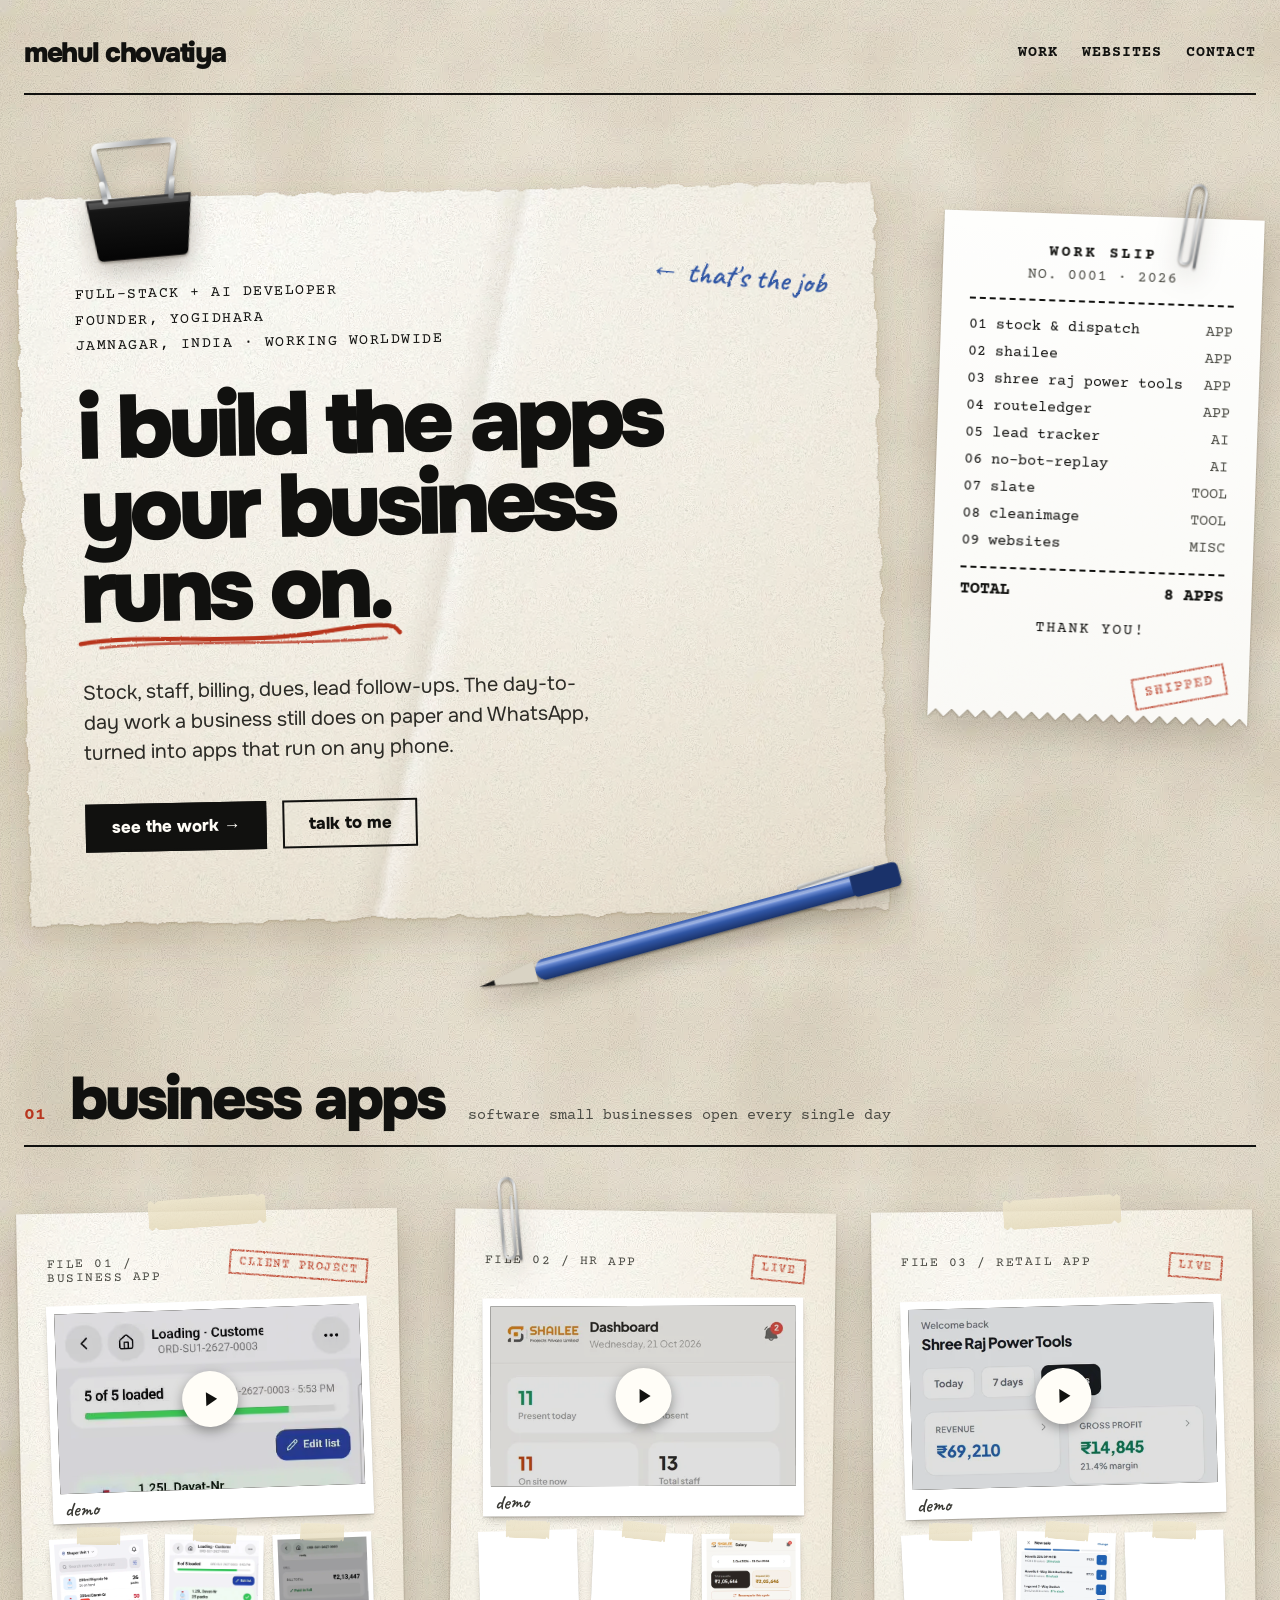
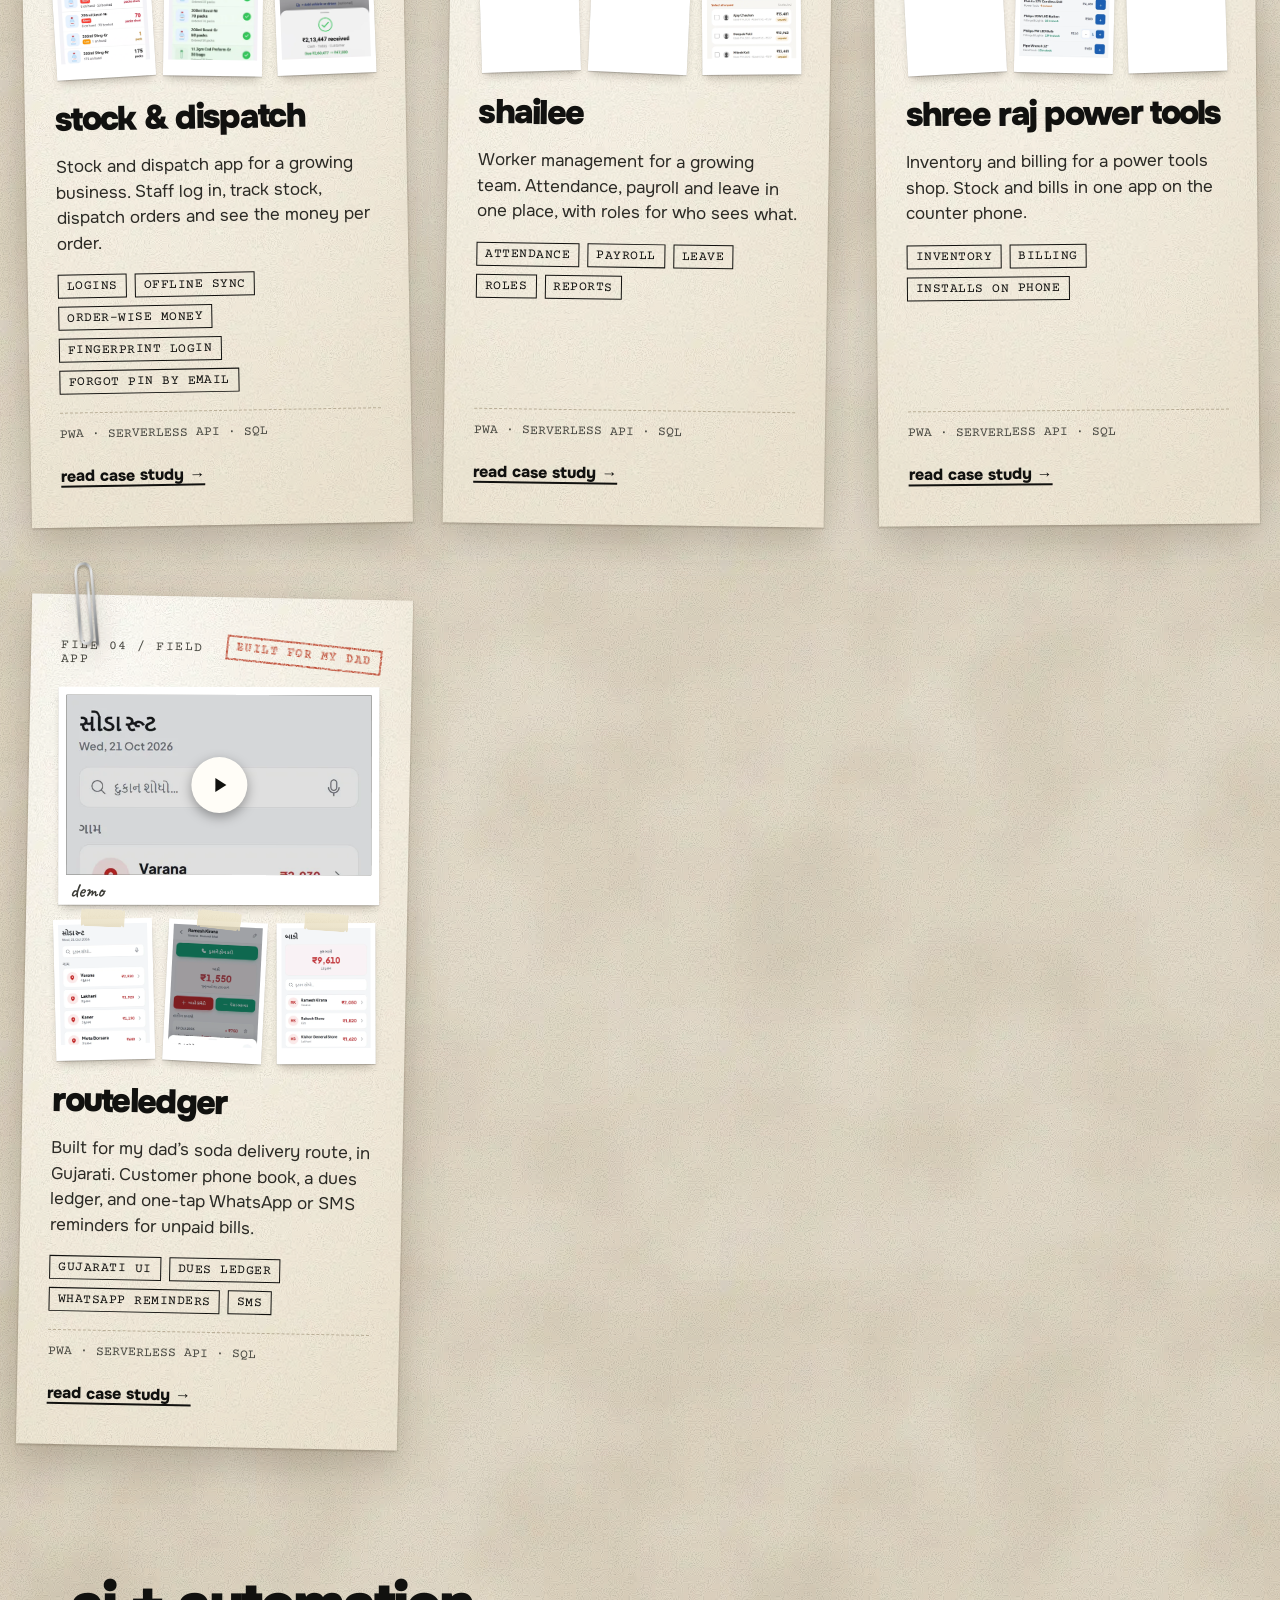
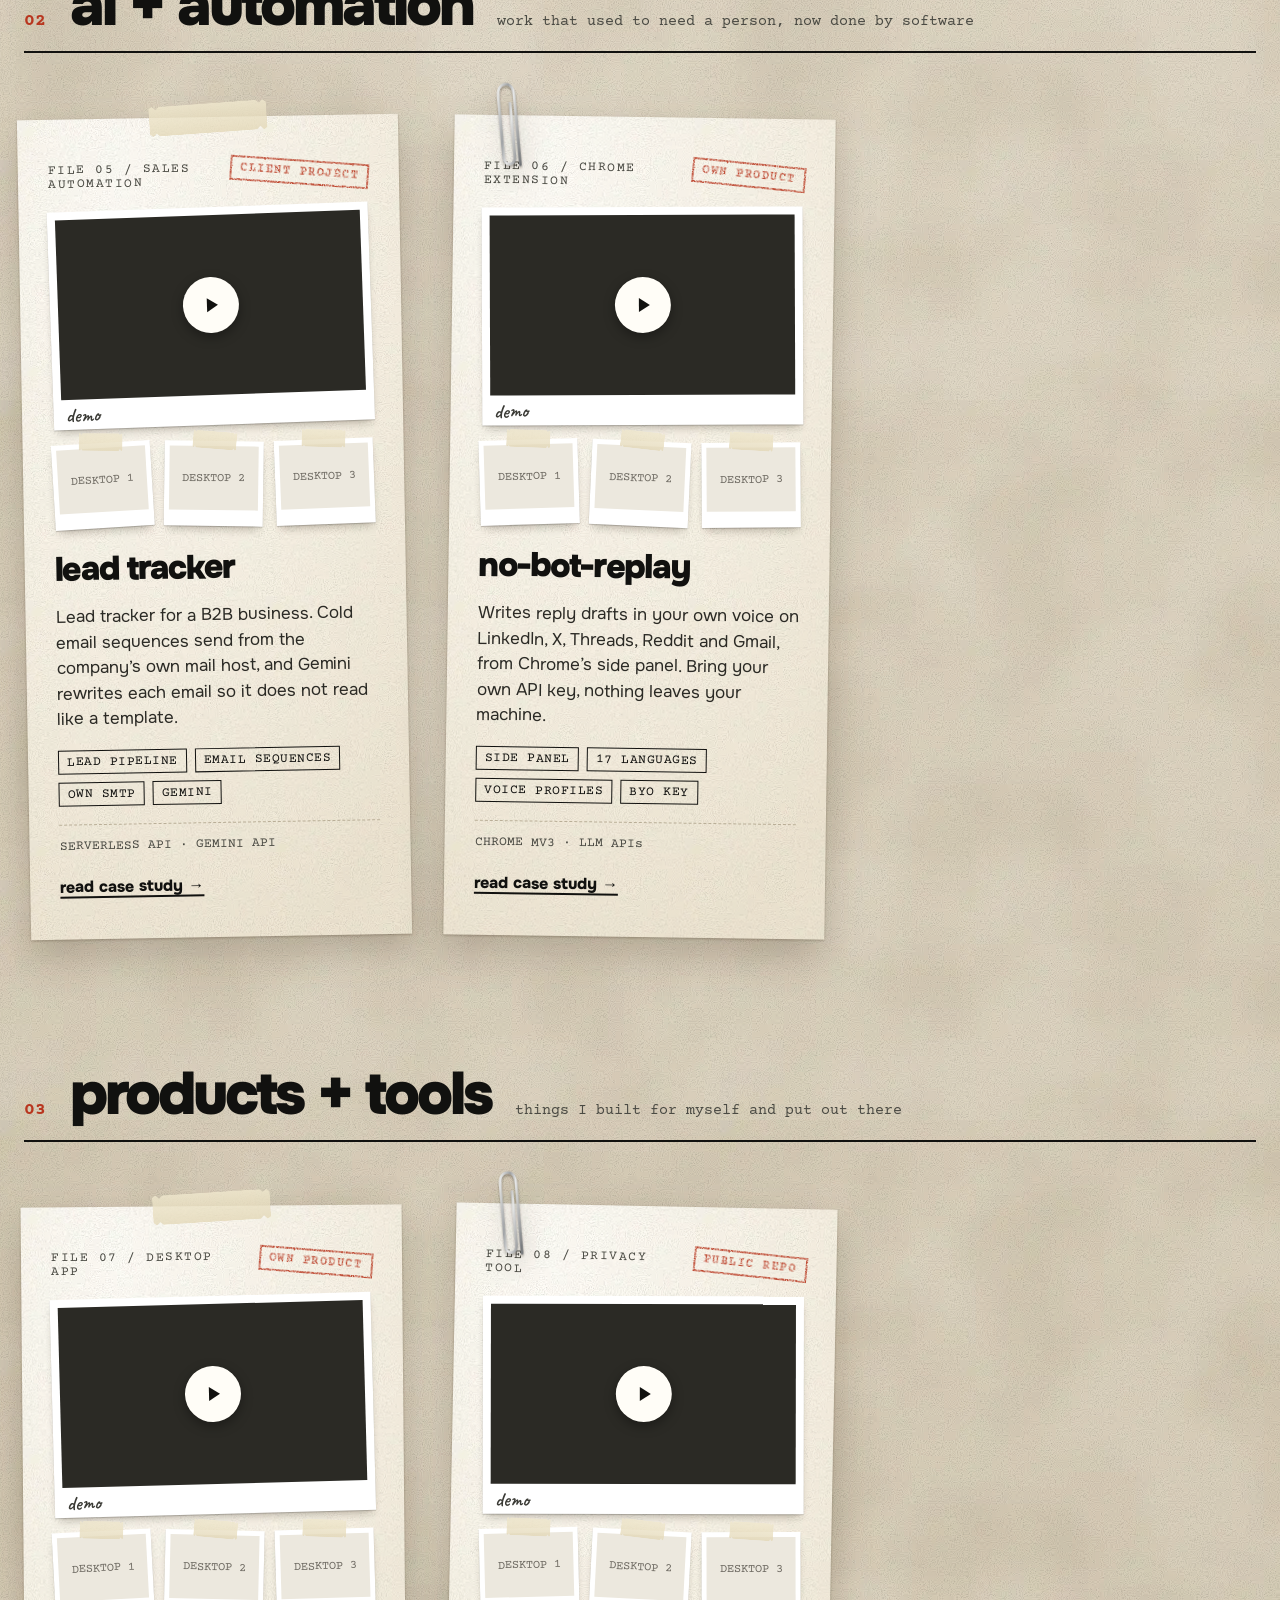
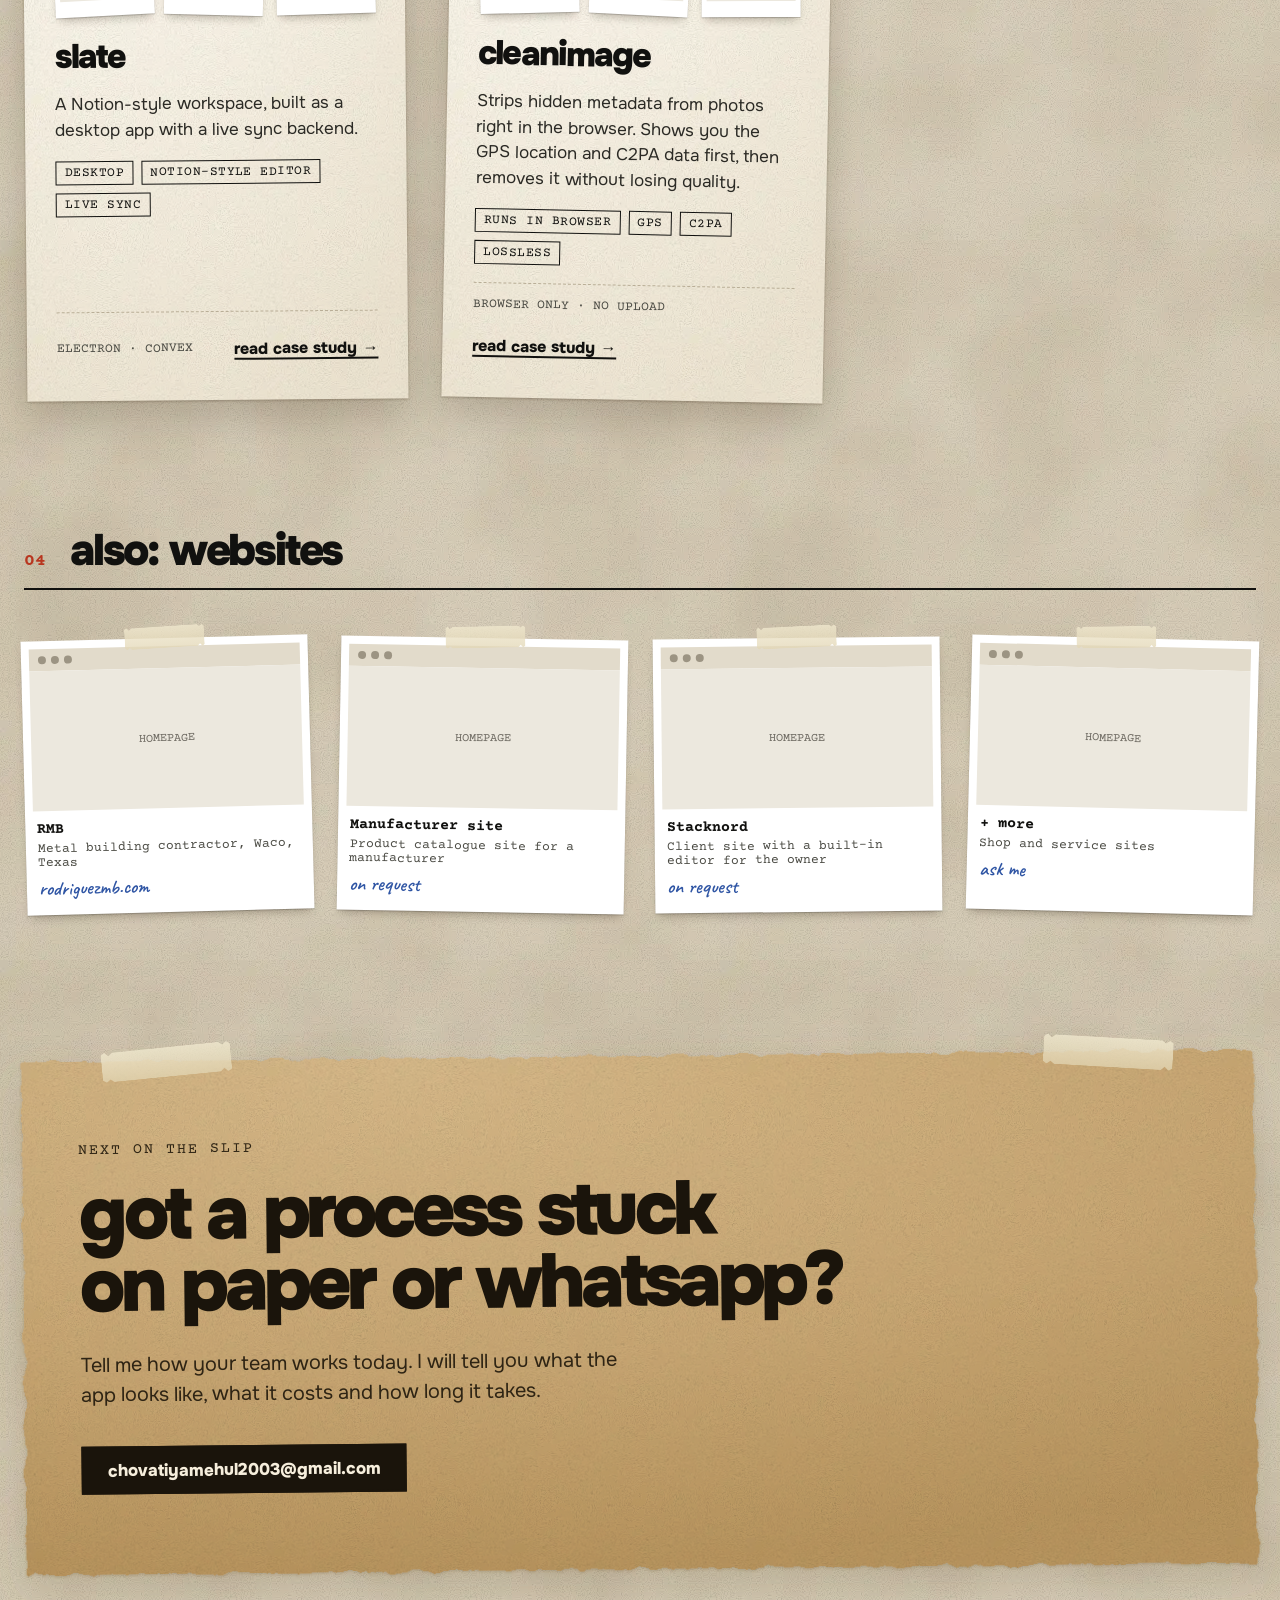
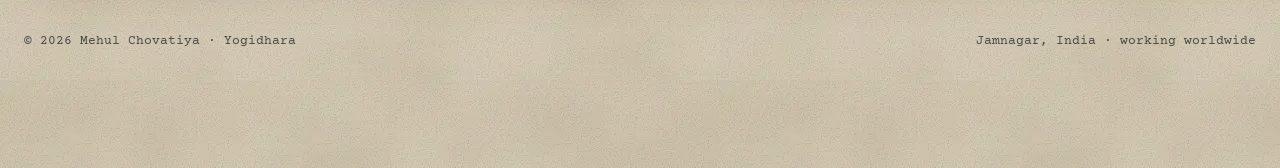
<file: index.html>
<!DOCTYPE html><html lang="en"> <head><meta charset="utf-8"><meta name="viewport" content="width=device-width, initial-scale=1"><title>Mehul Chovatiya · apps for the work your business runs on</title><meta name="description" content="Full-stack and AI developer from Jamnagar, India. Business apps, AI automation and products: stock and dispatch, HR and payroll, billing, sales automation, Chrome extensions."><link rel="canonical" href="https://mehul773.github.io/"><style>@font-face{font-family:'Onest Variable';font-style:normal;font-display:swap;font-weight:100 900;src:url(/_astro/onest-latin-wght-normal.Dun_Rd-l.woff2) format('woff2-variations');}</style><link rel="preload" href="/_astro/onest-latin-wght-normal.Dun_Rd-l.woff2" as="font" type="font/woff2" crossorigin><link rel="preload" href="/_astro/courier-prime-latin-400-normal.BbyBr73r.woff2" as="font" type="font/woff2" crossorigin><meta property="og:type" content="website"><meta property="og:site_name" content="Mehul Chovatiya"><meta property="og:title" content="Mehul Chovatiya · apps for the work your business runs on"><meta property="og:description" content="Full-stack and AI developer from Jamnagar, India. Business apps, AI automation and products: stock and dispatch, HR and payroll, billing, sales automation, Chrome extensions."><meta property="og:url" content="https://mehul773.github.io/"><meta property="og:image" content="https://mehul773.github.io/og.jpg"><meta property="og:image:width" content="1200"><meta property="og:image:height" content="630"><meta name="twitter:card" content="summary_large_image"><meta name="twitter:title" content="Mehul Chovatiya · apps for the work your business runs on"><meta name="twitter:description" content="Full-stack and AI developer from Jamnagar, India. Business apps, AI automation and products: stock and dispatch, HR and payroll, billing, sales automation, Chrome extensions."><meta name="twitter:image" content="https://mehul773.github.io/og.jpg"><meta name="author" content="Mehul Chovatiya"><meta name="theme-color" content="#E2DACB"><link rel="icon" href="/favicon.svg" type="image/svg+xml"><link rel="sitemap" href="/sitemap.xml"><script type="application/ld+json">{"@context":"https://schema.org","@type":"Person","@id":"https://mehul773.github.io/#mehul","name":"Mehul Chovatiya","url":"https://mehul773.github.io/","jobTitle":"Full-stack and AI developer","email":"mailto:chovatiyamehul2003@gmail.com","knowsAbout":["Progressive web apps","Business software","AI automation","Chrome extensions"],"worksFor":{"@type":"Organization","name":"Yogidhara","url":"https://yogidhara.com"},"address":{"@type":"PostalAddress","addressLocality":"Jamnagar","addressRegion":"Gujarat","addressCountry":"IN"},"sameAs":["https://github.com/Mehul773","https://www.linkedin.com/in/mehul-chovatiya-15a0521ba"]}</script><style>@font-face{font-family:Courier Prime;font-style:normal;font-display:swap;font-weight:400;src:url(/_astro/courier-prime-latin-ext-400-normal.B-EsvyE4.woff2) format("woff2"),url(/_astro/courier-prime-latin-ext-400-normal.CKOCNFvK.woff) format("woff");unicode-range:U+0100-02BA,U+02BD-02C5,U+02C7-02CC,U+02CE-02D7,U+02DD-02FF,U+0304,U+0308,U+0329,U+1D00-1DBF,U+1E00-1E9F,U+1EF2-1EFF,U+2020,U+20A0-20AB,U+20AD-20C0,U+2113,U+2C60-2C7F,U+A720-A7FF}@font-face{font-family:Courier Prime;font-style:normal;font-display:swap;font-weight:400;src:url(/_astro/courier-prime-latin-400-normal.BbyBr73r.woff2) format("woff2"),url(/_astro/courier-prime-latin-400-normal.BAlbUm6l.woff) format("woff");unicode-range:U+0000-00FF,U+0131,U+0152-0153,U+02BB-02BC,U+02C6,U+02DA,U+02DC,U+0304,U+0308,U+0329,U+2000-206F,U+20AC,U+2122,U+2191,U+2193,U+2212,U+2215,U+FEFF,U+FFFD}@font-face{font-family:Courier Prime;font-style:normal;font-display:swap;font-weight:700;src:url(/_astro/courier-prime-latin-ext-700-normal.ByMJlNdM.woff2) format("woff2"),url(/_astro/courier-prime-latin-ext-700-normal.BIFoAzHx.woff) format("woff");unicode-range:U+0100-02BA,U+02BD-02C5,U+02C7-02CC,U+02CE-02D7,U+02DD-02FF,U+0304,U+0308,U+0329,U+1D00-1DBF,U+1E00-1E9F,U+1EF2-1EFF,U+2020,U+20A0-20AB,U+20AD-20C0,U+2113,U+2C60-2C7F,U+A720-A7FF}@font-face{font-family:Courier Prime;font-style:normal;font-display:swap;font-weight:700;src:url(/_astro/courier-prime-latin-700-normal.D1YCjmaD.woff2) format("woff2"),url(/_astro/courier-prime-latin-700-normal.CVvp4Sof.woff) format("woff");unicode-range:U+0000-00FF,U+0131,U+0152-0153,U+02BB-02BC,U+02C6,U+02DA,U+02DC,U+0304,U+0308,U+0329,U+2000-206F,U+20AC,U+2122,U+2191,U+2193,U+2212,U+2215,U+FEFF,U+FFFD}@font-face{font-family:Caveat;font-style:normal;font-display:swap;font-weight:600;src:url(/_astro/caveat-cyrillic-ext-600-normal.DDEJyoof.woff2) format("woff2"),url(/_astro/caveat-cyrillic-ext-600-normal.BLVNc-Ct.woff) format("woff");unicode-range:U+0460-052F,U+1C80-1C8A,U+20B4,U+2DE0-2DFF,U+A640-A69F,U+FE2E-FE2F}@font-face{font-family:Caveat;font-style:normal;font-display:swap;font-weight:600;src:url(/_astro/caveat-cyrillic-600-normal.Ba_MyzgW.woff2) format("woff2"),url(/_astro/caveat-cyrillic-600-normal.CqH0c_uj.woff) format("woff");unicode-range:U+0301,U+0400-045F,U+0490-0491,U+04B0-04B1,U+2116}@font-face{font-family:Caveat;font-style:normal;font-display:swap;font-weight:600;src:url(/_astro/caveat-latin-ext-600-normal.DDJRD6ps.woff2) format("woff2"),url(/_astro/caveat-latin-ext-600-normal.shBvSnoU.woff) format("woff");unicode-range:U+0100-02BA,U+02BD-02C5,U+02C7-02CC,U+02CE-02D7,U+02DD-02FF,U+0304,U+0308,U+0329,U+1D00-1DBF,U+1E00-1E9F,U+1EF2-1EFF,U+2020,U+20A0-20AB,U+20AD-20C0,U+2113,U+2C60-2C7F,U+A720-A7FF}@font-face{font-family:Caveat;font-style:normal;font-display:swap;font-weight:600;src:url(/_astro/caveat-latin-600-normal.zlTlWIYU.woff2) format("woff2"),url(/_astro/caveat-latin-600-normal.DUjB8dgm.woff) format("woff");unicode-range:U+0000-00FF,U+0131,U+0152-0153,U+02BB-02BC,U+02C6,U+02DA,U+02DC,U+0304,U+0308,U+0329,U+2000-206F,U+20AC,U+2122,U+2191,U+2193,U+2212,U+2215,U+FEFF,U+FFFD}:root{--ink: #11110f;--ink-2: #2b2a25;--muted: #4a4a43;--faint: #6e6a62;--rule: #b9ae97;--accent: #b8361f;--pen: #2f55a4;--paper-hi: #fffefa;--paper: #f8f3e7;--paper-lo: #eee6d4;--desk: #e2dacb;--mono: "Courier Prime", "Courier New", monospace;--sans: "Onest Variable", "Onest", "Helvetica Neue", Arial, sans-serif;--hand: "Caveat", cursive;--shadow-sheet: drop-shadow(0 1px 1px rgba(45, 32, 15, .28)) drop-shadow(0 16px 20px rgba(45, 32, 15, .22));--shadow-photo: 0 1px 1px rgba(0, 0, 0, .18), 0 6px 10px -4px rgba(45, 32, 15, .32)}*,*:before,*:after{box-sizing:border-box}html{-webkit-text-size-adjust:100%;scroll-behavior:smooth}@media(prefers-reduced-motion:reduce){html{scroll-behavior:auto}}body{margin:0;color:var(--ink);font-family:var(--sans);background-color:var(--desk);background-image:url(/textures/fiber.webp),url(/textures/blotch.webp),radial-gradient(140% 90% at 50% 0%,#ede7da,#e2daca 55%,#d6ccb8);background-blend-mode:multiply,multiply,normal;background-size:240px 240px,720px 720px,auto;background-attachment:scroll;overflow-x:hidden}img,video{max-width:100%;height:auto;display:block}a{color:var(--ink)}a:hover{color:var(--accent)}:focus-visible{outline:3px solid var(--pen);outline-offset:3px}.skip{position:absolute;left:12px;top:-60px;z-index:50;padding:12px 16px;background:var(--ink);color:#fff;font-family:var(--mono)}.skip:focus{top:12px;color:#fff}.wrap{position:relative;max-width:1280px;margin:0 auto;padding:32px 24px 120px}.mono{font-family:var(--mono)}.hand{font-family:var(--hand);font-weight:600}.sr-only{position:absolute;width:1px;height:1px;padding:0;margin:-1px;overflow:hidden;clip:rect(0 0 0 0);white-space:nowrap;border:0}.site-head{display:flex;flex-wrap:wrap;justify-content:space-between;align-items:center;gap:16px;padding-bottom:20px;border-bottom:2px solid var(--ink)}.logo{font-weight:900;font-size:28px;letter-spacing:-1.5px;text-decoration:none}.site-nav{display:flex;flex-wrap:wrap;gap:24px;font-family:var(--mono);font-size:15px;font-weight:700;letter-spacing:1px}.site-nav a{text-decoration:none;padding:12px 0;display:inline-block}.sheet{position:relative;isolation:isolate}.sheet:before{content:"";position:absolute;inset:0;z-index:-1;background-image:url(/textures/fiber.webp),radial-gradient(120% 100% at 25% 8%,var(--paper-hi) 0%,var(--paper) 55%,var(--paper-lo) 100%);background-blend-mode:multiply,normal;filter:var(--shadow-sheet)}.sheet--torn:before{filter:url(#torn) var(--shadow-sheet)}.sheet--napkin:before{background-image:url(/textures/fiber.webp),linear-gradient(103deg,#0000 47%,#3c2d140f 49.5%,#ffffff80 50.5%,#0000 53%),radial-gradient(120% 100% at 25% 8%,#fffffc,#f6f2e8 60%,#ece5d6);background-blend-mode:multiply,normal,normal}.sheet--kraft:before{background-image:url(/textures/fiber.webp),radial-gradient(120% 100% at 30% 0%,#d6b98a,#c8a774 60%,#b8955f)}.tilt{transform:rotate(var(--tilt, 0deg))}.tape{position:absolute;z-index:3;height:30px;background:linear-gradient(180deg,#f0e8cecc,#e2d6b4bd);clip-path:polygon(0 8%,3% 0,6% 12%,9% 2%,91% 0,94% 10%,97% 1%,100% 9%,100% 92%,97% 100%,94% 88%,91% 99%,9% 100%,6% 90%,3% 100%,0 91%);pointer-events:none}.prop{position:absolute;z-index:4;pointer-events:none;filter:drop-shadow(0 2px 1px rgba(30,20,8,.35)) drop-shadow(0 10px 12px rgba(30,20,8,.25))}.stamp{filter:url(#stamp);display:inline-block;font-family:var(--mono);font-weight:700;letter-spacing:1.5px;color:var(--accent);border:2.5px solid var(--accent);opacity:.9;white-space:nowrap}.ink{filter:url(#ink)}.photo{position:relative;background:#fff;box-shadow:var(--shadow-photo)}.placeholder{display:flex;align-items:center;justify-content:center;text-align:center;background:#ece8de;color:var(--faint);font-family:var(--mono);font-size:12px;padding:8px}.hero{display:flex;flex-wrap:wrap;gap:56px;padding:96px 0 120px;align-items:flex-start}.hero-sheet{flex:999 1 560px;min-width:0;padding:84px 56px 72px}.hero-eyebrow{margin:0 0 28px;font-family:var(--mono);font-size:15px;letter-spacing:1.5px;line-height:1.7}.hero h1{margin:0;font-weight:900;font-size:clamp(46px,7vw,92px);line-height:.92;letter-spacing:-.06em}.underline{position:relative;display:inline-block}.underline svg{position:absolute;left:-6px;bottom:-18px;width:106%;height:26px}.hero-lede{margin:44px 0 0;font-size:20px;line-height:1.5;max-width:520px;color:var(--ink-2)}.hero-note{position:absolute;right:48px;top:72px;margin:0;font-size:30px;color:var(--pen);transform:rotate(6deg)}.btn-row{display:flex;flex-wrap:wrap;gap:16px;margin-top:36px}.btn{display:inline-flex;align-items:center;min-height:48px;padding:0 24px;text-decoration:none;font-weight:800;font-size:17px;border:2px solid var(--ink)}.btn--solid{background:var(--ink);color:#fffdf7}.btn--solid:hover{background:var(--accent);border-color:var(--accent);color:#fffdf7}.receipt-wrap{flex:1 1 320px;min-width:0;position:relative;margin-top:24px;filter:var(--shadow-sheet)}.receipt{position:relative;padding:30px 28px 84px;font-family:var(--mono);font-size:15px;background-image:url(/textures/fiber.webp),linear-gradient(180deg,#fdfdfa,#f5f4ee);background-blend-mode:soft-light,normal;-webkit-mask:linear-gradient(#000 0 0) top / 100% calc(100% - 9px) no-repeat,conic-gradient(from -45deg at bottom,#0000,#000 1deg 89deg,#0000 90deg) bottom / 16px 9px repeat-x;mask:linear-gradient(#000 0 0) top / 100% calc(100% - 9px) no-repeat,conic-gradient(from -45deg at bottom,#0000,#000 1deg 89deg,#0000 90deg) bottom / 16px 9px repeat-x}.receipt h2{margin:0;text-align:center;font-size:15px;letter-spacing:3px}.receipt-lines{list-style:none;margin:0;padding:12px 0;border-top:2px dashed var(--ink);border-bottom:2px dashed var(--ink)}.receipt-lines a{display:flex;justify-content:space-between;gap:12px;padding:5px 0;text-decoration:none}.receipt-lines a span:last-child{color:var(--muted)}.shelf{padding:32px 0 96px;scroll-margin-top:24px}.shelf-head{display:flex;flex-wrap:wrap;align-items:baseline;gap:8px 24px;border-bottom:2px solid var(--ink);padding-bottom:16px;margin-bottom:64px}.shelf-head .no{font-family:var(--mono);font-size:18px;font-weight:700;color:var(--accent)}.shelf-head h2{margin:0;font-weight:900;font-size:clamp(36px,5vw,60px);letter-spacing:-.05em;line-height:1}.shelf-head p{margin:0;flex:1 1 280px;font-family:var(--mono);font-size:15px;color:var(--muted)}.cards{display:grid;grid-template-columns:repeat(auto-fill,minmax(min(340px,100%),1fr));gap:72px 44px}.card{padding:44px 30px 30px;display:flex;flex-direction:column;gap:18px;transition:transform .25s ease}.card:hover{transform:rotate(var(--tilt, 0deg)) translateY(-4px)}.card-top{display:flex;justify-content:space-between;align-items:flex-start;gap:12px}.card-file{font-family:var(--mono);font-size:13px;letter-spacing:1.5px;color:var(--muted)}.card .stamp{font-size:12px;padding:4px 8px;transform:rotate(5deg)}.card h3{margin:6px 0 0;font-weight:900;font-size:34px;letter-spacing:-.05em;line-height:1}.card h3 a{text-decoration:none}.card h3 a:after{content:"";position:absolute;inset:0;z-index:1}.card-what{margin:0;font-size:17px;line-height:1.5;color:var(--ink-2)}.tags{display:flex;flex-wrap:wrap;gap:8px;list-style:none;margin:0;padding:0}.tags li{font-family:var(--mono);font-size:13px;letter-spacing:.5px;border:1.5px solid var(--ink);padding:4px 8px}.card-foot{display:flex;flex-wrap:wrap;justify-content:space-between;align-items:center;gap:12px;border-top:1.5px dashed var(--rule);padding-top:14px;margin-top:auto}.card-foot .stack{font-family:var(--mono);font-size:13px;color:var(--muted)}.card-foot .more{font-weight:800;font-size:16px;min-height:44px;display:inline-flex;align-items:center;text-decoration:underline;text-decoration-thickness:2px;text-underline-offset:4px}.media-main{padding:8px 8px 30px;transform:rotate(-1deg)}.media-main .frame{position:relative;height:180px;background:var(--ink-2);display:flex;align-items:center;justify-content:center;overflow:hidden}.media-main .frame img{position:absolute;inset:0;width:100%;height:100%;object-fit:cover;object-position:top;opacity:.85}.media-main .play{position:relative;z-index:1;box-shadow:0 4px 12px #00000059}.media-main .label{position:absolute;left:12px;bottom:2px;font-size:20px;color:#3a3a35}.play{width:56px;height:56px;border-radius:50%;background:#fffdf7;display:flex;align-items:center;justify-content:center}.media-shots{display:flex;gap:12px;margin-top:-2px}.media-shots .photo{flex:1 1 0;min-width:0;padding:5px 5px 16px}.media-shots img{width:100%;object-fit:cover;object-position:top}.sites{display:grid;grid-template-columns:repeat(auto-fill,minmax(min(240px,100%),1fr));gap:40px 28px}.site-card{display:block;padding:8px 8px 14px;text-decoration:none}.site-card .bar{display:flex;gap:5px;padding:7px 9px;background:#e2dbcb}.site-card .bar span{width:8px;height:8px;border-radius:50%;background:#9c9483}.site-card p{margin:4px 4px 0}.contact{margin-top:48px;padding:80px 56px;scroll-margin-top:24px}.contact h2{margin:0;font-weight:900;font-size:clamp(38px,6vw,76px);line-height:.95;letter-spacing:-.06em;color:#1a140b}.contact p{color:#2e2414}.contact .btn{border-color:#1a140b;color:#1a140b}.contact .btn--solid{background:#1a140b;color:#f6eedc}.contact .btn--solid:hover{background:var(--accent);border-color:var(--accent)}.site-foot{margin-top:64px;display:flex;flex-wrap:wrap;justify-content:space-between;gap:12px;font-family:var(--mono);font-size:13px;color:var(--muted)}.cs-head{padding:64px 0 40px}.cs-head h1{margin:24px 0 0;font-weight:900;font-size:clamp(48px,8vw,104px);line-height:.9;letter-spacing:-.06em}.cs-head .stamp{font-size:13px;padding:4px 10px;transform:rotate(-3deg)}.demo-login{margin:16px 0 0;font-size:14px;line-height:1.7;color:var(--ink-2)}.demo-login span{color:var(--muted)}.cs-lede{margin:28px 0 0;font-size:22px;line-height:1.5;max-width:700px;color:var(--ink-2)}.facts{display:grid;grid-template-columns:repeat(auto-fit,minmax(200px,1fr));border-top:2px solid var(--ink);border-bottom:2px solid var(--ink);font-family:var(--mono);margin:0}.facts div{padding:20px 20px 20px 0}.facts dt{font-size:13px;letter-spacing:1.5px;color:var(--muted)}.facts dd{margin:6px 0 0;font-size:18px;font-weight:700}.cs-video{margin:64px 0 40px;padding:28px}.cs-video .frame{position:relative;aspect-ratio:16 / 9;background:var(--ink-2);display:flex;align-items:center;justify-content:center}.cs-video video{width:100%;height:100%}.cs-phone{display:flex;flex-wrap:wrap;align-items:center;justify-content:center;gap:56px 72px;margin:72px 0 64px}.device{position:relative;flex:0 0 auto;width:min(320px,100%);padding:12px;background:#141412;border-radius:46px;box-shadow:0 2px 2px #00000040,0 30px 40px -18px #2d200f8c,inset 0 0 0 2px #3a3a36}.device video{display:block;width:100%;height:auto;aspect-ratio:392 / 810;border-radius:34px;background:#2b2a25;object-fit:cover}.flow{flex:1 1 360px;min-width:0;max-width:560px;padding:40px 36px 32px}.flow-head{margin:0 0 16px;font-size:14px;letter-spacing:2px;color:var(--muted)}.flow ol{margin:0;padding:0;list-style:none;counter-reset:step}.flow li{counter-increment:step;display:flex;gap:16px;padding:12px 0;border-bottom:1.5px dashed var(--rule);font-size:18px;line-height:1.45}.flow li:before{content:counter(step,decimal-leading-zero);font-family:var(--mono);font-weight:700;color:var(--accent);flex:0 0 auto;padding-top:2px}.flow-note{margin:18px 0 0;font-size:24px;color:var(--pen)}.cs-screens.cs-screens--phone{grid-template-columns:repeat(auto-fill,minmax(min(140px,45%),1fr));gap:28px 20px}.cs-screens--phone figure{padding:6px 6px 12px}.cs-screens--phone img{width:100%;height:auto;background:#ece8de}.cs-screens--phone figcaption{font-size:13px;margin-top:8px}.cs-screens{display:grid;grid-template-columns:repeat(auto-fill,minmax(min(200px,100%),1fr));gap:32px 24px;padding:8px 0 56px}.cs-screens figure{margin:0;padding:10px 10px 16px}.cs-screens figcaption{margin-top:12px;text-align:center;font-family:var(--mono);font-size:14px}.cs-block{display:flex;flex-wrap:wrap;gap:24px 48px;padding:32px 0 48px;border-top:1.5px dashed var(--rule)}.cs-block>header{flex:1 1 240px;min-width:0}.cs-block>header .no{font-family:var(--mono);font-size:18px;font-weight:700;color:var(--accent)}.cs-block>header h2{margin:8px 0 0;font-weight:900;font-size:44px;letter-spacing:-.05em;line-height:1}.cs-block>.body{flex:2 1 420px;min-width:0}.features{display:grid;grid-template-columns:repeat(auto-fill,minmax(min(220px,100%),1fr));gap:20px;list-style:none;margin:0;padding:0}.features li{padding:20px}.features h3{margin:0;font-weight:800;font-size:19px;letter-spacing:-.02em}.features p{margin:8px 0 0;font-size:16px;line-height:1.5;color:var(--ink-2)}.quote{margin-top:32px;padding:48px 40px}.quote blockquote{margin:0;font-weight:900;font-size:clamp(28px,4vw,48px);line-height:1.05;letter-spacing:-.04em}.cs-next{display:flex;flex-wrap:wrap;justify-content:space-between;align-items:center;gap:24px;margin-top:72px;padding-top:32px;border-top:2px solid var(--ink)}.zoom{display:block;width:100%;padding:0;border:0;background:none;cursor:zoom-in}.zoom:hover img{filter:brightness(1.04)}.lightbox{width:100vw;height:100dvh;max-width:none;max-height:none;margin:0;padding:0;border:0;background:transparent;color:#f2efe6}.lightbox::backdrop{background:#11110fe0}.lightbox[open]{display:flex;align-items:center;justify-content:center}.lb-figure{margin:0;display:flex;flex-direction:column;align-items:center;gap:14px;pointer-events:none}.lb-img{max-width:min(92vw,1200px);max-height:calc(100dvh - 120px);width:auto;height:auto;background:#fff;box-shadow:0 20px 50px #00000080;pointer-events:auto}.lb-cap{font-size:15px;letter-spacing:1px}.lb-btn{position:fixed;width:52px;height:52px;border-radius:50%;border:0;background:#fffdf7;color:#11110f;font-size:22px;font-weight:700;cursor:pointer;box-shadow:0 6px 16px #0006}.lb-btn:hover{background:var(--accent);color:#fffdf7}.lb-prev{left:20px;top:50%;transform:translateY(-50%)}.lb-next{right:20px;top:50%;transform:translateY(-50%)}.lb-close{right:20px;top:20px}@media(max-width:720px){.wrap{padding:20px 16px 80px}.hero{padding:64px 0 80px;gap:48px}.hero-sheet{padding:64px 24px 48px}.hero-note,.prop--pen{display:none}.tilt{transform:rotate(calc(var(--tilt, 0deg) * .4))}.card{padding:40px 20px 24px}.contact{padding:56px 24px}.cs-video{padding:12px}.lb-prev,.lb-next{top:auto;bottom:20px;transform:none}.lb-img{max-height:calc(100dvh - 160px)}.sheet--torn:before{filter:none}.sheet:before{filter:none;box-shadow:0 1px 1px #2d200f40,0 12px 18px -8px #2d200f4d}.receipt-wrap{filter:none}.prop{filter:drop-shadow(0 4px 4px rgba(30,20,8,.3))}.ink,.stamp{filter:none}}@media(prefers-reduced-motion:reduce){.card,.card:hover{transition:none}}
</style></head> <body> <a class="skip" href="#main">Skip to content</a> <!-- Paper effects: filters + gradients used across the page. Drawn in code, no photos. --> <svg aria-hidden="true" width="0" height="0" style="position:absolute"> <defs> <filter id="torn" x="-4%" y="-4%" width="108%" height="108%"> <feTurbulence type="fractalNoise" baseFrequency="0.045" numOctaves="4" seed="7" result="n"></feTurbulence> <feDisplacementMap in="SourceGraphic" in2="n" scale="9" xChannelSelector="R" yChannelSelector="G"></feDisplacementMap> </filter> <filter id="ink" x="-5%" y="-20%" width="110%" height="140%"> <feTurbulence type="fractalNoise" baseFrequency="0.7" numOctaves="2" result="t"></feTurbulence> <feDisplacementMap in="SourceGraphic" in2="t" scale="2.2" xChannelSelector="R" yChannelSelector="G"></feDisplacementMap> </filter> <filter id="stamp" x="-10%" y="-20%" width="120%" height="140%"> <feTurbulence type="fractalNoise" baseFrequency="0.9" numOctaves="2" seed="3" result="noise"></feTurbulence> <feColorMatrix in="noise" type="matrix" values="0 0 0 0 0  0 0 0 0 0  0 0 0 0 0  0 0 0 -2.4 1.9" result="holes"></feColorMatrix> <feComposite in="SourceGraphic" in2="holes" operator="in" result="speckled"></feComposite> <feTurbulence type="fractalNoise" baseFrequency="0.5" numOctaves="2" result="t2"></feTurbulence> <feDisplacementMap in="speckled" in2="t2" scale="2" xChannelSelector="R" yChannelSelector="G"></feDisplacementMap> </filter> <linearGradient id="metal" x1="0" y1="0" x2="1" y2="1"> <stop offset="0" stop-color="#F4F4F2"></stop><stop offset=".35" stop-color="#9DA0A3"></stop><stop offset=".55" stop-color="#E9EAEA"></stop><stop offset="1" stop-color="#6D7074"></stop> </linearGradient> <linearGradient id="clipbody" x1="0" y1="0" x2="0" y2="1"> <stop offset="0" stop-color="#3A3A3A"></stop><stop offset=".18" stop-color="#151515"></stop><stop offset="1" stop-color="#050505"></stop> </linearGradient> <linearGradient id="barrel" x1="0" y1="0" x2="0" y2="1"> <stop offset="0" stop-color="#3B5FB0"></stop><stop offset=".3" stop-color="#6F8FD6"></stop><stop offset=".55" stop-color="#2F55A4"></stop><stop offset="1" stop-color="#1A326A"></stop> </linearGradient> </defs> </svg> <div class="wrap"> <header class="site-head"> <a class="logo" href="/">mehul chovatiya</a> <nav class="site-nav" aria-label="Main"> <a href="/#apps">WORK</a> <a href="/#websites">WEBSITES</a> <a href="/#contact">CONTACT</a> </nav> </header> <main id="main">  <section class="hero" id="top"> <div class="sheet sheet--napkin sheet--torn hero-sheet tilt" style="--tilt:-1.2deg"> <svg aria-hidden="true" class="prop" viewBox="0 0 120 112" width="132" style="top:-58px;left:56px;transform:rotate(-4deg)"><path d="M34 54 L24 10 Q22 3 29 3 L91 3 Q98 3 96 10 L86 54" fill="none" stroke="url(#metal)" stroke-width="5" stroke-linecap="round"></path><path d="M12 52 L108 52 L101 104 Q100 108 96 108 L24 108 Q20 108 19 104 Z" fill="url(#clipbody)"></path><path d="M14 54 L106 54 L105 60 L15 60 Z" fill="#FFFFFF" opacity=".18"></path><path d="M30 54 L28 38 M90 54 L92 38" stroke="url(#metal)" stroke-width="5" stroke-linecap="round"></path></svg> <p class="hero-eyebrow">FULL-STACK + AI DEVELOPER<br>FOUNDER, YOGIDHARA<br>JAMNAGAR, INDIA · WORKING WORLDWIDE</p> <h1>i build the apps<br>your business<br><span class="underline">runs on.<svg aria-hidden="true" class="ink" viewBox="0 0 400 30" preserveAspectRatio="none"><path d="M6 20 C 80 8, 200 26, 300 12 S 390 10, 396 14" fill="none" stroke="#B8361F" stroke-width="5" stroke-linecap="round"></path><path d="M30 25 C 140 16, 260 28, 380 20" fill="none" stroke="#B8361F" stroke-width="3" stroke-linecap="round" opacity=".8"></path></svg></span></h1> <p class="hero-lede">Stock, staff, billing, dues, lead follow-ups. The day-to-day work a business still does on paper and WhatsApp, turned into apps that run on any phone.</p> <p class="hero-note hand ink" aria-hidden="true">← that's the job</p> <div class="btn-row"> <a class="btn btn--solid" href="#apps">see the work →</a> <a class="btn" href="#contact">talk to me</a> </div> <svg aria-hidden="true" class="prop prop--pen" viewBox="0 0 520 40" width="460" style="right:-40px;bottom:-34px;transform:rotate(-14deg)"><rect x="70" y="8" width="380" height="24" rx="12" fill="url(#barrel)"></rect><rect x="70" y="11" width="380" height="4" rx="2" fill="#FFFFFF" opacity=".35"></rect><path d="M70 8 L22 17 Q8 20 22 23 L70 32 Z" fill="#D9D3C4"></path><path d="M22 17 L4 20 L22 23 Z" fill="#1A1A1A"></path><rect x="440" y="6" width="56" height="28" rx="6" fill="#1A326A"></rect><rect x="380" y="3" width="90" height="6" rx="3" fill="url(#metal)"></rect></svg> </div> <div class="receipt-wrap tilt" style="--tilt:2deg"> <svg aria-hidden="true" class="prop" viewBox="0 0 40 120" width="32" style="top:-38px;right:54px;transform:rotate(8deg)"><path d="M28 108 L28 22 Q28 6 18 6 Q8 6 8 22 L8 96 Q8 106 15 106 Q22 106 22 96 L22 30" fill="none" stroke="url(#metal)" stroke-width="3.2" stroke-linecap="round"></path></svg> <aside class="receipt" aria-labelledby="slip-title"> <h2 id="slip-title">WORK SLIP</h2> <p style="margin:6px 0 16px;text-align:center;letter-spacing:1px;color:var(--muted)">NO. 0001 · 2026</p> <ul class="receipt-lines"> <li><a href="/work/stock-dispatch/"><span>01 stock &amp; dispatch</span><span>APP</span></a></li><li><a href="/work/shailee/"><span>02 shailee</span><span>APP</span></a></li><li><a href="/work/shree-raj-power-tools/"><span>03 shree raj power tools</span><span>APP</span></a></li><li><a href="/work/routeledger/"><span>04 routeledger</span><span>APP</span></a></li><li><a href="/work/lead-tracker/"><span>05 lead tracker</span><span>AI</span></a></li><li><a href="/work/no-bot-replay/"><span>06 no-bot-replay</span><span>AI</span></a></li><li><a href="/work/slate/"><span>07 slate</span><span>TOOL</span></a></li><li><a href="/work/cleanimage/"><span>08 cleanimage</span><span>TOOL</span></a></li> <li><a href="#websites"><span>09 websites</span><span>MISC</span></a></li> </ul> <p style="display:flex;justify-content:space-between;margin:12px 0 0;font-weight:700;font-size:17px"><span>TOTAL</span><span>8 APPS</span></p> <p style="margin:18px 0 0;text-align:center;letter-spacing:2px">THANK YOU!</p> <span class="stamp" aria-hidden="true" style="position:absolute;right:22px;bottom:22px;font-size:14px;letter-spacing:2px;padding:6px 10px;transform:rotate(-12deg)">SHIPPED</span> </aside> </div> </section> <section class="shelf" id="apps" aria-labelledby="apps-title"> <div class="shelf-head"> <span class="no">01</span> <h2 id="apps-title">business apps</h2> <p>software small businesses open every single day</p> </div> <div class="cards"> <article class="sheet card tilt" style="--tilt:-1deg"> <div class="tape" style="top:-14px;left:50%;width:118px;margin-left:-59px;transform:rotate(-3deg)"></div> <div class="card-top"> <span class="card-file">FILE 01 / BUSINESS APP</span> <span class="stamp">CLIENT PROJECT</span> </div> <div class="photo media-main" aria-hidden="true"> <div class="frame"> <img src="/media/stock-dispatch/poster.webp" alt="" loading="lazy" decoding="async"> <span class="play"><svg width="20" height="20" viewBox="0 0 20 20"><path d="M6 3 L17 10 L6 17 Z" fill="#11110F"></path></svg></span> </div> <span class="label hand">demo</span> </div> <div class="media-shots" aria-hidden="true"> <div class="photo tilt" style="--tilt:-2.5deg"> <div class="tape" style="top:-10px;left:50%;width:44px;height:18px;margin-left:-22px;transform:rotate(4deg)"></div> <img src="/media/stock-dispatch/stock.webp" alt="" width="480" height="974" loading="lazy" decoding="async" style="height:120px"> </div><div class="photo tilt" style="--tilt:1.8deg"> <div class="tape" style="top:-10px;left:50%;width:44px;height:18px;margin-left:-22px;transform:rotate(4deg)"></div> <img src="/media/stock-dispatch/loading.webp" alt="" width="392" height="810" loading="lazy" decoding="async" style="height:120px"> </div><div class="photo tilt" style="--tilt:-1.2deg"> <div class="tape" style="top:-10px;left:50%;width:44px;height:18px;margin-left:-22px;transform:rotate(4deg)"></div> <img src="/media/stock-dispatch/payment-received.webp" alt="" width="392" height="810" loading="lazy" decoding="async" style="height:120px"> </div> </div> <h3><a href="/work/stock-dispatch/">stock &amp; dispatch</a></h3> <p class="card-what">Stock and dispatch app for a growing business. Staff log in, track stock, dispatch orders and see the money per order.</p> <ul class="tags" aria-label="Features"> <li>LOGINS</li><li>OFFLINE SYNC</li><li>ORDER-WISE MONEY</li><li>FINGERPRINT LOGIN</li><li>FORGOT PIN BY EMAIL</li> </ul> <div class="card-foot"> <span class="stack">PWA · SERVERLESS API · SQL</span> <span class="more" aria-hidden="true">read case study →</span> </div> </article><article class="sheet card tilt" style="--tilt:0.8deg"> <svg aria-hidden="true" class="prop" viewBox="0 0 40 120" width="32" style="top:-36px;left:40px;transform:rotate(-6deg)"><path d="M28 108 L28 22 Q28 6 18 6 Q8 6 8 22 L8 96 Q8 106 15 106 Q22 106 22 96 L22 30" fill="none" stroke="url(#metal)" stroke-width="3.2" stroke-linecap="round"></path></svg> <div class="card-top"> <span class="card-file">FILE 02 / HR APP</span> <span class="stamp">LIVE</span> </div> <div class="photo media-main" aria-hidden="true"> <div class="frame"> <img src="/media/shailee/poster.webp" alt="" loading="lazy" decoding="async"> <span class="play"><svg width="20" height="20" viewBox="0 0 20 20"><path d="M6 3 L17 10 L6 17 Z" fill="#11110F"></path></svg></span> </div> <span class="label hand">demo</span> </div> <div class="media-shots" aria-hidden="true"> <div class="photo tilt" style="--tilt:-2.5deg"> <div class="tape" style="top:-10px;left:50%;width:44px;height:18px;margin-left:-22px;transform:rotate(4deg)"></div> <img src="/media/shailee/dashboard.webp" alt="" width="480" height="1038" loading="lazy" decoding="async" style="height:120px"> </div><div class="photo tilt" style="--tilt:1.8deg"> <div class="tape" style="top:-10px;left:50%;width:44px;height:18px;margin-left:-22px;transform:rotate(4deg)"></div> <img src="/media/shailee/attendance.webp" alt="" width="480" height="1038" loading="lazy" decoding="async" style="height:120px"> </div><div class="photo tilt" style="--tilt:-1.2deg"> <div class="tape" style="top:-10px;left:50%;width:44px;height:18px;margin-left:-22px;transform:rotate(4deg)"></div> <img src="/media/shailee/salary.webp" alt="" width="480" height="1038" loading="lazy" decoding="async" style="height:120px"> </div> </div> <h3><a href="/work/shailee/">shailee</a></h3> <p class="card-what">Worker management for a growing team. Attendance, payroll and leave in one place, with roles for who sees what.</p> <ul class="tags" aria-label="Features"> <li>ATTENDANCE</li><li>PAYROLL</li><li>LEAVE</li><li>ROLES</li><li>REPORTS</li> </ul> <div class="card-foot"> <span class="stack">PWA · SERVERLESS API · SQL</span> <span class="more" aria-hidden="true">read case study →</span> </div> </article><article class="sheet card tilt" style="--tilt:-0.5deg"> <div class="tape" style="top:-14px;left:50%;width:118px;margin-left:-59px;transform:rotate(-3deg)"></div> <div class="card-top"> <span class="card-file">FILE 03 / RETAIL APP</span> <span class="stamp">LIVE</span> </div> <div class="photo media-main" aria-hidden="true"> <div class="frame"> <img src="/media/shree-raj-power-tools/poster.webp" alt="" loading="lazy" decoding="async"> <span class="play"><svg width="20" height="20" viewBox="0 0 20 20"><path d="M6 3 L17 10 L6 17 Z" fill="#11110F"></path></svg></span> </div> <span class="label hand">demo</span> </div> <div class="media-shots" aria-hidden="true"> <div class="photo tilt" style="--tilt:-2.5deg"> <div class="tape" style="top:-10px;left:50%;width:44px;height:18px;margin-left:-22px;transform:rotate(4deg)"></div> <img src="/media/shree-raj-power-tools/dashboard.webp" alt="" width="480" height="1038" loading="lazy" decoding="async" style="height:120px"> </div><div class="photo tilt" style="--tilt:1.8deg"> <div class="tape" style="top:-10px;left:50%;width:44px;height:18px;margin-left:-22px;transform:rotate(4deg)"></div> <img src="/media/shree-raj-power-tools/products.webp" alt="" width="480" height="1038" loading="lazy" decoding="async" style="height:120px"> </div><div class="photo tilt" style="--tilt:-1.2deg"> <div class="tape" style="top:-10px;left:50%;width:44px;height:18px;margin-left:-22px;transform:rotate(4deg)"></div> <img src="/media/shree-raj-power-tools/sale-saved.webp" alt="" width="480" height="1038" loading="lazy" decoding="async" style="height:120px"> </div> </div> <h3><a href="/work/shree-raj-power-tools/">shree raj power tools</a></h3> <p class="card-what">Inventory and billing for a power tools shop. Stock and bills in one app on the counter phone.</p> <ul class="tags" aria-label="Features"> <li>INVENTORY</li><li>BILLING</li><li>INSTALLS ON PHONE</li> </ul> <div class="card-foot"> <span class="stack">PWA · SERVERLESS API · SQL</span> <span class="more" aria-hidden="true">read case study →</span> </div> </article><article class="sheet card tilt" style="--tilt:1.1deg"> <svg aria-hidden="true" class="prop" viewBox="0 0 40 120" width="32" style="top:-36px;left:40px;transform:rotate(-6deg)"><path d="M28 108 L28 22 Q28 6 18 6 Q8 6 8 22 L8 96 Q8 106 15 106 Q22 106 22 96 L22 30" fill="none" stroke="url(#metal)" stroke-width="3.2" stroke-linecap="round"></path></svg> <div class="card-top"> <span class="card-file">FILE 04 / FIELD APP</span> <span class="stamp">BUILT FOR MY DAD</span> </div> <div class="photo media-main" aria-hidden="true"> <div class="frame"> <img src="/media/routeledger/poster.webp" alt="" loading="lazy" decoding="async"> <span class="play"><svg width="20" height="20" viewBox="0 0 20 20"><path d="M6 3 L17 10 L6 17 Z" fill="#11110F"></path></svg></span> </div> <span class="label hand">demo</span> </div> <div class="media-shots" aria-hidden="true"> <div class="photo tilt" style="--tilt:-2.5deg"> <div class="tape" style="top:-10px;left:50%;width:44px;height:18px;margin-left:-22px;transform:rotate(4deg)"></div> <img src="/media/routeledger/villages.webp" alt="" width="480" height="1038" loading="lazy" decoding="async" style="height:120px"> </div><div class="photo tilt" style="--tilt:1.8deg"> <div class="tape" style="top:-10px;left:50%;width:44px;height:18px;margin-left:-22px;transform:rotate(4deg)"></div> <img src="/media/routeledger/add-dues.webp" alt="" width="480" height="1038" loading="lazy" decoding="async" style="height:120px"> </div><div class="photo tilt" style="--tilt:-1.2deg"> <div class="tape" style="top:-10px;left:50%;width:44px;height:18px;margin-left:-22px;transform:rotate(4deg)"></div> <img src="/media/routeledger/dues.webp" alt="" width="480" height="1038" loading="lazy" decoding="async" style="height:120px"> </div> </div> <h3><a href="/work/routeledger/">routeledger</a></h3> <p class="card-what">Built for my dad’s soda delivery route, in Gujarati. Customer phone book, a dues ledger, and one-tap WhatsApp or SMS reminders for unpaid bills.</p> <ul class="tags" aria-label="Features"> <li>GUJARATI UI</li><li>DUES LEDGER</li><li>WHATSAPP REMINDERS</li><li>SMS</li> </ul> <div class="card-foot"> <span class="stack">PWA · SERVERLESS API · SQL</span> <span class="more" aria-hidden="true">read case study →</span> </div> </article> </div> </section><section class="shelf" id="ai" aria-labelledby="ai-title"> <div class="shelf-head"> <span class="no">02</span> <h2 id="ai-title">ai + automation</h2> <p>work that used to need a person, now done by software</p> </div> <div class="cards"> <article class="sheet card tilt" style="--tilt:-1deg"> <div class="tape" style="top:-14px;left:50%;width:118px;margin-left:-59px;transform:rotate(-3deg)"></div> <div class="card-top"> <span class="card-file">FILE 05 / SALES AUTOMATION</span> <span class="stamp">CLIENT PROJECT</span> </div> <div class="photo media-main" aria-hidden="true"> <div class="frame">  <span class="play"><svg width="20" height="20" viewBox="0 0 20 20"><path d="M6 3 L17 10 L6 17 Z" fill="#11110F"></path></svg></span> </div> <span class="label hand">demo</span> </div> <div class="media-shots" aria-hidden="true"> <div class="photo tilt" style="--tilt:-2.5deg"> <div class="tape" style="top:-10px;left:50%;width:44px;height:18px;margin-left:-22px;transform:rotate(4deg)"></div> <div class="placeholder" style="height:64px">DESKTOP 1</div> </div><div class="photo tilt" style="--tilt:1.8deg"> <div class="tape" style="top:-10px;left:50%;width:44px;height:18px;margin-left:-22px;transform:rotate(4deg)"></div> <div class="placeholder" style="height:64px">DESKTOP 2</div> </div><div class="photo tilt" style="--tilt:-1.2deg"> <div class="tape" style="top:-10px;left:50%;width:44px;height:18px;margin-left:-22px;transform:rotate(4deg)"></div> <div class="placeholder" style="height:64px">DESKTOP 3</div> </div> </div> <h3><a href="/work/lead-tracker/">lead tracker</a></h3> <p class="card-what">Lead tracker for a B2B business. Cold email sequences send from the company’s own mail host, and Gemini rewrites each email so it does not read like a template.</p> <ul class="tags" aria-label="Features"> <li>LEAD PIPELINE</li><li>EMAIL SEQUENCES</li><li>OWN SMTP</li><li>GEMINI</li> </ul> <div class="card-foot"> <span class="stack">SERVERLESS API · GEMINI API</span> <span class="more" aria-hidden="true">read case study →</span> </div> </article><article class="sheet card tilt" style="--tilt:0.8deg"> <svg aria-hidden="true" class="prop" viewBox="0 0 40 120" width="32" style="top:-36px;left:40px;transform:rotate(-6deg)"><path d="M28 108 L28 22 Q28 6 18 6 Q8 6 8 22 L8 96 Q8 106 15 106 Q22 106 22 96 L22 30" fill="none" stroke="url(#metal)" stroke-width="3.2" stroke-linecap="round"></path></svg> <div class="card-top"> <span class="card-file">FILE 06 / CHROME EXTENSION</span> <span class="stamp">OWN PRODUCT</span> </div> <div class="photo media-main" aria-hidden="true"> <div class="frame">  <span class="play"><svg width="20" height="20" viewBox="0 0 20 20"><path d="M6 3 L17 10 L6 17 Z" fill="#11110F"></path></svg></span> </div> <span class="label hand">demo</span> </div> <div class="media-shots" aria-hidden="true"> <div class="photo tilt" style="--tilt:-2.5deg"> <div class="tape" style="top:-10px;left:50%;width:44px;height:18px;margin-left:-22px;transform:rotate(4deg)"></div> <div class="placeholder" style="height:64px">DESKTOP 1</div> </div><div class="photo tilt" style="--tilt:1.8deg"> <div class="tape" style="top:-10px;left:50%;width:44px;height:18px;margin-left:-22px;transform:rotate(4deg)"></div> <div class="placeholder" style="height:64px">DESKTOP 2</div> </div><div class="photo tilt" style="--tilt:-1.2deg"> <div class="tape" style="top:-10px;left:50%;width:44px;height:18px;margin-left:-22px;transform:rotate(4deg)"></div> <div class="placeholder" style="height:64px">DESKTOP 3</div> </div> </div> <h3><a href="/work/no-bot-replay/">no-bot-replay</a></h3> <p class="card-what">Writes reply drafts in your own voice on LinkedIn, X, Threads, Reddit and Gmail, from Chrome’s side panel. Bring your own API key, nothing leaves your machine.</p> <ul class="tags" aria-label="Features"> <li>SIDE PANEL</li><li>17 LANGUAGES</li><li>VOICE PROFILES</li><li>BYO KEY</li> </ul> <div class="card-foot"> <span class="stack">CHROME MV3 · LLM APIs</span> <span class="more" aria-hidden="true">read case study →</span> </div> </article> </div> </section><section class="shelf" id="products" aria-labelledby="products-title"> <div class="shelf-head"> <span class="no">03</span> <h2 id="products-title">products + tools</h2> <p>things I built for myself and put out there</p> </div> <div class="cards"> <article class="sheet card tilt" style="--tilt:-0.5deg"> <div class="tape" style="top:-14px;left:50%;width:118px;margin-left:-59px;transform:rotate(-3deg)"></div> <div class="card-top"> <span class="card-file">FILE 07 / DESKTOP APP</span> <span class="stamp">OWN PRODUCT</span> </div> <div class="photo media-main" aria-hidden="true"> <div class="frame">  <span class="play"><svg width="20" height="20" viewBox="0 0 20 20"><path d="M6 3 L17 10 L6 17 Z" fill="#11110F"></path></svg></span> </div> <span class="label hand">demo</span> </div> <div class="media-shots" aria-hidden="true"> <div class="photo tilt" style="--tilt:-2.5deg"> <div class="tape" style="top:-10px;left:50%;width:44px;height:18px;margin-left:-22px;transform:rotate(4deg)"></div> <div class="placeholder" style="height:64px">DESKTOP 1</div> </div><div class="photo tilt" style="--tilt:1.8deg"> <div class="tape" style="top:-10px;left:50%;width:44px;height:18px;margin-left:-22px;transform:rotate(4deg)"></div> <div class="placeholder" style="height:64px">DESKTOP 2</div> </div><div class="photo tilt" style="--tilt:-1.2deg"> <div class="tape" style="top:-10px;left:50%;width:44px;height:18px;margin-left:-22px;transform:rotate(4deg)"></div> <div class="placeholder" style="height:64px">DESKTOP 3</div> </div> </div> <h3><a href="/work/slate/">slate</a></h3> <p class="card-what">A Notion-style workspace, built as a desktop app with a live sync backend.</p> <ul class="tags" aria-label="Features"> <li>DESKTOP</li><li>NOTION-STYLE EDITOR</li><li>LIVE SYNC</li> </ul> <div class="card-foot"> <span class="stack">ELECTRON · CONVEX</span> <span class="more" aria-hidden="true">read case study →</span> </div> </article><article class="sheet card tilt" style="--tilt:1.1deg"> <svg aria-hidden="true" class="prop" viewBox="0 0 40 120" width="32" style="top:-36px;left:40px;transform:rotate(-6deg)"><path d="M28 108 L28 22 Q28 6 18 6 Q8 6 8 22 L8 96 Q8 106 15 106 Q22 106 22 96 L22 30" fill="none" stroke="url(#metal)" stroke-width="3.2" stroke-linecap="round"></path></svg> <div class="card-top"> <span class="card-file">FILE 08 / PRIVACY TOOL</span> <span class="stamp">PUBLIC REPO</span> </div> <div class="photo media-main" aria-hidden="true"> <div class="frame">  <span class="play"><svg width="20" height="20" viewBox="0 0 20 20"><path d="M6 3 L17 10 L6 17 Z" fill="#11110F"></path></svg></span> </div> <span class="label hand">demo</span> </div> <div class="media-shots" aria-hidden="true"> <div class="photo tilt" style="--tilt:-2.5deg"> <div class="tape" style="top:-10px;left:50%;width:44px;height:18px;margin-left:-22px;transform:rotate(4deg)"></div> <div class="placeholder" style="height:64px">DESKTOP 1</div> </div><div class="photo tilt" style="--tilt:1.8deg"> <div class="tape" style="top:-10px;left:50%;width:44px;height:18px;margin-left:-22px;transform:rotate(4deg)"></div> <div class="placeholder" style="height:64px">DESKTOP 2</div> </div><div class="photo tilt" style="--tilt:-1.2deg"> <div class="tape" style="top:-10px;left:50%;width:44px;height:18px;margin-left:-22px;transform:rotate(4deg)"></div> <div class="placeholder" style="height:64px">DESKTOP 3</div> </div> </div> <h3><a href="/work/cleanimage/">cleanimage</a></h3> <p class="card-what">Strips hidden metadata from photos right in the browser. Shows you the GPS location and C2PA data first, then removes it without losing quality.</p> <ul class="tags" aria-label="Features"> <li>RUNS IN BROWSER</li><li>GPS</li><li>C2PA</li><li>LOSSLESS</li> </ul> <div class="card-foot"> <span class="stack">BROWSER ONLY · NO UPLOAD</span> <span class="more" aria-hidden="true">read case study →</span> </div> </article> </div> </section><section class="shelf" id="websites" aria-labelledby="websites-title"> <div class="shelf-head" style="margin-bottom:48px"> <span class="no">04</span> <h2 id="websites-title" style="font-size:clamp(30px,4vw,44px)">also: websites</h2> </div> <div class="sites"> <a class="photo site-card tilt" style="--tilt:-1.5deg" href="https://rodriguezmb.com" target="_blank" rel="noopener"> <span class="tape" style="top:-12px;left:50%;width:80px;height:22px;margin-left:-40px;transform:rotate(-2deg)"></span> <span class="bar" aria-hidden="true"><span></span><span></span><span></span></span> <span class="placeholder" style="height:140px" aria-hidden="true">HOMEPAGE</span> <p class="mono" style="font-weight:700;font-size:15px;margin-top:10px">RMB</p> <p class="mono" style="font-size:13px;color:var(--muted)">Metal building contractor, Waco, Texas</p> <p class="hand" style="font-size:20px;color:var(--pen);margin-top:6px">rodriguezmb.com</p> </a><a class="photo site-card tilt" style="--tilt:1deg" href="#contact"> <span class="tape" style="top:-12px;left:50%;width:80px;height:22px;margin-left:-40px;transform:rotate(-2deg)"></span> <span class="bar" aria-hidden="true"><span></span><span></span><span></span></span> <span class="placeholder" style="height:140px" aria-hidden="true">HOMEPAGE</span> <p class="mono" style="font-weight:700;font-size:15px;margin-top:10px">Manufacturer site</p> <p class="mono" style="font-size:13px;color:var(--muted)">Product catalogue site for a manufacturer</p> <p class="hand" style="font-size:20px;color:var(--pen);margin-top:6px">on request</p> </a><a class="photo site-card tilt" style="--tilt:-0.6deg" href="#contact"> <span class="tape" style="top:-12px;left:50%;width:80px;height:22px;margin-left:-40px;transform:rotate(-2deg)"></span> <span class="bar" aria-hidden="true"><span></span><span></span><span></span></span> <span class="placeholder" style="height:140px" aria-hidden="true">HOMEPAGE</span> <p class="mono" style="font-weight:700;font-size:15px;margin-top:10px">Stacknord</p> <p class="mono" style="font-size:13px;color:var(--muted)">Client site with a built-in editor for the owner</p> <p class="hand" style="font-size:20px;color:var(--pen);margin-top:6px">on request</p> </a><a class="photo site-card tilt" style="--tilt:1.4deg" href="#contact"> <span class="tape" style="top:-12px;left:50%;width:80px;height:22px;margin-left:-40px;transform:rotate(-2deg)"></span> <span class="bar" aria-hidden="true"><span></span><span></span><span></span></span> <span class="placeholder" style="height:140px" aria-hidden="true">HOMEPAGE</span> <p class="mono" style="font-weight:700;font-size:15px;margin-top:10px">+ more</p> <p class="mono" style="font-size:13px;color:var(--muted)">Shop and service sites</p> <p class="hand" style="font-size:20px;color:var(--pen);margin-top:6px">ask me</p> </a> </div> </section> <section class="sheet sheet--kraft sheet--torn contact tilt" id="contact" style="--tilt:-0.6deg" aria-labelledby="contact-title"> <span class="tape" style="top:-14px;left:80px;width:130px;transform:rotate(-5deg)"></span> <span class="tape" style="top:-14px;right:80px;width:130px;transform:rotate(4deg)"></span> <p class="mono" style="margin:0 0 20px;font-size:15px;letter-spacing:2px">NEXT ON THE SLIP</p> <h2 id="contact-title">got a process stuck<br>on paper or whatsapp?</h2> <p style="margin:28px 0 0;font-size:20px;max-width:560px;line-height:1.5">Tell me how your team works today. I will tell you what the app looks like, what it costs and how long it takes.</p> <div class="btn-row"> <a class="btn btn--solid" href="mailto:chovatiyamehul2003@gmail.com">chovatiyamehul2003@gmail.com</a>  </div> </section>  </main> <footer class="site-foot"> <span>© 2026 Mehul Chovatiya · Yogidhara</span> <span>Jamnagar, India · working worldwide</span> </footer> </div> </body></html>
</file>
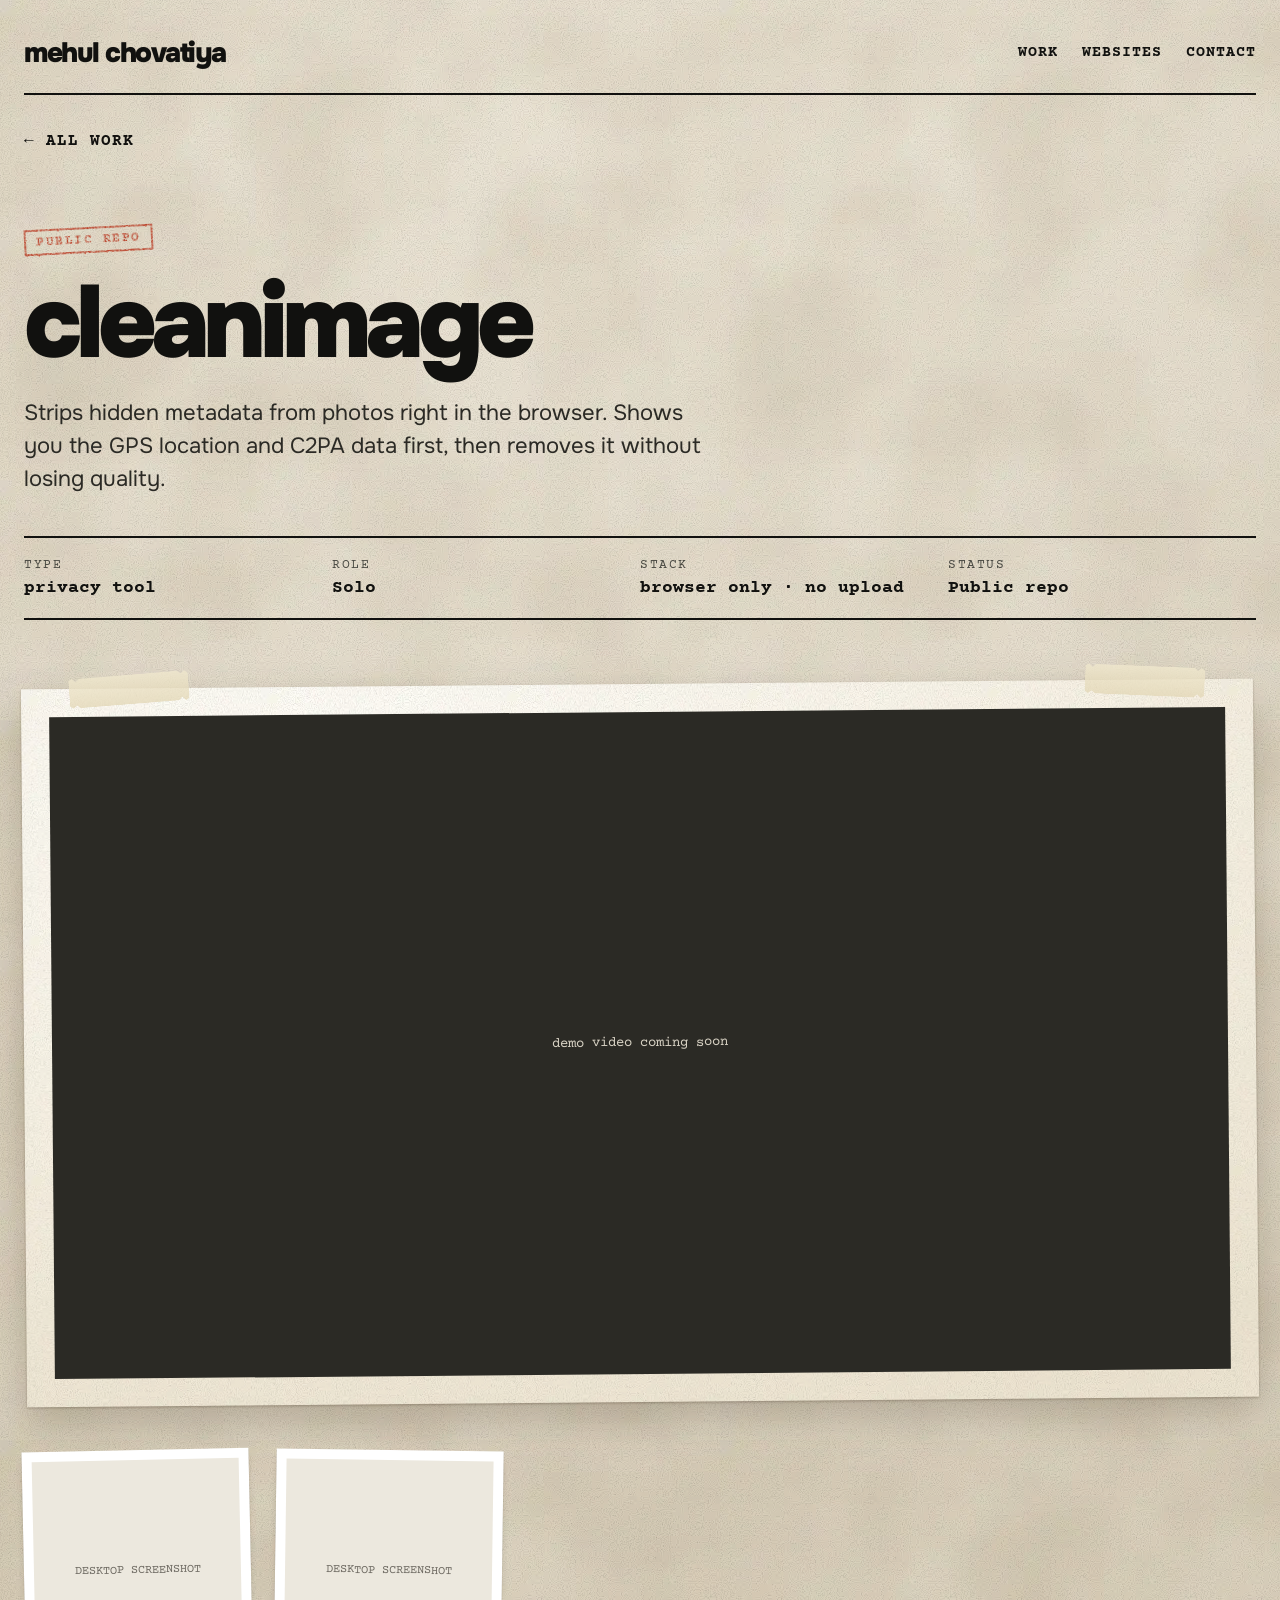
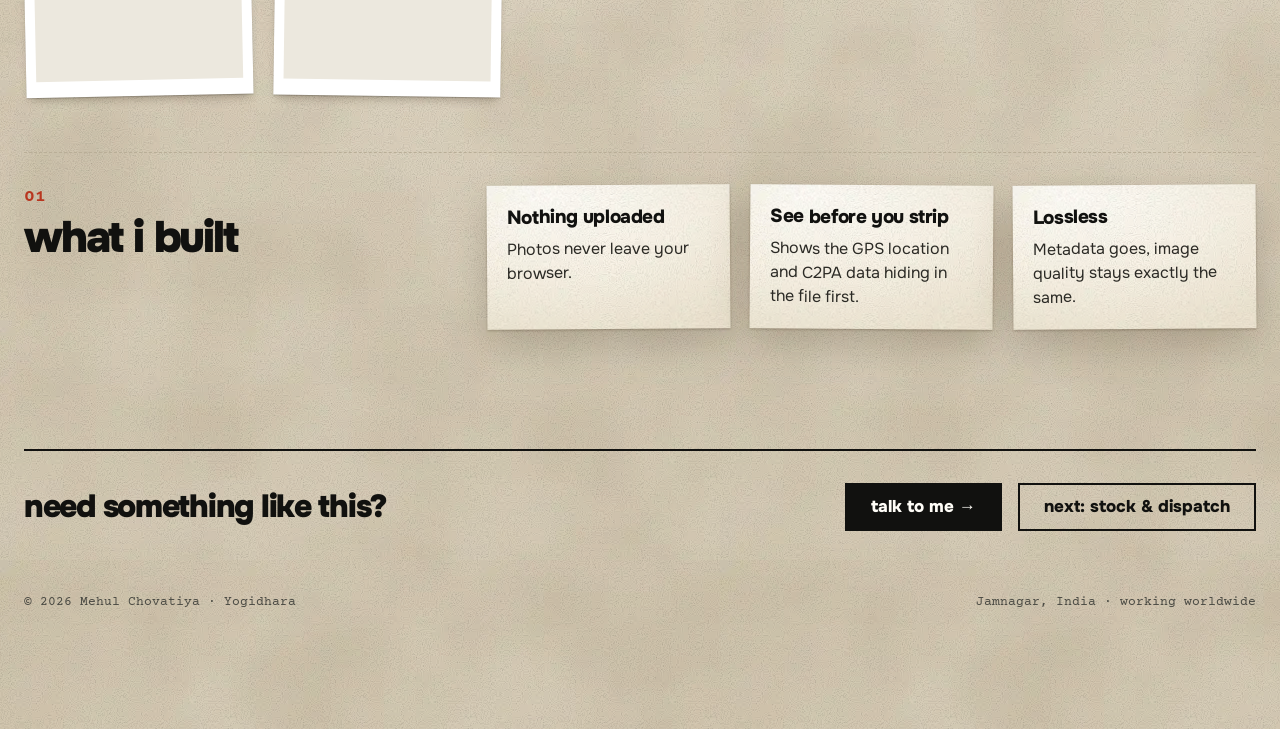
<file: work/cleanimage/index.html>
<!DOCTYPE html><html lang="en"> <head><meta charset="utf-8"><meta name="viewport" content="width=device-width, initial-scale=1"><title>Cleanimage: Privacy Tool Case Study · Mehul Chovatiya</title><meta name="description" content="Strips hidden metadata from photos right in the browser. Shows you the GPS location and C2PA data first, then removes it without losing quality."><link rel="canonical" href="https://mehul773.github.io/work/cleanimage/"><style>@font-face{font-family:'Onest Variable';font-style:normal;font-display:swap;font-weight:100 900;src:url(/_astro/onest-latin-wght-normal.Dun_Rd-l.woff2) format('woff2-variations');}</style><link rel="preload" href="/_astro/onest-latin-wght-normal.Dun_Rd-l.woff2" as="font" type="font/woff2" crossorigin><link rel="preload" href="/_astro/courier-prime-latin-400-normal.BbyBr73r.woff2" as="font" type="font/woff2" crossorigin><meta property="og:type" content="article"><meta property="og:site_name" content="Mehul Chovatiya"><meta property="og:title" content="Cleanimage: Privacy Tool Case Study · Mehul Chovatiya"><meta property="og:description" content="Strips hidden metadata from photos right in the browser. Shows you the GPS location and C2PA data first, then removes it without losing quality."><meta property="og:url" content="https://mehul773.github.io/work/cleanimage/"><meta property="og:image" content="https://mehul773.github.io/og.jpg"><meta property="og:image:width" content="1200"><meta property="og:image:height" content="630"><meta name="twitter:card" content="summary_large_image"><meta name="twitter:title" content="Cleanimage: Privacy Tool Case Study · Mehul Chovatiya"><meta name="twitter:description" content="Strips hidden metadata from photos right in the browser. Shows you the GPS location and C2PA data first, then removes it without losing quality."><meta name="twitter:image" content="https://mehul773.github.io/og.jpg"><meta name="author" content="Mehul Chovatiya"><meta name="theme-color" content="#E2DACB"><link rel="icon" href="/favicon.svg" type="image/svg+xml"><link rel="sitemap" href="/sitemap.xml"><script type="application/ld+json">{"@context":"https://schema.org","@type":"Person","@id":"https://mehul773.github.io/#mehul","name":"Mehul Chovatiya","url":"https://mehul773.github.io/","jobTitle":"Full-stack and AI developer","email":"mailto:chovatiyamehul2003@gmail.com","knowsAbout":["Progressive web apps","Business software","AI automation","Chrome extensions"],"worksFor":{"@type":"Organization","name":"Yogidhara","url":"https://yogidhara.com"},"address":{"@type":"PostalAddress","addressLocality":"Jamnagar","addressRegion":"Gujarat","addressCountry":"IN"},"sameAs":["https://github.com/Mehul773","https://www.linkedin.com/in/mehul-chovatiya-15a0521ba"]}</script><script type="application/ld+json">{"@context":"https://schema.org","@type":"CreativeWork","name":"Cleanimage","description":"Strips hidden metadata from photos right in the browser. Shows you the GPS location and C2PA data first, then removes it without losing quality.","url":"https://mehul773.github.io/work/cleanimage/","genre":"Privacy Tool","keywords":"runs in browser, gps, c2pa, lossless","author":{"@id":"https://mehul773.github.io/#mehul"}}</script><script type="application/ld+json">{"@context":"https://schema.org","@type":"BreadcrumbList","itemListElement":[{"@type":"ListItem","position":1,"name":"Work","item":"https://mehul773.github.io/"},{"@type":"ListItem","position":2,"name":"Cleanimage","item":"https://mehul773.github.io/work/cleanimage/"}]}</script><style>@font-face{font-family:Courier Prime;font-style:normal;font-display:swap;font-weight:400;src:url(/_astro/courier-prime-latin-ext-400-normal.B-EsvyE4.woff2) format("woff2"),url(/_astro/courier-prime-latin-ext-400-normal.CKOCNFvK.woff) format("woff");unicode-range:U+0100-02BA,U+02BD-02C5,U+02C7-02CC,U+02CE-02D7,U+02DD-02FF,U+0304,U+0308,U+0329,U+1D00-1DBF,U+1E00-1E9F,U+1EF2-1EFF,U+2020,U+20A0-20AB,U+20AD-20C0,U+2113,U+2C60-2C7F,U+A720-A7FF}@font-face{font-family:Courier Prime;font-style:normal;font-display:swap;font-weight:400;src:url(/_astro/courier-prime-latin-400-normal.BbyBr73r.woff2) format("woff2"),url(/_astro/courier-prime-latin-400-normal.BAlbUm6l.woff) format("woff");unicode-range:U+0000-00FF,U+0131,U+0152-0153,U+02BB-02BC,U+02C6,U+02DA,U+02DC,U+0304,U+0308,U+0329,U+2000-206F,U+20AC,U+2122,U+2191,U+2193,U+2212,U+2215,U+FEFF,U+FFFD}@font-face{font-family:Courier Prime;font-style:normal;font-display:swap;font-weight:700;src:url(/_astro/courier-prime-latin-ext-700-normal.ByMJlNdM.woff2) format("woff2"),url(/_astro/courier-prime-latin-ext-700-normal.BIFoAzHx.woff) format("woff");unicode-range:U+0100-02BA,U+02BD-02C5,U+02C7-02CC,U+02CE-02D7,U+02DD-02FF,U+0304,U+0308,U+0329,U+1D00-1DBF,U+1E00-1E9F,U+1EF2-1EFF,U+2020,U+20A0-20AB,U+20AD-20C0,U+2113,U+2C60-2C7F,U+A720-A7FF}@font-face{font-family:Courier Prime;font-style:normal;font-display:swap;font-weight:700;src:url(/_astro/courier-prime-latin-700-normal.D1YCjmaD.woff2) format("woff2"),url(/_astro/courier-prime-latin-700-normal.CVvp4Sof.woff) format("woff");unicode-range:U+0000-00FF,U+0131,U+0152-0153,U+02BB-02BC,U+02C6,U+02DA,U+02DC,U+0304,U+0308,U+0329,U+2000-206F,U+20AC,U+2122,U+2191,U+2193,U+2212,U+2215,U+FEFF,U+FFFD}@font-face{font-family:Caveat;font-style:normal;font-display:swap;font-weight:600;src:url(/_astro/caveat-cyrillic-ext-600-normal.DDEJyoof.woff2) format("woff2"),url(/_astro/caveat-cyrillic-ext-600-normal.BLVNc-Ct.woff) format("woff");unicode-range:U+0460-052F,U+1C80-1C8A,U+20B4,U+2DE0-2DFF,U+A640-A69F,U+FE2E-FE2F}@font-face{font-family:Caveat;font-style:normal;font-display:swap;font-weight:600;src:url(/_astro/caveat-cyrillic-600-normal.Ba_MyzgW.woff2) format("woff2"),url(/_astro/caveat-cyrillic-600-normal.CqH0c_uj.woff) format("woff");unicode-range:U+0301,U+0400-045F,U+0490-0491,U+04B0-04B1,U+2116}@font-face{font-family:Caveat;font-style:normal;font-display:swap;font-weight:600;src:url(/_astro/caveat-latin-ext-600-normal.DDJRD6ps.woff2) format("woff2"),url(/_astro/caveat-latin-ext-600-normal.shBvSnoU.woff) format("woff");unicode-range:U+0100-02BA,U+02BD-02C5,U+02C7-02CC,U+02CE-02D7,U+02DD-02FF,U+0304,U+0308,U+0329,U+1D00-1DBF,U+1E00-1E9F,U+1EF2-1EFF,U+2020,U+20A0-20AB,U+20AD-20C0,U+2113,U+2C60-2C7F,U+A720-A7FF}@font-face{font-family:Caveat;font-style:normal;font-display:swap;font-weight:600;src:url(/_astro/caveat-latin-600-normal.zlTlWIYU.woff2) format("woff2"),url(/_astro/caveat-latin-600-normal.DUjB8dgm.woff) format("woff");unicode-range:U+0000-00FF,U+0131,U+0152-0153,U+02BB-02BC,U+02C6,U+02DA,U+02DC,U+0304,U+0308,U+0329,U+2000-206F,U+20AC,U+2122,U+2191,U+2193,U+2212,U+2215,U+FEFF,U+FFFD}:root{--ink: #11110f;--ink-2: #2b2a25;--muted: #4a4a43;--faint: #6e6a62;--rule: #b9ae97;--accent: #b8361f;--pen: #2f55a4;--paper-hi: #fffefa;--paper: #f8f3e7;--paper-lo: #eee6d4;--desk: #e2dacb;--mono: "Courier Prime", "Courier New", monospace;--sans: "Onest Variable", "Onest", "Helvetica Neue", Arial, sans-serif;--hand: "Caveat", cursive;--shadow-sheet: drop-shadow(0 1px 1px rgba(45, 32, 15, .28)) drop-shadow(0 16px 20px rgba(45, 32, 15, .22));--shadow-photo: 0 1px 1px rgba(0, 0, 0, .18), 0 6px 10px -4px rgba(45, 32, 15, .32)}*,*:before,*:after{box-sizing:border-box}html{-webkit-text-size-adjust:100%;scroll-behavior:smooth}@media(prefers-reduced-motion:reduce){html{scroll-behavior:auto}}body{margin:0;color:var(--ink);font-family:var(--sans);background-color:var(--desk);background-image:url(/textures/fiber.webp),url(/textures/blotch.webp),radial-gradient(140% 90% at 50% 0%,#ede7da,#e2daca 55%,#d6ccb8);background-blend-mode:multiply,multiply,normal;background-size:240px 240px,720px 720px,auto;background-attachment:scroll;overflow-x:hidden}img,video{max-width:100%;height:auto;display:block}a{color:var(--ink)}a:hover{color:var(--accent)}:focus-visible{outline:3px solid var(--pen);outline-offset:3px}.skip{position:absolute;left:12px;top:-60px;z-index:50;padding:12px 16px;background:var(--ink);color:#fff;font-family:var(--mono)}.skip:focus{top:12px;color:#fff}.wrap{position:relative;max-width:1280px;margin:0 auto;padding:32px 24px 120px}.mono{font-family:var(--mono)}.hand{font-family:var(--hand);font-weight:600}.sr-only{position:absolute;width:1px;height:1px;padding:0;margin:-1px;overflow:hidden;clip:rect(0 0 0 0);white-space:nowrap;border:0}.site-head{display:flex;flex-wrap:wrap;justify-content:space-between;align-items:center;gap:16px;padding-bottom:20px;border-bottom:2px solid var(--ink)}.logo{font-weight:900;font-size:28px;letter-spacing:-1.5px;text-decoration:none}.site-nav{display:flex;flex-wrap:wrap;gap:24px;font-family:var(--mono);font-size:15px;font-weight:700;letter-spacing:1px}.site-nav a{text-decoration:none;padding:12px 0;display:inline-block}.sheet{position:relative;isolation:isolate}.sheet:before{content:"";position:absolute;inset:0;z-index:-1;background-image:url(/textures/fiber.webp),radial-gradient(120% 100% at 25% 8%,var(--paper-hi) 0%,var(--paper) 55%,var(--paper-lo) 100%);background-blend-mode:multiply,normal;filter:var(--shadow-sheet)}.sheet--torn:before{filter:url(#torn) var(--shadow-sheet)}.sheet--napkin:before{background-image:url(/textures/fiber.webp),linear-gradient(103deg,#0000 47%,#3c2d140f 49.5%,#ffffff80 50.5%,#0000 53%),radial-gradient(120% 100% at 25% 8%,#fffffc,#f6f2e8 60%,#ece5d6);background-blend-mode:multiply,normal,normal}.sheet--kraft:before{background-image:url(/textures/fiber.webp),radial-gradient(120% 100% at 30% 0%,#d6b98a,#c8a774 60%,#b8955f)}.tilt{transform:rotate(var(--tilt, 0deg))}.tape{position:absolute;z-index:3;height:30px;background:linear-gradient(180deg,#f0e8cecc,#e2d6b4bd);clip-path:polygon(0 8%,3% 0,6% 12%,9% 2%,91% 0,94% 10%,97% 1%,100% 9%,100% 92%,97% 100%,94% 88%,91% 99%,9% 100%,6% 90%,3% 100%,0 91%);pointer-events:none}.prop{position:absolute;z-index:4;pointer-events:none;filter:drop-shadow(0 2px 1px rgba(30,20,8,.35)) drop-shadow(0 10px 12px rgba(30,20,8,.25))}.stamp{filter:url(#stamp);display:inline-block;font-family:var(--mono);font-weight:700;letter-spacing:1.5px;color:var(--accent);border:2.5px solid var(--accent);opacity:.9;white-space:nowrap}.ink{filter:url(#ink)}.photo{position:relative;background:#fff;box-shadow:var(--shadow-photo)}.placeholder{display:flex;align-items:center;justify-content:center;text-align:center;background:#ece8de;color:var(--faint);font-family:var(--mono);font-size:12px;padding:8px}.hero{display:flex;flex-wrap:wrap;gap:56px;padding:96px 0 120px;align-items:flex-start}.hero-sheet{flex:999 1 560px;min-width:0;padding:84px 56px 72px}.hero-eyebrow{margin:0 0 28px;font-family:var(--mono);font-size:15px;letter-spacing:1.5px;line-height:1.7}.hero h1{margin:0;font-weight:900;font-size:clamp(46px,7vw,92px);line-height:.92;letter-spacing:-.06em}.underline{position:relative;display:inline-block}.underline svg{position:absolute;left:-6px;bottom:-18px;width:106%;height:26px}.hero-lede{margin:44px 0 0;font-size:20px;line-height:1.5;max-width:520px;color:var(--ink-2)}.hero-note{position:absolute;right:48px;top:72px;margin:0;font-size:30px;color:var(--pen);transform:rotate(6deg)}.btn-row{display:flex;flex-wrap:wrap;gap:16px;margin-top:36px}.btn{display:inline-flex;align-items:center;min-height:48px;padding:0 24px;text-decoration:none;font-weight:800;font-size:17px;border:2px solid var(--ink)}.btn--solid{background:var(--ink);color:#fffdf7}.btn--solid:hover{background:var(--accent);border-color:var(--accent);color:#fffdf7}.receipt-wrap{flex:1 1 320px;min-width:0;position:relative;margin-top:24px;filter:var(--shadow-sheet)}.receipt{position:relative;padding:30px 28px 84px;font-family:var(--mono);font-size:15px;background-image:url(/textures/fiber.webp),linear-gradient(180deg,#fdfdfa,#f5f4ee);background-blend-mode:soft-light,normal;-webkit-mask:linear-gradient(#000 0 0) top / 100% calc(100% - 9px) no-repeat,conic-gradient(from -45deg at bottom,#0000,#000 1deg 89deg,#0000 90deg) bottom / 16px 9px repeat-x;mask:linear-gradient(#000 0 0) top / 100% calc(100% - 9px) no-repeat,conic-gradient(from -45deg at bottom,#0000,#000 1deg 89deg,#0000 90deg) bottom / 16px 9px repeat-x}.receipt h2{margin:0;text-align:center;font-size:15px;letter-spacing:3px}.receipt-lines{list-style:none;margin:0;padding:12px 0;border-top:2px dashed var(--ink);border-bottom:2px dashed var(--ink)}.receipt-lines a{display:flex;justify-content:space-between;gap:12px;padding:5px 0;text-decoration:none}.receipt-lines a span:last-child{color:var(--muted)}.shelf{padding:32px 0 96px;scroll-margin-top:24px}.shelf-head{display:flex;flex-wrap:wrap;align-items:baseline;gap:8px 24px;border-bottom:2px solid var(--ink);padding-bottom:16px;margin-bottom:64px}.shelf-head .no{font-family:var(--mono);font-size:18px;font-weight:700;color:var(--accent)}.shelf-head h2{margin:0;font-weight:900;font-size:clamp(36px,5vw,60px);letter-spacing:-.05em;line-height:1}.shelf-head p{margin:0;flex:1 1 280px;font-family:var(--mono);font-size:15px;color:var(--muted)}.cards{display:grid;grid-template-columns:repeat(auto-fill,minmax(min(340px,100%),1fr));gap:72px 44px}.card{padding:44px 30px 30px;display:flex;flex-direction:column;gap:18px;transition:transform .25s ease}.card:hover{transform:rotate(var(--tilt, 0deg)) translateY(-4px)}.card-top{display:flex;justify-content:space-between;align-items:flex-start;gap:12px}.card-file{font-family:var(--mono);font-size:13px;letter-spacing:1.5px;color:var(--muted)}.card .stamp{font-size:12px;padding:4px 8px;transform:rotate(5deg)}.card h3{margin:6px 0 0;font-weight:900;font-size:34px;letter-spacing:-.05em;line-height:1}.card h3 a{text-decoration:none}.card h3 a:after{content:"";position:absolute;inset:0;z-index:1}.card-what{margin:0;font-size:17px;line-height:1.5;color:var(--ink-2)}.tags{display:flex;flex-wrap:wrap;gap:8px;list-style:none;margin:0;padding:0}.tags li{font-family:var(--mono);font-size:13px;letter-spacing:.5px;border:1.5px solid var(--ink);padding:4px 8px}.card-foot{display:flex;flex-wrap:wrap;justify-content:space-between;align-items:center;gap:12px;border-top:1.5px dashed var(--rule);padding-top:14px;margin-top:auto}.card-foot .stack{font-family:var(--mono);font-size:13px;color:var(--muted)}.card-foot .more{font-weight:800;font-size:16px;min-height:44px;display:inline-flex;align-items:center;text-decoration:underline;text-decoration-thickness:2px;text-underline-offset:4px}.media-main{padding:8px 8px 30px;transform:rotate(-1deg)}.media-main .frame{position:relative;height:180px;background:var(--ink-2);display:flex;align-items:center;justify-content:center;overflow:hidden}.media-main .frame img{position:absolute;inset:0;width:100%;height:100%;object-fit:cover;object-position:top;opacity:.85}.media-main .play{position:relative;z-index:1;box-shadow:0 4px 12px #00000059}.media-main .label{position:absolute;left:12px;bottom:2px;font-size:20px;color:#3a3a35}.play{width:56px;height:56px;border-radius:50%;background:#fffdf7;display:flex;align-items:center;justify-content:center}.media-shots{display:flex;gap:12px;margin-top:-2px}.media-shots .photo{flex:1 1 0;min-width:0;padding:5px 5px 16px}.media-shots img{width:100%;object-fit:cover;object-position:top}.sites{display:grid;grid-template-columns:repeat(auto-fill,minmax(min(240px,100%),1fr));gap:40px 28px}.site-card{display:block;padding:8px 8px 14px;text-decoration:none}.site-card .bar{display:flex;gap:5px;padding:7px 9px;background:#e2dbcb}.site-card .bar span{width:8px;height:8px;border-radius:50%;background:#9c9483}.site-card p{margin:4px 4px 0}.contact{margin-top:48px;padding:80px 56px;scroll-margin-top:24px}.contact h2{margin:0;font-weight:900;font-size:clamp(38px,6vw,76px);line-height:.95;letter-spacing:-.06em;color:#1a140b}.contact p{color:#2e2414}.contact .btn{border-color:#1a140b;color:#1a140b}.contact .btn--solid{background:#1a140b;color:#f6eedc}.contact .btn--solid:hover{background:var(--accent);border-color:var(--accent)}.site-foot{margin-top:64px;display:flex;flex-wrap:wrap;justify-content:space-between;gap:12px;font-family:var(--mono);font-size:13px;color:var(--muted)}.cs-head{padding:64px 0 40px}.cs-head h1{margin:24px 0 0;font-weight:900;font-size:clamp(48px,8vw,104px);line-height:.9;letter-spacing:-.06em}.cs-head .stamp{font-size:13px;padding:4px 10px;transform:rotate(-3deg)}.demo-login{margin:16px 0 0;font-size:14px;line-height:1.7;color:var(--ink-2)}.demo-login span{color:var(--muted)}.cs-lede{margin:28px 0 0;font-size:22px;line-height:1.5;max-width:700px;color:var(--ink-2)}.facts{display:grid;grid-template-columns:repeat(auto-fit,minmax(200px,1fr));border-top:2px solid var(--ink);border-bottom:2px solid var(--ink);font-family:var(--mono);margin:0}.facts div{padding:20px 20px 20px 0}.facts dt{font-size:13px;letter-spacing:1.5px;color:var(--muted)}.facts dd{margin:6px 0 0;font-size:18px;font-weight:700}.cs-video{margin:64px 0 40px;padding:28px}.cs-video .frame{position:relative;aspect-ratio:16 / 9;background:var(--ink-2);display:flex;align-items:center;justify-content:center}.cs-video video{width:100%;height:100%}.cs-phone{display:flex;flex-wrap:wrap;align-items:center;justify-content:center;gap:56px 72px;margin:72px 0 64px}.device{position:relative;flex:0 0 auto;width:min(320px,100%);padding:12px;background:#141412;border-radius:46px;box-shadow:0 2px 2px #00000040,0 30px 40px -18px #2d200f8c,inset 0 0 0 2px #3a3a36}.device video{display:block;width:100%;height:auto;aspect-ratio:392 / 810;border-radius:34px;background:#2b2a25;object-fit:cover}.flow{flex:1 1 360px;min-width:0;max-width:560px;padding:40px 36px 32px}.flow-head{margin:0 0 16px;font-size:14px;letter-spacing:2px;color:var(--muted)}.flow ol{margin:0;padding:0;list-style:none;counter-reset:step}.flow li{counter-increment:step;display:flex;gap:16px;padding:12px 0;border-bottom:1.5px dashed var(--rule);font-size:18px;line-height:1.45}.flow li:before{content:counter(step,decimal-leading-zero);font-family:var(--mono);font-weight:700;color:var(--accent);flex:0 0 auto;padding-top:2px}.flow-note{margin:18px 0 0;font-size:24px;color:var(--pen)}.cs-screens.cs-screens--phone{grid-template-columns:repeat(auto-fill,minmax(min(140px,45%),1fr));gap:28px 20px}.cs-screens--phone figure{padding:6px 6px 12px}.cs-screens--phone img{width:100%;height:auto;background:#ece8de}.cs-screens--phone figcaption{font-size:13px;margin-top:8px}.cs-screens{display:grid;grid-template-columns:repeat(auto-fill,minmax(min(200px,100%),1fr));gap:32px 24px;padding:8px 0 56px}.cs-screens figure{margin:0;padding:10px 10px 16px}.cs-screens figcaption{margin-top:12px;text-align:center;font-family:var(--mono);font-size:14px}.cs-block{display:flex;flex-wrap:wrap;gap:24px 48px;padding:32px 0 48px;border-top:1.5px dashed var(--rule)}.cs-block>header{flex:1 1 240px;min-width:0}.cs-block>header .no{font-family:var(--mono);font-size:18px;font-weight:700;color:var(--accent)}.cs-block>header h2{margin:8px 0 0;font-weight:900;font-size:44px;letter-spacing:-.05em;line-height:1}.cs-block>.body{flex:2 1 420px;min-width:0}.features{display:grid;grid-template-columns:repeat(auto-fill,minmax(min(220px,100%),1fr));gap:20px;list-style:none;margin:0;padding:0}.features li{padding:20px}.features h3{margin:0;font-weight:800;font-size:19px;letter-spacing:-.02em}.features p{margin:8px 0 0;font-size:16px;line-height:1.5;color:var(--ink-2)}.quote{margin-top:32px;padding:48px 40px}.quote blockquote{margin:0;font-weight:900;font-size:clamp(28px,4vw,48px);line-height:1.05;letter-spacing:-.04em}.cs-next{display:flex;flex-wrap:wrap;justify-content:space-between;align-items:center;gap:24px;margin-top:72px;padding-top:32px;border-top:2px solid var(--ink)}.zoom{display:block;width:100%;padding:0;border:0;background:none;cursor:zoom-in}.zoom:hover img{filter:brightness(1.04)}.lightbox{width:100vw;height:100dvh;max-width:none;max-height:none;margin:0;padding:0;border:0;background:transparent;color:#f2efe6}.lightbox::backdrop{background:#11110fe0}.lightbox[open]{display:flex;align-items:center;justify-content:center}.lb-figure{margin:0;display:flex;flex-direction:column;align-items:center;gap:14px;pointer-events:none}.lb-img{max-width:min(92vw,1200px);max-height:calc(100dvh - 120px);width:auto;height:auto;background:#fff;box-shadow:0 20px 50px #00000080;pointer-events:auto}.lb-cap{font-size:15px;letter-spacing:1px}.lb-btn{position:fixed;width:52px;height:52px;border-radius:50%;border:0;background:#fffdf7;color:#11110f;font-size:22px;font-weight:700;cursor:pointer;box-shadow:0 6px 16px #0006}.lb-btn:hover{background:var(--accent);color:#fffdf7}.lb-prev{left:20px;top:50%;transform:translateY(-50%)}.lb-next{right:20px;top:50%;transform:translateY(-50%)}.lb-close{right:20px;top:20px}@media(max-width:720px){.wrap{padding:20px 16px 80px}.hero{padding:64px 0 80px;gap:48px}.hero-sheet{padding:64px 24px 48px}.hero-note,.prop--pen{display:none}.tilt{transform:rotate(calc(var(--tilt, 0deg) * .4))}.card{padding:40px 20px 24px}.contact{padding:56px 24px}.cs-video{padding:12px}.lb-prev,.lb-next{top:auto;bottom:20px;transform:none}.lb-img{max-height:calc(100dvh - 160px)}.sheet--torn:before{filter:none}.sheet:before{filter:none;box-shadow:0 1px 1px #2d200f40,0 12px 18px -8px #2d200f4d}.receipt-wrap{filter:none}.prop{filter:drop-shadow(0 4px 4px rgba(30,20,8,.3))}.ink,.stamp{filter:none}}@media(prefers-reduced-motion:reduce){.card,.card:hover{transition:none}}
</style></head> <body> <a class="skip" href="#main">Skip to content</a> <!-- Paper effects: filters + gradients used across the page. Drawn in code, no photos. --> <svg aria-hidden="true" width="0" height="0" style="position:absolute"> <defs> <filter id="torn" x="-4%" y="-4%" width="108%" height="108%"> <feTurbulence type="fractalNoise" baseFrequency="0.045" numOctaves="4" seed="7" result="n"></feTurbulence> <feDisplacementMap in="SourceGraphic" in2="n" scale="9" xChannelSelector="R" yChannelSelector="G"></feDisplacementMap> </filter> <filter id="ink" x="-5%" y="-20%" width="110%" height="140%"> <feTurbulence type="fractalNoise" baseFrequency="0.7" numOctaves="2" result="t"></feTurbulence> <feDisplacementMap in="SourceGraphic" in2="t" scale="2.2" xChannelSelector="R" yChannelSelector="G"></feDisplacementMap> </filter> <filter id="stamp" x="-10%" y="-20%" width="120%" height="140%"> <feTurbulence type="fractalNoise" baseFrequency="0.9" numOctaves="2" seed="3" result="noise"></feTurbulence> <feColorMatrix in="noise" type="matrix" values="0 0 0 0 0  0 0 0 0 0  0 0 0 0 0  0 0 0 -2.4 1.9" result="holes"></feColorMatrix> <feComposite in="SourceGraphic" in2="holes" operator="in" result="speckled"></feComposite> <feTurbulence type="fractalNoise" baseFrequency="0.5" numOctaves="2" result="t2"></feTurbulence> <feDisplacementMap in="speckled" in2="t2" scale="2" xChannelSelector="R" yChannelSelector="G"></feDisplacementMap> </filter> <linearGradient id="metal" x1="0" y1="0" x2="1" y2="1"> <stop offset="0" stop-color="#F4F4F2"></stop><stop offset=".35" stop-color="#9DA0A3"></stop><stop offset=".55" stop-color="#E9EAEA"></stop><stop offset="1" stop-color="#6D7074"></stop> </linearGradient> <linearGradient id="clipbody" x1="0" y1="0" x2="0" y2="1"> <stop offset="0" stop-color="#3A3A3A"></stop><stop offset=".18" stop-color="#151515"></stop><stop offset="1" stop-color="#050505"></stop> </linearGradient> <linearGradient id="barrel" x1="0" y1="0" x2="0" y2="1"> <stop offset="0" stop-color="#3B5FB0"></stop><stop offset=".3" stop-color="#6F8FD6"></stop><stop offset=".55" stop-color="#2F55A4"></stop><stop offset="1" stop-color="#1A326A"></stop> </linearGradient> </defs> </svg> <div class="wrap"> <header class="site-head"> <a class="logo" href="/">mehul chovatiya</a> <nav class="site-nav" aria-label="Main"> <a href="/#apps">WORK</a> <a href="/#websites">WEBSITES</a> <a href="/#contact">CONTACT</a> </nav> </header> <main id="main">  <p style="margin:24px 0 0" class="mono"><a href="/#apps" style="display:inline-flex;align-items:center;min-height:44px;font-weight:700;letter-spacing:1px;text-decoration:none">← ALL WORK</a></p> <section class="cs-head"> <span class="stamp">PUBLIC REPO</span> <h1>cleanimage</h1> <p class="cs-lede">Strips hidden metadata from photos right in the browser. Shows you the GPS location and C2PA data first, then removes it without losing quality.</p>   </section> <dl class="facts"> <div><dt>TYPE</dt><dd>privacy tool</dd></div><div><dt>ROLE</dt><dd>Solo</dd></div><div><dt>STACK</dt><dd>browser only · no upload</dd></div><div><dt>STATUS</dt><dd>Public repo</dd></div> </dl> <section class="sheet cs-video tilt" style="--tilt:-0.5deg" aria-label="Demo video"> <span class="tape" style="top:-14px;left:48px;width:120px;transform:rotate(-4deg)"></span> <span class="tape" style="top:-14px;right:48px;width:120px;transform:rotate(3deg)"></span> <div class="frame"> <span class="placeholder" style="background:transparent;color:#d8d2c4;font-size:14px">demo video coming soon</span> </div> </section><section class="cs-screens" aria-label="Screens"> <figure class="photo tilt" style="--tilt:-1.2deg"> <div class="placeholder" style="height:220px">DESKTOP SCREENSHOT</div> </figure><figure class="photo tilt" style="--tilt:0.8deg"> <div class="placeholder" style="height:220px">DESKTOP SCREENSHOT</div> </figure> </section><section class="cs-block"> <header><span class="no">01</span><h2>what i built</h2></header> <ul class="body features"> <li class="sheet tilt" style="--tilt:-0.4deg"> <h3>Nothing uploaded</h3> <p>Photos never leave your browser.</p> </li><li class="sheet tilt" style="--tilt:0.4deg"> <h3>See before you strip</h3> <p>Shows the GPS location and C2PA data hiding in the file first.</p> </li><li class="sheet tilt" style="--tilt:-0.4deg"> <h3>Lossless</h3> <p>Metadata goes, image quality stays exactly the same.</p> </li> </ul> </section> <nav class="cs-next" aria-label="More work"> <p style="margin:0;font-weight:900;font-size:32px;letter-spacing:-0.04em">need something like this?</p> <div class="btn-row" style="margin:0"> <a class="btn btn--solid" href="mailto:chovatiyamehul2003@gmail.com">talk to me →</a> <a class="btn" href="/work/stock-dispatch/">next: stock &amp; dispatch</a> </div> </nav>  </main> <footer class="site-foot"> <span>© 2026 Mehul Chovatiya · Yogidhara</span> <span>Jamnagar, India · working worldwide</span> </footer> </div> </body></html>
</file>
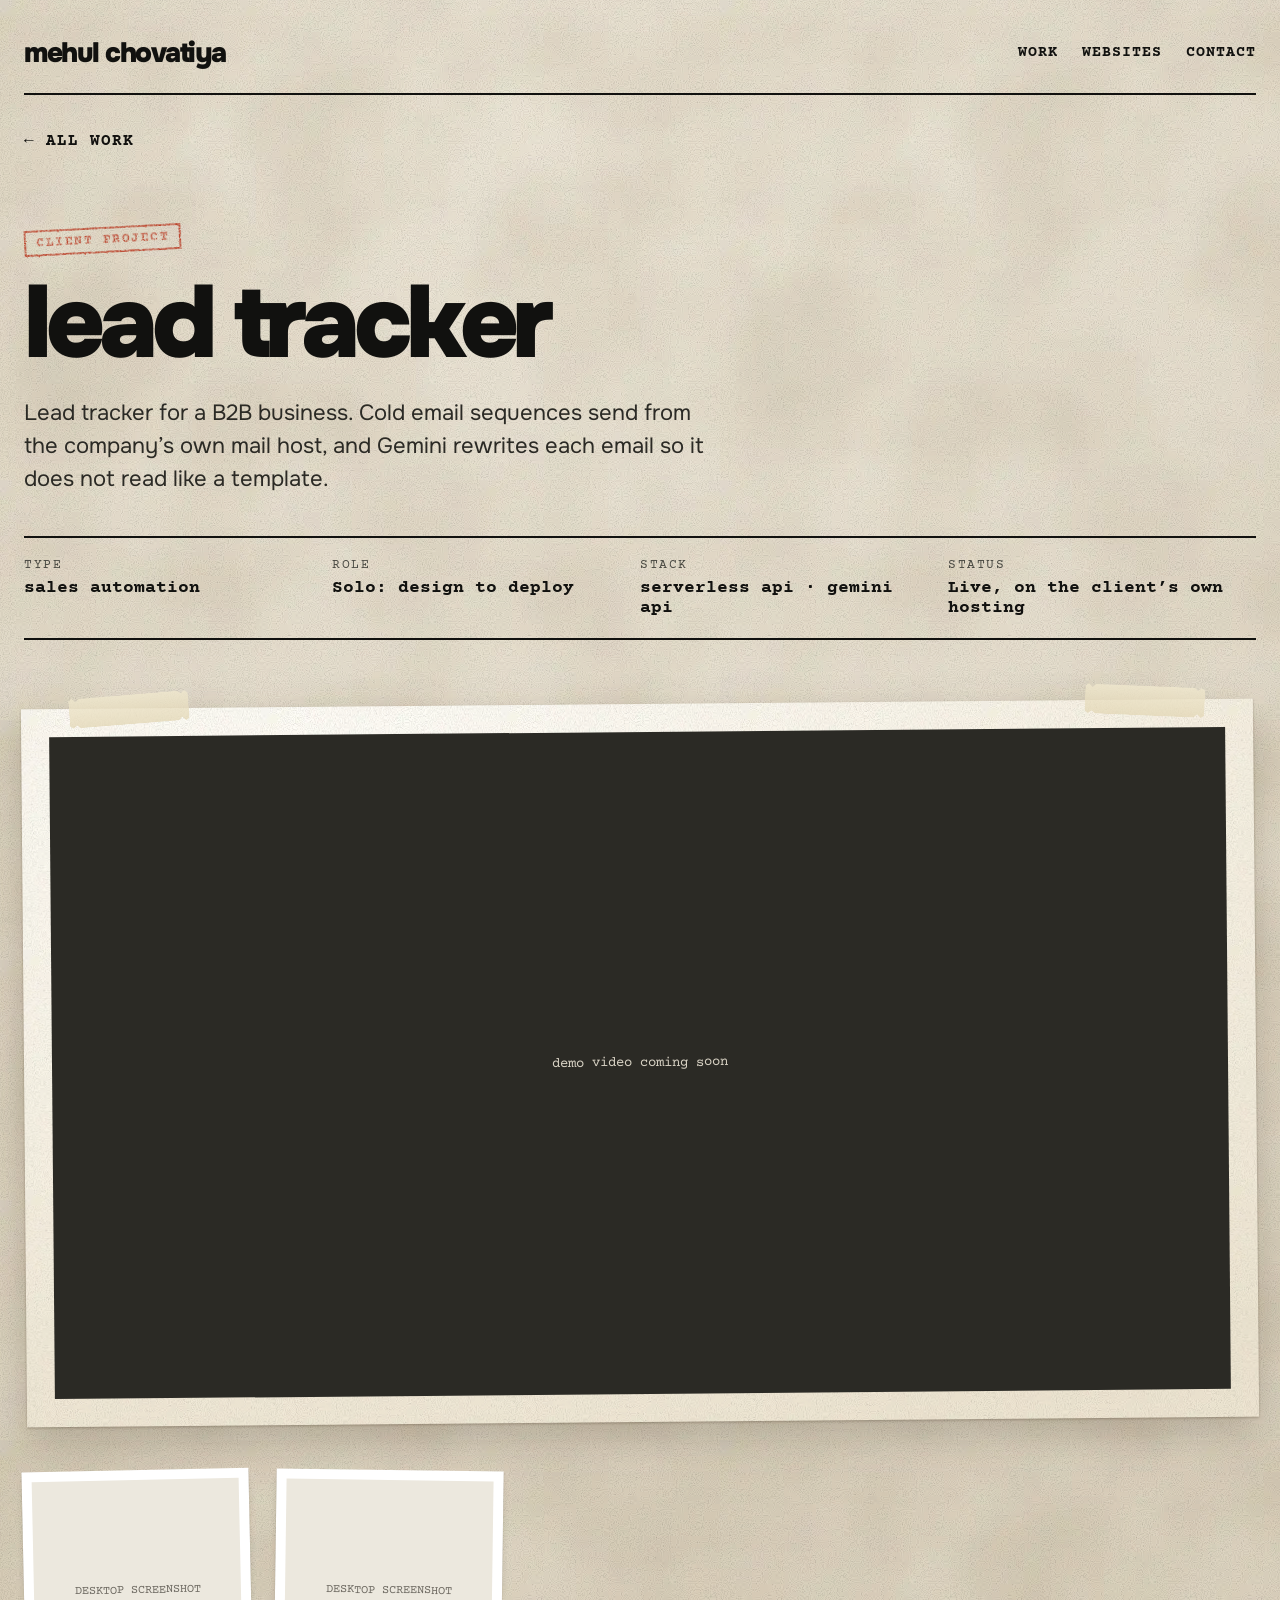
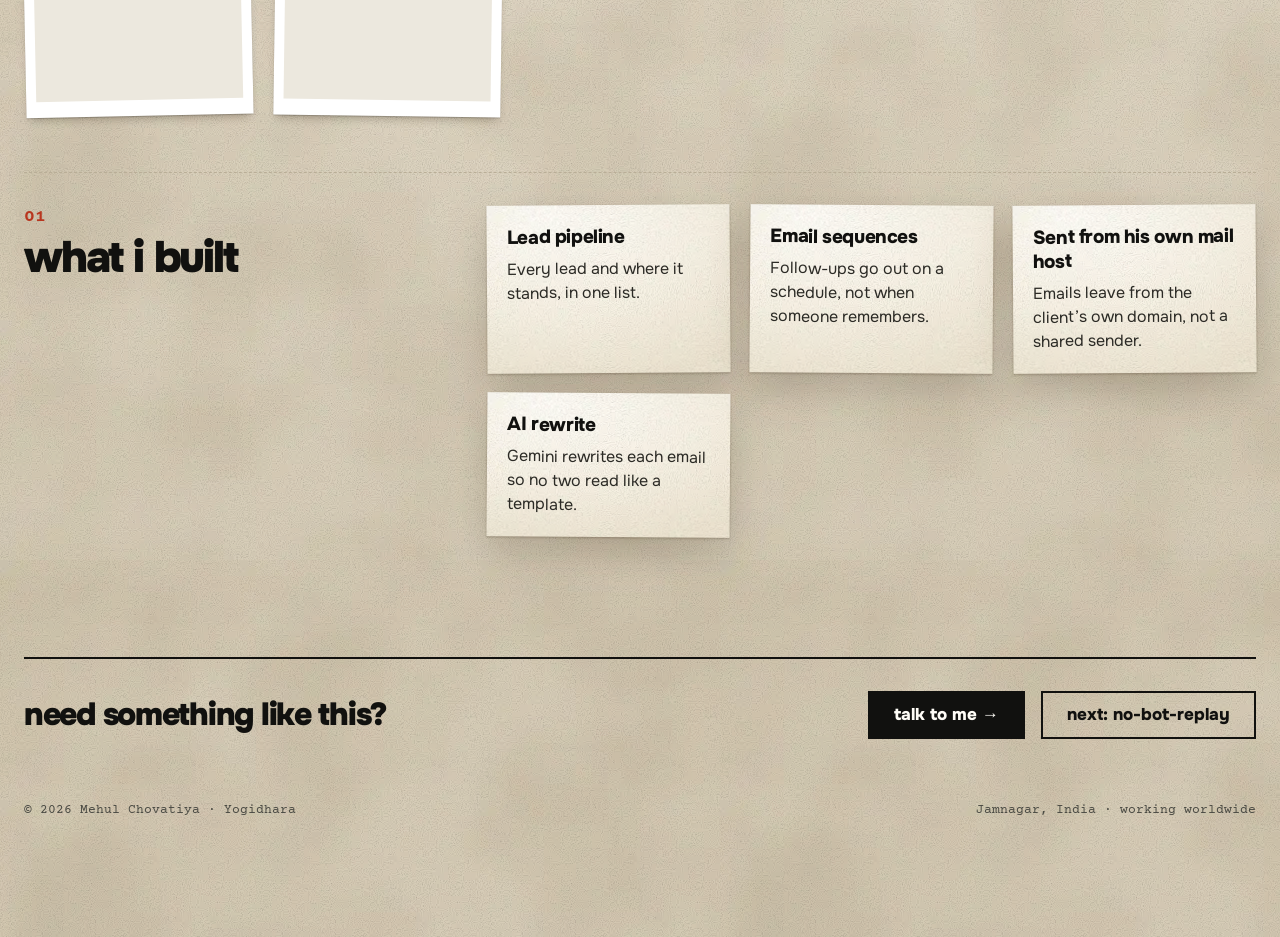
<file: work/lead-tracker/index.html>
<!DOCTYPE html><html lang="en"> <head><meta charset="utf-8"><meta name="viewport" content="width=device-width, initial-scale=1"><title>Lead Tracker: Sales Automation Case Study · Mehul Chovatiya</title><meta name="description" content="Lead tracker for a B2B business. Cold email sequences send from the company’s own mail host, and Gemini rewrites each email so it does not read like a template."><link rel="canonical" href="https://mehul773.github.io/work/lead-tracker/"><style>@font-face{font-family:'Onest Variable';font-style:normal;font-display:swap;font-weight:100 900;src:url(/_astro/onest-latin-wght-normal.Dun_Rd-l.woff2) format('woff2-variations');}</style><link rel="preload" href="/_astro/onest-latin-wght-normal.Dun_Rd-l.woff2" as="font" type="font/woff2" crossorigin><link rel="preload" href="/_astro/courier-prime-latin-400-normal.BbyBr73r.woff2" as="font" type="font/woff2" crossorigin><meta property="og:type" content="article"><meta property="og:site_name" content="Mehul Chovatiya"><meta property="og:title" content="Lead Tracker: Sales Automation Case Study · Mehul Chovatiya"><meta property="og:description" content="Lead tracker for a B2B business. Cold email sequences send from the company’s own mail host, and Gemini rewrites each email so it does not read like a template."><meta property="og:url" content="https://mehul773.github.io/work/lead-tracker/"><meta property="og:image" content="https://mehul773.github.io/og.jpg"><meta property="og:image:width" content="1200"><meta property="og:image:height" content="630"><meta name="twitter:card" content="summary_large_image"><meta name="twitter:title" content="Lead Tracker: Sales Automation Case Study · Mehul Chovatiya"><meta name="twitter:description" content="Lead tracker for a B2B business. Cold email sequences send from the company’s own mail host, and Gemini rewrites each email so it does not read like a template."><meta name="twitter:image" content="https://mehul773.github.io/og.jpg"><meta name="author" content="Mehul Chovatiya"><meta name="theme-color" content="#E2DACB"><link rel="icon" href="/favicon.svg" type="image/svg+xml"><link rel="sitemap" href="/sitemap.xml"><script type="application/ld+json">{"@context":"https://schema.org","@type":"Person","@id":"https://mehul773.github.io/#mehul","name":"Mehul Chovatiya","url":"https://mehul773.github.io/","jobTitle":"Full-stack and AI developer","email":"mailto:chovatiyamehul2003@gmail.com","knowsAbout":["Progressive web apps","Business software","AI automation","Chrome extensions"],"worksFor":{"@type":"Organization","name":"Yogidhara","url":"https://yogidhara.com"},"address":{"@type":"PostalAddress","addressLocality":"Jamnagar","addressRegion":"Gujarat","addressCountry":"IN"},"sameAs":["https://github.com/Mehul773","https://www.linkedin.com/in/mehul-chovatiya-15a0521ba"]}</script><script type="application/ld+json">{"@context":"https://schema.org","@type":"CreativeWork","name":"Lead Tracker","description":"Lead tracker for a B2B business. Cold email sequences send from the company’s own mail host, and Gemini rewrites each email so it does not read like a template.","url":"https://mehul773.github.io/work/lead-tracker/","genre":"Sales Automation","keywords":"lead pipeline, email sequences, own smtp, gemini","author":{"@id":"https://mehul773.github.io/#mehul"}}</script><script type="application/ld+json">{"@context":"https://schema.org","@type":"BreadcrumbList","itemListElement":[{"@type":"ListItem","position":1,"name":"Work","item":"https://mehul773.github.io/"},{"@type":"ListItem","position":2,"name":"Lead Tracker","item":"https://mehul773.github.io/work/lead-tracker/"}]}</script><style>@font-face{font-family:Courier Prime;font-style:normal;font-display:swap;font-weight:400;src:url(/_astro/courier-prime-latin-ext-400-normal.B-EsvyE4.woff2) format("woff2"),url(/_astro/courier-prime-latin-ext-400-normal.CKOCNFvK.woff) format("woff");unicode-range:U+0100-02BA,U+02BD-02C5,U+02C7-02CC,U+02CE-02D7,U+02DD-02FF,U+0304,U+0308,U+0329,U+1D00-1DBF,U+1E00-1E9F,U+1EF2-1EFF,U+2020,U+20A0-20AB,U+20AD-20C0,U+2113,U+2C60-2C7F,U+A720-A7FF}@font-face{font-family:Courier Prime;font-style:normal;font-display:swap;font-weight:400;src:url(/_astro/courier-prime-latin-400-normal.BbyBr73r.woff2) format("woff2"),url(/_astro/courier-prime-latin-400-normal.BAlbUm6l.woff) format("woff");unicode-range:U+0000-00FF,U+0131,U+0152-0153,U+02BB-02BC,U+02C6,U+02DA,U+02DC,U+0304,U+0308,U+0329,U+2000-206F,U+20AC,U+2122,U+2191,U+2193,U+2212,U+2215,U+FEFF,U+FFFD}@font-face{font-family:Courier Prime;font-style:normal;font-display:swap;font-weight:700;src:url(/_astro/courier-prime-latin-ext-700-normal.ByMJlNdM.woff2) format("woff2"),url(/_astro/courier-prime-latin-ext-700-normal.BIFoAzHx.woff) format("woff");unicode-range:U+0100-02BA,U+02BD-02C5,U+02C7-02CC,U+02CE-02D7,U+02DD-02FF,U+0304,U+0308,U+0329,U+1D00-1DBF,U+1E00-1E9F,U+1EF2-1EFF,U+2020,U+20A0-20AB,U+20AD-20C0,U+2113,U+2C60-2C7F,U+A720-A7FF}@font-face{font-family:Courier Prime;font-style:normal;font-display:swap;font-weight:700;src:url(/_astro/courier-prime-latin-700-normal.D1YCjmaD.woff2) format("woff2"),url(/_astro/courier-prime-latin-700-normal.CVvp4Sof.woff) format("woff");unicode-range:U+0000-00FF,U+0131,U+0152-0153,U+02BB-02BC,U+02C6,U+02DA,U+02DC,U+0304,U+0308,U+0329,U+2000-206F,U+20AC,U+2122,U+2191,U+2193,U+2212,U+2215,U+FEFF,U+FFFD}@font-face{font-family:Caveat;font-style:normal;font-display:swap;font-weight:600;src:url(/_astro/caveat-cyrillic-ext-600-normal.DDEJyoof.woff2) format("woff2"),url(/_astro/caveat-cyrillic-ext-600-normal.BLVNc-Ct.woff) format("woff");unicode-range:U+0460-052F,U+1C80-1C8A,U+20B4,U+2DE0-2DFF,U+A640-A69F,U+FE2E-FE2F}@font-face{font-family:Caveat;font-style:normal;font-display:swap;font-weight:600;src:url(/_astro/caveat-cyrillic-600-normal.Ba_MyzgW.woff2) format("woff2"),url(/_astro/caveat-cyrillic-600-normal.CqH0c_uj.woff) format("woff");unicode-range:U+0301,U+0400-045F,U+0490-0491,U+04B0-04B1,U+2116}@font-face{font-family:Caveat;font-style:normal;font-display:swap;font-weight:600;src:url(/_astro/caveat-latin-ext-600-normal.DDJRD6ps.woff2) format("woff2"),url(/_astro/caveat-latin-ext-600-normal.shBvSnoU.woff) format("woff");unicode-range:U+0100-02BA,U+02BD-02C5,U+02C7-02CC,U+02CE-02D7,U+02DD-02FF,U+0304,U+0308,U+0329,U+1D00-1DBF,U+1E00-1E9F,U+1EF2-1EFF,U+2020,U+20A0-20AB,U+20AD-20C0,U+2113,U+2C60-2C7F,U+A720-A7FF}@font-face{font-family:Caveat;font-style:normal;font-display:swap;font-weight:600;src:url(/_astro/caveat-latin-600-normal.zlTlWIYU.woff2) format("woff2"),url(/_astro/caveat-latin-600-normal.DUjB8dgm.woff) format("woff");unicode-range:U+0000-00FF,U+0131,U+0152-0153,U+02BB-02BC,U+02C6,U+02DA,U+02DC,U+0304,U+0308,U+0329,U+2000-206F,U+20AC,U+2122,U+2191,U+2193,U+2212,U+2215,U+FEFF,U+FFFD}:root{--ink: #11110f;--ink-2: #2b2a25;--muted: #4a4a43;--faint: #6e6a62;--rule: #b9ae97;--accent: #b8361f;--pen: #2f55a4;--paper-hi: #fffefa;--paper: #f8f3e7;--paper-lo: #eee6d4;--desk: #e2dacb;--mono: "Courier Prime", "Courier New", monospace;--sans: "Onest Variable", "Onest", "Helvetica Neue", Arial, sans-serif;--hand: "Caveat", cursive;--shadow-sheet: drop-shadow(0 1px 1px rgba(45, 32, 15, .28)) drop-shadow(0 16px 20px rgba(45, 32, 15, .22));--shadow-photo: 0 1px 1px rgba(0, 0, 0, .18), 0 6px 10px -4px rgba(45, 32, 15, .32)}*,*:before,*:after{box-sizing:border-box}html{-webkit-text-size-adjust:100%;scroll-behavior:smooth}@media(prefers-reduced-motion:reduce){html{scroll-behavior:auto}}body{margin:0;color:var(--ink);font-family:var(--sans);background-color:var(--desk);background-image:url(/textures/fiber.webp),url(/textures/blotch.webp),radial-gradient(140% 90% at 50% 0%,#ede7da,#e2daca 55%,#d6ccb8);background-blend-mode:multiply,multiply,normal;background-size:240px 240px,720px 720px,auto;background-attachment:scroll;overflow-x:hidden}img,video{max-width:100%;height:auto;display:block}a{color:var(--ink)}a:hover{color:var(--accent)}:focus-visible{outline:3px solid var(--pen);outline-offset:3px}.skip{position:absolute;left:12px;top:-60px;z-index:50;padding:12px 16px;background:var(--ink);color:#fff;font-family:var(--mono)}.skip:focus{top:12px;color:#fff}.wrap{position:relative;max-width:1280px;margin:0 auto;padding:32px 24px 120px}.mono{font-family:var(--mono)}.hand{font-family:var(--hand);font-weight:600}.sr-only{position:absolute;width:1px;height:1px;padding:0;margin:-1px;overflow:hidden;clip:rect(0 0 0 0);white-space:nowrap;border:0}.site-head{display:flex;flex-wrap:wrap;justify-content:space-between;align-items:center;gap:16px;padding-bottom:20px;border-bottom:2px solid var(--ink)}.logo{font-weight:900;font-size:28px;letter-spacing:-1.5px;text-decoration:none}.site-nav{display:flex;flex-wrap:wrap;gap:24px;font-family:var(--mono);font-size:15px;font-weight:700;letter-spacing:1px}.site-nav a{text-decoration:none;padding:12px 0;display:inline-block}.sheet{position:relative;isolation:isolate}.sheet:before{content:"";position:absolute;inset:0;z-index:-1;background-image:url(/textures/fiber.webp),radial-gradient(120% 100% at 25% 8%,var(--paper-hi) 0%,var(--paper) 55%,var(--paper-lo) 100%);background-blend-mode:multiply,normal;filter:var(--shadow-sheet)}.sheet--torn:before{filter:url(#torn) var(--shadow-sheet)}.sheet--napkin:before{background-image:url(/textures/fiber.webp),linear-gradient(103deg,#0000 47%,#3c2d140f 49.5%,#ffffff80 50.5%,#0000 53%),radial-gradient(120% 100% at 25% 8%,#fffffc,#f6f2e8 60%,#ece5d6);background-blend-mode:multiply,normal,normal}.sheet--kraft:before{background-image:url(/textures/fiber.webp),radial-gradient(120% 100% at 30% 0%,#d6b98a,#c8a774 60%,#b8955f)}.tilt{transform:rotate(var(--tilt, 0deg))}.tape{position:absolute;z-index:3;height:30px;background:linear-gradient(180deg,#f0e8cecc,#e2d6b4bd);clip-path:polygon(0 8%,3% 0,6% 12%,9% 2%,91% 0,94% 10%,97% 1%,100% 9%,100% 92%,97% 100%,94% 88%,91% 99%,9% 100%,6% 90%,3% 100%,0 91%);pointer-events:none}.prop{position:absolute;z-index:4;pointer-events:none;filter:drop-shadow(0 2px 1px rgba(30,20,8,.35)) drop-shadow(0 10px 12px rgba(30,20,8,.25))}.stamp{filter:url(#stamp);display:inline-block;font-family:var(--mono);font-weight:700;letter-spacing:1.5px;color:var(--accent);border:2.5px solid var(--accent);opacity:.9;white-space:nowrap}.ink{filter:url(#ink)}.photo{position:relative;background:#fff;box-shadow:var(--shadow-photo)}.placeholder{display:flex;align-items:center;justify-content:center;text-align:center;background:#ece8de;color:var(--faint);font-family:var(--mono);font-size:12px;padding:8px}.hero{display:flex;flex-wrap:wrap;gap:56px;padding:96px 0 120px;align-items:flex-start}.hero-sheet{flex:999 1 560px;min-width:0;padding:84px 56px 72px}.hero-eyebrow{margin:0 0 28px;font-family:var(--mono);font-size:15px;letter-spacing:1.5px;line-height:1.7}.hero h1{margin:0;font-weight:900;font-size:clamp(46px,7vw,92px);line-height:.92;letter-spacing:-.06em}.underline{position:relative;display:inline-block}.underline svg{position:absolute;left:-6px;bottom:-18px;width:106%;height:26px}.hero-lede{margin:44px 0 0;font-size:20px;line-height:1.5;max-width:520px;color:var(--ink-2)}.hero-note{position:absolute;right:48px;top:72px;margin:0;font-size:30px;color:var(--pen);transform:rotate(6deg)}.btn-row{display:flex;flex-wrap:wrap;gap:16px;margin-top:36px}.btn{display:inline-flex;align-items:center;min-height:48px;padding:0 24px;text-decoration:none;font-weight:800;font-size:17px;border:2px solid var(--ink)}.btn--solid{background:var(--ink);color:#fffdf7}.btn--solid:hover{background:var(--accent);border-color:var(--accent);color:#fffdf7}.receipt-wrap{flex:1 1 320px;min-width:0;position:relative;margin-top:24px;filter:var(--shadow-sheet)}.receipt{position:relative;padding:30px 28px 84px;font-family:var(--mono);font-size:15px;background-image:url(/textures/fiber.webp),linear-gradient(180deg,#fdfdfa,#f5f4ee);background-blend-mode:soft-light,normal;-webkit-mask:linear-gradient(#000 0 0) top / 100% calc(100% - 9px) no-repeat,conic-gradient(from -45deg at bottom,#0000,#000 1deg 89deg,#0000 90deg) bottom / 16px 9px repeat-x;mask:linear-gradient(#000 0 0) top / 100% calc(100% - 9px) no-repeat,conic-gradient(from -45deg at bottom,#0000,#000 1deg 89deg,#0000 90deg) bottom / 16px 9px repeat-x}.receipt h2{margin:0;text-align:center;font-size:15px;letter-spacing:3px}.receipt-lines{list-style:none;margin:0;padding:12px 0;border-top:2px dashed var(--ink);border-bottom:2px dashed var(--ink)}.receipt-lines a{display:flex;justify-content:space-between;gap:12px;padding:5px 0;text-decoration:none}.receipt-lines a span:last-child{color:var(--muted)}.shelf{padding:32px 0 96px;scroll-margin-top:24px}.shelf-head{display:flex;flex-wrap:wrap;align-items:baseline;gap:8px 24px;border-bottom:2px solid var(--ink);padding-bottom:16px;margin-bottom:64px}.shelf-head .no{font-family:var(--mono);font-size:18px;font-weight:700;color:var(--accent)}.shelf-head h2{margin:0;font-weight:900;font-size:clamp(36px,5vw,60px);letter-spacing:-.05em;line-height:1}.shelf-head p{margin:0;flex:1 1 280px;font-family:var(--mono);font-size:15px;color:var(--muted)}.cards{display:grid;grid-template-columns:repeat(auto-fill,minmax(min(340px,100%),1fr));gap:72px 44px}.card{padding:44px 30px 30px;display:flex;flex-direction:column;gap:18px;transition:transform .25s ease}.card:hover{transform:rotate(var(--tilt, 0deg)) translateY(-4px)}.card-top{display:flex;justify-content:space-between;align-items:flex-start;gap:12px}.card-file{font-family:var(--mono);font-size:13px;letter-spacing:1.5px;color:var(--muted)}.card .stamp{font-size:12px;padding:4px 8px;transform:rotate(5deg)}.card h3{margin:6px 0 0;font-weight:900;font-size:34px;letter-spacing:-.05em;line-height:1}.card h3 a{text-decoration:none}.card h3 a:after{content:"";position:absolute;inset:0;z-index:1}.card-what{margin:0;font-size:17px;line-height:1.5;color:var(--ink-2)}.tags{display:flex;flex-wrap:wrap;gap:8px;list-style:none;margin:0;padding:0}.tags li{font-family:var(--mono);font-size:13px;letter-spacing:.5px;border:1.5px solid var(--ink);padding:4px 8px}.card-foot{display:flex;flex-wrap:wrap;justify-content:space-between;align-items:center;gap:12px;border-top:1.5px dashed var(--rule);padding-top:14px;margin-top:auto}.card-foot .stack{font-family:var(--mono);font-size:13px;color:var(--muted)}.card-foot .more{font-weight:800;font-size:16px;min-height:44px;display:inline-flex;align-items:center;text-decoration:underline;text-decoration-thickness:2px;text-underline-offset:4px}.media-main{padding:8px 8px 30px;transform:rotate(-1deg)}.media-main .frame{position:relative;height:180px;background:var(--ink-2);display:flex;align-items:center;justify-content:center;overflow:hidden}.media-main .frame img{position:absolute;inset:0;width:100%;height:100%;object-fit:cover;object-position:top;opacity:.85}.media-main .play{position:relative;z-index:1;box-shadow:0 4px 12px #00000059}.media-main .label{position:absolute;left:12px;bottom:2px;font-size:20px;color:#3a3a35}.play{width:56px;height:56px;border-radius:50%;background:#fffdf7;display:flex;align-items:center;justify-content:center}.media-shots{display:flex;gap:12px;margin-top:-2px}.media-shots .photo{flex:1 1 0;min-width:0;padding:5px 5px 16px}.media-shots img{width:100%;object-fit:cover;object-position:top}.sites{display:grid;grid-template-columns:repeat(auto-fill,minmax(min(240px,100%),1fr));gap:40px 28px}.site-card{display:block;padding:8px 8px 14px;text-decoration:none}.site-card .bar{display:flex;gap:5px;padding:7px 9px;background:#e2dbcb}.site-card .bar span{width:8px;height:8px;border-radius:50%;background:#9c9483}.site-card p{margin:4px 4px 0}.contact{margin-top:48px;padding:80px 56px;scroll-margin-top:24px}.contact h2{margin:0;font-weight:900;font-size:clamp(38px,6vw,76px);line-height:.95;letter-spacing:-.06em;color:#1a140b}.contact p{color:#2e2414}.contact .btn{border-color:#1a140b;color:#1a140b}.contact .btn--solid{background:#1a140b;color:#f6eedc}.contact .btn--solid:hover{background:var(--accent);border-color:var(--accent)}.site-foot{margin-top:64px;display:flex;flex-wrap:wrap;justify-content:space-between;gap:12px;font-family:var(--mono);font-size:13px;color:var(--muted)}.cs-head{padding:64px 0 40px}.cs-head h1{margin:24px 0 0;font-weight:900;font-size:clamp(48px,8vw,104px);line-height:.9;letter-spacing:-.06em}.cs-head .stamp{font-size:13px;padding:4px 10px;transform:rotate(-3deg)}.demo-login{margin:16px 0 0;font-size:14px;line-height:1.7;color:var(--ink-2)}.demo-login span{color:var(--muted)}.cs-lede{margin:28px 0 0;font-size:22px;line-height:1.5;max-width:700px;color:var(--ink-2)}.facts{display:grid;grid-template-columns:repeat(auto-fit,minmax(200px,1fr));border-top:2px solid var(--ink);border-bottom:2px solid var(--ink);font-family:var(--mono);margin:0}.facts div{padding:20px 20px 20px 0}.facts dt{font-size:13px;letter-spacing:1.5px;color:var(--muted)}.facts dd{margin:6px 0 0;font-size:18px;font-weight:700}.cs-video{margin:64px 0 40px;padding:28px}.cs-video .frame{position:relative;aspect-ratio:16 / 9;background:var(--ink-2);display:flex;align-items:center;justify-content:center}.cs-video video{width:100%;height:100%}.cs-phone{display:flex;flex-wrap:wrap;align-items:center;justify-content:center;gap:56px 72px;margin:72px 0 64px}.device{position:relative;flex:0 0 auto;width:min(320px,100%);padding:12px;background:#141412;border-radius:46px;box-shadow:0 2px 2px #00000040,0 30px 40px -18px #2d200f8c,inset 0 0 0 2px #3a3a36}.device video{display:block;width:100%;height:auto;aspect-ratio:392 / 810;border-radius:34px;background:#2b2a25;object-fit:cover}.flow{flex:1 1 360px;min-width:0;max-width:560px;padding:40px 36px 32px}.flow-head{margin:0 0 16px;font-size:14px;letter-spacing:2px;color:var(--muted)}.flow ol{margin:0;padding:0;list-style:none;counter-reset:step}.flow li{counter-increment:step;display:flex;gap:16px;padding:12px 0;border-bottom:1.5px dashed var(--rule);font-size:18px;line-height:1.45}.flow li:before{content:counter(step,decimal-leading-zero);font-family:var(--mono);font-weight:700;color:var(--accent);flex:0 0 auto;padding-top:2px}.flow-note{margin:18px 0 0;font-size:24px;color:var(--pen)}.cs-screens.cs-screens--phone{grid-template-columns:repeat(auto-fill,minmax(min(140px,45%),1fr));gap:28px 20px}.cs-screens--phone figure{padding:6px 6px 12px}.cs-screens--phone img{width:100%;height:auto;background:#ece8de}.cs-screens--phone figcaption{font-size:13px;margin-top:8px}.cs-screens{display:grid;grid-template-columns:repeat(auto-fill,minmax(min(200px,100%),1fr));gap:32px 24px;padding:8px 0 56px}.cs-screens figure{margin:0;padding:10px 10px 16px}.cs-screens figcaption{margin-top:12px;text-align:center;font-family:var(--mono);font-size:14px}.cs-block{display:flex;flex-wrap:wrap;gap:24px 48px;padding:32px 0 48px;border-top:1.5px dashed var(--rule)}.cs-block>header{flex:1 1 240px;min-width:0}.cs-block>header .no{font-family:var(--mono);font-size:18px;font-weight:700;color:var(--accent)}.cs-block>header h2{margin:8px 0 0;font-weight:900;font-size:44px;letter-spacing:-.05em;line-height:1}.cs-block>.body{flex:2 1 420px;min-width:0}.features{display:grid;grid-template-columns:repeat(auto-fill,minmax(min(220px,100%),1fr));gap:20px;list-style:none;margin:0;padding:0}.features li{padding:20px}.features h3{margin:0;font-weight:800;font-size:19px;letter-spacing:-.02em}.features p{margin:8px 0 0;font-size:16px;line-height:1.5;color:var(--ink-2)}.quote{margin-top:32px;padding:48px 40px}.quote blockquote{margin:0;font-weight:900;font-size:clamp(28px,4vw,48px);line-height:1.05;letter-spacing:-.04em}.cs-next{display:flex;flex-wrap:wrap;justify-content:space-between;align-items:center;gap:24px;margin-top:72px;padding-top:32px;border-top:2px solid var(--ink)}.zoom{display:block;width:100%;padding:0;border:0;background:none;cursor:zoom-in}.zoom:hover img{filter:brightness(1.04)}.lightbox{width:100vw;height:100dvh;max-width:none;max-height:none;margin:0;padding:0;border:0;background:transparent;color:#f2efe6}.lightbox::backdrop{background:#11110fe0}.lightbox[open]{display:flex;align-items:center;justify-content:center}.lb-figure{margin:0;display:flex;flex-direction:column;align-items:center;gap:14px;pointer-events:none}.lb-img{max-width:min(92vw,1200px);max-height:calc(100dvh - 120px);width:auto;height:auto;background:#fff;box-shadow:0 20px 50px #00000080;pointer-events:auto}.lb-cap{font-size:15px;letter-spacing:1px}.lb-btn{position:fixed;width:52px;height:52px;border-radius:50%;border:0;background:#fffdf7;color:#11110f;font-size:22px;font-weight:700;cursor:pointer;box-shadow:0 6px 16px #0006}.lb-btn:hover{background:var(--accent);color:#fffdf7}.lb-prev{left:20px;top:50%;transform:translateY(-50%)}.lb-next{right:20px;top:50%;transform:translateY(-50%)}.lb-close{right:20px;top:20px}@media(max-width:720px){.wrap{padding:20px 16px 80px}.hero{padding:64px 0 80px;gap:48px}.hero-sheet{padding:64px 24px 48px}.hero-note,.prop--pen{display:none}.tilt{transform:rotate(calc(var(--tilt, 0deg) * .4))}.card{padding:40px 20px 24px}.contact{padding:56px 24px}.cs-video{padding:12px}.lb-prev,.lb-next{top:auto;bottom:20px;transform:none}.lb-img{max-height:calc(100dvh - 160px)}.sheet--torn:before{filter:none}.sheet:before{filter:none;box-shadow:0 1px 1px #2d200f40,0 12px 18px -8px #2d200f4d}.receipt-wrap{filter:none}.prop{filter:drop-shadow(0 4px 4px rgba(30,20,8,.3))}.ink,.stamp{filter:none}}@media(prefers-reduced-motion:reduce){.card,.card:hover{transition:none}}
</style></head> <body> <a class="skip" href="#main">Skip to content</a> <!-- Paper effects: filters + gradients used across the page. Drawn in code, no photos. --> <svg aria-hidden="true" width="0" height="0" style="position:absolute"> <defs> <filter id="torn" x="-4%" y="-4%" width="108%" height="108%"> <feTurbulence type="fractalNoise" baseFrequency="0.045" numOctaves="4" seed="7" result="n"></feTurbulence> <feDisplacementMap in="SourceGraphic" in2="n" scale="9" xChannelSelector="R" yChannelSelector="G"></feDisplacementMap> </filter> <filter id="ink" x="-5%" y="-20%" width="110%" height="140%"> <feTurbulence type="fractalNoise" baseFrequency="0.7" numOctaves="2" result="t"></feTurbulence> <feDisplacementMap in="SourceGraphic" in2="t" scale="2.2" xChannelSelector="R" yChannelSelector="G"></feDisplacementMap> </filter> <filter id="stamp" x="-10%" y="-20%" width="120%" height="140%"> <feTurbulence type="fractalNoise" baseFrequency="0.9" numOctaves="2" seed="3" result="noise"></feTurbulence> <feColorMatrix in="noise" type="matrix" values="0 0 0 0 0  0 0 0 0 0  0 0 0 0 0  0 0 0 -2.4 1.9" result="holes"></feColorMatrix> <feComposite in="SourceGraphic" in2="holes" operator="in" result="speckled"></feComposite> <feTurbulence type="fractalNoise" baseFrequency="0.5" numOctaves="2" result="t2"></feTurbulence> <feDisplacementMap in="speckled" in2="t2" scale="2" xChannelSelector="R" yChannelSelector="G"></feDisplacementMap> </filter> <linearGradient id="metal" x1="0" y1="0" x2="1" y2="1"> <stop offset="0" stop-color="#F4F4F2"></stop><stop offset=".35" stop-color="#9DA0A3"></stop><stop offset=".55" stop-color="#E9EAEA"></stop><stop offset="1" stop-color="#6D7074"></stop> </linearGradient> <linearGradient id="clipbody" x1="0" y1="0" x2="0" y2="1"> <stop offset="0" stop-color="#3A3A3A"></stop><stop offset=".18" stop-color="#151515"></stop><stop offset="1" stop-color="#050505"></stop> </linearGradient> <linearGradient id="barrel" x1="0" y1="0" x2="0" y2="1"> <stop offset="0" stop-color="#3B5FB0"></stop><stop offset=".3" stop-color="#6F8FD6"></stop><stop offset=".55" stop-color="#2F55A4"></stop><stop offset="1" stop-color="#1A326A"></stop> </linearGradient> </defs> </svg> <div class="wrap"> <header class="site-head"> <a class="logo" href="/">mehul chovatiya</a> <nav class="site-nav" aria-label="Main"> <a href="/#apps">WORK</a> <a href="/#websites">WEBSITES</a> <a href="/#contact">CONTACT</a> </nav> </header> <main id="main">  <p style="margin:24px 0 0" class="mono"><a href="/#apps" style="display:inline-flex;align-items:center;min-height:44px;font-weight:700;letter-spacing:1px;text-decoration:none">← ALL WORK</a></p> <section class="cs-head"> <span class="stamp">CLIENT PROJECT</span> <h1>lead tracker</h1> <p class="cs-lede">Lead tracker for a B2B business. Cold email sequences send from the company’s own mail host, and Gemini rewrites each email so it does not read like a template.</p>   </section> <dl class="facts"> <div><dt>TYPE</dt><dd>sales automation</dd></div><div><dt>ROLE</dt><dd>Solo: design to deploy</dd></div><div><dt>STACK</dt><dd>serverless api · gemini api</dd></div><div><dt>STATUS</dt><dd>Live, on the client’s own hosting</dd></div> </dl> <section class="sheet cs-video tilt" style="--tilt:-0.5deg" aria-label="Demo video"> <span class="tape" style="top:-14px;left:48px;width:120px;transform:rotate(-4deg)"></span> <span class="tape" style="top:-14px;right:48px;width:120px;transform:rotate(3deg)"></span> <div class="frame"> <span class="placeholder" style="background:transparent;color:#d8d2c4;font-size:14px">demo video coming soon</span> </div> </section><section class="cs-screens" aria-label="Screens"> <figure class="photo tilt" style="--tilt:-1.2deg"> <div class="placeholder" style="height:220px">DESKTOP SCREENSHOT</div> </figure><figure class="photo tilt" style="--tilt:0.8deg"> <div class="placeholder" style="height:220px">DESKTOP SCREENSHOT</div> </figure> </section><section class="cs-block"> <header><span class="no">01</span><h2>what i built</h2></header> <ul class="body features"> <li class="sheet tilt" style="--tilt:-0.4deg"> <h3>Lead pipeline</h3> <p>Every lead and where it stands, in one list.</p> </li><li class="sheet tilt" style="--tilt:0.4deg"> <h3>Email sequences</h3> <p>Follow-ups go out on a schedule, not when someone remembers.</p> </li><li class="sheet tilt" style="--tilt:-0.4deg"> <h3>Sent from his own mail host</h3> <p>Emails leave from the client’s own domain, not a shared sender.</p> </li><li class="sheet tilt" style="--tilt:0.4deg"> <h3>AI rewrite</h3> <p>Gemini rewrites each email so no two read like a template.</p> </li> </ul> </section> <nav class="cs-next" aria-label="More work"> <p style="margin:0;font-weight:900;font-size:32px;letter-spacing:-0.04em">need something like this?</p> <div class="btn-row" style="margin:0"> <a class="btn btn--solid" href="mailto:chovatiyamehul2003@gmail.com">talk to me →</a> <a class="btn" href="/work/no-bot-replay/">next: no-bot-replay</a> </div> </nav>  </main> <footer class="site-foot"> <span>© 2026 Mehul Chovatiya · Yogidhara</span> <span>Jamnagar, India · working worldwide</span> </footer> </div> </body></html>
</file>
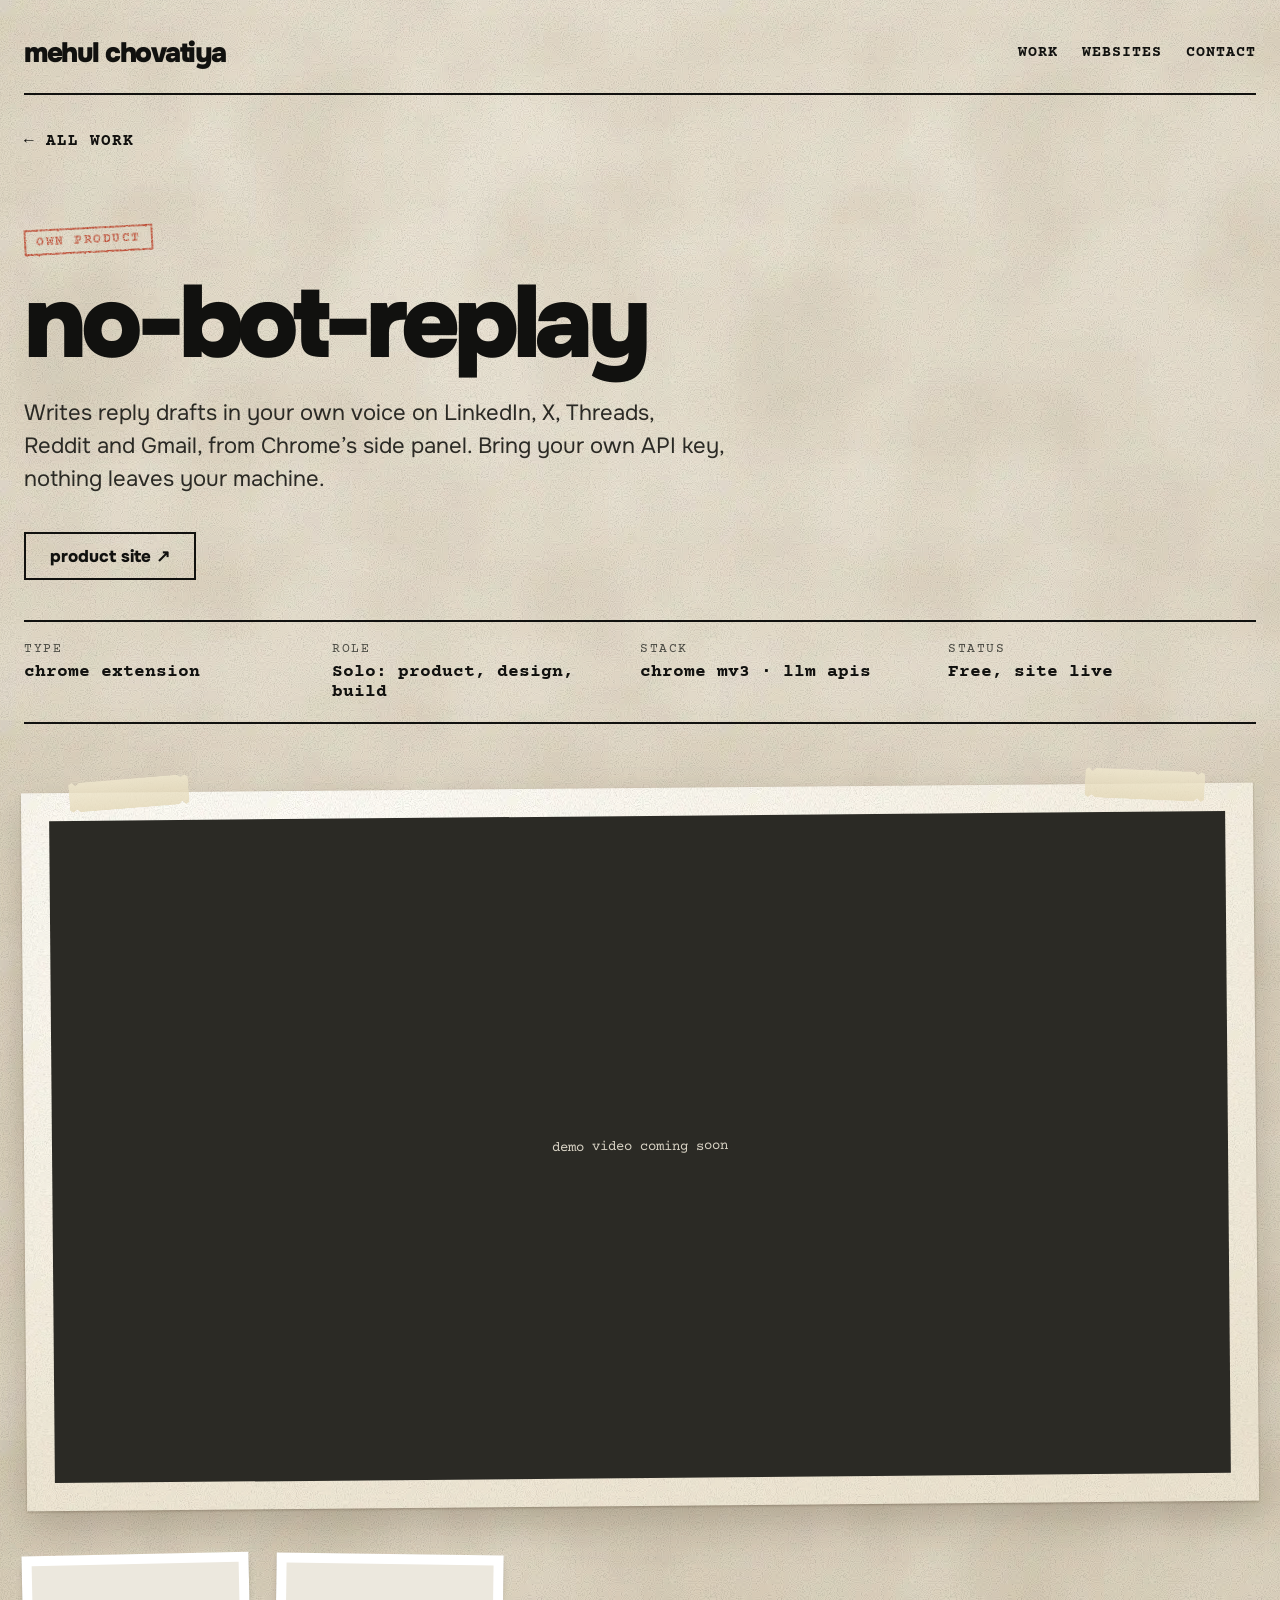
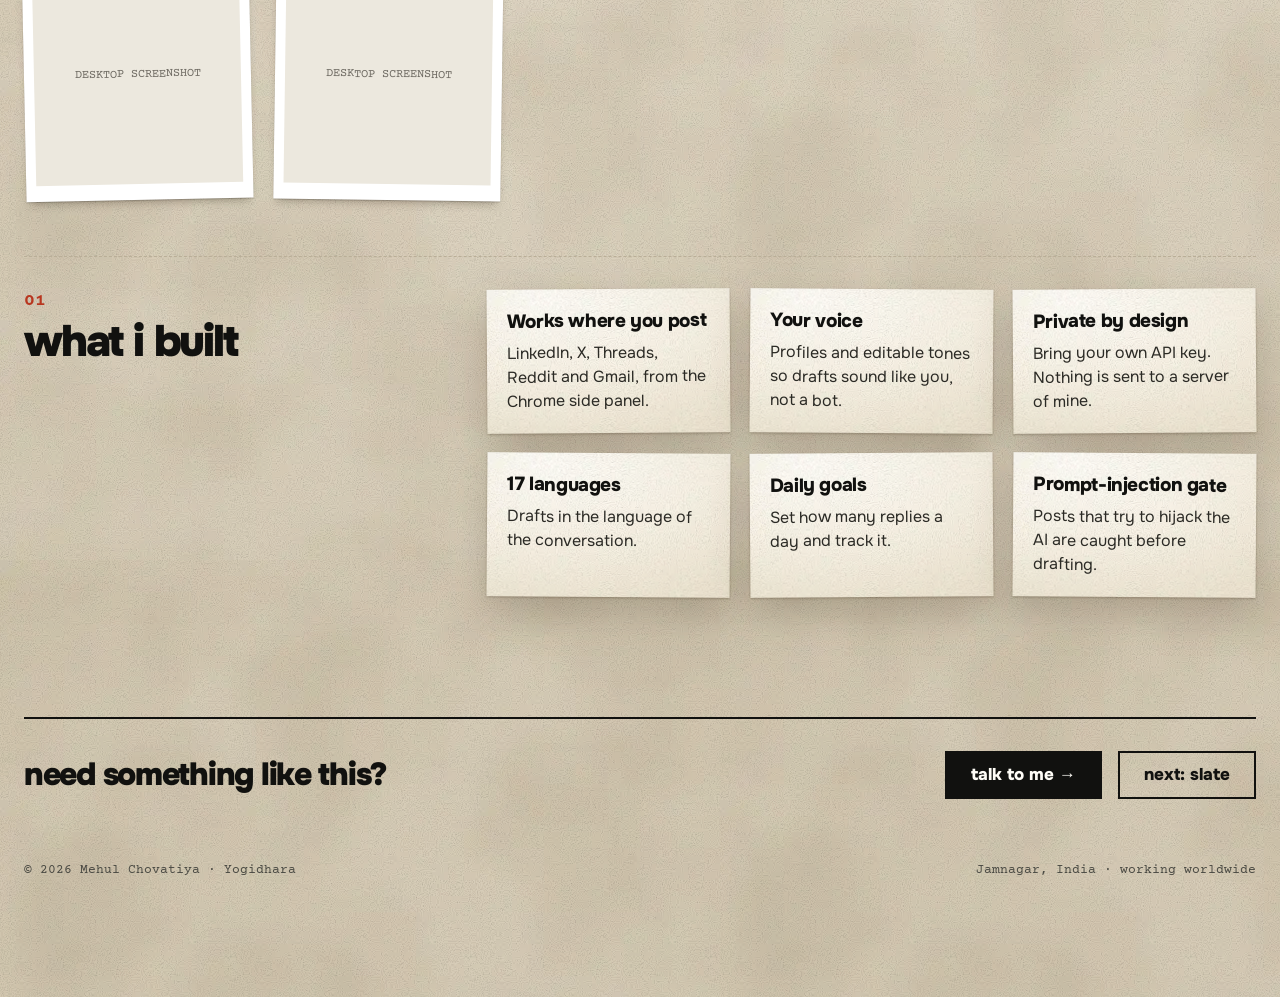
<file: work/no-bot-replay/index.html>
<!DOCTYPE html><html lang="en"> <head><meta charset="utf-8"><meta name="viewport" content="width=device-width, initial-scale=1"><title>No-Bot-Replay: Chrome Extension Case Study · Mehul Chovatiya</title><meta name="description" content="Writes reply drafts in your own voice on LinkedIn, X, Threads, Reddit and Gmail, from Chrome’s side panel. Bring your own API key, nothing leaves your machine."><link rel="canonical" href="https://mehul773.github.io/work/no-bot-replay/"><style>@font-face{font-family:'Onest Variable';font-style:normal;font-display:swap;font-weight:100 900;src:url(/_astro/onest-latin-wght-normal.Dun_Rd-l.woff2) format('woff2-variations');}</style><link rel="preload" href="/_astro/onest-latin-wght-normal.Dun_Rd-l.woff2" as="font" type="font/woff2" crossorigin><link rel="preload" href="/_astro/courier-prime-latin-400-normal.BbyBr73r.woff2" as="font" type="font/woff2" crossorigin><meta property="og:type" content="article"><meta property="og:site_name" content="Mehul Chovatiya"><meta property="og:title" content="No-Bot-Replay: Chrome Extension Case Study · Mehul Chovatiya"><meta property="og:description" content="Writes reply drafts in your own voice on LinkedIn, X, Threads, Reddit and Gmail, from Chrome’s side panel. Bring your own API key, nothing leaves your machine."><meta property="og:url" content="https://mehul773.github.io/work/no-bot-replay/"><meta property="og:image" content="https://mehul773.github.io/og.jpg"><meta property="og:image:width" content="1200"><meta property="og:image:height" content="630"><meta name="twitter:card" content="summary_large_image"><meta name="twitter:title" content="No-Bot-Replay: Chrome Extension Case Study · Mehul Chovatiya"><meta name="twitter:description" content="Writes reply drafts in your own voice on LinkedIn, X, Threads, Reddit and Gmail, from Chrome’s side panel. Bring your own API key, nothing leaves your machine."><meta name="twitter:image" content="https://mehul773.github.io/og.jpg"><meta name="author" content="Mehul Chovatiya"><meta name="theme-color" content="#E2DACB"><link rel="icon" href="/favicon.svg" type="image/svg+xml"><link rel="sitemap" href="/sitemap.xml"><script type="application/ld+json">{"@context":"https://schema.org","@type":"Person","@id":"https://mehul773.github.io/#mehul","name":"Mehul Chovatiya","url":"https://mehul773.github.io/","jobTitle":"Full-stack and AI developer","email":"mailto:chovatiyamehul2003@gmail.com","knowsAbout":["Progressive web apps","Business software","AI automation","Chrome extensions"],"worksFor":{"@type":"Organization","name":"Yogidhara","url":"https://yogidhara.com"},"address":{"@type":"PostalAddress","addressLocality":"Jamnagar","addressRegion":"Gujarat","addressCountry":"IN"},"sameAs":["https://github.com/Mehul773","https://www.linkedin.com/in/mehul-chovatiya-15a0521ba"]}</script><script type="application/ld+json">{"@context":"https://schema.org","@type":"CreativeWork","name":"No-Bot-Replay","description":"Writes reply drafts in your own voice on LinkedIn, X, Threads, Reddit and Gmail, from Chrome’s side panel. Bring your own API key, nothing leaves your machine.","url":"https://mehul773.github.io/work/no-bot-replay/","genre":"Chrome Extension","keywords":"side panel, 17 languages, voice profiles, byo key","author":{"@id":"https://mehul773.github.io/#mehul"}}</script><script type="application/ld+json">{"@context":"https://schema.org","@type":"BreadcrumbList","itemListElement":[{"@type":"ListItem","position":1,"name":"Work","item":"https://mehul773.github.io/"},{"@type":"ListItem","position":2,"name":"No-Bot-Replay","item":"https://mehul773.github.io/work/no-bot-replay/"}]}</script><style>@font-face{font-family:Courier Prime;font-style:normal;font-display:swap;font-weight:400;src:url(/_astro/courier-prime-latin-ext-400-normal.B-EsvyE4.woff2) format("woff2"),url(/_astro/courier-prime-latin-ext-400-normal.CKOCNFvK.woff) format("woff");unicode-range:U+0100-02BA,U+02BD-02C5,U+02C7-02CC,U+02CE-02D7,U+02DD-02FF,U+0304,U+0308,U+0329,U+1D00-1DBF,U+1E00-1E9F,U+1EF2-1EFF,U+2020,U+20A0-20AB,U+20AD-20C0,U+2113,U+2C60-2C7F,U+A720-A7FF}@font-face{font-family:Courier Prime;font-style:normal;font-display:swap;font-weight:400;src:url(/_astro/courier-prime-latin-400-normal.BbyBr73r.woff2) format("woff2"),url(/_astro/courier-prime-latin-400-normal.BAlbUm6l.woff) format("woff");unicode-range:U+0000-00FF,U+0131,U+0152-0153,U+02BB-02BC,U+02C6,U+02DA,U+02DC,U+0304,U+0308,U+0329,U+2000-206F,U+20AC,U+2122,U+2191,U+2193,U+2212,U+2215,U+FEFF,U+FFFD}@font-face{font-family:Courier Prime;font-style:normal;font-display:swap;font-weight:700;src:url(/_astro/courier-prime-latin-ext-700-normal.ByMJlNdM.woff2) format("woff2"),url(/_astro/courier-prime-latin-ext-700-normal.BIFoAzHx.woff) format("woff");unicode-range:U+0100-02BA,U+02BD-02C5,U+02C7-02CC,U+02CE-02D7,U+02DD-02FF,U+0304,U+0308,U+0329,U+1D00-1DBF,U+1E00-1E9F,U+1EF2-1EFF,U+2020,U+20A0-20AB,U+20AD-20C0,U+2113,U+2C60-2C7F,U+A720-A7FF}@font-face{font-family:Courier Prime;font-style:normal;font-display:swap;font-weight:700;src:url(/_astro/courier-prime-latin-700-normal.D1YCjmaD.woff2) format("woff2"),url(/_astro/courier-prime-latin-700-normal.CVvp4Sof.woff) format("woff");unicode-range:U+0000-00FF,U+0131,U+0152-0153,U+02BB-02BC,U+02C6,U+02DA,U+02DC,U+0304,U+0308,U+0329,U+2000-206F,U+20AC,U+2122,U+2191,U+2193,U+2212,U+2215,U+FEFF,U+FFFD}@font-face{font-family:Caveat;font-style:normal;font-display:swap;font-weight:600;src:url(/_astro/caveat-cyrillic-ext-600-normal.DDEJyoof.woff2) format("woff2"),url(/_astro/caveat-cyrillic-ext-600-normal.BLVNc-Ct.woff) format("woff");unicode-range:U+0460-052F,U+1C80-1C8A,U+20B4,U+2DE0-2DFF,U+A640-A69F,U+FE2E-FE2F}@font-face{font-family:Caveat;font-style:normal;font-display:swap;font-weight:600;src:url(/_astro/caveat-cyrillic-600-normal.Ba_MyzgW.woff2) format("woff2"),url(/_astro/caveat-cyrillic-600-normal.CqH0c_uj.woff) format("woff");unicode-range:U+0301,U+0400-045F,U+0490-0491,U+04B0-04B1,U+2116}@font-face{font-family:Caveat;font-style:normal;font-display:swap;font-weight:600;src:url(/_astro/caveat-latin-ext-600-normal.DDJRD6ps.woff2) format("woff2"),url(/_astro/caveat-latin-ext-600-normal.shBvSnoU.woff) format("woff");unicode-range:U+0100-02BA,U+02BD-02C5,U+02C7-02CC,U+02CE-02D7,U+02DD-02FF,U+0304,U+0308,U+0329,U+1D00-1DBF,U+1E00-1E9F,U+1EF2-1EFF,U+2020,U+20A0-20AB,U+20AD-20C0,U+2113,U+2C60-2C7F,U+A720-A7FF}@font-face{font-family:Caveat;font-style:normal;font-display:swap;font-weight:600;src:url(/_astro/caveat-latin-600-normal.zlTlWIYU.woff2) format("woff2"),url(/_astro/caveat-latin-600-normal.DUjB8dgm.woff) format("woff");unicode-range:U+0000-00FF,U+0131,U+0152-0153,U+02BB-02BC,U+02C6,U+02DA,U+02DC,U+0304,U+0308,U+0329,U+2000-206F,U+20AC,U+2122,U+2191,U+2193,U+2212,U+2215,U+FEFF,U+FFFD}:root{--ink: #11110f;--ink-2: #2b2a25;--muted: #4a4a43;--faint: #6e6a62;--rule: #b9ae97;--accent: #b8361f;--pen: #2f55a4;--paper-hi: #fffefa;--paper: #f8f3e7;--paper-lo: #eee6d4;--desk: #e2dacb;--mono: "Courier Prime", "Courier New", monospace;--sans: "Onest Variable", "Onest", "Helvetica Neue", Arial, sans-serif;--hand: "Caveat", cursive;--shadow-sheet: drop-shadow(0 1px 1px rgba(45, 32, 15, .28)) drop-shadow(0 16px 20px rgba(45, 32, 15, .22));--shadow-photo: 0 1px 1px rgba(0, 0, 0, .18), 0 6px 10px -4px rgba(45, 32, 15, .32)}*,*:before,*:after{box-sizing:border-box}html{-webkit-text-size-adjust:100%;scroll-behavior:smooth}@media(prefers-reduced-motion:reduce){html{scroll-behavior:auto}}body{margin:0;color:var(--ink);font-family:var(--sans);background-color:var(--desk);background-image:url(/textures/fiber.webp),url(/textures/blotch.webp),radial-gradient(140% 90% at 50% 0%,#ede7da,#e2daca 55%,#d6ccb8);background-blend-mode:multiply,multiply,normal;background-size:240px 240px,720px 720px,auto;background-attachment:scroll;overflow-x:hidden}img,video{max-width:100%;height:auto;display:block}a{color:var(--ink)}a:hover{color:var(--accent)}:focus-visible{outline:3px solid var(--pen);outline-offset:3px}.skip{position:absolute;left:12px;top:-60px;z-index:50;padding:12px 16px;background:var(--ink);color:#fff;font-family:var(--mono)}.skip:focus{top:12px;color:#fff}.wrap{position:relative;max-width:1280px;margin:0 auto;padding:32px 24px 120px}.mono{font-family:var(--mono)}.hand{font-family:var(--hand);font-weight:600}.sr-only{position:absolute;width:1px;height:1px;padding:0;margin:-1px;overflow:hidden;clip:rect(0 0 0 0);white-space:nowrap;border:0}.site-head{display:flex;flex-wrap:wrap;justify-content:space-between;align-items:center;gap:16px;padding-bottom:20px;border-bottom:2px solid var(--ink)}.logo{font-weight:900;font-size:28px;letter-spacing:-1.5px;text-decoration:none}.site-nav{display:flex;flex-wrap:wrap;gap:24px;font-family:var(--mono);font-size:15px;font-weight:700;letter-spacing:1px}.site-nav a{text-decoration:none;padding:12px 0;display:inline-block}.sheet{position:relative;isolation:isolate}.sheet:before{content:"";position:absolute;inset:0;z-index:-1;background-image:url(/textures/fiber.webp),radial-gradient(120% 100% at 25% 8%,var(--paper-hi) 0%,var(--paper) 55%,var(--paper-lo) 100%);background-blend-mode:multiply,normal;filter:var(--shadow-sheet)}.sheet--torn:before{filter:url(#torn) var(--shadow-sheet)}.sheet--napkin:before{background-image:url(/textures/fiber.webp),linear-gradient(103deg,#0000 47%,#3c2d140f 49.5%,#ffffff80 50.5%,#0000 53%),radial-gradient(120% 100% at 25% 8%,#fffffc,#f6f2e8 60%,#ece5d6);background-blend-mode:multiply,normal,normal}.sheet--kraft:before{background-image:url(/textures/fiber.webp),radial-gradient(120% 100% at 30% 0%,#d6b98a,#c8a774 60%,#b8955f)}.tilt{transform:rotate(var(--tilt, 0deg))}.tape{position:absolute;z-index:3;height:30px;background:linear-gradient(180deg,#f0e8cecc,#e2d6b4bd);clip-path:polygon(0 8%,3% 0,6% 12%,9% 2%,91% 0,94% 10%,97% 1%,100% 9%,100% 92%,97% 100%,94% 88%,91% 99%,9% 100%,6% 90%,3% 100%,0 91%);pointer-events:none}.prop{position:absolute;z-index:4;pointer-events:none;filter:drop-shadow(0 2px 1px rgba(30,20,8,.35)) drop-shadow(0 10px 12px rgba(30,20,8,.25))}.stamp{filter:url(#stamp);display:inline-block;font-family:var(--mono);font-weight:700;letter-spacing:1.5px;color:var(--accent);border:2.5px solid var(--accent);opacity:.9;white-space:nowrap}.ink{filter:url(#ink)}.photo{position:relative;background:#fff;box-shadow:var(--shadow-photo)}.placeholder{display:flex;align-items:center;justify-content:center;text-align:center;background:#ece8de;color:var(--faint);font-family:var(--mono);font-size:12px;padding:8px}.hero{display:flex;flex-wrap:wrap;gap:56px;padding:96px 0 120px;align-items:flex-start}.hero-sheet{flex:999 1 560px;min-width:0;padding:84px 56px 72px}.hero-eyebrow{margin:0 0 28px;font-family:var(--mono);font-size:15px;letter-spacing:1.5px;line-height:1.7}.hero h1{margin:0;font-weight:900;font-size:clamp(46px,7vw,92px);line-height:.92;letter-spacing:-.06em}.underline{position:relative;display:inline-block}.underline svg{position:absolute;left:-6px;bottom:-18px;width:106%;height:26px}.hero-lede{margin:44px 0 0;font-size:20px;line-height:1.5;max-width:520px;color:var(--ink-2)}.hero-note{position:absolute;right:48px;top:72px;margin:0;font-size:30px;color:var(--pen);transform:rotate(6deg)}.btn-row{display:flex;flex-wrap:wrap;gap:16px;margin-top:36px}.btn{display:inline-flex;align-items:center;min-height:48px;padding:0 24px;text-decoration:none;font-weight:800;font-size:17px;border:2px solid var(--ink)}.btn--solid{background:var(--ink);color:#fffdf7}.btn--solid:hover{background:var(--accent);border-color:var(--accent);color:#fffdf7}.receipt-wrap{flex:1 1 320px;min-width:0;position:relative;margin-top:24px;filter:var(--shadow-sheet)}.receipt{position:relative;padding:30px 28px 84px;font-family:var(--mono);font-size:15px;background-image:url(/textures/fiber.webp),linear-gradient(180deg,#fdfdfa,#f5f4ee);background-blend-mode:soft-light,normal;-webkit-mask:linear-gradient(#000 0 0) top / 100% calc(100% - 9px) no-repeat,conic-gradient(from -45deg at bottom,#0000,#000 1deg 89deg,#0000 90deg) bottom / 16px 9px repeat-x;mask:linear-gradient(#000 0 0) top / 100% calc(100% - 9px) no-repeat,conic-gradient(from -45deg at bottom,#0000,#000 1deg 89deg,#0000 90deg) bottom / 16px 9px repeat-x}.receipt h2{margin:0;text-align:center;font-size:15px;letter-spacing:3px}.receipt-lines{list-style:none;margin:0;padding:12px 0;border-top:2px dashed var(--ink);border-bottom:2px dashed var(--ink)}.receipt-lines a{display:flex;justify-content:space-between;gap:12px;padding:5px 0;text-decoration:none}.receipt-lines a span:last-child{color:var(--muted)}.shelf{padding:32px 0 96px;scroll-margin-top:24px}.shelf-head{display:flex;flex-wrap:wrap;align-items:baseline;gap:8px 24px;border-bottom:2px solid var(--ink);padding-bottom:16px;margin-bottom:64px}.shelf-head .no{font-family:var(--mono);font-size:18px;font-weight:700;color:var(--accent)}.shelf-head h2{margin:0;font-weight:900;font-size:clamp(36px,5vw,60px);letter-spacing:-.05em;line-height:1}.shelf-head p{margin:0;flex:1 1 280px;font-family:var(--mono);font-size:15px;color:var(--muted)}.cards{display:grid;grid-template-columns:repeat(auto-fill,minmax(min(340px,100%),1fr));gap:72px 44px}.card{padding:44px 30px 30px;display:flex;flex-direction:column;gap:18px;transition:transform .25s ease}.card:hover{transform:rotate(var(--tilt, 0deg)) translateY(-4px)}.card-top{display:flex;justify-content:space-between;align-items:flex-start;gap:12px}.card-file{font-family:var(--mono);font-size:13px;letter-spacing:1.5px;color:var(--muted)}.card .stamp{font-size:12px;padding:4px 8px;transform:rotate(5deg)}.card h3{margin:6px 0 0;font-weight:900;font-size:34px;letter-spacing:-.05em;line-height:1}.card h3 a{text-decoration:none}.card h3 a:after{content:"";position:absolute;inset:0;z-index:1}.card-what{margin:0;font-size:17px;line-height:1.5;color:var(--ink-2)}.tags{display:flex;flex-wrap:wrap;gap:8px;list-style:none;margin:0;padding:0}.tags li{font-family:var(--mono);font-size:13px;letter-spacing:.5px;border:1.5px solid var(--ink);padding:4px 8px}.card-foot{display:flex;flex-wrap:wrap;justify-content:space-between;align-items:center;gap:12px;border-top:1.5px dashed var(--rule);padding-top:14px;margin-top:auto}.card-foot .stack{font-family:var(--mono);font-size:13px;color:var(--muted)}.card-foot .more{font-weight:800;font-size:16px;min-height:44px;display:inline-flex;align-items:center;text-decoration:underline;text-decoration-thickness:2px;text-underline-offset:4px}.media-main{padding:8px 8px 30px;transform:rotate(-1deg)}.media-main .frame{position:relative;height:180px;background:var(--ink-2);display:flex;align-items:center;justify-content:center;overflow:hidden}.media-main .frame img{position:absolute;inset:0;width:100%;height:100%;object-fit:cover;object-position:top;opacity:.85}.media-main .play{position:relative;z-index:1;box-shadow:0 4px 12px #00000059}.media-main .label{position:absolute;left:12px;bottom:2px;font-size:20px;color:#3a3a35}.play{width:56px;height:56px;border-radius:50%;background:#fffdf7;display:flex;align-items:center;justify-content:center}.media-shots{display:flex;gap:12px;margin-top:-2px}.media-shots .photo{flex:1 1 0;min-width:0;padding:5px 5px 16px}.media-shots img{width:100%;object-fit:cover;object-position:top}.sites{display:grid;grid-template-columns:repeat(auto-fill,minmax(min(240px,100%),1fr));gap:40px 28px}.site-card{display:block;padding:8px 8px 14px;text-decoration:none}.site-card .bar{display:flex;gap:5px;padding:7px 9px;background:#e2dbcb}.site-card .bar span{width:8px;height:8px;border-radius:50%;background:#9c9483}.site-card p{margin:4px 4px 0}.contact{margin-top:48px;padding:80px 56px;scroll-margin-top:24px}.contact h2{margin:0;font-weight:900;font-size:clamp(38px,6vw,76px);line-height:.95;letter-spacing:-.06em;color:#1a140b}.contact p{color:#2e2414}.contact .btn{border-color:#1a140b;color:#1a140b}.contact .btn--solid{background:#1a140b;color:#f6eedc}.contact .btn--solid:hover{background:var(--accent);border-color:var(--accent)}.site-foot{margin-top:64px;display:flex;flex-wrap:wrap;justify-content:space-between;gap:12px;font-family:var(--mono);font-size:13px;color:var(--muted)}.cs-head{padding:64px 0 40px}.cs-head h1{margin:24px 0 0;font-weight:900;font-size:clamp(48px,8vw,104px);line-height:.9;letter-spacing:-.06em}.cs-head .stamp{font-size:13px;padding:4px 10px;transform:rotate(-3deg)}.demo-login{margin:16px 0 0;font-size:14px;line-height:1.7;color:var(--ink-2)}.demo-login span{color:var(--muted)}.cs-lede{margin:28px 0 0;font-size:22px;line-height:1.5;max-width:700px;color:var(--ink-2)}.facts{display:grid;grid-template-columns:repeat(auto-fit,minmax(200px,1fr));border-top:2px solid var(--ink);border-bottom:2px solid var(--ink);font-family:var(--mono);margin:0}.facts div{padding:20px 20px 20px 0}.facts dt{font-size:13px;letter-spacing:1.5px;color:var(--muted)}.facts dd{margin:6px 0 0;font-size:18px;font-weight:700}.cs-video{margin:64px 0 40px;padding:28px}.cs-video .frame{position:relative;aspect-ratio:16 / 9;background:var(--ink-2);display:flex;align-items:center;justify-content:center}.cs-video video{width:100%;height:100%}.cs-phone{display:flex;flex-wrap:wrap;align-items:center;justify-content:center;gap:56px 72px;margin:72px 0 64px}.device{position:relative;flex:0 0 auto;width:min(320px,100%);padding:12px;background:#141412;border-radius:46px;box-shadow:0 2px 2px #00000040,0 30px 40px -18px #2d200f8c,inset 0 0 0 2px #3a3a36}.device video{display:block;width:100%;height:auto;aspect-ratio:392 / 810;border-radius:34px;background:#2b2a25;object-fit:cover}.flow{flex:1 1 360px;min-width:0;max-width:560px;padding:40px 36px 32px}.flow-head{margin:0 0 16px;font-size:14px;letter-spacing:2px;color:var(--muted)}.flow ol{margin:0;padding:0;list-style:none;counter-reset:step}.flow li{counter-increment:step;display:flex;gap:16px;padding:12px 0;border-bottom:1.5px dashed var(--rule);font-size:18px;line-height:1.45}.flow li:before{content:counter(step,decimal-leading-zero);font-family:var(--mono);font-weight:700;color:var(--accent);flex:0 0 auto;padding-top:2px}.flow-note{margin:18px 0 0;font-size:24px;color:var(--pen)}.cs-screens.cs-screens--phone{grid-template-columns:repeat(auto-fill,minmax(min(140px,45%),1fr));gap:28px 20px}.cs-screens--phone figure{padding:6px 6px 12px}.cs-screens--phone img{width:100%;height:auto;background:#ece8de}.cs-screens--phone figcaption{font-size:13px;margin-top:8px}.cs-screens{display:grid;grid-template-columns:repeat(auto-fill,minmax(min(200px,100%),1fr));gap:32px 24px;padding:8px 0 56px}.cs-screens figure{margin:0;padding:10px 10px 16px}.cs-screens figcaption{margin-top:12px;text-align:center;font-family:var(--mono);font-size:14px}.cs-block{display:flex;flex-wrap:wrap;gap:24px 48px;padding:32px 0 48px;border-top:1.5px dashed var(--rule)}.cs-block>header{flex:1 1 240px;min-width:0}.cs-block>header .no{font-family:var(--mono);font-size:18px;font-weight:700;color:var(--accent)}.cs-block>header h2{margin:8px 0 0;font-weight:900;font-size:44px;letter-spacing:-.05em;line-height:1}.cs-block>.body{flex:2 1 420px;min-width:0}.features{display:grid;grid-template-columns:repeat(auto-fill,minmax(min(220px,100%),1fr));gap:20px;list-style:none;margin:0;padding:0}.features li{padding:20px}.features h3{margin:0;font-weight:800;font-size:19px;letter-spacing:-.02em}.features p{margin:8px 0 0;font-size:16px;line-height:1.5;color:var(--ink-2)}.quote{margin-top:32px;padding:48px 40px}.quote blockquote{margin:0;font-weight:900;font-size:clamp(28px,4vw,48px);line-height:1.05;letter-spacing:-.04em}.cs-next{display:flex;flex-wrap:wrap;justify-content:space-between;align-items:center;gap:24px;margin-top:72px;padding-top:32px;border-top:2px solid var(--ink)}.zoom{display:block;width:100%;padding:0;border:0;background:none;cursor:zoom-in}.zoom:hover img{filter:brightness(1.04)}.lightbox{width:100vw;height:100dvh;max-width:none;max-height:none;margin:0;padding:0;border:0;background:transparent;color:#f2efe6}.lightbox::backdrop{background:#11110fe0}.lightbox[open]{display:flex;align-items:center;justify-content:center}.lb-figure{margin:0;display:flex;flex-direction:column;align-items:center;gap:14px;pointer-events:none}.lb-img{max-width:min(92vw,1200px);max-height:calc(100dvh - 120px);width:auto;height:auto;background:#fff;box-shadow:0 20px 50px #00000080;pointer-events:auto}.lb-cap{font-size:15px;letter-spacing:1px}.lb-btn{position:fixed;width:52px;height:52px;border-radius:50%;border:0;background:#fffdf7;color:#11110f;font-size:22px;font-weight:700;cursor:pointer;box-shadow:0 6px 16px #0006}.lb-btn:hover{background:var(--accent);color:#fffdf7}.lb-prev{left:20px;top:50%;transform:translateY(-50%)}.lb-next{right:20px;top:50%;transform:translateY(-50%)}.lb-close{right:20px;top:20px}@media(max-width:720px){.wrap{padding:20px 16px 80px}.hero{padding:64px 0 80px;gap:48px}.hero-sheet{padding:64px 24px 48px}.hero-note,.prop--pen{display:none}.tilt{transform:rotate(calc(var(--tilt, 0deg) * .4))}.card{padding:40px 20px 24px}.contact{padding:56px 24px}.cs-video{padding:12px}.lb-prev,.lb-next{top:auto;bottom:20px;transform:none}.lb-img{max-height:calc(100dvh - 160px)}.sheet--torn:before{filter:none}.sheet:before{filter:none;box-shadow:0 1px 1px #2d200f40,0 12px 18px -8px #2d200f4d}.receipt-wrap{filter:none}.prop{filter:drop-shadow(0 4px 4px rgba(30,20,8,.3))}.ink,.stamp{filter:none}}@media(prefers-reduced-motion:reduce){.card,.card:hover{transition:none}}
</style></head> <body> <a class="skip" href="#main">Skip to content</a> <!-- Paper effects: filters + gradients used across the page. Drawn in code, no photos. --> <svg aria-hidden="true" width="0" height="0" style="position:absolute"> <defs> <filter id="torn" x="-4%" y="-4%" width="108%" height="108%"> <feTurbulence type="fractalNoise" baseFrequency="0.045" numOctaves="4" seed="7" result="n"></feTurbulence> <feDisplacementMap in="SourceGraphic" in2="n" scale="9" xChannelSelector="R" yChannelSelector="G"></feDisplacementMap> </filter> <filter id="ink" x="-5%" y="-20%" width="110%" height="140%"> <feTurbulence type="fractalNoise" baseFrequency="0.7" numOctaves="2" result="t"></feTurbulence> <feDisplacementMap in="SourceGraphic" in2="t" scale="2.2" xChannelSelector="R" yChannelSelector="G"></feDisplacementMap> </filter> <filter id="stamp" x="-10%" y="-20%" width="120%" height="140%"> <feTurbulence type="fractalNoise" baseFrequency="0.9" numOctaves="2" seed="3" result="noise"></feTurbulence> <feColorMatrix in="noise" type="matrix" values="0 0 0 0 0  0 0 0 0 0  0 0 0 0 0  0 0 0 -2.4 1.9" result="holes"></feColorMatrix> <feComposite in="SourceGraphic" in2="holes" operator="in" result="speckled"></feComposite> <feTurbulence type="fractalNoise" baseFrequency="0.5" numOctaves="2" result="t2"></feTurbulence> <feDisplacementMap in="speckled" in2="t2" scale="2" xChannelSelector="R" yChannelSelector="G"></feDisplacementMap> </filter> <linearGradient id="metal" x1="0" y1="0" x2="1" y2="1"> <stop offset="0" stop-color="#F4F4F2"></stop><stop offset=".35" stop-color="#9DA0A3"></stop><stop offset=".55" stop-color="#E9EAEA"></stop><stop offset="1" stop-color="#6D7074"></stop> </linearGradient> <linearGradient id="clipbody" x1="0" y1="0" x2="0" y2="1"> <stop offset="0" stop-color="#3A3A3A"></stop><stop offset=".18" stop-color="#151515"></stop><stop offset="1" stop-color="#050505"></stop> </linearGradient> <linearGradient id="barrel" x1="0" y1="0" x2="0" y2="1"> <stop offset="0" stop-color="#3B5FB0"></stop><stop offset=".3" stop-color="#6F8FD6"></stop><stop offset=".55" stop-color="#2F55A4"></stop><stop offset="1" stop-color="#1A326A"></stop> </linearGradient> </defs> </svg> <div class="wrap"> <header class="site-head"> <a class="logo" href="/">mehul chovatiya</a> <nav class="site-nav" aria-label="Main"> <a href="/#apps">WORK</a> <a href="/#websites">WEBSITES</a> <a href="/#contact">CONTACT</a> </nav> </header> <main id="main">  <p style="margin:24px 0 0" class="mono"><a href="/#apps" style="display:inline-flex;align-items:center;min-height:44px;font-weight:700;letter-spacing:1px;text-decoration:none">← ALL WORK</a></p> <section class="cs-head"> <span class="stamp">OWN PRODUCT</span> <h1>no-bot-replay</h1> <p class="cs-lede">Writes reply drafts in your own voice on LinkedIn, X, Threads, Reddit and Gmail, from Chrome’s side panel. Bring your own API key, nothing leaves your machine.</p> <div class="btn-row"> <a class="btn" href="https://nobot.chovatiyamehul2003.workers.dev" target="_blank" rel="noopener">product site ↗</a> </div>  </section> <dl class="facts"> <div><dt>TYPE</dt><dd>chrome extension</dd></div><div><dt>ROLE</dt><dd>Solo: product, design, build</dd></div><div><dt>STACK</dt><dd>chrome mv3 · llm apis</dd></div><div><dt>STATUS</dt><dd>Free, site live</dd></div> </dl> <section class="sheet cs-video tilt" style="--tilt:-0.5deg" aria-label="Demo video"> <span class="tape" style="top:-14px;left:48px;width:120px;transform:rotate(-4deg)"></span> <span class="tape" style="top:-14px;right:48px;width:120px;transform:rotate(3deg)"></span> <div class="frame"> <span class="placeholder" style="background:transparent;color:#d8d2c4;font-size:14px">demo video coming soon</span> </div> </section><section class="cs-screens" aria-label="Screens"> <figure class="photo tilt" style="--tilt:-1.2deg"> <div class="placeholder" style="height:220px">DESKTOP SCREENSHOT</div> </figure><figure class="photo tilt" style="--tilt:0.8deg"> <div class="placeholder" style="height:220px">DESKTOP SCREENSHOT</div> </figure> </section><section class="cs-block"> <header><span class="no">01</span><h2>what i built</h2></header> <ul class="body features"> <li class="sheet tilt" style="--tilt:-0.4deg"> <h3>Works where you post</h3> <p>LinkedIn, X, Threads, Reddit and Gmail, from the Chrome side panel.</p> </li><li class="sheet tilt" style="--tilt:0.4deg"> <h3>Your voice</h3> <p>Profiles and editable tones so drafts sound like you, not a bot.</p> </li><li class="sheet tilt" style="--tilt:-0.4deg"> <h3>Private by design</h3> <p>Bring your own API key. Nothing is sent to a server of mine.</p> </li><li class="sheet tilt" style="--tilt:0.4deg"> <h3>17 languages</h3> <p>Drafts in the language of the conversation.</p> </li><li class="sheet tilt" style="--tilt:-0.4deg"> <h3>Daily goals</h3> <p>Set how many replies a day and track it.</p> </li><li class="sheet tilt" style="--tilt:0.4deg"> <h3>Prompt-injection gate</h3> <p>Posts that try to hijack the AI are caught before drafting.</p> </li> </ul> </section> <nav class="cs-next" aria-label="More work"> <p style="margin:0;font-weight:900;font-size:32px;letter-spacing:-0.04em">need something like this?</p> <div class="btn-row" style="margin:0"> <a class="btn btn--solid" href="mailto:chovatiyamehul2003@gmail.com">talk to me →</a> <a class="btn" href="/work/slate/">next: slate</a> </div> </nav>  </main> <footer class="site-foot"> <span>© 2026 Mehul Chovatiya · Yogidhara</span> <span>Jamnagar, India · working worldwide</span> </footer> </div> </body></html>
</file>
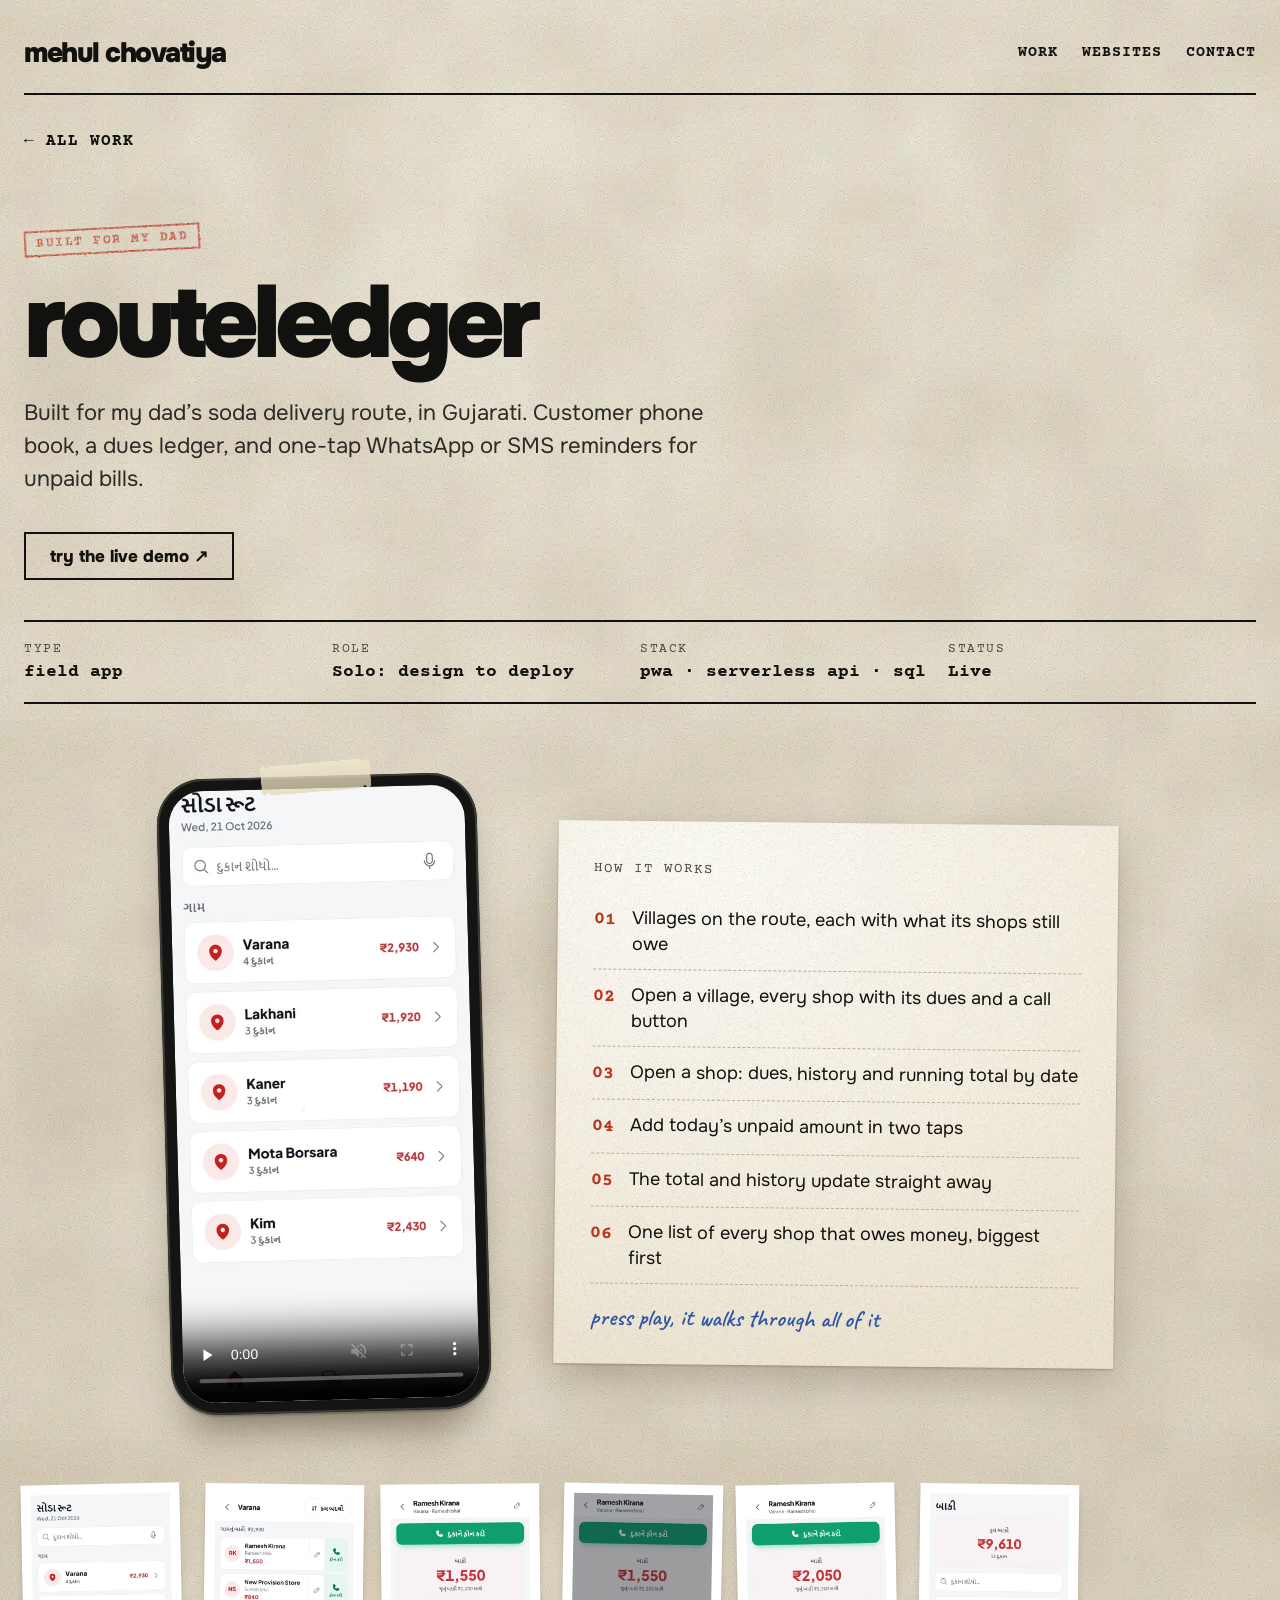
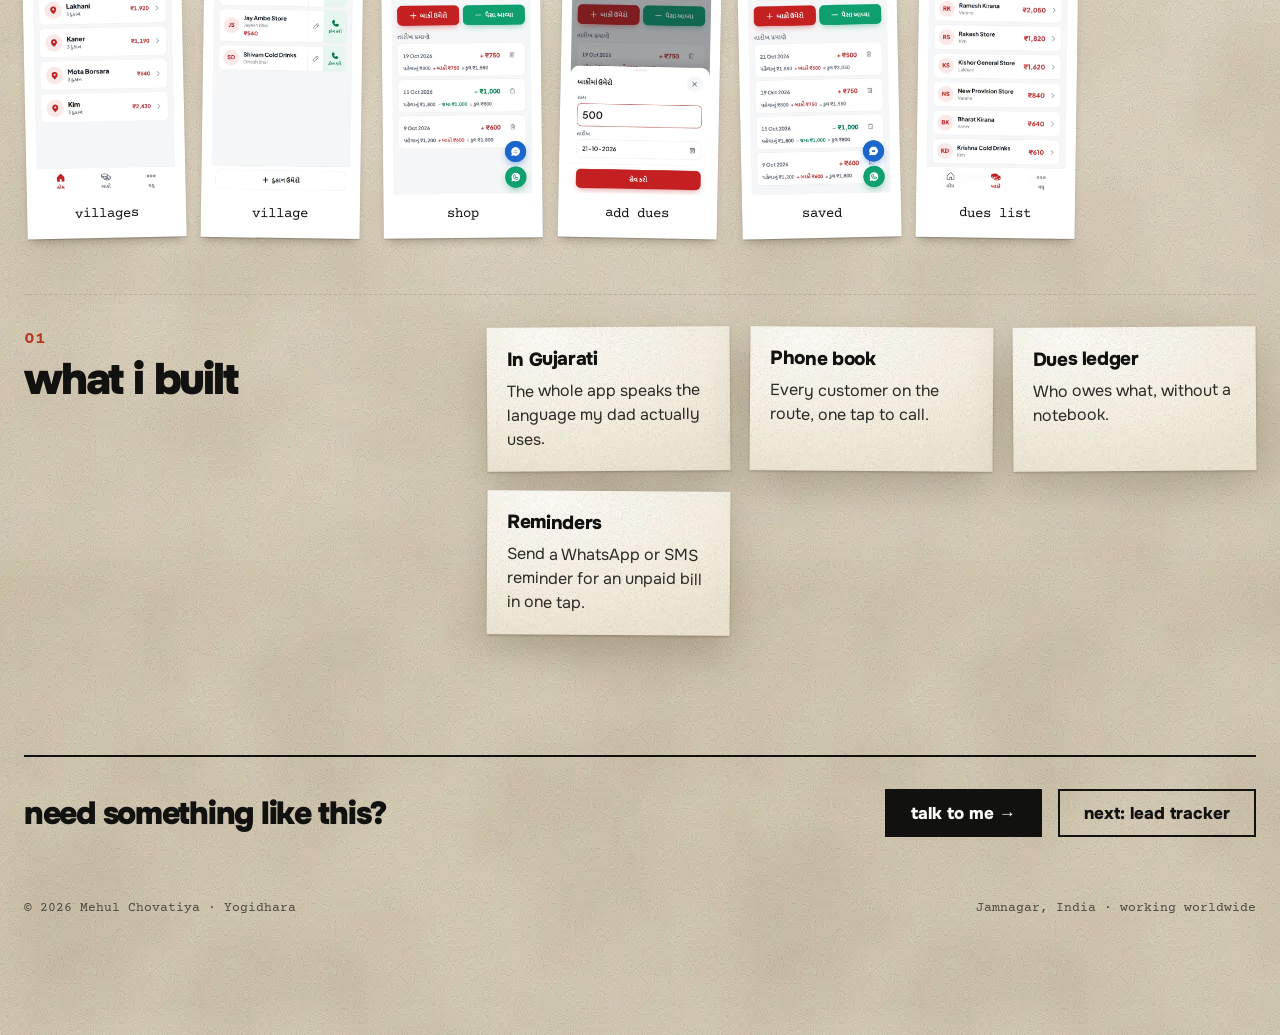
<file: work/routeledger/index.html>
<!DOCTYPE html><html lang="en"> <head><meta charset="utf-8"><meta name="viewport" content="width=device-width, initial-scale=1"><title>Routeledger: Field App Case Study · Mehul Chovatiya</title><meta name="description" content="Built for my dad’s soda delivery route, in Gujarati. Customer phone book, a dues ledger, and one-tap WhatsApp or SMS reminders for unpaid bills."><link rel="canonical" href="https://mehul773.github.io/work/routeledger/"><style>@font-face{font-family:'Onest Variable';font-style:normal;font-display:swap;font-weight:100 900;src:url(/_astro/onest-latin-wght-normal.Dun_Rd-l.woff2) format('woff2-variations');}</style><link rel="preload" href="/_astro/onest-latin-wght-normal.Dun_Rd-l.woff2" as="font" type="font/woff2" crossorigin><link rel="preload" href="/_astro/courier-prime-latin-400-normal.BbyBr73r.woff2" as="font" type="font/woff2" crossorigin><meta property="og:type" content="article"><meta property="og:site_name" content="Mehul Chovatiya"><meta property="og:title" content="Routeledger: Field App Case Study · Mehul Chovatiya"><meta property="og:description" content="Built for my dad’s soda delivery route, in Gujarati. Customer phone book, a dues ledger, and one-tap WhatsApp or SMS reminders for unpaid bills."><meta property="og:url" content="https://mehul773.github.io/work/routeledger/"><meta property="og:image" content="https://mehul773.github.io/og.jpg"><meta property="og:image:width" content="1200"><meta property="og:image:height" content="630"><meta name="twitter:card" content="summary_large_image"><meta name="twitter:title" content="Routeledger: Field App Case Study · Mehul Chovatiya"><meta name="twitter:description" content="Built for my dad’s soda delivery route, in Gujarati. Customer phone book, a dues ledger, and one-tap WhatsApp or SMS reminders for unpaid bills."><meta name="twitter:image" content="https://mehul773.github.io/og.jpg"><meta name="author" content="Mehul Chovatiya"><meta name="theme-color" content="#E2DACB"><link rel="icon" href="/favicon.svg" type="image/svg+xml"><link rel="sitemap" href="/sitemap.xml"><script type="application/ld+json">{"@context":"https://schema.org","@type":"Person","@id":"https://mehul773.github.io/#mehul","name":"Mehul Chovatiya","url":"https://mehul773.github.io/","jobTitle":"Full-stack and AI developer","email":"mailto:chovatiyamehul2003@gmail.com","knowsAbout":["Progressive web apps","Business software","AI automation","Chrome extensions"],"worksFor":{"@type":"Organization","name":"Yogidhara","url":"https://yogidhara.com"},"address":{"@type":"PostalAddress","addressLocality":"Jamnagar","addressRegion":"Gujarat","addressCountry":"IN"},"sameAs":["https://github.com/Mehul773","https://www.linkedin.com/in/mehul-chovatiya-15a0521ba"]}</script><script type="application/ld+json">{"@context":"https://schema.org","@type":"CreativeWork","name":"Routeledger","description":"Built for my dad’s soda delivery route, in Gujarati. Customer phone book, a dues ledger, and one-tap WhatsApp or SMS reminders for unpaid bills.","url":"https://mehul773.github.io/work/routeledger/","genre":"Field App","keywords":"gujarati ui, dues ledger, whatsapp reminders, sms","image":"https://mehul773.github.io/media/routeledger/poster.webp","author":{"@id":"https://mehul773.github.io/#mehul"},"video":{"@type":"VideoObject","name":"Routeledger demo","description":"Built for my dad’s soda delivery route, in Gujarati. Customer phone book, a dues ledger, and one-tap WhatsApp or SMS reminders for unpaid bills.","contentUrl":"https://mehul773.github.io/media/routeledger/demo.mp4","thumbnailUrl":"https://mehul773.github.io/media/routeledger/poster.webp","uploadDate":"2026-10-21"}}</script><script type="application/ld+json">{"@context":"https://schema.org","@type":"BreadcrumbList","itemListElement":[{"@type":"ListItem","position":1,"name":"Work","item":"https://mehul773.github.io/"},{"@type":"ListItem","position":2,"name":"Routeledger","item":"https://mehul773.github.io/work/routeledger/"}]}</script><style>@font-face{font-family:Courier Prime;font-style:normal;font-display:swap;font-weight:400;src:url(/_astro/courier-prime-latin-ext-400-normal.B-EsvyE4.woff2) format("woff2"),url(/_astro/courier-prime-latin-ext-400-normal.CKOCNFvK.woff) format("woff");unicode-range:U+0100-02BA,U+02BD-02C5,U+02C7-02CC,U+02CE-02D7,U+02DD-02FF,U+0304,U+0308,U+0329,U+1D00-1DBF,U+1E00-1E9F,U+1EF2-1EFF,U+2020,U+20A0-20AB,U+20AD-20C0,U+2113,U+2C60-2C7F,U+A720-A7FF}@font-face{font-family:Courier Prime;font-style:normal;font-display:swap;font-weight:400;src:url(/_astro/courier-prime-latin-400-normal.BbyBr73r.woff2) format("woff2"),url(/_astro/courier-prime-latin-400-normal.BAlbUm6l.woff) format("woff");unicode-range:U+0000-00FF,U+0131,U+0152-0153,U+02BB-02BC,U+02C6,U+02DA,U+02DC,U+0304,U+0308,U+0329,U+2000-206F,U+20AC,U+2122,U+2191,U+2193,U+2212,U+2215,U+FEFF,U+FFFD}@font-face{font-family:Courier Prime;font-style:normal;font-display:swap;font-weight:700;src:url(/_astro/courier-prime-latin-ext-700-normal.ByMJlNdM.woff2) format("woff2"),url(/_astro/courier-prime-latin-ext-700-normal.BIFoAzHx.woff) format("woff");unicode-range:U+0100-02BA,U+02BD-02C5,U+02C7-02CC,U+02CE-02D7,U+02DD-02FF,U+0304,U+0308,U+0329,U+1D00-1DBF,U+1E00-1E9F,U+1EF2-1EFF,U+2020,U+20A0-20AB,U+20AD-20C0,U+2113,U+2C60-2C7F,U+A720-A7FF}@font-face{font-family:Courier Prime;font-style:normal;font-display:swap;font-weight:700;src:url(/_astro/courier-prime-latin-700-normal.D1YCjmaD.woff2) format("woff2"),url(/_astro/courier-prime-latin-700-normal.CVvp4Sof.woff) format("woff");unicode-range:U+0000-00FF,U+0131,U+0152-0153,U+02BB-02BC,U+02C6,U+02DA,U+02DC,U+0304,U+0308,U+0329,U+2000-206F,U+20AC,U+2122,U+2191,U+2193,U+2212,U+2215,U+FEFF,U+FFFD}@font-face{font-family:Caveat;font-style:normal;font-display:swap;font-weight:600;src:url(/_astro/caveat-cyrillic-ext-600-normal.DDEJyoof.woff2) format("woff2"),url(/_astro/caveat-cyrillic-ext-600-normal.BLVNc-Ct.woff) format("woff");unicode-range:U+0460-052F,U+1C80-1C8A,U+20B4,U+2DE0-2DFF,U+A640-A69F,U+FE2E-FE2F}@font-face{font-family:Caveat;font-style:normal;font-display:swap;font-weight:600;src:url(/_astro/caveat-cyrillic-600-normal.Ba_MyzgW.woff2) format("woff2"),url(/_astro/caveat-cyrillic-600-normal.CqH0c_uj.woff) format("woff");unicode-range:U+0301,U+0400-045F,U+0490-0491,U+04B0-04B1,U+2116}@font-face{font-family:Caveat;font-style:normal;font-display:swap;font-weight:600;src:url(/_astro/caveat-latin-ext-600-normal.DDJRD6ps.woff2) format("woff2"),url(/_astro/caveat-latin-ext-600-normal.shBvSnoU.woff) format("woff");unicode-range:U+0100-02BA,U+02BD-02C5,U+02C7-02CC,U+02CE-02D7,U+02DD-02FF,U+0304,U+0308,U+0329,U+1D00-1DBF,U+1E00-1E9F,U+1EF2-1EFF,U+2020,U+20A0-20AB,U+20AD-20C0,U+2113,U+2C60-2C7F,U+A720-A7FF}@font-face{font-family:Caveat;font-style:normal;font-display:swap;font-weight:600;src:url(/_astro/caveat-latin-600-normal.zlTlWIYU.woff2) format("woff2"),url(/_astro/caveat-latin-600-normal.DUjB8dgm.woff) format("woff");unicode-range:U+0000-00FF,U+0131,U+0152-0153,U+02BB-02BC,U+02C6,U+02DA,U+02DC,U+0304,U+0308,U+0329,U+2000-206F,U+20AC,U+2122,U+2191,U+2193,U+2212,U+2215,U+FEFF,U+FFFD}:root{--ink: #11110f;--ink-2: #2b2a25;--muted: #4a4a43;--faint: #6e6a62;--rule: #b9ae97;--accent: #b8361f;--pen: #2f55a4;--paper-hi: #fffefa;--paper: #f8f3e7;--paper-lo: #eee6d4;--desk: #e2dacb;--mono: "Courier Prime", "Courier New", monospace;--sans: "Onest Variable", "Onest", "Helvetica Neue", Arial, sans-serif;--hand: "Caveat", cursive;--shadow-sheet: drop-shadow(0 1px 1px rgba(45, 32, 15, .28)) drop-shadow(0 16px 20px rgba(45, 32, 15, .22));--shadow-photo: 0 1px 1px rgba(0, 0, 0, .18), 0 6px 10px -4px rgba(45, 32, 15, .32)}*,*:before,*:after{box-sizing:border-box}html{-webkit-text-size-adjust:100%;scroll-behavior:smooth}@media(prefers-reduced-motion:reduce){html{scroll-behavior:auto}}body{margin:0;color:var(--ink);font-family:var(--sans);background-color:var(--desk);background-image:url(/textures/fiber.webp),url(/textures/blotch.webp),radial-gradient(140% 90% at 50% 0%,#ede7da,#e2daca 55%,#d6ccb8);background-blend-mode:multiply,multiply,normal;background-size:240px 240px,720px 720px,auto;background-attachment:scroll;overflow-x:hidden}img,video{max-width:100%;height:auto;display:block}a{color:var(--ink)}a:hover{color:var(--accent)}:focus-visible{outline:3px solid var(--pen);outline-offset:3px}.skip{position:absolute;left:12px;top:-60px;z-index:50;padding:12px 16px;background:var(--ink);color:#fff;font-family:var(--mono)}.skip:focus{top:12px;color:#fff}.wrap{position:relative;max-width:1280px;margin:0 auto;padding:32px 24px 120px}.mono{font-family:var(--mono)}.hand{font-family:var(--hand);font-weight:600}.sr-only{position:absolute;width:1px;height:1px;padding:0;margin:-1px;overflow:hidden;clip:rect(0 0 0 0);white-space:nowrap;border:0}.site-head{display:flex;flex-wrap:wrap;justify-content:space-between;align-items:center;gap:16px;padding-bottom:20px;border-bottom:2px solid var(--ink)}.logo{font-weight:900;font-size:28px;letter-spacing:-1.5px;text-decoration:none}.site-nav{display:flex;flex-wrap:wrap;gap:24px;font-family:var(--mono);font-size:15px;font-weight:700;letter-spacing:1px}.site-nav a{text-decoration:none;padding:12px 0;display:inline-block}.sheet{position:relative;isolation:isolate}.sheet:before{content:"";position:absolute;inset:0;z-index:-1;background-image:url(/textures/fiber.webp),radial-gradient(120% 100% at 25% 8%,var(--paper-hi) 0%,var(--paper) 55%,var(--paper-lo) 100%);background-blend-mode:multiply,normal;filter:var(--shadow-sheet)}.sheet--torn:before{filter:url(#torn) var(--shadow-sheet)}.sheet--napkin:before{background-image:url(/textures/fiber.webp),linear-gradient(103deg,#0000 47%,#3c2d140f 49.5%,#ffffff80 50.5%,#0000 53%),radial-gradient(120% 100% at 25% 8%,#fffffc,#f6f2e8 60%,#ece5d6);background-blend-mode:multiply,normal,normal}.sheet--kraft:before{background-image:url(/textures/fiber.webp),radial-gradient(120% 100% at 30% 0%,#d6b98a,#c8a774 60%,#b8955f)}.tilt{transform:rotate(var(--tilt, 0deg))}.tape{position:absolute;z-index:3;height:30px;background:linear-gradient(180deg,#f0e8cecc,#e2d6b4bd);clip-path:polygon(0 8%,3% 0,6% 12%,9% 2%,91% 0,94% 10%,97% 1%,100% 9%,100% 92%,97% 100%,94% 88%,91% 99%,9% 100%,6% 90%,3% 100%,0 91%);pointer-events:none}.prop{position:absolute;z-index:4;pointer-events:none;filter:drop-shadow(0 2px 1px rgba(30,20,8,.35)) drop-shadow(0 10px 12px rgba(30,20,8,.25))}.stamp{filter:url(#stamp);display:inline-block;font-family:var(--mono);font-weight:700;letter-spacing:1.5px;color:var(--accent);border:2.5px solid var(--accent);opacity:.9;white-space:nowrap}.ink{filter:url(#ink)}.photo{position:relative;background:#fff;box-shadow:var(--shadow-photo)}.placeholder{display:flex;align-items:center;justify-content:center;text-align:center;background:#ece8de;color:var(--faint);font-family:var(--mono);font-size:12px;padding:8px}.hero{display:flex;flex-wrap:wrap;gap:56px;padding:96px 0 120px;align-items:flex-start}.hero-sheet{flex:999 1 560px;min-width:0;padding:84px 56px 72px}.hero-eyebrow{margin:0 0 28px;font-family:var(--mono);font-size:15px;letter-spacing:1.5px;line-height:1.7}.hero h1{margin:0;font-weight:900;font-size:clamp(46px,7vw,92px);line-height:.92;letter-spacing:-.06em}.underline{position:relative;display:inline-block}.underline svg{position:absolute;left:-6px;bottom:-18px;width:106%;height:26px}.hero-lede{margin:44px 0 0;font-size:20px;line-height:1.5;max-width:520px;color:var(--ink-2)}.hero-note{position:absolute;right:48px;top:72px;margin:0;font-size:30px;color:var(--pen);transform:rotate(6deg)}.btn-row{display:flex;flex-wrap:wrap;gap:16px;margin-top:36px}.btn{display:inline-flex;align-items:center;min-height:48px;padding:0 24px;text-decoration:none;font-weight:800;font-size:17px;border:2px solid var(--ink)}.btn--solid{background:var(--ink);color:#fffdf7}.btn--solid:hover{background:var(--accent);border-color:var(--accent);color:#fffdf7}.receipt-wrap{flex:1 1 320px;min-width:0;position:relative;margin-top:24px;filter:var(--shadow-sheet)}.receipt{position:relative;padding:30px 28px 84px;font-family:var(--mono);font-size:15px;background-image:url(/textures/fiber.webp),linear-gradient(180deg,#fdfdfa,#f5f4ee);background-blend-mode:soft-light,normal;-webkit-mask:linear-gradient(#000 0 0) top / 100% calc(100% - 9px) no-repeat,conic-gradient(from -45deg at bottom,#0000,#000 1deg 89deg,#0000 90deg) bottom / 16px 9px repeat-x;mask:linear-gradient(#000 0 0) top / 100% calc(100% - 9px) no-repeat,conic-gradient(from -45deg at bottom,#0000,#000 1deg 89deg,#0000 90deg) bottom / 16px 9px repeat-x}.receipt h2{margin:0;text-align:center;font-size:15px;letter-spacing:3px}.receipt-lines{list-style:none;margin:0;padding:12px 0;border-top:2px dashed var(--ink);border-bottom:2px dashed var(--ink)}.receipt-lines a{display:flex;justify-content:space-between;gap:12px;padding:5px 0;text-decoration:none}.receipt-lines a span:last-child{color:var(--muted)}.shelf{padding:32px 0 96px;scroll-margin-top:24px}.shelf-head{display:flex;flex-wrap:wrap;align-items:baseline;gap:8px 24px;border-bottom:2px solid var(--ink);padding-bottom:16px;margin-bottom:64px}.shelf-head .no{font-family:var(--mono);font-size:18px;font-weight:700;color:var(--accent)}.shelf-head h2{margin:0;font-weight:900;font-size:clamp(36px,5vw,60px);letter-spacing:-.05em;line-height:1}.shelf-head p{margin:0;flex:1 1 280px;font-family:var(--mono);font-size:15px;color:var(--muted)}.cards{display:grid;grid-template-columns:repeat(auto-fill,minmax(min(340px,100%),1fr));gap:72px 44px}.card{padding:44px 30px 30px;display:flex;flex-direction:column;gap:18px;transition:transform .25s ease}.card:hover{transform:rotate(var(--tilt, 0deg)) translateY(-4px)}.card-top{display:flex;justify-content:space-between;align-items:flex-start;gap:12px}.card-file{font-family:var(--mono);font-size:13px;letter-spacing:1.5px;color:var(--muted)}.card .stamp{font-size:12px;padding:4px 8px;transform:rotate(5deg)}.card h3{margin:6px 0 0;font-weight:900;font-size:34px;letter-spacing:-.05em;line-height:1}.card h3 a{text-decoration:none}.card h3 a:after{content:"";position:absolute;inset:0;z-index:1}.card-what{margin:0;font-size:17px;line-height:1.5;color:var(--ink-2)}.tags{display:flex;flex-wrap:wrap;gap:8px;list-style:none;margin:0;padding:0}.tags li{font-family:var(--mono);font-size:13px;letter-spacing:.5px;border:1.5px solid var(--ink);padding:4px 8px}.card-foot{display:flex;flex-wrap:wrap;justify-content:space-between;align-items:center;gap:12px;border-top:1.5px dashed var(--rule);padding-top:14px;margin-top:auto}.card-foot .stack{font-family:var(--mono);font-size:13px;color:var(--muted)}.card-foot .more{font-weight:800;font-size:16px;min-height:44px;display:inline-flex;align-items:center;text-decoration:underline;text-decoration-thickness:2px;text-underline-offset:4px}.media-main{padding:8px 8px 30px;transform:rotate(-1deg)}.media-main .frame{position:relative;height:180px;background:var(--ink-2);display:flex;align-items:center;justify-content:center;overflow:hidden}.media-main .frame img{position:absolute;inset:0;width:100%;height:100%;object-fit:cover;object-position:top;opacity:.85}.media-main .play{position:relative;z-index:1;box-shadow:0 4px 12px #00000059}.media-main .label{position:absolute;left:12px;bottom:2px;font-size:20px;color:#3a3a35}.play{width:56px;height:56px;border-radius:50%;background:#fffdf7;display:flex;align-items:center;justify-content:center}.media-shots{display:flex;gap:12px;margin-top:-2px}.media-shots .photo{flex:1 1 0;min-width:0;padding:5px 5px 16px}.media-shots img{width:100%;object-fit:cover;object-position:top}.sites{display:grid;grid-template-columns:repeat(auto-fill,minmax(min(240px,100%),1fr));gap:40px 28px}.site-card{display:block;padding:8px 8px 14px;text-decoration:none}.site-card .bar{display:flex;gap:5px;padding:7px 9px;background:#e2dbcb}.site-card .bar span{width:8px;height:8px;border-radius:50%;background:#9c9483}.site-card p{margin:4px 4px 0}.contact{margin-top:48px;padding:80px 56px;scroll-margin-top:24px}.contact h2{margin:0;font-weight:900;font-size:clamp(38px,6vw,76px);line-height:.95;letter-spacing:-.06em;color:#1a140b}.contact p{color:#2e2414}.contact .btn{border-color:#1a140b;color:#1a140b}.contact .btn--solid{background:#1a140b;color:#f6eedc}.contact .btn--solid:hover{background:var(--accent);border-color:var(--accent)}.site-foot{margin-top:64px;display:flex;flex-wrap:wrap;justify-content:space-between;gap:12px;font-family:var(--mono);font-size:13px;color:var(--muted)}.cs-head{padding:64px 0 40px}.cs-head h1{margin:24px 0 0;font-weight:900;font-size:clamp(48px,8vw,104px);line-height:.9;letter-spacing:-.06em}.cs-head .stamp{font-size:13px;padding:4px 10px;transform:rotate(-3deg)}.demo-login{margin:16px 0 0;font-size:14px;line-height:1.7;color:var(--ink-2)}.demo-login span{color:var(--muted)}.cs-lede{margin:28px 0 0;font-size:22px;line-height:1.5;max-width:700px;color:var(--ink-2)}.facts{display:grid;grid-template-columns:repeat(auto-fit,minmax(200px,1fr));border-top:2px solid var(--ink);border-bottom:2px solid var(--ink);font-family:var(--mono);margin:0}.facts div{padding:20px 20px 20px 0}.facts dt{font-size:13px;letter-spacing:1.5px;color:var(--muted)}.facts dd{margin:6px 0 0;font-size:18px;font-weight:700}.cs-video{margin:64px 0 40px;padding:28px}.cs-video .frame{position:relative;aspect-ratio:16 / 9;background:var(--ink-2);display:flex;align-items:center;justify-content:center}.cs-video video{width:100%;height:100%}.cs-phone{display:flex;flex-wrap:wrap;align-items:center;justify-content:center;gap:56px 72px;margin:72px 0 64px}.device{position:relative;flex:0 0 auto;width:min(320px,100%);padding:12px;background:#141412;border-radius:46px;box-shadow:0 2px 2px #00000040,0 30px 40px -18px #2d200f8c,inset 0 0 0 2px #3a3a36}.device video{display:block;width:100%;height:auto;aspect-ratio:392 / 810;border-radius:34px;background:#2b2a25;object-fit:cover}.flow{flex:1 1 360px;min-width:0;max-width:560px;padding:40px 36px 32px}.flow-head{margin:0 0 16px;font-size:14px;letter-spacing:2px;color:var(--muted)}.flow ol{margin:0;padding:0;list-style:none;counter-reset:step}.flow li{counter-increment:step;display:flex;gap:16px;padding:12px 0;border-bottom:1.5px dashed var(--rule);font-size:18px;line-height:1.45}.flow li:before{content:counter(step,decimal-leading-zero);font-family:var(--mono);font-weight:700;color:var(--accent);flex:0 0 auto;padding-top:2px}.flow-note{margin:18px 0 0;font-size:24px;color:var(--pen)}.cs-screens.cs-screens--phone{grid-template-columns:repeat(auto-fill,minmax(min(140px,45%),1fr));gap:28px 20px}.cs-screens--phone figure{padding:6px 6px 12px}.cs-screens--phone img{width:100%;height:auto;background:#ece8de}.cs-screens--phone figcaption{font-size:13px;margin-top:8px}.cs-screens{display:grid;grid-template-columns:repeat(auto-fill,minmax(min(200px,100%),1fr));gap:32px 24px;padding:8px 0 56px}.cs-screens figure{margin:0;padding:10px 10px 16px}.cs-screens figcaption{margin-top:12px;text-align:center;font-family:var(--mono);font-size:14px}.cs-block{display:flex;flex-wrap:wrap;gap:24px 48px;padding:32px 0 48px;border-top:1.5px dashed var(--rule)}.cs-block>header{flex:1 1 240px;min-width:0}.cs-block>header .no{font-family:var(--mono);font-size:18px;font-weight:700;color:var(--accent)}.cs-block>header h2{margin:8px 0 0;font-weight:900;font-size:44px;letter-spacing:-.05em;line-height:1}.cs-block>.body{flex:2 1 420px;min-width:0}.features{display:grid;grid-template-columns:repeat(auto-fill,minmax(min(220px,100%),1fr));gap:20px;list-style:none;margin:0;padding:0}.features li{padding:20px}.features h3{margin:0;font-weight:800;font-size:19px;letter-spacing:-.02em}.features p{margin:8px 0 0;font-size:16px;line-height:1.5;color:var(--ink-2)}.quote{margin-top:32px;padding:48px 40px}.quote blockquote{margin:0;font-weight:900;font-size:clamp(28px,4vw,48px);line-height:1.05;letter-spacing:-.04em}.cs-next{display:flex;flex-wrap:wrap;justify-content:space-between;align-items:center;gap:24px;margin-top:72px;padding-top:32px;border-top:2px solid var(--ink)}.zoom{display:block;width:100%;padding:0;border:0;background:none;cursor:zoom-in}.zoom:hover img{filter:brightness(1.04)}.lightbox{width:100vw;height:100dvh;max-width:none;max-height:none;margin:0;padding:0;border:0;background:transparent;color:#f2efe6}.lightbox::backdrop{background:#11110fe0}.lightbox[open]{display:flex;align-items:center;justify-content:center}.lb-figure{margin:0;display:flex;flex-direction:column;align-items:center;gap:14px;pointer-events:none}.lb-img{max-width:min(92vw,1200px);max-height:calc(100dvh - 120px);width:auto;height:auto;background:#fff;box-shadow:0 20px 50px #00000080;pointer-events:auto}.lb-cap{font-size:15px;letter-spacing:1px}.lb-btn{position:fixed;width:52px;height:52px;border-radius:50%;border:0;background:#fffdf7;color:#11110f;font-size:22px;font-weight:700;cursor:pointer;box-shadow:0 6px 16px #0006}.lb-btn:hover{background:var(--accent);color:#fffdf7}.lb-prev{left:20px;top:50%;transform:translateY(-50%)}.lb-next{right:20px;top:50%;transform:translateY(-50%)}.lb-close{right:20px;top:20px}@media(max-width:720px){.wrap{padding:20px 16px 80px}.hero{padding:64px 0 80px;gap:48px}.hero-sheet{padding:64px 24px 48px}.hero-note,.prop--pen{display:none}.tilt{transform:rotate(calc(var(--tilt, 0deg) * .4))}.card{padding:40px 20px 24px}.contact{padding:56px 24px}.cs-video{padding:12px}.lb-prev,.lb-next{top:auto;bottom:20px;transform:none}.lb-img{max-height:calc(100dvh - 160px)}.sheet--torn:before{filter:none}.sheet:before{filter:none;box-shadow:0 1px 1px #2d200f40,0 12px 18px -8px #2d200f4d}.receipt-wrap{filter:none}.prop{filter:drop-shadow(0 4px 4px rgba(30,20,8,.3))}.ink,.stamp{filter:none}}@media(prefers-reduced-motion:reduce){.card,.card:hover{transition:none}}
</style></head> <body> <a class="skip" href="#main">Skip to content</a> <!-- Paper effects: filters + gradients used across the page. Drawn in code, no photos. --> <svg aria-hidden="true" width="0" height="0" style="position:absolute"> <defs> <filter id="torn" x="-4%" y="-4%" width="108%" height="108%"> <feTurbulence type="fractalNoise" baseFrequency="0.045" numOctaves="4" seed="7" result="n"></feTurbulence> <feDisplacementMap in="SourceGraphic" in2="n" scale="9" xChannelSelector="R" yChannelSelector="G"></feDisplacementMap> </filter> <filter id="ink" x="-5%" y="-20%" width="110%" height="140%"> <feTurbulence type="fractalNoise" baseFrequency="0.7" numOctaves="2" result="t"></feTurbulence> <feDisplacementMap in="SourceGraphic" in2="t" scale="2.2" xChannelSelector="R" yChannelSelector="G"></feDisplacementMap> </filter> <filter id="stamp" x="-10%" y="-20%" width="120%" height="140%"> <feTurbulence type="fractalNoise" baseFrequency="0.9" numOctaves="2" seed="3" result="noise"></feTurbulence> <feColorMatrix in="noise" type="matrix" values="0 0 0 0 0  0 0 0 0 0  0 0 0 0 0  0 0 0 -2.4 1.9" result="holes"></feColorMatrix> <feComposite in="SourceGraphic" in2="holes" operator="in" result="speckled"></feComposite> <feTurbulence type="fractalNoise" baseFrequency="0.5" numOctaves="2" result="t2"></feTurbulence> <feDisplacementMap in="speckled" in2="t2" scale="2" xChannelSelector="R" yChannelSelector="G"></feDisplacementMap> </filter> <linearGradient id="metal" x1="0" y1="0" x2="1" y2="1"> <stop offset="0" stop-color="#F4F4F2"></stop><stop offset=".35" stop-color="#9DA0A3"></stop><stop offset=".55" stop-color="#E9EAEA"></stop><stop offset="1" stop-color="#6D7074"></stop> </linearGradient> <linearGradient id="clipbody" x1="0" y1="0" x2="0" y2="1"> <stop offset="0" stop-color="#3A3A3A"></stop><stop offset=".18" stop-color="#151515"></stop><stop offset="1" stop-color="#050505"></stop> </linearGradient> <linearGradient id="barrel" x1="0" y1="0" x2="0" y2="1"> <stop offset="0" stop-color="#3B5FB0"></stop><stop offset=".3" stop-color="#6F8FD6"></stop><stop offset=".55" stop-color="#2F55A4"></stop><stop offset="1" stop-color="#1A326A"></stop> </linearGradient> </defs> </svg> <div class="wrap"> <header class="site-head"> <a class="logo" href="/">mehul chovatiya</a> <nav class="site-nav" aria-label="Main"> <a href="/#apps">WORK</a> <a href="/#websites">WEBSITES</a> <a href="/#contact">CONTACT</a> </nav> </header> <main id="main">  <p style="margin:24px 0 0" class="mono"><a href="/#apps" style="display:inline-flex;align-items:center;min-height:44px;font-weight:700;letter-spacing:1px;text-decoration:none">← ALL WORK</a></p> <section class="cs-head"> <span class="stamp">BUILT FOR MY DAD</span> <h1>routeledger</h1> <p class="cs-lede">Built for my dad’s soda delivery route, in Gujarati. Customer phone book, a dues ledger, and one-tap WhatsApp or SMS reminders for unpaid bills.</p> <div class="btn-row"> <a class="btn" href="https://routeledger-demo.chovatiyamehul2003.workers.dev" target="_blank" rel="noopener">try the live demo ↗</a> </div>  </section> <dl class="facts"> <div><dt>TYPE</dt><dd>field app</dd></div><div><dt>ROLE</dt><dd>Solo: design to deploy</dd></div><div><dt>STACK</dt><dd>pwa · serverless api · sql</dd></div><div><dt>STATUS</dt><dd>Live</dd></div> </dl> <section class="cs-phone" aria-label="Demo"> <div class="device tilt" style="--tilt:-1.5deg"> <span class="tape" style="top:-14px;left:50%;width:110px;margin-left:-55px;transform:rotate(-3deg)"></span> <video controls preload="none" playsinline muted poster="/media/routeledger/poster.webp" src="/media/routeledger/demo.mp4"></video> </div> <div class="sheet flow tilt" style="--tilt:0.6deg"> <p class="mono flow-head">HOW IT WORKS</p> <ol> <li>Villages on the route, each with what its shops still owe</li><li>Open a village, every shop with its dues and a call button</li><li>Open a shop: dues, history and running total by date</li><li>Add today’s unpaid amount in two taps</li><li>The total and history update straight away</li><li>One list of every shop that owes money, biggest first</li> </ol> <p class="hand flow-note">press play, it walks through all of it</p> </div> </section><section class="cs-screens cs-screens--phone" aria-label="Screens"> <figure class="photo tilt" style="--tilt:-1.2deg"> <button type="button" class="zoom" data-lightbox data-src="/media/routeledger/villages.webp" data-alt="Village list with dues per village" data-caption="villages" aria-label="Open screenshot: villages"> <img src="/media/routeledger/villages.webp" alt="Village list with dues per village" width="480" height="1038" loading="lazy" decoding="async"> </button> <figcaption>villages</figcaption> </figure><figure class="photo tilt" style="--tilt:0.8deg"> <button type="button" class="zoom" data-lightbox data-src="/media/routeledger/village.webp" data-alt="Shops in one village with dues and call buttons" data-caption="village" aria-label="Open screenshot: village"> <img src="/media/routeledger/village.webp" alt="Shops in one village with dues and call buttons" width="480" height="1038" loading="lazy" decoding="async"> </button> <figcaption>village</figcaption> </figure><figure class="photo tilt" style="--tilt:-0.6deg"> <button type="button" class="zoom" data-lightbox data-src="/media/routeledger/shop.webp" data-alt="Shop page with dues and dated history" data-caption="shop" aria-label="Open screenshot: shop"> <img src="/media/routeledger/shop.webp" alt="Shop page with dues and dated history" width="480" height="1038" loading="lazy" decoding="async"> </button> <figcaption>shop</figcaption> </figure><figure class="photo tilt" style="--tilt:1.1deg"> <button type="button" class="zoom" data-lightbox data-src="/media/routeledger/add-dues.webp" data-alt="Adding an unpaid amount of 500" data-caption="add dues" aria-label="Open screenshot: add dues"> <img src="/media/routeledger/add-dues.webp" alt="Adding an unpaid amount of 500" width="480" height="1038" loading="lazy" decoding="async"> </button> <figcaption>add dues</figcaption> </figure><figure class="photo tilt" style="--tilt:-1.2deg"> <button type="button" class="zoom" data-lightbox data-src="/media/routeledger/saved.webp" data-alt="Shop page after saving, total 2,050" data-caption="saved" aria-label="Open screenshot: saved"> <img src="/media/routeledger/saved.webp" alt="Shop page after saving, total 2,050" width="480" height="1038" loading="lazy" decoding="async"> </button> <figcaption>saved</figcaption> </figure><figure class="photo tilt" style="--tilt:0.8deg"> <button type="button" class="zoom" data-lightbox data-src="/media/routeledger/dues.webp" data-alt="All shops that owe money, with the grand total" data-caption="dues list" aria-label="Open screenshot: dues list"> <img src="/media/routeledger/dues.webp" alt="All shops that owe money, with the grand total" width="480" height="1038" loading="lazy" decoding="async"> </button> <figcaption>dues list</figcaption> </figure> </section><section class="cs-block"> <header><span class="no">01</span><h2>what i built</h2></header> <ul class="body features"> <li class="sheet tilt" style="--tilt:-0.4deg"> <h3>In Gujarati</h3> <p>The whole app speaks the language my dad actually uses.</p> </li><li class="sheet tilt" style="--tilt:0.4deg"> <h3>Phone book</h3> <p>Every customer on the route, one tap to call.</p> </li><li class="sheet tilt" style="--tilt:-0.4deg"> <h3>Dues ledger</h3> <p>Who owes what, without a notebook.</p> </li><li class="sheet tilt" style="--tilt:0.4deg"> <h3>Reminders</h3> <p>Send a WhatsApp or SMS reminder for an unpaid bill in one tap.</p> </li> </ul> </section> <dialog id="lightbox" class="lightbox" aria-label="Screenshot viewer"> <figure class="lb-figure"> <img class="lb-img" alt=""> <figcaption class="lb-cap mono"></figcaption> </figure> <button type="button" class="lb-btn lb-prev" aria-label="Previous screenshot">←</button> <button type="button" class="lb-btn lb-next" aria-label="Next screenshot">→</button> <button type="button" class="lb-btn lb-close" aria-label="Close">✕</button> </dialog> <script type="module">const t=document.getElementById("lightbox"),c=[...document.querySelectorAll("[data-lightbox]")];if(t&&c.length){const a=t.querySelector(".lb-img"),i=t.querySelector(".lb-cap");let n=0,o=null;const r=e=>{n=(e+c.length)%c.length;const l=c[n];a.src=l.dataset.src??"",a.alt=l.dataset.alt??"",i.textContent=`${l.dataset.caption??""}  ·  ${n+1} / ${c.length}`;const d=c[(n+1)%c.length];d.dataset.src&&(new Image().src=d.dataset.src)};c.forEach((e,l)=>e.addEventListener("click",()=>{o=e,r(l),t.showModal()})),t.querySelector(".lb-prev")?.addEventListener("click",()=>r(n-1)),t.querySelector(".lb-next")?.addEventListener("click",()=>r(n+1)),t.querySelector(".lb-close")?.addEventListener("click",()=>t.close()),t.addEventListener("click",e=>{e.target===t&&t.close()}),t.addEventListener("keydown",e=>{e.key==="ArrowRight"&&(e.preventDefault(),r(n+1)),e.key==="ArrowLeft"&&(e.preventDefault(),r(n-1))}),t.addEventListener("close",()=>o?.focus());let s=null;t.addEventListener("touchstart",e=>{s=e.touches[0].clientX},{passive:!0}),t.addEventListener("touchend",e=>{if(s===null)return;const l=e.changedTouches[0].clientX-s;Math.abs(l)>40&&r(n+(l<0?1:-1)),s=null})}</script><nav class="cs-next" aria-label="More work"> <p style="margin:0;font-weight:900;font-size:32px;letter-spacing:-0.04em">need something like this?</p> <div class="btn-row" style="margin:0"> <a class="btn btn--solid" href="mailto:chovatiyamehul2003@gmail.com">talk to me →</a> <a class="btn" href="/work/lead-tracker/">next: lead tracker</a> </div> </nav>  </main> <footer class="site-foot"> <span>© 2026 Mehul Chovatiya · Yogidhara</span> <span>Jamnagar, India · working worldwide</span> </footer> </div> </body></html>
</file>
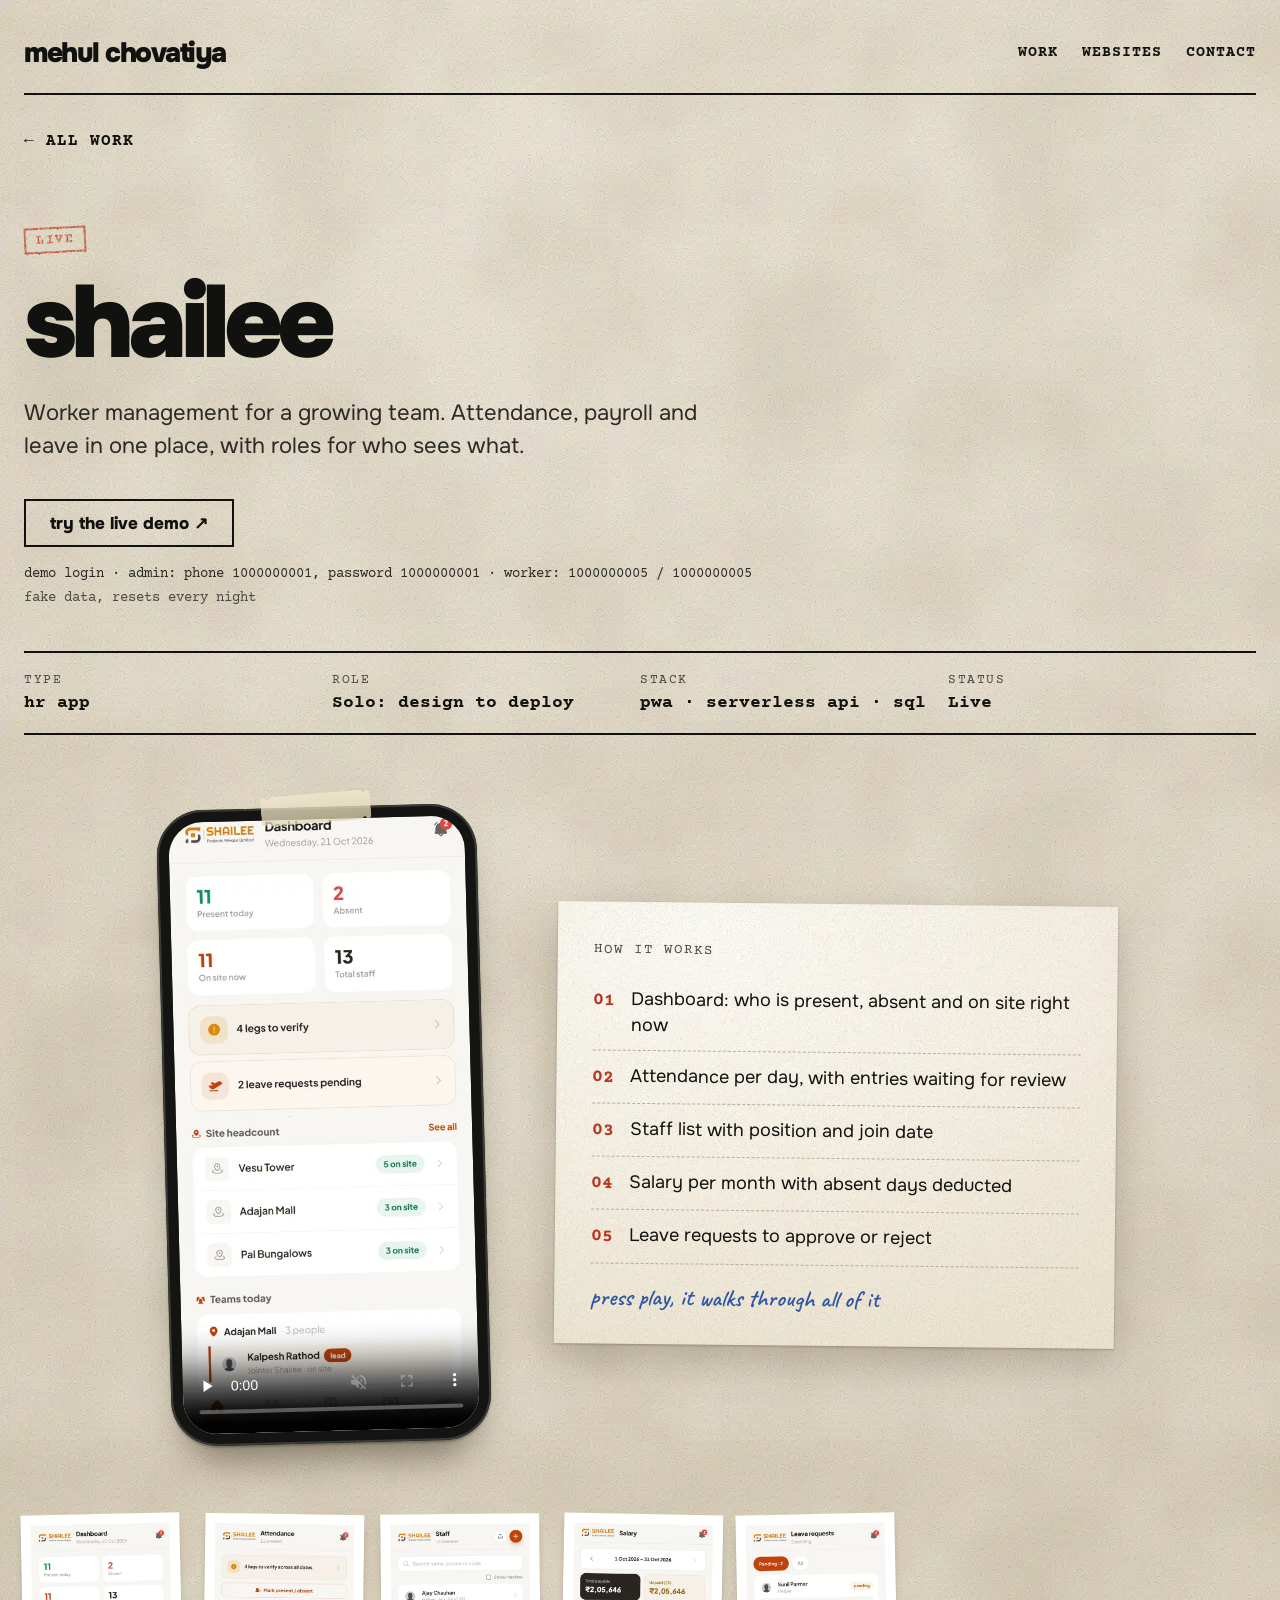
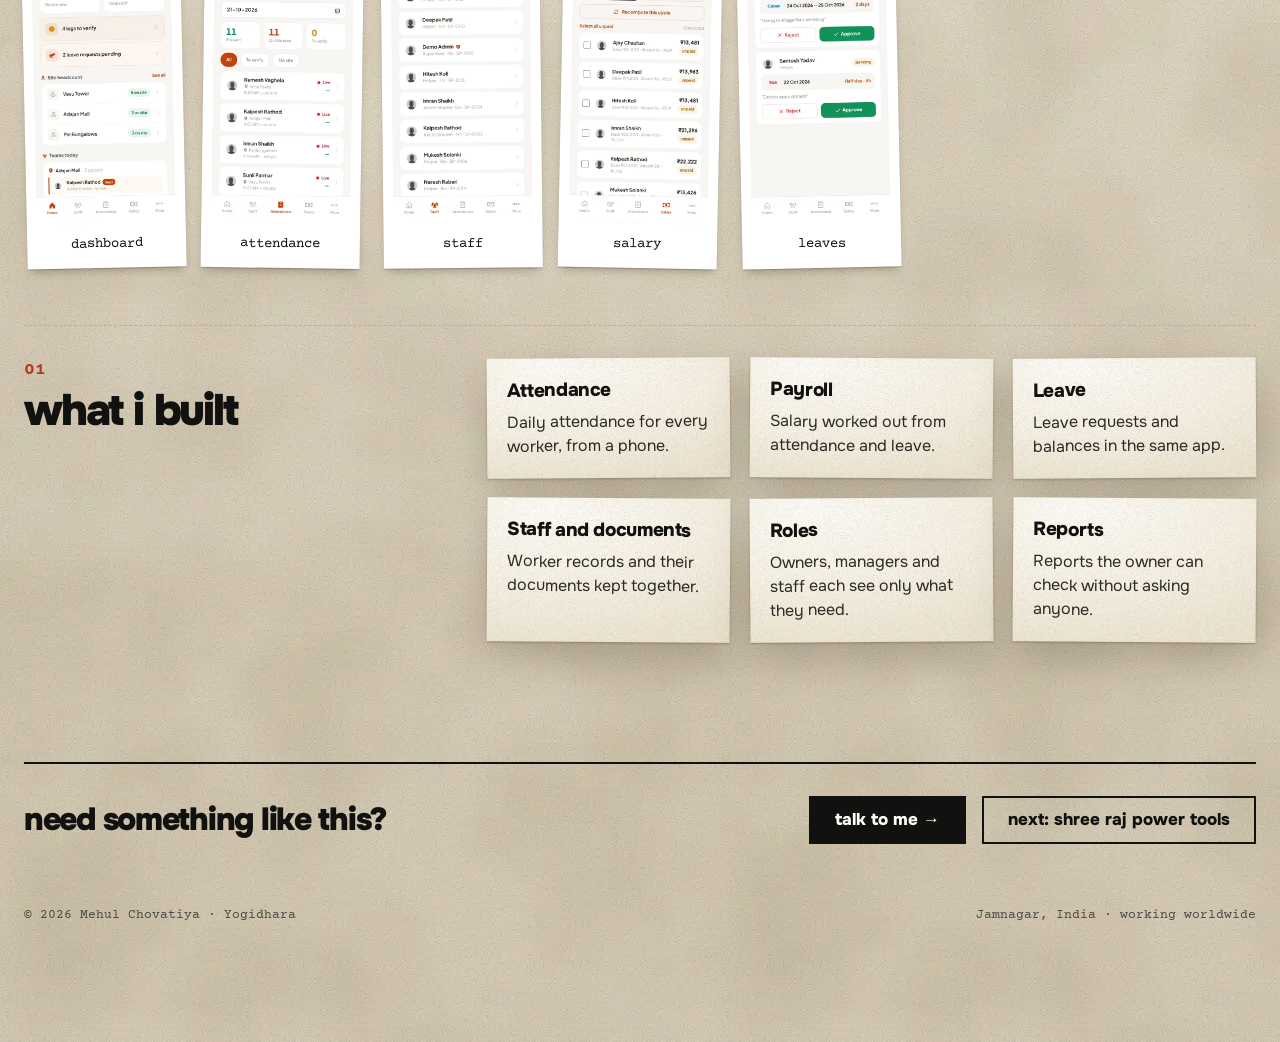
<file: work/shailee/index.html>
<!DOCTYPE html><html lang="en"> <head><meta charset="utf-8"><meta name="viewport" content="width=device-width, initial-scale=1"><title>Shailee: Hr App Case Study · Mehul Chovatiya</title><meta name="description" content="Worker management for a growing team. Attendance, payroll and leave in one place, with roles for who sees what."><link rel="canonical" href="https://mehul773.github.io/work/shailee/"><style>@font-face{font-family:'Onest Variable';font-style:normal;font-display:swap;font-weight:100 900;src:url(/_astro/onest-latin-wght-normal.Dun_Rd-l.woff2) format('woff2-variations');}</style><link rel="preload" href="/_astro/onest-latin-wght-normal.Dun_Rd-l.woff2" as="font" type="font/woff2" crossorigin><link rel="preload" href="/_astro/courier-prime-latin-400-normal.BbyBr73r.woff2" as="font" type="font/woff2" crossorigin><meta property="og:type" content="article"><meta property="og:site_name" content="Mehul Chovatiya"><meta property="og:title" content="Shailee: Hr App Case Study · Mehul Chovatiya"><meta property="og:description" content="Worker management for a growing team. Attendance, payroll and leave in one place, with roles for who sees what."><meta property="og:url" content="https://mehul773.github.io/work/shailee/"><meta property="og:image" content="https://mehul773.github.io/og.jpg"><meta property="og:image:width" content="1200"><meta property="og:image:height" content="630"><meta name="twitter:card" content="summary_large_image"><meta name="twitter:title" content="Shailee: Hr App Case Study · Mehul Chovatiya"><meta name="twitter:description" content="Worker management for a growing team. Attendance, payroll and leave in one place, with roles for who sees what."><meta name="twitter:image" content="https://mehul773.github.io/og.jpg"><meta name="author" content="Mehul Chovatiya"><meta name="theme-color" content="#E2DACB"><link rel="icon" href="/favicon.svg" type="image/svg+xml"><link rel="sitemap" href="/sitemap.xml"><script type="application/ld+json">{"@context":"https://schema.org","@type":"Person","@id":"https://mehul773.github.io/#mehul","name":"Mehul Chovatiya","url":"https://mehul773.github.io/","jobTitle":"Full-stack and AI developer","email":"mailto:chovatiyamehul2003@gmail.com","knowsAbout":["Progressive web apps","Business software","AI automation","Chrome extensions"],"worksFor":{"@type":"Organization","name":"Yogidhara","url":"https://yogidhara.com"},"address":{"@type":"PostalAddress","addressLocality":"Jamnagar","addressRegion":"Gujarat","addressCountry":"IN"},"sameAs":["https://github.com/Mehul773","https://www.linkedin.com/in/mehul-chovatiya-15a0521ba"]}</script><script type="application/ld+json">{"@context":"https://schema.org","@type":"CreativeWork","name":"Shailee","description":"Worker management for a growing team. Attendance, payroll and leave in one place, with roles for who sees what.","url":"https://mehul773.github.io/work/shailee/","genre":"Hr App","keywords":"attendance, payroll, leave, roles, reports","image":"https://mehul773.github.io/media/shailee/poster.webp","author":{"@id":"https://mehul773.github.io/#mehul"},"video":{"@type":"VideoObject","name":"Shailee demo","description":"Worker management for a growing team. Attendance, payroll and leave in one place, with roles for who sees what.","contentUrl":"https://mehul773.github.io/media/shailee/demo.mp4","thumbnailUrl":"https://mehul773.github.io/media/shailee/poster.webp","uploadDate":"2026-10-21"}}</script><script type="application/ld+json">{"@context":"https://schema.org","@type":"BreadcrumbList","itemListElement":[{"@type":"ListItem","position":1,"name":"Work","item":"https://mehul773.github.io/"},{"@type":"ListItem","position":2,"name":"Shailee","item":"https://mehul773.github.io/work/shailee/"}]}</script><style>@font-face{font-family:Courier Prime;font-style:normal;font-display:swap;font-weight:400;src:url(/_astro/courier-prime-latin-ext-400-normal.B-EsvyE4.woff2) format("woff2"),url(/_astro/courier-prime-latin-ext-400-normal.CKOCNFvK.woff) format("woff");unicode-range:U+0100-02BA,U+02BD-02C5,U+02C7-02CC,U+02CE-02D7,U+02DD-02FF,U+0304,U+0308,U+0329,U+1D00-1DBF,U+1E00-1E9F,U+1EF2-1EFF,U+2020,U+20A0-20AB,U+20AD-20C0,U+2113,U+2C60-2C7F,U+A720-A7FF}@font-face{font-family:Courier Prime;font-style:normal;font-display:swap;font-weight:400;src:url(/_astro/courier-prime-latin-400-normal.BbyBr73r.woff2) format("woff2"),url(/_astro/courier-prime-latin-400-normal.BAlbUm6l.woff) format("woff");unicode-range:U+0000-00FF,U+0131,U+0152-0153,U+02BB-02BC,U+02C6,U+02DA,U+02DC,U+0304,U+0308,U+0329,U+2000-206F,U+20AC,U+2122,U+2191,U+2193,U+2212,U+2215,U+FEFF,U+FFFD}@font-face{font-family:Courier Prime;font-style:normal;font-display:swap;font-weight:700;src:url(/_astro/courier-prime-latin-ext-700-normal.ByMJlNdM.woff2) format("woff2"),url(/_astro/courier-prime-latin-ext-700-normal.BIFoAzHx.woff) format("woff");unicode-range:U+0100-02BA,U+02BD-02C5,U+02C7-02CC,U+02CE-02D7,U+02DD-02FF,U+0304,U+0308,U+0329,U+1D00-1DBF,U+1E00-1E9F,U+1EF2-1EFF,U+2020,U+20A0-20AB,U+20AD-20C0,U+2113,U+2C60-2C7F,U+A720-A7FF}@font-face{font-family:Courier Prime;font-style:normal;font-display:swap;font-weight:700;src:url(/_astro/courier-prime-latin-700-normal.D1YCjmaD.woff2) format("woff2"),url(/_astro/courier-prime-latin-700-normal.CVvp4Sof.woff) format("woff");unicode-range:U+0000-00FF,U+0131,U+0152-0153,U+02BB-02BC,U+02C6,U+02DA,U+02DC,U+0304,U+0308,U+0329,U+2000-206F,U+20AC,U+2122,U+2191,U+2193,U+2212,U+2215,U+FEFF,U+FFFD}@font-face{font-family:Caveat;font-style:normal;font-display:swap;font-weight:600;src:url(/_astro/caveat-cyrillic-ext-600-normal.DDEJyoof.woff2) format("woff2"),url(/_astro/caveat-cyrillic-ext-600-normal.BLVNc-Ct.woff) format("woff");unicode-range:U+0460-052F,U+1C80-1C8A,U+20B4,U+2DE0-2DFF,U+A640-A69F,U+FE2E-FE2F}@font-face{font-family:Caveat;font-style:normal;font-display:swap;font-weight:600;src:url(/_astro/caveat-cyrillic-600-normal.Ba_MyzgW.woff2) format("woff2"),url(/_astro/caveat-cyrillic-600-normal.CqH0c_uj.woff) format("woff");unicode-range:U+0301,U+0400-045F,U+0490-0491,U+04B0-04B1,U+2116}@font-face{font-family:Caveat;font-style:normal;font-display:swap;font-weight:600;src:url(/_astro/caveat-latin-ext-600-normal.DDJRD6ps.woff2) format("woff2"),url(/_astro/caveat-latin-ext-600-normal.shBvSnoU.woff) format("woff");unicode-range:U+0100-02BA,U+02BD-02C5,U+02C7-02CC,U+02CE-02D7,U+02DD-02FF,U+0304,U+0308,U+0329,U+1D00-1DBF,U+1E00-1E9F,U+1EF2-1EFF,U+2020,U+20A0-20AB,U+20AD-20C0,U+2113,U+2C60-2C7F,U+A720-A7FF}@font-face{font-family:Caveat;font-style:normal;font-display:swap;font-weight:600;src:url(/_astro/caveat-latin-600-normal.zlTlWIYU.woff2) format("woff2"),url(/_astro/caveat-latin-600-normal.DUjB8dgm.woff) format("woff");unicode-range:U+0000-00FF,U+0131,U+0152-0153,U+02BB-02BC,U+02C6,U+02DA,U+02DC,U+0304,U+0308,U+0329,U+2000-206F,U+20AC,U+2122,U+2191,U+2193,U+2212,U+2215,U+FEFF,U+FFFD}:root{--ink: #11110f;--ink-2: #2b2a25;--muted: #4a4a43;--faint: #6e6a62;--rule: #b9ae97;--accent: #b8361f;--pen: #2f55a4;--paper-hi: #fffefa;--paper: #f8f3e7;--paper-lo: #eee6d4;--desk: #e2dacb;--mono: "Courier Prime", "Courier New", monospace;--sans: "Onest Variable", "Onest", "Helvetica Neue", Arial, sans-serif;--hand: "Caveat", cursive;--shadow-sheet: drop-shadow(0 1px 1px rgba(45, 32, 15, .28)) drop-shadow(0 16px 20px rgba(45, 32, 15, .22));--shadow-photo: 0 1px 1px rgba(0, 0, 0, .18), 0 6px 10px -4px rgba(45, 32, 15, .32)}*,*:before,*:after{box-sizing:border-box}html{-webkit-text-size-adjust:100%;scroll-behavior:smooth}@media(prefers-reduced-motion:reduce){html{scroll-behavior:auto}}body{margin:0;color:var(--ink);font-family:var(--sans);background-color:var(--desk);background-image:url(/textures/fiber.webp),url(/textures/blotch.webp),radial-gradient(140% 90% at 50% 0%,#ede7da,#e2daca 55%,#d6ccb8);background-blend-mode:multiply,multiply,normal;background-size:240px 240px,720px 720px,auto;background-attachment:scroll;overflow-x:hidden}img,video{max-width:100%;height:auto;display:block}a{color:var(--ink)}a:hover{color:var(--accent)}:focus-visible{outline:3px solid var(--pen);outline-offset:3px}.skip{position:absolute;left:12px;top:-60px;z-index:50;padding:12px 16px;background:var(--ink);color:#fff;font-family:var(--mono)}.skip:focus{top:12px;color:#fff}.wrap{position:relative;max-width:1280px;margin:0 auto;padding:32px 24px 120px}.mono{font-family:var(--mono)}.hand{font-family:var(--hand);font-weight:600}.sr-only{position:absolute;width:1px;height:1px;padding:0;margin:-1px;overflow:hidden;clip:rect(0 0 0 0);white-space:nowrap;border:0}.site-head{display:flex;flex-wrap:wrap;justify-content:space-between;align-items:center;gap:16px;padding-bottom:20px;border-bottom:2px solid var(--ink)}.logo{font-weight:900;font-size:28px;letter-spacing:-1.5px;text-decoration:none}.site-nav{display:flex;flex-wrap:wrap;gap:24px;font-family:var(--mono);font-size:15px;font-weight:700;letter-spacing:1px}.site-nav a{text-decoration:none;padding:12px 0;display:inline-block}.sheet{position:relative;isolation:isolate}.sheet:before{content:"";position:absolute;inset:0;z-index:-1;background-image:url(/textures/fiber.webp),radial-gradient(120% 100% at 25% 8%,var(--paper-hi) 0%,var(--paper) 55%,var(--paper-lo) 100%);background-blend-mode:multiply,normal;filter:var(--shadow-sheet)}.sheet--torn:before{filter:url(#torn) var(--shadow-sheet)}.sheet--napkin:before{background-image:url(/textures/fiber.webp),linear-gradient(103deg,#0000 47%,#3c2d140f 49.5%,#ffffff80 50.5%,#0000 53%),radial-gradient(120% 100% at 25% 8%,#fffffc,#f6f2e8 60%,#ece5d6);background-blend-mode:multiply,normal,normal}.sheet--kraft:before{background-image:url(/textures/fiber.webp),radial-gradient(120% 100% at 30% 0%,#d6b98a,#c8a774 60%,#b8955f)}.tilt{transform:rotate(var(--tilt, 0deg))}.tape{position:absolute;z-index:3;height:30px;background:linear-gradient(180deg,#f0e8cecc,#e2d6b4bd);clip-path:polygon(0 8%,3% 0,6% 12%,9% 2%,91% 0,94% 10%,97% 1%,100% 9%,100% 92%,97% 100%,94% 88%,91% 99%,9% 100%,6% 90%,3% 100%,0 91%);pointer-events:none}.prop{position:absolute;z-index:4;pointer-events:none;filter:drop-shadow(0 2px 1px rgba(30,20,8,.35)) drop-shadow(0 10px 12px rgba(30,20,8,.25))}.stamp{filter:url(#stamp);display:inline-block;font-family:var(--mono);font-weight:700;letter-spacing:1.5px;color:var(--accent);border:2.5px solid var(--accent);opacity:.9;white-space:nowrap}.ink{filter:url(#ink)}.photo{position:relative;background:#fff;box-shadow:var(--shadow-photo)}.placeholder{display:flex;align-items:center;justify-content:center;text-align:center;background:#ece8de;color:var(--faint);font-family:var(--mono);font-size:12px;padding:8px}.hero{display:flex;flex-wrap:wrap;gap:56px;padding:96px 0 120px;align-items:flex-start}.hero-sheet{flex:999 1 560px;min-width:0;padding:84px 56px 72px}.hero-eyebrow{margin:0 0 28px;font-family:var(--mono);font-size:15px;letter-spacing:1.5px;line-height:1.7}.hero h1{margin:0;font-weight:900;font-size:clamp(46px,7vw,92px);line-height:.92;letter-spacing:-.06em}.underline{position:relative;display:inline-block}.underline svg{position:absolute;left:-6px;bottom:-18px;width:106%;height:26px}.hero-lede{margin:44px 0 0;font-size:20px;line-height:1.5;max-width:520px;color:var(--ink-2)}.hero-note{position:absolute;right:48px;top:72px;margin:0;font-size:30px;color:var(--pen);transform:rotate(6deg)}.btn-row{display:flex;flex-wrap:wrap;gap:16px;margin-top:36px}.btn{display:inline-flex;align-items:center;min-height:48px;padding:0 24px;text-decoration:none;font-weight:800;font-size:17px;border:2px solid var(--ink)}.btn--solid{background:var(--ink);color:#fffdf7}.btn--solid:hover{background:var(--accent);border-color:var(--accent);color:#fffdf7}.receipt-wrap{flex:1 1 320px;min-width:0;position:relative;margin-top:24px;filter:var(--shadow-sheet)}.receipt{position:relative;padding:30px 28px 84px;font-family:var(--mono);font-size:15px;background-image:url(/textures/fiber.webp),linear-gradient(180deg,#fdfdfa,#f5f4ee);background-blend-mode:soft-light,normal;-webkit-mask:linear-gradient(#000 0 0) top / 100% calc(100% - 9px) no-repeat,conic-gradient(from -45deg at bottom,#0000,#000 1deg 89deg,#0000 90deg) bottom / 16px 9px repeat-x;mask:linear-gradient(#000 0 0) top / 100% calc(100% - 9px) no-repeat,conic-gradient(from -45deg at bottom,#0000,#000 1deg 89deg,#0000 90deg) bottom / 16px 9px repeat-x}.receipt h2{margin:0;text-align:center;font-size:15px;letter-spacing:3px}.receipt-lines{list-style:none;margin:0;padding:12px 0;border-top:2px dashed var(--ink);border-bottom:2px dashed var(--ink)}.receipt-lines a{display:flex;justify-content:space-between;gap:12px;padding:5px 0;text-decoration:none}.receipt-lines a span:last-child{color:var(--muted)}.shelf{padding:32px 0 96px;scroll-margin-top:24px}.shelf-head{display:flex;flex-wrap:wrap;align-items:baseline;gap:8px 24px;border-bottom:2px solid var(--ink);padding-bottom:16px;margin-bottom:64px}.shelf-head .no{font-family:var(--mono);font-size:18px;font-weight:700;color:var(--accent)}.shelf-head h2{margin:0;font-weight:900;font-size:clamp(36px,5vw,60px);letter-spacing:-.05em;line-height:1}.shelf-head p{margin:0;flex:1 1 280px;font-family:var(--mono);font-size:15px;color:var(--muted)}.cards{display:grid;grid-template-columns:repeat(auto-fill,minmax(min(340px,100%),1fr));gap:72px 44px}.card{padding:44px 30px 30px;display:flex;flex-direction:column;gap:18px;transition:transform .25s ease}.card:hover{transform:rotate(var(--tilt, 0deg)) translateY(-4px)}.card-top{display:flex;justify-content:space-between;align-items:flex-start;gap:12px}.card-file{font-family:var(--mono);font-size:13px;letter-spacing:1.5px;color:var(--muted)}.card .stamp{font-size:12px;padding:4px 8px;transform:rotate(5deg)}.card h3{margin:6px 0 0;font-weight:900;font-size:34px;letter-spacing:-.05em;line-height:1}.card h3 a{text-decoration:none}.card h3 a:after{content:"";position:absolute;inset:0;z-index:1}.card-what{margin:0;font-size:17px;line-height:1.5;color:var(--ink-2)}.tags{display:flex;flex-wrap:wrap;gap:8px;list-style:none;margin:0;padding:0}.tags li{font-family:var(--mono);font-size:13px;letter-spacing:.5px;border:1.5px solid var(--ink);padding:4px 8px}.card-foot{display:flex;flex-wrap:wrap;justify-content:space-between;align-items:center;gap:12px;border-top:1.5px dashed var(--rule);padding-top:14px;margin-top:auto}.card-foot .stack{font-family:var(--mono);font-size:13px;color:var(--muted)}.card-foot .more{font-weight:800;font-size:16px;min-height:44px;display:inline-flex;align-items:center;text-decoration:underline;text-decoration-thickness:2px;text-underline-offset:4px}.media-main{padding:8px 8px 30px;transform:rotate(-1deg)}.media-main .frame{position:relative;height:180px;background:var(--ink-2);display:flex;align-items:center;justify-content:center;overflow:hidden}.media-main .frame img{position:absolute;inset:0;width:100%;height:100%;object-fit:cover;object-position:top;opacity:.85}.media-main .play{position:relative;z-index:1;box-shadow:0 4px 12px #00000059}.media-main .label{position:absolute;left:12px;bottom:2px;font-size:20px;color:#3a3a35}.play{width:56px;height:56px;border-radius:50%;background:#fffdf7;display:flex;align-items:center;justify-content:center}.media-shots{display:flex;gap:12px;margin-top:-2px}.media-shots .photo{flex:1 1 0;min-width:0;padding:5px 5px 16px}.media-shots img{width:100%;object-fit:cover;object-position:top}.sites{display:grid;grid-template-columns:repeat(auto-fill,minmax(min(240px,100%),1fr));gap:40px 28px}.site-card{display:block;padding:8px 8px 14px;text-decoration:none}.site-card .bar{display:flex;gap:5px;padding:7px 9px;background:#e2dbcb}.site-card .bar span{width:8px;height:8px;border-radius:50%;background:#9c9483}.site-card p{margin:4px 4px 0}.contact{margin-top:48px;padding:80px 56px;scroll-margin-top:24px}.contact h2{margin:0;font-weight:900;font-size:clamp(38px,6vw,76px);line-height:.95;letter-spacing:-.06em;color:#1a140b}.contact p{color:#2e2414}.contact .btn{border-color:#1a140b;color:#1a140b}.contact .btn--solid{background:#1a140b;color:#f6eedc}.contact .btn--solid:hover{background:var(--accent);border-color:var(--accent)}.site-foot{margin-top:64px;display:flex;flex-wrap:wrap;justify-content:space-between;gap:12px;font-family:var(--mono);font-size:13px;color:var(--muted)}.cs-head{padding:64px 0 40px}.cs-head h1{margin:24px 0 0;font-weight:900;font-size:clamp(48px,8vw,104px);line-height:.9;letter-spacing:-.06em}.cs-head .stamp{font-size:13px;padding:4px 10px;transform:rotate(-3deg)}.demo-login{margin:16px 0 0;font-size:14px;line-height:1.7;color:var(--ink-2)}.demo-login span{color:var(--muted)}.cs-lede{margin:28px 0 0;font-size:22px;line-height:1.5;max-width:700px;color:var(--ink-2)}.facts{display:grid;grid-template-columns:repeat(auto-fit,minmax(200px,1fr));border-top:2px solid var(--ink);border-bottom:2px solid var(--ink);font-family:var(--mono);margin:0}.facts div{padding:20px 20px 20px 0}.facts dt{font-size:13px;letter-spacing:1.5px;color:var(--muted)}.facts dd{margin:6px 0 0;font-size:18px;font-weight:700}.cs-video{margin:64px 0 40px;padding:28px}.cs-video .frame{position:relative;aspect-ratio:16 / 9;background:var(--ink-2);display:flex;align-items:center;justify-content:center}.cs-video video{width:100%;height:100%}.cs-phone{display:flex;flex-wrap:wrap;align-items:center;justify-content:center;gap:56px 72px;margin:72px 0 64px}.device{position:relative;flex:0 0 auto;width:min(320px,100%);padding:12px;background:#141412;border-radius:46px;box-shadow:0 2px 2px #00000040,0 30px 40px -18px #2d200f8c,inset 0 0 0 2px #3a3a36}.device video{display:block;width:100%;height:auto;aspect-ratio:392 / 810;border-radius:34px;background:#2b2a25;object-fit:cover}.flow{flex:1 1 360px;min-width:0;max-width:560px;padding:40px 36px 32px}.flow-head{margin:0 0 16px;font-size:14px;letter-spacing:2px;color:var(--muted)}.flow ol{margin:0;padding:0;list-style:none;counter-reset:step}.flow li{counter-increment:step;display:flex;gap:16px;padding:12px 0;border-bottom:1.5px dashed var(--rule);font-size:18px;line-height:1.45}.flow li:before{content:counter(step,decimal-leading-zero);font-family:var(--mono);font-weight:700;color:var(--accent);flex:0 0 auto;padding-top:2px}.flow-note{margin:18px 0 0;font-size:24px;color:var(--pen)}.cs-screens.cs-screens--phone{grid-template-columns:repeat(auto-fill,minmax(min(140px,45%),1fr));gap:28px 20px}.cs-screens--phone figure{padding:6px 6px 12px}.cs-screens--phone img{width:100%;height:auto;background:#ece8de}.cs-screens--phone figcaption{font-size:13px;margin-top:8px}.cs-screens{display:grid;grid-template-columns:repeat(auto-fill,minmax(min(200px,100%),1fr));gap:32px 24px;padding:8px 0 56px}.cs-screens figure{margin:0;padding:10px 10px 16px}.cs-screens figcaption{margin-top:12px;text-align:center;font-family:var(--mono);font-size:14px}.cs-block{display:flex;flex-wrap:wrap;gap:24px 48px;padding:32px 0 48px;border-top:1.5px dashed var(--rule)}.cs-block>header{flex:1 1 240px;min-width:0}.cs-block>header .no{font-family:var(--mono);font-size:18px;font-weight:700;color:var(--accent)}.cs-block>header h2{margin:8px 0 0;font-weight:900;font-size:44px;letter-spacing:-.05em;line-height:1}.cs-block>.body{flex:2 1 420px;min-width:0}.features{display:grid;grid-template-columns:repeat(auto-fill,minmax(min(220px,100%),1fr));gap:20px;list-style:none;margin:0;padding:0}.features li{padding:20px}.features h3{margin:0;font-weight:800;font-size:19px;letter-spacing:-.02em}.features p{margin:8px 0 0;font-size:16px;line-height:1.5;color:var(--ink-2)}.quote{margin-top:32px;padding:48px 40px}.quote blockquote{margin:0;font-weight:900;font-size:clamp(28px,4vw,48px);line-height:1.05;letter-spacing:-.04em}.cs-next{display:flex;flex-wrap:wrap;justify-content:space-between;align-items:center;gap:24px;margin-top:72px;padding-top:32px;border-top:2px solid var(--ink)}.zoom{display:block;width:100%;padding:0;border:0;background:none;cursor:zoom-in}.zoom:hover img{filter:brightness(1.04)}.lightbox{width:100vw;height:100dvh;max-width:none;max-height:none;margin:0;padding:0;border:0;background:transparent;color:#f2efe6}.lightbox::backdrop{background:#11110fe0}.lightbox[open]{display:flex;align-items:center;justify-content:center}.lb-figure{margin:0;display:flex;flex-direction:column;align-items:center;gap:14px;pointer-events:none}.lb-img{max-width:min(92vw,1200px);max-height:calc(100dvh - 120px);width:auto;height:auto;background:#fff;box-shadow:0 20px 50px #00000080;pointer-events:auto}.lb-cap{font-size:15px;letter-spacing:1px}.lb-btn{position:fixed;width:52px;height:52px;border-radius:50%;border:0;background:#fffdf7;color:#11110f;font-size:22px;font-weight:700;cursor:pointer;box-shadow:0 6px 16px #0006}.lb-btn:hover{background:var(--accent);color:#fffdf7}.lb-prev{left:20px;top:50%;transform:translateY(-50%)}.lb-next{right:20px;top:50%;transform:translateY(-50%)}.lb-close{right:20px;top:20px}@media(max-width:720px){.wrap{padding:20px 16px 80px}.hero{padding:64px 0 80px;gap:48px}.hero-sheet{padding:64px 24px 48px}.hero-note,.prop--pen{display:none}.tilt{transform:rotate(calc(var(--tilt, 0deg) * .4))}.card{padding:40px 20px 24px}.contact{padding:56px 24px}.cs-video{padding:12px}.lb-prev,.lb-next{top:auto;bottom:20px;transform:none}.lb-img{max-height:calc(100dvh - 160px)}.sheet--torn:before{filter:none}.sheet:before{filter:none;box-shadow:0 1px 1px #2d200f40,0 12px 18px -8px #2d200f4d}.receipt-wrap{filter:none}.prop{filter:drop-shadow(0 4px 4px rgba(30,20,8,.3))}.ink,.stamp{filter:none}}@media(prefers-reduced-motion:reduce){.card,.card:hover{transition:none}}
</style></head> <body> <a class="skip" href="#main">Skip to content</a> <!-- Paper effects: filters + gradients used across the page. Drawn in code, no photos. --> <svg aria-hidden="true" width="0" height="0" style="position:absolute"> <defs> <filter id="torn" x="-4%" y="-4%" width="108%" height="108%"> <feTurbulence type="fractalNoise" baseFrequency="0.045" numOctaves="4" seed="7" result="n"></feTurbulence> <feDisplacementMap in="SourceGraphic" in2="n" scale="9" xChannelSelector="R" yChannelSelector="G"></feDisplacementMap> </filter> <filter id="ink" x="-5%" y="-20%" width="110%" height="140%"> <feTurbulence type="fractalNoise" baseFrequency="0.7" numOctaves="2" result="t"></feTurbulence> <feDisplacementMap in="SourceGraphic" in2="t" scale="2.2" xChannelSelector="R" yChannelSelector="G"></feDisplacementMap> </filter> <filter id="stamp" x="-10%" y="-20%" width="120%" height="140%"> <feTurbulence type="fractalNoise" baseFrequency="0.9" numOctaves="2" seed="3" result="noise"></feTurbulence> <feColorMatrix in="noise" type="matrix" values="0 0 0 0 0  0 0 0 0 0  0 0 0 0 0  0 0 0 -2.4 1.9" result="holes"></feColorMatrix> <feComposite in="SourceGraphic" in2="holes" operator="in" result="speckled"></feComposite> <feTurbulence type="fractalNoise" baseFrequency="0.5" numOctaves="2" result="t2"></feTurbulence> <feDisplacementMap in="speckled" in2="t2" scale="2" xChannelSelector="R" yChannelSelector="G"></feDisplacementMap> </filter> <linearGradient id="metal" x1="0" y1="0" x2="1" y2="1"> <stop offset="0" stop-color="#F4F4F2"></stop><stop offset=".35" stop-color="#9DA0A3"></stop><stop offset=".55" stop-color="#E9EAEA"></stop><stop offset="1" stop-color="#6D7074"></stop> </linearGradient> <linearGradient id="clipbody" x1="0" y1="0" x2="0" y2="1"> <stop offset="0" stop-color="#3A3A3A"></stop><stop offset=".18" stop-color="#151515"></stop><stop offset="1" stop-color="#050505"></stop> </linearGradient> <linearGradient id="barrel" x1="0" y1="0" x2="0" y2="1"> <stop offset="0" stop-color="#3B5FB0"></stop><stop offset=".3" stop-color="#6F8FD6"></stop><stop offset=".55" stop-color="#2F55A4"></stop><stop offset="1" stop-color="#1A326A"></stop> </linearGradient> </defs> </svg> <div class="wrap"> <header class="site-head"> <a class="logo" href="/">mehul chovatiya</a> <nav class="site-nav" aria-label="Main"> <a href="/#apps">WORK</a> <a href="/#websites">WEBSITES</a> <a href="/#contact">CONTACT</a> </nav> </header> <main id="main">  <p style="margin:24px 0 0" class="mono"><a href="/#apps" style="display:inline-flex;align-items:center;min-height:44px;font-weight:700;letter-spacing:1px;text-decoration:none">← ALL WORK</a></p> <section class="cs-head"> <span class="stamp">LIVE</span> <h1>shailee</h1> <p class="cs-lede">Worker management for a growing team. Attendance, payroll and leave in one place, with roles for who sees what.</p> <div class="btn-row"> <a class="btn" href="https://shailee-demo.chovatiyamehul2003.workers.dev" target="_blank" rel="noopener">try the live demo ↗</a> </div> <p class="demo-login mono">demo login · admin: phone 1000000001, password 1000000001 · worker: 1000000005 / 1000000005<br><span>fake data, resets every night</span></p> </section> <dl class="facts"> <div><dt>TYPE</dt><dd>hr app</dd></div><div><dt>ROLE</dt><dd>Solo: design to deploy</dd></div><div><dt>STACK</dt><dd>pwa · serverless api · sql</dd></div><div><dt>STATUS</dt><dd>Live</dd></div> </dl> <section class="cs-phone" aria-label="Demo"> <div class="device tilt" style="--tilt:-1.5deg"> <span class="tape" style="top:-14px;left:50%;width:110px;margin-left:-55px;transform:rotate(-3deg)"></span> <video controls preload="none" playsinline muted poster="/media/shailee/poster.webp" src="/media/shailee/demo.mp4"></video> </div> <div class="sheet flow tilt" style="--tilt:0.6deg"> <p class="mono flow-head">HOW IT WORKS</p> <ol> <li>Dashboard: who is present, absent and on site right now</li><li>Attendance per day, with entries waiting for review</li><li>Staff list with position and join date</li><li>Salary per month with absent days deducted</li><li>Leave requests to approve or reject</li> </ol> <p class="hand flow-note">press play, it walks through all of it</p> </div> </section><section class="cs-screens cs-screens--phone" aria-label="Screens"> <figure class="photo tilt" style="--tilt:-1.2deg"> <button type="button" class="zoom" data-lightbox data-src="/media/shailee/dashboard.webp" data-alt="Admin dashboard with today’s headcount" data-caption="dashboard" aria-label="Open screenshot: dashboard"> <img src="/media/shailee/dashboard.webp" alt="Admin dashboard with today’s headcount" width="480" height="1038" loading="lazy" decoding="async"> </button> <figcaption>dashboard</figcaption> </figure><figure class="photo tilt" style="--tilt:0.8deg"> <button type="button" class="zoom" data-lightbox data-src="/media/shailee/attendance.webp" data-alt="Attendance list for today" data-caption="attendance" aria-label="Open screenshot: attendance"> <img src="/media/shailee/attendance.webp" alt="Attendance list for today" width="480" height="1038" loading="lazy" decoding="async"> </button> <figcaption>attendance</figcaption> </figure><figure class="photo tilt" style="--tilt:-0.6deg"> <button type="button" class="zoom" data-lightbox data-src="/media/shailee/staff.webp" data-alt="Staff list" data-caption="staff" aria-label="Open screenshot: staff"> <img src="/media/shailee/staff.webp" alt="Staff list" width="480" height="1038" loading="lazy" decoding="async"> </button> <figcaption>staff</figcaption> </figure><figure class="photo tilt" style="--tilt:1.1deg"> <button type="button" class="zoom" data-lightbox data-src="/media/shailee/salary.webp" data-alt="Monthly salary with deductions" data-caption="salary" aria-label="Open screenshot: salary"> <img src="/media/shailee/salary.webp" alt="Monthly salary with deductions" width="480" height="1038" loading="lazy" decoding="async"> </button> <figcaption>salary</figcaption> </figure><figure class="photo tilt" style="--tilt:-1.2deg"> <button type="button" class="zoom" data-lightbox data-src="/media/shailee/leaves.webp" data-alt="Pending leave requests" data-caption="leaves" aria-label="Open screenshot: leaves"> <img src="/media/shailee/leaves.webp" alt="Pending leave requests" width="480" height="1038" loading="lazy" decoding="async"> </button> <figcaption>leaves</figcaption> </figure> </section><section class="cs-block"> <header><span class="no">01</span><h2>what i built</h2></header> <ul class="body features"> <li class="sheet tilt" style="--tilt:-0.4deg"> <h3>Attendance</h3> <p>Daily attendance for every worker, from a phone.</p> </li><li class="sheet tilt" style="--tilt:0.4deg"> <h3>Payroll</h3> <p>Salary worked out from attendance and leave.</p> </li><li class="sheet tilt" style="--tilt:-0.4deg"> <h3>Leave</h3> <p>Leave requests and balances in the same app.</p> </li><li class="sheet tilt" style="--tilt:0.4deg"> <h3>Staff and documents</h3> <p>Worker records and their documents kept together.</p> </li><li class="sheet tilt" style="--tilt:-0.4deg"> <h3>Roles</h3> <p>Owners, managers and staff each see only what they need.</p> </li><li class="sheet tilt" style="--tilt:0.4deg"> <h3>Reports</h3> <p>Reports the owner can check without asking anyone.</p> </li> </ul> </section> <dialog id="lightbox" class="lightbox" aria-label="Screenshot viewer"> <figure class="lb-figure"> <img class="lb-img" alt=""> <figcaption class="lb-cap mono"></figcaption> </figure> <button type="button" class="lb-btn lb-prev" aria-label="Previous screenshot">←</button> <button type="button" class="lb-btn lb-next" aria-label="Next screenshot">→</button> <button type="button" class="lb-btn lb-close" aria-label="Close">✕</button> </dialog> <script type="module">const t=document.getElementById("lightbox"),c=[...document.querySelectorAll("[data-lightbox]")];if(t&&c.length){const a=t.querySelector(".lb-img"),i=t.querySelector(".lb-cap");let n=0,o=null;const r=e=>{n=(e+c.length)%c.length;const l=c[n];a.src=l.dataset.src??"",a.alt=l.dataset.alt??"",i.textContent=`${l.dataset.caption??""}  ·  ${n+1} / ${c.length}`;const d=c[(n+1)%c.length];d.dataset.src&&(new Image().src=d.dataset.src)};c.forEach((e,l)=>e.addEventListener("click",()=>{o=e,r(l),t.showModal()})),t.querySelector(".lb-prev")?.addEventListener("click",()=>r(n-1)),t.querySelector(".lb-next")?.addEventListener("click",()=>r(n+1)),t.querySelector(".lb-close")?.addEventListener("click",()=>t.close()),t.addEventListener("click",e=>{e.target===t&&t.close()}),t.addEventListener("keydown",e=>{e.key==="ArrowRight"&&(e.preventDefault(),r(n+1)),e.key==="ArrowLeft"&&(e.preventDefault(),r(n-1))}),t.addEventListener("close",()=>o?.focus());let s=null;t.addEventListener("touchstart",e=>{s=e.touches[0].clientX},{passive:!0}),t.addEventListener("touchend",e=>{if(s===null)return;const l=e.changedTouches[0].clientX-s;Math.abs(l)>40&&r(n+(l<0?1:-1)),s=null})}</script><nav class="cs-next" aria-label="More work"> <p style="margin:0;font-weight:900;font-size:32px;letter-spacing:-0.04em">need something like this?</p> <div class="btn-row" style="margin:0"> <a class="btn btn--solid" href="mailto:chovatiyamehul2003@gmail.com">talk to me →</a> <a class="btn" href="/work/shree-raj-power-tools/">next: shree raj power tools</a> </div> </nav>  </main> <footer class="site-foot"> <span>© 2026 Mehul Chovatiya · Yogidhara</span> <span>Jamnagar, India · working worldwide</span> </footer> </div> </body></html>
</file>
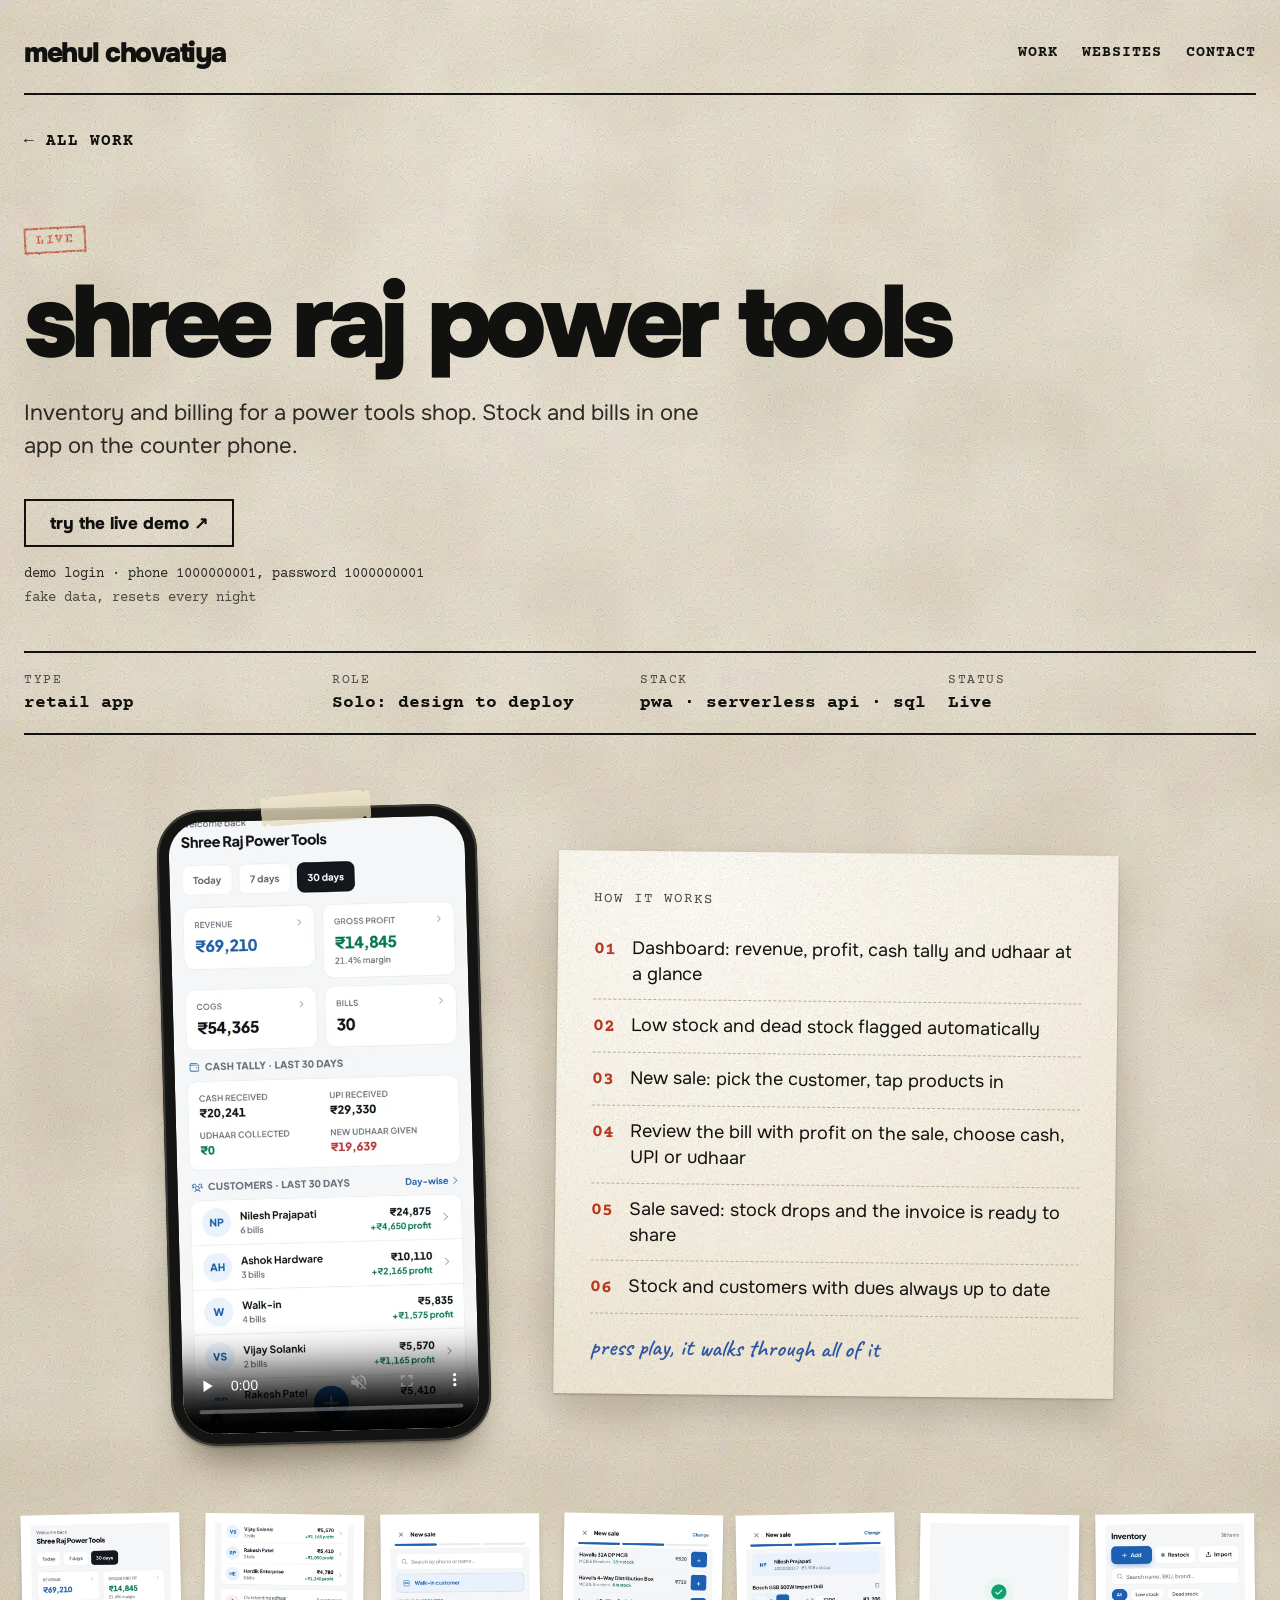
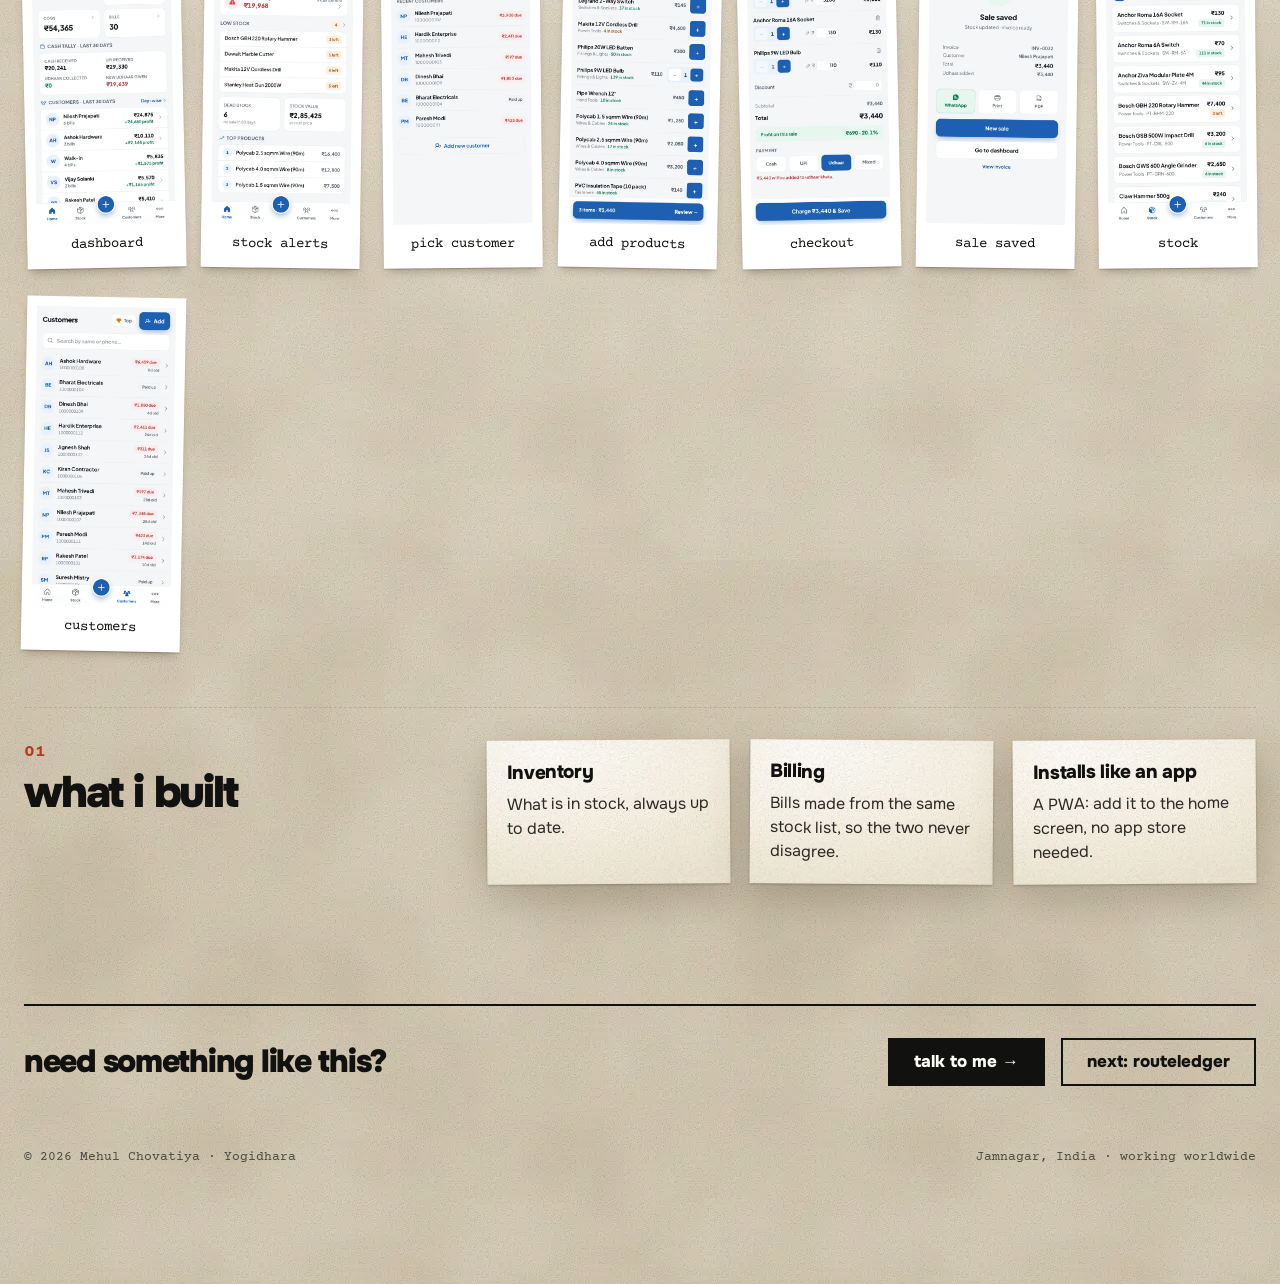
<file: work/shree-raj-power-tools/index.html>
<!DOCTYPE html><html lang="en"> <head><meta charset="utf-8"><meta name="viewport" content="width=device-width, initial-scale=1"><title>Shree Raj Power Tools: Retail App Case Study · Mehul Chovatiya</title><meta name="description" content="Inventory and billing for a power tools shop. Stock and bills in one app on the counter phone."><link rel="canonical" href="https://mehul773.github.io/work/shree-raj-power-tools/"><style>@font-face{font-family:'Onest Variable';font-style:normal;font-display:swap;font-weight:100 900;src:url(/_astro/onest-latin-wght-normal.Dun_Rd-l.woff2) format('woff2-variations');}</style><link rel="preload" href="/_astro/onest-latin-wght-normal.Dun_Rd-l.woff2" as="font" type="font/woff2" crossorigin><link rel="preload" href="/_astro/courier-prime-latin-400-normal.BbyBr73r.woff2" as="font" type="font/woff2" crossorigin><meta property="og:type" content="article"><meta property="og:site_name" content="Mehul Chovatiya"><meta property="og:title" content="Shree Raj Power Tools: Retail App Case Study · Mehul Chovatiya"><meta property="og:description" content="Inventory and billing for a power tools shop. Stock and bills in one app on the counter phone."><meta property="og:url" content="https://mehul773.github.io/work/shree-raj-power-tools/"><meta property="og:image" content="https://mehul773.github.io/og.jpg"><meta property="og:image:width" content="1200"><meta property="og:image:height" content="630"><meta name="twitter:card" content="summary_large_image"><meta name="twitter:title" content="Shree Raj Power Tools: Retail App Case Study · Mehul Chovatiya"><meta name="twitter:description" content="Inventory and billing for a power tools shop. Stock and bills in one app on the counter phone."><meta name="twitter:image" content="https://mehul773.github.io/og.jpg"><meta name="author" content="Mehul Chovatiya"><meta name="theme-color" content="#E2DACB"><link rel="icon" href="/favicon.svg" type="image/svg+xml"><link rel="sitemap" href="/sitemap.xml"><script type="application/ld+json">{"@context":"https://schema.org","@type":"Person","@id":"https://mehul773.github.io/#mehul","name":"Mehul Chovatiya","url":"https://mehul773.github.io/","jobTitle":"Full-stack and AI developer","email":"mailto:chovatiyamehul2003@gmail.com","knowsAbout":["Progressive web apps","Business software","AI automation","Chrome extensions"],"worksFor":{"@type":"Organization","name":"Yogidhara","url":"https://yogidhara.com"},"address":{"@type":"PostalAddress","addressLocality":"Jamnagar","addressRegion":"Gujarat","addressCountry":"IN"},"sameAs":["https://github.com/Mehul773","https://www.linkedin.com/in/mehul-chovatiya-15a0521ba"]}</script><script type="application/ld+json">{"@context":"https://schema.org","@type":"CreativeWork","name":"Shree Raj Power Tools","description":"Inventory and billing for a power tools shop. Stock and bills in one app on the counter phone.","url":"https://mehul773.github.io/work/shree-raj-power-tools/","genre":"Retail App","keywords":"inventory, billing, installs on phone","image":"https://mehul773.github.io/media/shree-raj-power-tools/poster.webp","author":{"@id":"https://mehul773.github.io/#mehul"},"video":{"@type":"VideoObject","name":"Shree Raj Power Tools demo","description":"Inventory and billing for a power tools shop. Stock and bills in one app on the counter phone.","contentUrl":"https://mehul773.github.io/media/shree-raj-power-tools/demo.mp4","thumbnailUrl":"https://mehul773.github.io/media/shree-raj-power-tools/poster.webp","uploadDate":"2026-10-21"}}</script><script type="application/ld+json">{"@context":"https://schema.org","@type":"BreadcrumbList","itemListElement":[{"@type":"ListItem","position":1,"name":"Work","item":"https://mehul773.github.io/"},{"@type":"ListItem","position":2,"name":"Shree Raj Power Tools","item":"https://mehul773.github.io/work/shree-raj-power-tools/"}]}</script><style>@font-face{font-family:Courier Prime;font-style:normal;font-display:swap;font-weight:400;src:url(/_astro/courier-prime-latin-ext-400-normal.B-EsvyE4.woff2) format("woff2"),url(/_astro/courier-prime-latin-ext-400-normal.CKOCNFvK.woff) format("woff");unicode-range:U+0100-02BA,U+02BD-02C5,U+02C7-02CC,U+02CE-02D7,U+02DD-02FF,U+0304,U+0308,U+0329,U+1D00-1DBF,U+1E00-1E9F,U+1EF2-1EFF,U+2020,U+20A0-20AB,U+20AD-20C0,U+2113,U+2C60-2C7F,U+A720-A7FF}@font-face{font-family:Courier Prime;font-style:normal;font-display:swap;font-weight:400;src:url(/_astro/courier-prime-latin-400-normal.BbyBr73r.woff2) format("woff2"),url(/_astro/courier-prime-latin-400-normal.BAlbUm6l.woff) format("woff");unicode-range:U+0000-00FF,U+0131,U+0152-0153,U+02BB-02BC,U+02C6,U+02DA,U+02DC,U+0304,U+0308,U+0329,U+2000-206F,U+20AC,U+2122,U+2191,U+2193,U+2212,U+2215,U+FEFF,U+FFFD}@font-face{font-family:Courier Prime;font-style:normal;font-display:swap;font-weight:700;src:url(/_astro/courier-prime-latin-ext-700-normal.ByMJlNdM.woff2) format("woff2"),url(/_astro/courier-prime-latin-ext-700-normal.BIFoAzHx.woff) format("woff");unicode-range:U+0100-02BA,U+02BD-02C5,U+02C7-02CC,U+02CE-02D7,U+02DD-02FF,U+0304,U+0308,U+0329,U+1D00-1DBF,U+1E00-1E9F,U+1EF2-1EFF,U+2020,U+20A0-20AB,U+20AD-20C0,U+2113,U+2C60-2C7F,U+A720-A7FF}@font-face{font-family:Courier Prime;font-style:normal;font-display:swap;font-weight:700;src:url(/_astro/courier-prime-latin-700-normal.D1YCjmaD.woff2) format("woff2"),url(/_astro/courier-prime-latin-700-normal.CVvp4Sof.woff) format("woff");unicode-range:U+0000-00FF,U+0131,U+0152-0153,U+02BB-02BC,U+02C6,U+02DA,U+02DC,U+0304,U+0308,U+0329,U+2000-206F,U+20AC,U+2122,U+2191,U+2193,U+2212,U+2215,U+FEFF,U+FFFD}@font-face{font-family:Caveat;font-style:normal;font-display:swap;font-weight:600;src:url(/_astro/caveat-cyrillic-ext-600-normal.DDEJyoof.woff2) format("woff2"),url(/_astro/caveat-cyrillic-ext-600-normal.BLVNc-Ct.woff) format("woff");unicode-range:U+0460-052F,U+1C80-1C8A,U+20B4,U+2DE0-2DFF,U+A640-A69F,U+FE2E-FE2F}@font-face{font-family:Caveat;font-style:normal;font-display:swap;font-weight:600;src:url(/_astro/caveat-cyrillic-600-normal.Ba_MyzgW.woff2) format("woff2"),url(/_astro/caveat-cyrillic-600-normal.CqH0c_uj.woff) format("woff");unicode-range:U+0301,U+0400-045F,U+0490-0491,U+04B0-04B1,U+2116}@font-face{font-family:Caveat;font-style:normal;font-display:swap;font-weight:600;src:url(/_astro/caveat-latin-ext-600-normal.DDJRD6ps.woff2) format("woff2"),url(/_astro/caveat-latin-ext-600-normal.shBvSnoU.woff) format("woff");unicode-range:U+0100-02BA,U+02BD-02C5,U+02C7-02CC,U+02CE-02D7,U+02DD-02FF,U+0304,U+0308,U+0329,U+1D00-1DBF,U+1E00-1E9F,U+1EF2-1EFF,U+2020,U+20A0-20AB,U+20AD-20C0,U+2113,U+2C60-2C7F,U+A720-A7FF}@font-face{font-family:Caveat;font-style:normal;font-display:swap;font-weight:600;src:url(/_astro/caveat-latin-600-normal.zlTlWIYU.woff2) format("woff2"),url(/_astro/caveat-latin-600-normal.DUjB8dgm.woff) format("woff");unicode-range:U+0000-00FF,U+0131,U+0152-0153,U+02BB-02BC,U+02C6,U+02DA,U+02DC,U+0304,U+0308,U+0329,U+2000-206F,U+20AC,U+2122,U+2191,U+2193,U+2212,U+2215,U+FEFF,U+FFFD}:root{--ink: #11110f;--ink-2: #2b2a25;--muted: #4a4a43;--faint: #6e6a62;--rule: #b9ae97;--accent: #b8361f;--pen: #2f55a4;--paper-hi: #fffefa;--paper: #f8f3e7;--paper-lo: #eee6d4;--desk: #e2dacb;--mono: "Courier Prime", "Courier New", monospace;--sans: "Onest Variable", "Onest", "Helvetica Neue", Arial, sans-serif;--hand: "Caveat", cursive;--shadow-sheet: drop-shadow(0 1px 1px rgba(45, 32, 15, .28)) drop-shadow(0 16px 20px rgba(45, 32, 15, .22));--shadow-photo: 0 1px 1px rgba(0, 0, 0, .18), 0 6px 10px -4px rgba(45, 32, 15, .32)}*,*:before,*:after{box-sizing:border-box}html{-webkit-text-size-adjust:100%;scroll-behavior:smooth}@media(prefers-reduced-motion:reduce){html{scroll-behavior:auto}}body{margin:0;color:var(--ink);font-family:var(--sans);background-color:var(--desk);background-image:url(/textures/fiber.webp),url(/textures/blotch.webp),radial-gradient(140% 90% at 50% 0%,#ede7da,#e2daca 55%,#d6ccb8);background-blend-mode:multiply,multiply,normal;background-size:240px 240px,720px 720px,auto;background-attachment:scroll;overflow-x:hidden}img,video{max-width:100%;height:auto;display:block}a{color:var(--ink)}a:hover{color:var(--accent)}:focus-visible{outline:3px solid var(--pen);outline-offset:3px}.skip{position:absolute;left:12px;top:-60px;z-index:50;padding:12px 16px;background:var(--ink);color:#fff;font-family:var(--mono)}.skip:focus{top:12px;color:#fff}.wrap{position:relative;max-width:1280px;margin:0 auto;padding:32px 24px 120px}.mono{font-family:var(--mono)}.hand{font-family:var(--hand);font-weight:600}.sr-only{position:absolute;width:1px;height:1px;padding:0;margin:-1px;overflow:hidden;clip:rect(0 0 0 0);white-space:nowrap;border:0}.site-head{display:flex;flex-wrap:wrap;justify-content:space-between;align-items:center;gap:16px;padding-bottom:20px;border-bottom:2px solid var(--ink)}.logo{font-weight:900;font-size:28px;letter-spacing:-1.5px;text-decoration:none}.site-nav{display:flex;flex-wrap:wrap;gap:24px;font-family:var(--mono);font-size:15px;font-weight:700;letter-spacing:1px}.site-nav a{text-decoration:none;padding:12px 0;display:inline-block}.sheet{position:relative;isolation:isolate}.sheet:before{content:"";position:absolute;inset:0;z-index:-1;background-image:url(/textures/fiber.webp),radial-gradient(120% 100% at 25% 8%,var(--paper-hi) 0%,var(--paper) 55%,var(--paper-lo) 100%);background-blend-mode:multiply,normal;filter:var(--shadow-sheet)}.sheet--torn:before{filter:url(#torn) var(--shadow-sheet)}.sheet--napkin:before{background-image:url(/textures/fiber.webp),linear-gradient(103deg,#0000 47%,#3c2d140f 49.5%,#ffffff80 50.5%,#0000 53%),radial-gradient(120% 100% at 25% 8%,#fffffc,#f6f2e8 60%,#ece5d6);background-blend-mode:multiply,normal,normal}.sheet--kraft:before{background-image:url(/textures/fiber.webp),radial-gradient(120% 100% at 30% 0%,#d6b98a,#c8a774 60%,#b8955f)}.tilt{transform:rotate(var(--tilt, 0deg))}.tape{position:absolute;z-index:3;height:30px;background:linear-gradient(180deg,#f0e8cecc,#e2d6b4bd);clip-path:polygon(0 8%,3% 0,6% 12%,9% 2%,91% 0,94% 10%,97% 1%,100% 9%,100% 92%,97% 100%,94% 88%,91% 99%,9% 100%,6% 90%,3% 100%,0 91%);pointer-events:none}.prop{position:absolute;z-index:4;pointer-events:none;filter:drop-shadow(0 2px 1px rgba(30,20,8,.35)) drop-shadow(0 10px 12px rgba(30,20,8,.25))}.stamp{filter:url(#stamp);display:inline-block;font-family:var(--mono);font-weight:700;letter-spacing:1.5px;color:var(--accent);border:2.5px solid var(--accent);opacity:.9;white-space:nowrap}.ink{filter:url(#ink)}.photo{position:relative;background:#fff;box-shadow:var(--shadow-photo)}.placeholder{display:flex;align-items:center;justify-content:center;text-align:center;background:#ece8de;color:var(--faint);font-family:var(--mono);font-size:12px;padding:8px}.hero{display:flex;flex-wrap:wrap;gap:56px;padding:96px 0 120px;align-items:flex-start}.hero-sheet{flex:999 1 560px;min-width:0;padding:84px 56px 72px}.hero-eyebrow{margin:0 0 28px;font-family:var(--mono);font-size:15px;letter-spacing:1.5px;line-height:1.7}.hero h1{margin:0;font-weight:900;font-size:clamp(46px,7vw,92px);line-height:.92;letter-spacing:-.06em}.underline{position:relative;display:inline-block}.underline svg{position:absolute;left:-6px;bottom:-18px;width:106%;height:26px}.hero-lede{margin:44px 0 0;font-size:20px;line-height:1.5;max-width:520px;color:var(--ink-2)}.hero-note{position:absolute;right:48px;top:72px;margin:0;font-size:30px;color:var(--pen);transform:rotate(6deg)}.btn-row{display:flex;flex-wrap:wrap;gap:16px;margin-top:36px}.btn{display:inline-flex;align-items:center;min-height:48px;padding:0 24px;text-decoration:none;font-weight:800;font-size:17px;border:2px solid var(--ink)}.btn--solid{background:var(--ink);color:#fffdf7}.btn--solid:hover{background:var(--accent);border-color:var(--accent);color:#fffdf7}.receipt-wrap{flex:1 1 320px;min-width:0;position:relative;margin-top:24px;filter:var(--shadow-sheet)}.receipt{position:relative;padding:30px 28px 84px;font-family:var(--mono);font-size:15px;background-image:url(/textures/fiber.webp),linear-gradient(180deg,#fdfdfa,#f5f4ee);background-blend-mode:soft-light,normal;-webkit-mask:linear-gradient(#000 0 0) top / 100% calc(100% - 9px) no-repeat,conic-gradient(from -45deg at bottom,#0000,#000 1deg 89deg,#0000 90deg) bottom / 16px 9px repeat-x;mask:linear-gradient(#000 0 0) top / 100% calc(100% - 9px) no-repeat,conic-gradient(from -45deg at bottom,#0000,#000 1deg 89deg,#0000 90deg) bottom / 16px 9px repeat-x}.receipt h2{margin:0;text-align:center;font-size:15px;letter-spacing:3px}.receipt-lines{list-style:none;margin:0;padding:12px 0;border-top:2px dashed var(--ink);border-bottom:2px dashed var(--ink)}.receipt-lines a{display:flex;justify-content:space-between;gap:12px;padding:5px 0;text-decoration:none}.receipt-lines a span:last-child{color:var(--muted)}.shelf{padding:32px 0 96px;scroll-margin-top:24px}.shelf-head{display:flex;flex-wrap:wrap;align-items:baseline;gap:8px 24px;border-bottom:2px solid var(--ink);padding-bottom:16px;margin-bottom:64px}.shelf-head .no{font-family:var(--mono);font-size:18px;font-weight:700;color:var(--accent)}.shelf-head h2{margin:0;font-weight:900;font-size:clamp(36px,5vw,60px);letter-spacing:-.05em;line-height:1}.shelf-head p{margin:0;flex:1 1 280px;font-family:var(--mono);font-size:15px;color:var(--muted)}.cards{display:grid;grid-template-columns:repeat(auto-fill,minmax(min(340px,100%),1fr));gap:72px 44px}.card{padding:44px 30px 30px;display:flex;flex-direction:column;gap:18px;transition:transform .25s ease}.card:hover{transform:rotate(var(--tilt, 0deg)) translateY(-4px)}.card-top{display:flex;justify-content:space-between;align-items:flex-start;gap:12px}.card-file{font-family:var(--mono);font-size:13px;letter-spacing:1.5px;color:var(--muted)}.card .stamp{font-size:12px;padding:4px 8px;transform:rotate(5deg)}.card h3{margin:6px 0 0;font-weight:900;font-size:34px;letter-spacing:-.05em;line-height:1}.card h3 a{text-decoration:none}.card h3 a:after{content:"";position:absolute;inset:0;z-index:1}.card-what{margin:0;font-size:17px;line-height:1.5;color:var(--ink-2)}.tags{display:flex;flex-wrap:wrap;gap:8px;list-style:none;margin:0;padding:0}.tags li{font-family:var(--mono);font-size:13px;letter-spacing:.5px;border:1.5px solid var(--ink);padding:4px 8px}.card-foot{display:flex;flex-wrap:wrap;justify-content:space-between;align-items:center;gap:12px;border-top:1.5px dashed var(--rule);padding-top:14px;margin-top:auto}.card-foot .stack{font-family:var(--mono);font-size:13px;color:var(--muted)}.card-foot .more{font-weight:800;font-size:16px;min-height:44px;display:inline-flex;align-items:center;text-decoration:underline;text-decoration-thickness:2px;text-underline-offset:4px}.media-main{padding:8px 8px 30px;transform:rotate(-1deg)}.media-main .frame{position:relative;height:180px;background:var(--ink-2);display:flex;align-items:center;justify-content:center;overflow:hidden}.media-main .frame img{position:absolute;inset:0;width:100%;height:100%;object-fit:cover;object-position:top;opacity:.85}.media-main .play{position:relative;z-index:1;box-shadow:0 4px 12px #00000059}.media-main .label{position:absolute;left:12px;bottom:2px;font-size:20px;color:#3a3a35}.play{width:56px;height:56px;border-radius:50%;background:#fffdf7;display:flex;align-items:center;justify-content:center}.media-shots{display:flex;gap:12px;margin-top:-2px}.media-shots .photo{flex:1 1 0;min-width:0;padding:5px 5px 16px}.media-shots img{width:100%;object-fit:cover;object-position:top}.sites{display:grid;grid-template-columns:repeat(auto-fill,minmax(min(240px,100%),1fr));gap:40px 28px}.site-card{display:block;padding:8px 8px 14px;text-decoration:none}.site-card .bar{display:flex;gap:5px;padding:7px 9px;background:#e2dbcb}.site-card .bar span{width:8px;height:8px;border-radius:50%;background:#9c9483}.site-card p{margin:4px 4px 0}.contact{margin-top:48px;padding:80px 56px;scroll-margin-top:24px}.contact h2{margin:0;font-weight:900;font-size:clamp(38px,6vw,76px);line-height:.95;letter-spacing:-.06em;color:#1a140b}.contact p{color:#2e2414}.contact .btn{border-color:#1a140b;color:#1a140b}.contact .btn--solid{background:#1a140b;color:#f6eedc}.contact .btn--solid:hover{background:var(--accent);border-color:var(--accent)}.site-foot{margin-top:64px;display:flex;flex-wrap:wrap;justify-content:space-between;gap:12px;font-family:var(--mono);font-size:13px;color:var(--muted)}.cs-head{padding:64px 0 40px}.cs-head h1{margin:24px 0 0;font-weight:900;font-size:clamp(48px,8vw,104px);line-height:.9;letter-spacing:-.06em}.cs-head .stamp{font-size:13px;padding:4px 10px;transform:rotate(-3deg)}.demo-login{margin:16px 0 0;font-size:14px;line-height:1.7;color:var(--ink-2)}.demo-login span{color:var(--muted)}.cs-lede{margin:28px 0 0;font-size:22px;line-height:1.5;max-width:700px;color:var(--ink-2)}.facts{display:grid;grid-template-columns:repeat(auto-fit,minmax(200px,1fr));border-top:2px solid var(--ink);border-bottom:2px solid var(--ink);font-family:var(--mono);margin:0}.facts div{padding:20px 20px 20px 0}.facts dt{font-size:13px;letter-spacing:1.5px;color:var(--muted)}.facts dd{margin:6px 0 0;font-size:18px;font-weight:700}.cs-video{margin:64px 0 40px;padding:28px}.cs-video .frame{position:relative;aspect-ratio:16 / 9;background:var(--ink-2);display:flex;align-items:center;justify-content:center}.cs-video video{width:100%;height:100%}.cs-phone{display:flex;flex-wrap:wrap;align-items:center;justify-content:center;gap:56px 72px;margin:72px 0 64px}.device{position:relative;flex:0 0 auto;width:min(320px,100%);padding:12px;background:#141412;border-radius:46px;box-shadow:0 2px 2px #00000040,0 30px 40px -18px #2d200f8c,inset 0 0 0 2px #3a3a36}.device video{display:block;width:100%;height:auto;aspect-ratio:392 / 810;border-radius:34px;background:#2b2a25;object-fit:cover}.flow{flex:1 1 360px;min-width:0;max-width:560px;padding:40px 36px 32px}.flow-head{margin:0 0 16px;font-size:14px;letter-spacing:2px;color:var(--muted)}.flow ol{margin:0;padding:0;list-style:none;counter-reset:step}.flow li{counter-increment:step;display:flex;gap:16px;padding:12px 0;border-bottom:1.5px dashed var(--rule);font-size:18px;line-height:1.45}.flow li:before{content:counter(step,decimal-leading-zero);font-family:var(--mono);font-weight:700;color:var(--accent);flex:0 0 auto;padding-top:2px}.flow-note{margin:18px 0 0;font-size:24px;color:var(--pen)}.cs-screens.cs-screens--phone{grid-template-columns:repeat(auto-fill,minmax(min(140px,45%),1fr));gap:28px 20px}.cs-screens--phone figure{padding:6px 6px 12px}.cs-screens--phone img{width:100%;height:auto;background:#ece8de}.cs-screens--phone figcaption{font-size:13px;margin-top:8px}.cs-screens{display:grid;grid-template-columns:repeat(auto-fill,minmax(min(200px,100%),1fr));gap:32px 24px;padding:8px 0 56px}.cs-screens figure{margin:0;padding:10px 10px 16px}.cs-screens figcaption{margin-top:12px;text-align:center;font-family:var(--mono);font-size:14px}.cs-block{display:flex;flex-wrap:wrap;gap:24px 48px;padding:32px 0 48px;border-top:1.5px dashed var(--rule)}.cs-block>header{flex:1 1 240px;min-width:0}.cs-block>header .no{font-family:var(--mono);font-size:18px;font-weight:700;color:var(--accent)}.cs-block>header h2{margin:8px 0 0;font-weight:900;font-size:44px;letter-spacing:-.05em;line-height:1}.cs-block>.body{flex:2 1 420px;min-width:0}.features{display:grid;grid-template-columns:repeat(auto-fill,minmax(min(220px,100%),1fr));gap:20px;list-style:none;margin:0;padding:0}.features li{padding:20px}.features h3{margin:0;font-weight:800;font-size:19px;letter-spacing:-.02em}.features p{margin:8px 0 0;font-size:16px;line-height:1.5;color:var(--ink-2)}.quote{margin-top:32px;padding:48px 40px}.quote blockquote{margin:0;font-weight:900;font-size:clamp(28px,4vw,48px);line-height:1.05;letter-spacing:-.04em}.cs-next{display:flex;flex-wrap:wrap;justify-content:space-between;align-items:center;gap:24px;margin-top:72px;padding-top:32px;border-top:2px solid var(--ink)}.zoom{display:block;width:100%;padding:0;border:0;background:none;cursor:zoom-in}.zoom:hover img{filter:brightness(1.04)}.lightbox{width:100vw;height:100dvh;max-width:none;max-height:none;margin:0;padding:0;border:0;background:transparent;color:#f2efe6}.lightbox::backdrop{background:#11110fe0}.lightbox[open]{display:flex;align-items:center;justify-content:center}.lb-figure{margin:0;display:flex;flex-direction:column;align-items:center;gap:14px;pointer-events:none}.lb-img{max-width:min(92vw,1200px);max-height:calc(100dvh - 120px);width:auto;height:auto;background:#fff;box-shadow:0 20px 50px #00000080;pointer-events:auto}.lb-cap{font-size:15px;letter-spacing:1px}.lb-btn{position:fixed;width:52px;height:52px;border-radius:50%;border:0;background:#fffdf7;color:#11110f;font-size:22px;font-weight:700;cursor:pointer;box-shadow:0 6px 16px #0006}.lb-btn:hover{background:var(--accent);color:#fffdf7}.lb-prev{left:20px;top:50%;transform:translateY(-50%)}.lb-next{right:20px;top:50%;transform:translateY(-50%)}.lb-close{right:20px;top:20px}@media(max-width:720px){.wrap{padding:20px 16px 80px}.hero{padding:64px 0 80px;gap:48px}.hero-sheet{padding:64px 24px 48px}.hero-note,.prop--pen{display:none}.tilt{transform:rotate(calc(var(--tilt, 0deg) * .4))}.card{padding:40px 20px 24px}.contact{padding:56px 24px}.cs-video{padding:12px}.lb-prev,.lb-next{top:auto;bottom:20px;transform:none}.lb-img{max-height:calc(100dvh - 160px)}.sheet--torn:before{filter:none}.sheet:before{filter:none;box-shadow:0 1px 1px #2d200f40,0 12px 18px -8px #2d200f4d}.receipt-wrap{filter:none}.prop{filter:drop-shadow(0 4px 4px rgba(30,20,8,.3))}.ink,.stamp{filter:none}}@media(prefers-reduced-motion:reduce){.card,.card:hover{transition:none}}
</style></head> <body> <a class="skip" href="#main">Skip to content</a> <!-- Paper effects: filters + gradients used across the page. Drawn in code, no photos. --> <svg aria-hidden="true" width="0" height="0" style="position:absolute"> <defs> <filter id="torn" x="-4%" y="-4%" width="108%" height="108%"> <feTurbulence type="fractalNoise" baseFrequency="0.045" numOctaves="4" seed="7" result="n"></feTurbulence> <feDisplacementMap in="SourceGraphic" in2="n" scale="9" xChannelSelector="R" yChannelSelector="G"></feDisplacementMap> </filter> <filter id="ink" x="-5%" y="-20%" width="110%" height="140%"> <feTurbulence type="fractalNoise" baseFrequency="0.7" numOctaves="2" result="t"></feTurbulence> <feDisplacementMap in="SourceGraphic" in2="t" scale="2.2" xChannelSelector="R" yChannelSelector="G"></feDisplacementMap> </filter> <filter id="stamp" x="-10%" y="-20%" width="120%" height="140%"> <feTurbulence type="fractalNoise" baseFrequency="0.9" numOctaves="2" seed="3" result="noise"></feTurbulence> <feColorMatrix in="noise" type="matrix" values="0 0 0 0 0  0 0 0 0 0  0 0 0 0 0  0 0 0 -2.4 1.9" result="holes"></feColorMatrix> <feComposite in="SourceGraphic" in2="holes" operator="in" result="speckled"></feComposite> <feTurbulence type="fractalNoise" baseFrequency="0.5" numOctaves="2" result="t2"></feTurbulence> <feDisplacementMap in="speckled" in2="t2" scale="2" xChannelSelector="R" yChannelSelector="G"></feDisplacementMap> </filter> <linearGradient id="metal" x1="0" y1="0" x2="1" y2="1"> <stop offset="0" stop-color="#F4F4F2"></stop><stop offset=".35" stop-color="#9DA0A3"></stop><stop offset=".55" stop-color="#E9EAEA"></stop><stop offset="1" stop-color="#6D7074"></stop> </linearGradient> <linearGradient id="clipbody" x1="0" y1="0" x2="0" y2="1"> <stop offset="0" stop-color="#3A3A3A"></stop><stop offset=".18" stop-color="#151515"></stop><stop offset="1" stop-color="#050505"></stop> </linearGradient> <linearGradient id="barrel" x1="0" y1="0" x2="0" y2="1"> <stop offset="0" stop-color="#3B5FB0"></stop><stop offset=".3" stop-color="#6F8FD6"></stop><stop offset=".55" stop-color="#2F55A4"></stop><stop offset="1" stop-color="#1A326A"></stop> </linearGradient> </defs> </svg> <div class="wrap"> <header class="site-head"> <a class="logo" href="/">mehul chovatiya</a> <nav class="site-nav" aria-label="Main"> <a href="/#apps">WORK</a> <a href="/#websites">WEBSITES</a> <a href="/#contact">CONTACT</a> </nav> </header> <main id="main">  <p style="margin:24px 0 0" class="mono"><a href="/#apps" style="display:inline-flex;align-items:center;min-height:44px;font-weight:700;letter-spacing:1px;text-decoration:none">← ALL WORK</a></p> <section class="cs-head"> <span class="stamp">LIVE</span> <h1>shree raj power tools</h1> <p class="cs-lede">Inventory and billing for a power tools shop. Stock and bills in one app on the counter phone.</p> <div class="btn-row"> <a class="btn" href="https://shree-raj-demo.chovatiyamehul2003.workers.dev" target="_blank" rel="noopener">try the live demo ↗</a> </div> <p class="demo-login mono">demo login · phone 1000000001, password 1000000001<br><span>fake data, resets every night</span></p> </section> <dl class="facts"> <div><dt>TYPE</dt><dd>retail app</dd></div><div><dt>ROLE</dt><dd>Solo: design to deploy</dd></div><div><dt>STACK</dt><dd>pwa · serverless api · sql</dd></div><div><dt>STATUS</dt><dd>Live</dd></div> </dl> <section class="cs-phone" aria-label="Demo"> <div class="device tilt" style="--tilt:-1.5deg"> <span class="tape" style="top:-14px;left:50%;width:110px;margin-left:-55px;transform:rotate(-3deg)"></span> <video controls preload="none" playsinline muted poster="/media/shree-raj-power-tools/poster.webp" src="/media/shree-raj-power-tools/demo.mp4"></video> </div> <div class="sheet flow tilt" style="--tilt:0.6deg"> <p class="mono flow-head">HOW IT WORKS</p> <ol> <li>Dashboard: revenue, profit, cash tally and udhaar at a glance</li><li>Low stock and dead stock flagged automatically</li><li>New sale: pick the customer, tap products in</li><li>Review the bill with profit on the sale, choose cash, UPI or udhaar</li><li>Sale saved: stock drops and the invoice is ready to share</li><li>Stock and customers with dues always up to date</li> </ol> <p class="hand flow-note">press play, it walks through all of it</p> </div> </section><section class="cs-screens cs-screens--phone" aria-label="Screens"> <figure class="photo tilt" style="--tilt:-1.2deg"> <button type="button" class="zoom" data-lightbox data-src="/media/shree-raj-power-tools/dashboard.webp" data-alt="Dashboard with 30 day revenue and profit" data-caption="dashboard" aria-label="Open screenshot: dashboard"> <img src="/media/shree-raj-power-tools/dashboard.webp" alt="Dashboard with 30 day revenue and profit" width="480" height="1038" loading="lazy" decoding="async"> </button> <figcaption>dashboard</figcaption> </figure><figure class="photo tilt" style="--tilt:0.8deg"> <button type="button" class="zoom" data-lightbox data-src="/media/shree-raj-power-tools/dashboard-stock.webp" data-alt="Low stock, dead stock and stock value" data-caption="stock alerts" aria-label="Open screenshot: stock alerts"> <img src="/media/shree-raj-power-tools/dashboard-stock.webp" alt="Low stock, dead stock and stock value" width="480" height="1038" loading="lazy" decoding="async"> </button> <figcaption>stock alerts</figcaption> </figure><figure class="photo tilt" style="--tilt:-0.6deg"> <button type="button" class="zoom" data-lightbox data-src="/media/shree-raj-power-tools/customer.webp" data-alt="Choosing a customer for a new sale" data-caption="pick customer" aria-label="Open screenshot: pick customer"> <img src="/media/shree-raj-power-tools/customer.webp" alt="Choosing a customer for a new sale" width="480" height="1038" loading="lazy" decoding="async"> </button> <figcaption>pick customer</figcaption> </figure><figure class="photo tilt" style="--tilt:1.1deg"> <button type="button" class="zoom" data-lightbox data-src="/media/shree-raj-power-tools/products.webp" data-alt="Adding products to the bill" data-caption="add products" aria-label="Open screenshot: add products"> <img src="/media/shree-raj-power-tools/products.webp" alt="Adding products to the bill" width="480" height="1038" loading="lazy" decoding="async"> </button> <figcaption>add products</figcaption> </figure><figure class="photo tilt" style="--tilt:-1.2deg"> <button type="button" class="zoom" data-lightbox data-src="/media/shree-raj-power-tools/checkout.webp" data-alt="Bill review with udhaar payment selected" data-caption="checkout" aria-label="Open screenshot: checkout"> <img src="/media/shree-raj-power-tools/checkout.webp" alt="Bill review with udhaar payment selected" width="480" height="1038" loading="lazy" decoding="async"> </button> <figcaption>checkout</figcaption> </figure><figure class="photo tilt" style="--tilt:0.8deg"> <button type="button" class="zoom" data-lightbox data-src="/media/shree-raj-power-tools/sale-saved.webp" data-alt="Sale saved with WhatsApp, print and PDF" data-caption="sale saved" aria-label="Open screenshot: sale saved"> <img src="/media/shree-raj-power-tools/sale-saved.webp" alt="Sale saved with WhatsApp, print and PDF" width="480" height="1038" loading="lazy" decoding="async"> </button> <figcaption>sale saved</figcaption> </figure><figure class="photo tilt" style="--tilt:-0.6deg"> <button type="button" class="zoom" data-lightbox data-src="/media/shree-raj-power-tools/stock.webp" data-alt="Inventory list with stock per item" data-caption="stock" aria-label="Open screenshot: stock"> <img src="/media/shree-raj-power-tools/stock.webp" alt="Inventory list with stock per item" width="480" height="1038" loading="lazy" decoding="async"> </button> <figcaption>stock</figcaption> </figure><figure class="photo tilt" style="--tilt:1.1deg"> <button type="button" class="zoom" data-lightbox data-src="/media/shree-raj-power-tools/customers.webp" data-alt="Customers with dues and days owed" data-caption="customers" aria-label="Open screenshot: customers"> <img src="/media/shree-raj-power-tools/customers.webp" alt="Customers with dues and days owed" width="480" height="1038" loading="lazy" decoding="async"> </button> <figcaption>customers</figcaption> </figure> </section><section class="cs-block"> <header><span class="no">01</span><h2>what i built</h2></header> <ul class="body features"> <li class="sheet tilt" style="--tilt:-0.4deg"> <h3>Inventory</h3> <p>What is in stock, always up to date.</p> </li><li class="sheet tilt" style="--tilt:0.4deg"> <h3>Billing</h3> <p>Bills made from the same stock list, so the two never disagree.</p> </li><li class="sheet tilt" style="--tilt:-0.4deg"> <h3>Installs like an app</h3> <p>A PWA: add it to the home screen, no app store needed.</p> </li> </ul> </section> <dialog id="lightbox" class="lightbox" aria-label="Screenshot viewer"> <figure class="lb-figure"> <img class="lb-img" alt=""> <figcaption class="lb-cap mono"></figcaption> </figure> <button type="button" class="lb-btn lb-prev" aria-label="Previous screenshot">←</button> <button type="button" class="lb-btn lb-next" aria-label="Next screenshot">→</button> <button type="button" class="lb-btn lb-close" aria-label="Close">✕</button> </dialog> <script type="module">const t=document.getElementById("lightbox"),c=[...document.querySelectorAll("[data-lightbox]")];if(t&&c.length){const a=t.querySelector(".lb-img"),i=t.querySelector(".lb-cap");let n=0,o=null;const r=e=>{n=(e+c.length)%c.length;const l=c[n];a.src=l.dataset.src??"",a.alt=l.dataset.alt??"",i.textContent=`${l.dataset.caption??""}  ·  ${n+1} / ${c.length}`;const d=c[(n+1)%c.length];d.dataset.src&&(new Image().src=d.dataset.src)};c.forEach((e,l)=>e.addEventListener("click",()=>{o=e,r(l),t.showModal()})),t.querySelector(".lb-prev")?.addEventListener("click",()=>r(n-1)),t.querySelector(".lb-next")?.addEventListener("click",()=>r(n+1)),t.querySelector(".lb-close")?.addEventListener("click",()=>t.close()),t.addEventListener("click",e=>{e.target===t&&t.close()}),t.addEventListener("keydown",e=>{e.key==="ArrowRight"&&(e.preventDefault(),r(n+1)),e.key==="ArrowLeft"&&(e.preventDefault(),r(n-1))}),t.addEventListener("close",()=>o?.focus());let s=null;t.addEventListener("touchstart",e=>{s=e.touches[0].clientX},{passive:!0}),t.addEventListener("touchend",e=>{if(s===null)return;const l=e.changedTouches[0].clientX-s;Math.abs(l)>40&&r(n+(l<0?1:-1)),s=null})}</script><nav class="cs-next" aria-label="More work"> <p style="margin:0;font-weight:900;font-size:32px;letter-spacing:-0.04em">need something like this?</p> <div class="btn-row" style="margin:0"> <a class="btn btn--solid" href="mailto:chovatiyamehul2003@gmail.com">talk to me →</a> <a class="btn" href="/work/routeledger/">next: routeledger</a> </div> </nav>  </main> <footer class="site-foot"> <span>© 2026 Mehul Chovatiya · Yogidhara</span> <span>Jamnagar, India · working worldwide</span> </footer> </div> </body></html>
</file>
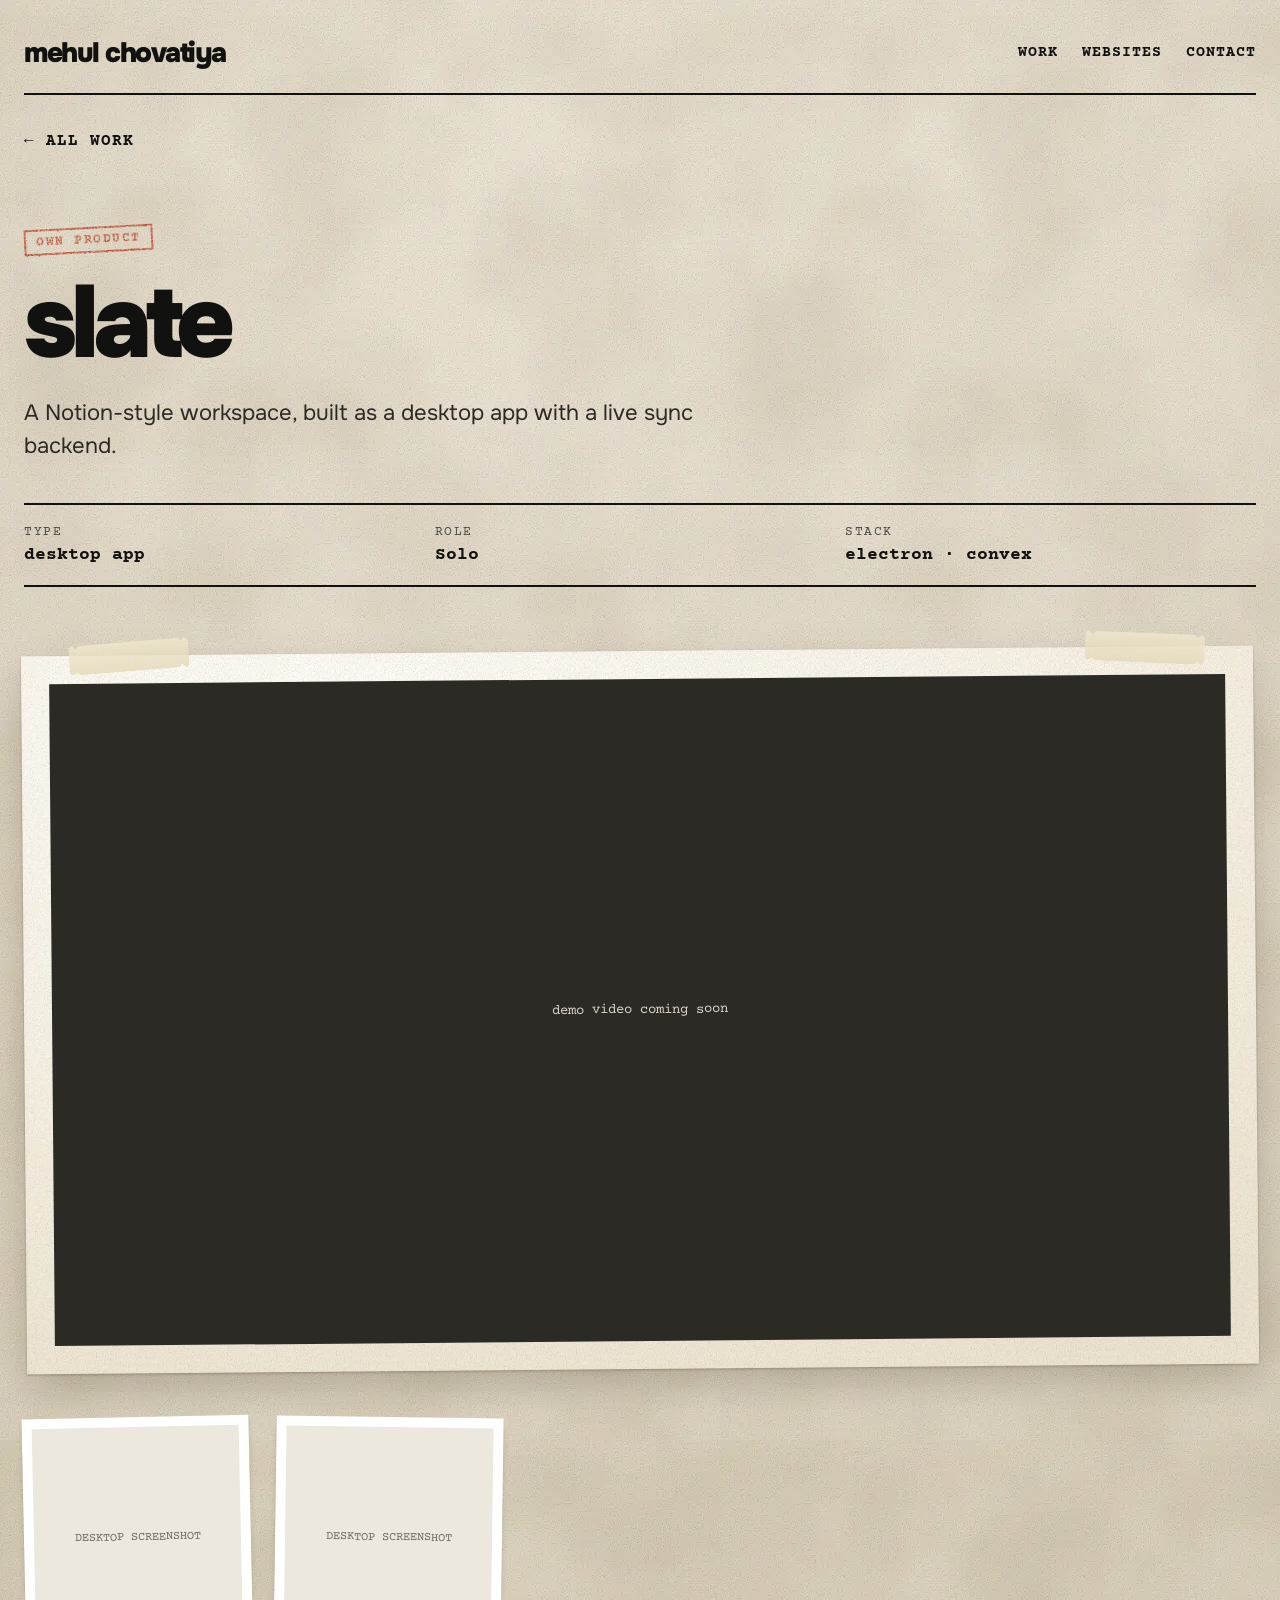
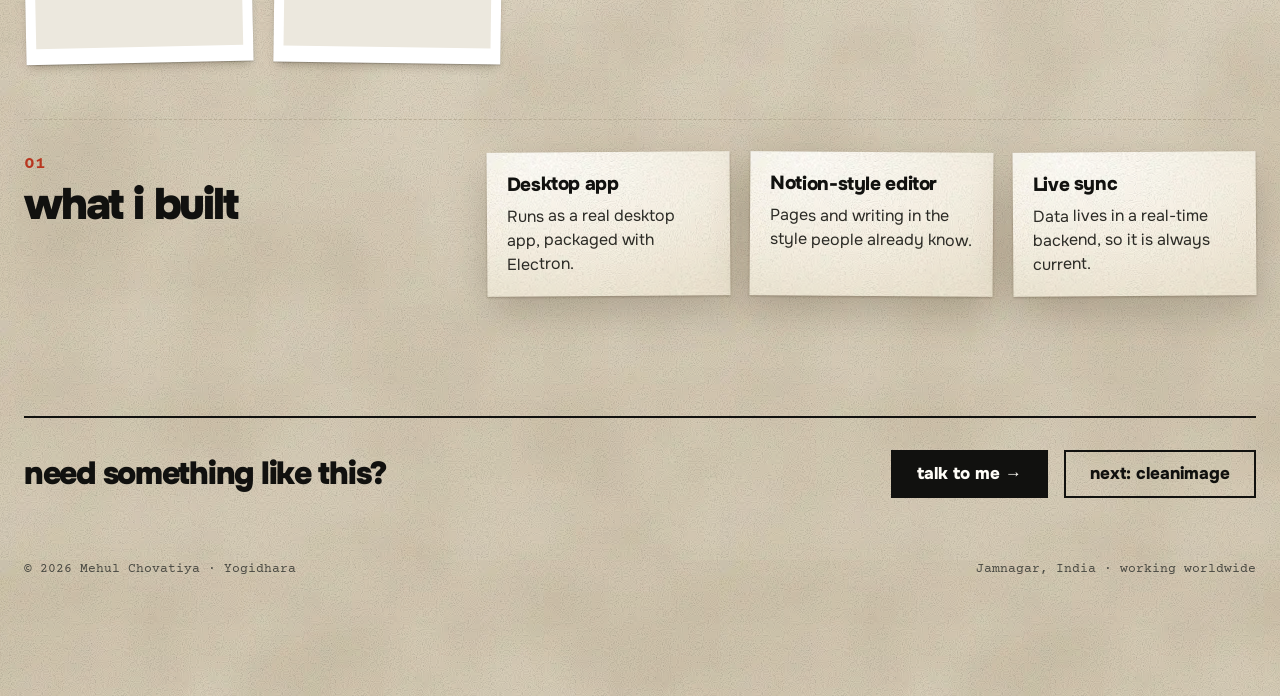
<file: work/slate/index.html>
<!DOCTYPE html><html lang="en"> <head><meta charset="utf-8"><meta name="viewport" content="width=device-width, initial-scale=1"><title>Slate: Desktop App Case Study · Mehul Chovatiya</title><meta name="description" content="A Notion-style workspace, built as a desktop app with a live sync backend."><link rel="canonical" href="https://mehul773.github.io/work/slate/"><style>@font-face{font-family:'Onest Variable';font-style:normal;font-display:swap;font-weight:100 900;src:url(/_astro/onest-latin-wght-normal.Dun_Rd-l.woff2) format('woff2-variations');}</style><link rel="preload" href="/_astro/onest-latin-wght-normal.Dun_Rd-l.woff2" as="font" type="font/woff2" crossorigin><link rel="preload" href="/_astro/courier-prime-latin-400-normal.BbyBr73r.woff2" as="font" type="font/woff2" crossorigin><meta property="og:type" content="article"><meta property="og:site_name" content="Mehul Chovatiya"><meta property="og:title" content="Slate: Desktop App Case Study · Mehul Chovatiya"><meta property="og:description" content="A Notion-style workspace, built as a desktop app with a live sync backend."><meta property="og:url" content="https://mehul773.github.io/work/slate/"><meta property="og:image" content="https://mehul773.github.io/og.jpg"><meta property="og:image:width" content="1200"><meta property="og:image:height" content="630"><meta name="twitter:card" content="summary_large_image"><meta name="twitter:title" content="Slate: Desktop App Case Study · Mehul Chovatiya"><meta name="twitter:description" content="A Notion-style workspace, built as a desktop app with a live sync backend."><meta name="twitter:image" content="https://mehul773.github.io/og.jpg"><meta name="author" content="Mehul Chovatiya"><meta name="theme-color" content="#E2DACB"><link rel="icon" href="/favicon.svg" type="image/svg+xml"><link rel="sitemap" href="/sitemap.xml"><script type="application/ld+json">{"@context":"https://schema.org","@type":"Person","@id":"https://mehul773.github.io/#mehul","name":"Mehul Chovatiya","url":"https://mehul773.github.io/","jobTitle":"Full-stack and AI developer","email":"mailto:chovatiyamehul2003@gmail.com","knowsAbout":["Progressive web apps","Business software","AI automation","Chrome extensions"],"worksFor":{"@type":"Organization","name":"Yogidhara","url":"https://yogidhara.com"},"address":{"@type":"PostalAddress","addressLocality":"Jamnagar","addressRegion":"Gujarat","addressCountry":"IN"},"sameAs":["https://github.com/Mehul773","https://www.linkedin.com/in/mehul-chovatiya-15a0521ba"]}</script><script type="application/ld+json">{"@context":"https://schema.org","@type":"CreativeWork","name":"Slate","description":"A Notion-style workspace, built as a desktop app with a live sync backend.","url":"https://mehul773.github.io/work/slate/","genre":"Desktop App","keywords":"desktop, notion-style editor, live sync","author":{"@id":"https://mehul773.github.io/#mehul"}}</script><script type="application/ld+json">{"@context":"https://schema.org","@type":"BreadcrumbList","itemListElement":[{"@type":"ListItem","position":1,"name":"Work","item":"https://mehul773.github.io/"},{"@type":"ListItem","position":2,"name":"Slate","item":"https://mehul773.github.io/work/slate/"}]}</script><style>@font-face{font-family:Courier Prime;font-style:normal;font-display:swap;font-weight:400;src:url(/_astro/courier-prime-latin-ext-400-normal.B-EsvyE4.woff2) format("woff2"),url(/_astro/courier-prime-latin-ext-400-normal.CKOCNFvK.woff) format("woff");unicode-range:U+0100-02BA,U+02BD-02C5,U+02C7-02CC,U+02CE-02D7,U+02DD-02FF,U+0304,U+0308,U+0329,U+1D00-1DBF,U+1E00-1E9F,U+1EF2-1EFF,U+2020,U+20A0-20AB,U+20AD-20C0,U+2113,U+2C60-2C7F,U+A720-A7FF}@font-face{font-family:Courier Prime;font-style:normal;font-display:swap;font-weight:400;src:url(/_astro/courier-prime-latin-400-normal.BbyBr73r.woff2) format("woff2"),url(/_astro/courier-prime-latin-400-normal.BAlbUm6l.woff) format("woff");unicode-range:U+0000-00FF,U+0131,U+0152-0153,U+02BB-02BC,U+02C6,U+02DA,U+02DC,U+0304,U+0308,U+0329,U+2000-206F,U+20AC,U+2122,U+2191,U+2193,U+2212,U+2215,U+FEFF,U+FFFD}@font-face{font-family:Courier Prime;font-style:normal;font-display:swap;font-weight:700;src:url(/_astro/courier-prime-latin-ext-700-normal.ByMJlNdM.woff2) format("woff2"),url(/_astro/courier-prime-latin-ext-700-normal.BIFoAzHx.woff) format("woff");unicode-range:U+0100-02BA,U+02BD-02C5,U+02C7-02CC,U+02CE-02D7,U+02DD-02FF,U+0304,U+0308,U+0329,U+1D00-1DBF,U+1E00-1E9F,U+1EF2-1EFF,U+2020,U+20A0-20AB,U+20AD-20C0,U+2113,U+2C60-2C7F,U+A720-A7FF}@font-face{font-family:Courier Prime;font-style:normal;font-display:swap;font-weight:700;src:url(/_astro/courier-prime-latin-700-normal.D1YCjmaD.woff2) format("woff2"),url(/_astro/courier-prime-latin-700-normal.CVvp4Sof.woff) format("woff");unicode-range:U+0000-00FF,U+0131,U+0152-0153,U+02BB-02BC,U+02C6,U+02DA,U+02DC,U+0304,U+0308,U+0329,U+2000-206F,U+20AC,U+2122,U+2191,U+2193,U+2212,U+2215,U+FEFF,U+FFFD}@font-face{font-family:Caveat;font-style:normal;font-display:swap;font-weight:600;src:url(/_astro/caveat-cyrillic-ext-600-normal.DDEJyoof.woff2) format("woff2"),url(/_astro/caveat-cyrillic-ext-600-normal.BLVNc-Ct.woff) format("woff");unicode-range:U+0460-052F,U+1C80-1C8A,U+20B4,U+2DE0-2DFF,U+A640-A69F,U+FE2E-FE2F}@font-face{font-family:Caveat;font-style:normal;font-display:swap;font-weight:600;src:url(/_astro/caveat-cyrillic-600-normal.Ba_MyzgW.woff2) format("woff2"),url(/_astro/caveat-cyrillic-600-normal.CqH0c_uj.woff) format("woff");unicode-range:U+0301,U+0400-045F,U+0490-0491,U+04B0-04B1,U+2116}@font-face{font-family:Caveat;font-style:normal;font-display:swap;font-weight:600;src:url(/_astro/caveat-latin-ext-600-normal.DDJRD6ps.woff2) format("woff2"),url(/_astro/caveat-latin-ext-600-normal.shBvSnoU.woff) format("woff");unicode-range:U+0100-02BA,U+02BD-02C5,U+02C7-02CC,U+02CE-02D7,U+02DD-02FF,U+0304,U+0308,U+0329,U+1D00-1DBF,U+1E00-1E9F,U+1EF2-1EFF,U+2020,U+20A0-20AB,U+20AD-20C0,U+2113,U+2C60-2C7F,U+A720-A7FF}@font-face{font-family:Caveat;font-style:normal;font-display:swap;font-weight:600;src:url(/_astro/caveat-latin-600-normal.zlTlWIYU.woff2) format("woff2"),url(/_astro/caveat-latin-600-normal.DUjB8dgm.woff) format("woff");unicode-range:U+0000-00FF,U+0131,U+0152-0153,U+02BB-02BC,U+02C6,U+02DA,U+02DC,U+0304,U+0308,U+0329,U+2000-206F,U+20AC,U+2122,U+2191,U+2193,U+2212,U+2215,U+FEFF,U+FFFD}:root{--ink: #11110f;--ink-2: #2b2a25;--muted: #4a4a43;--faint: #6e6a62;--rule: #b9ae97;--accent: #b8361f;--pen: #2f55a4;--paper-hi: #fffefa;--paper: #f8f3e7;--paper-lo: #eee6d4;--desk: #e2dacb;--mono: "Courier Prime", "Courier New", monospace;--sans: "Onest Variable", "Onest", "Helvetica Neue", Arial, sans-serif;--hand: "Caveat", cursive;--shadow-sheet: drop-shadow(0 1px 1px rgba(45, 32, 15, .28)) drop-shadow(0 16px 20px rgba(45, 32, 15, .22));--shadow-photo: 0 1px 1px rgba(0, 0, 0, .18), 0 6px 10px -4px rgba(45, 32, 15, .32)}*,*:before,*:after{box-sizing:border-box}html{-webkit-text-size-adjust:100%;scroll-behavior:smooth}@media(prefers-reduced-motion:reduce){html{scroll-behavior:auto}}body{margin:0;color:var(--ink);font-family:var(--sans);background-color:var(--desk);background-image:url(/textures/fiber.webp),url(/textures/blotch.webp),radial-gradient(140% 90% at 50% 0%,#ede7da,#e2daca 55%,#d6ccb8);background-blend-mode:multiply,multiply,normal;background-size:240px 240px,720px 720px,auto;background-attachment:scroll;overflow-x:hidden}img,video{max-width:100%;height:auto;display:block}a{color:var(--ink)}a:hover{color:var(--accent)}:focus-visible{outline:3px solid var(--pen);outline-offset:3px}.skip{position:absolute;left:12px;top:-60px;z-index:50;padding:12px 16px;background:var(--ink);color:#fff;font-family:var(--mono)}.skip:focus{top:12px;color:#fff}.wrap{position:relative;max-width:1280px;margin:0 auto;padding:32px 24px 120px}.mono{font-family:var(--mono)}.hand{font-family:var(--hand);font-weight:600}.sr-only{position:absolute;width:1px;height:1px;padding:0;margin:-1px;overflow:hidden;clip:rect(0 0 0 0);white-space:nowrap;border:0}.site-head{display:flex;flex-wrap:wrap;justify-content:space-between;align-items:center;gap:16px;padding-bottom:20px;border-bottom:2px solid var(--ink)}.logo{font-weight:900;font-size:28px;letter-spacing:-1.5px;text-decoration:none}.site-nav{display:flex;flex-wrap:wrap;gap:24px;font-family:var(--mono);font-size:15px;font-weight:700;letter-spacing:1px}.site-nav a{text-decoration:none;padding:12px 0;display:inline-block}.sheet{position:relative;isolation:isolate}.sheet:before{content:"";position:absolute;inset:0;z-index:-1;background-image:url(/textures/fiber.webp),radial-gradient(120% 100% at 25% 8%,var(--paper-hi) 0%,var(--paper) 55%,var(--paper-lo) 100%);background-blend-mode:multiply,normal;filter:var(--shadow-sheet)}.sheet--torn:before{filter:url(#torn) var(--shadow-sheet)}.sheet--napkin:before{background-image:url(/textures/fiber.webp),linear-gradient(103deg,#0000 47%,#3c2d140f 49.5%,#ffffff80 50.5%,#0000 53%),radial-gradient(120% 100% at 25% 8%,#fffffc,#f6f2e8 60%,#ece5d6);background-blend-mode:multiply,normal,normal}.sheet--kraft:before{background-image:url(/textures/fiber.webp),radial-gradient(120% 100% at 30% 0%,#d6b98a,#c8a774 60%,#b8955f)}.tilt{transform:rotate(var(--tilt, 0deg))}.tape{position:absolute;z-index:3;height:30px;background:linear-gradient(180deg,#f0e8cecc,#e2d6b4bd);clip-path:polygon(0 8%,3% 0,6% 12%,9% 2%,91% 0,94% 10%,97% 1%,100% 9%,100% 92%,97% 100%,94% 88%,91% 99%,9% 100%,6% 90%,3% 100%,0 91%);pointer-events:none}.prop{position:absolute;z-index:4;pointer-events:none;filter:drop-shadow(0 2px 1px rgba(30,20,8,.35)) drop-shadow(0 10px 12px rgba(30,20,8,.25))}.stamp{filter:url(#stamp);display:inline-block;font-family:var(--mono);font-weight:700;letter-spacing:1.5px;color:var(--accent);border:2.5px solid var(--accent);opacity:.9;white-space:nowrap}.ink{filter:url(#ink)}.photo{position:relative;background:#fff;box-shadow:var(--shadow-photo)}.placeholder{display:flex;align-items:center;justify-content:center;text-align:center;background:#ece8de;color:var(--faint);font-family:var(--mono);font-size:12px;padding:8px}.hero{display:flex;flex-wrap:wrap;gap:56px;padding:96px 0 120px;align-items:flex-start}.hero-sheet{flex:999 1 560px;min-width:0;padding:84px 56px 72px}.hero-eyebrow{margin:0 0 28px;font-family:var(--mono);font-size:15px;letter-spacing:1.5px;line-height:1.7}.hero h1{margin:0;font-weight:900;font-size:clamp(46px,7vw,92px);line-height:.92;letter-spacing:-.06em}.underline{position:relative;display:inline-block}.underline svg{position:absolute;left:-6px;bottom:-18px;width:106%;height:26px}.hero-lede{margin:44px 0 0;font-size:20px;line-height:1.5;max-width:520px;color:var(--ink-2)}.hero-note{position:absolute;right:48px;top:72px;margin:0;font-size:30px;color:var(--pen);transform:rotate(6deg)}.btn-row{display:flex;flex-wrap:wrap;gap:16px;margin-top:36px}.btn{display:inline-flex;align-items:center;min-height:48px;padding:0 24px;text-decoration:none;font-weight:800;font-size:17px;border:2px solid var(--ink)}.btn--solid{background:var(--ink);color:#fffdf7}.btn--solid:hover{background:var(--accent);border-color:var(--accent);color:#fffdf7}.receipt-wrap{flex:1 1 320px;min-width:0;position:relative;margin-top:24px;filter:var(--shadow-sheet)}.receipt{position:relative;padding:30px 28px 84px;font-family:var(--mono);font-size:15px;background-image:url(/textures/fiber.webp),linear-gradient(180deg,#fdfdfa,#f5f4ee);background-blend-mode:soft-light,normal;-webkit-mask:linear-gradient(#000 0 0) top / 100% calc(100% - 9px) no-repeat,conic-gradient(from -45deg at bottom,#0000,#000 1deg 89deg,#0000 90deg) bottom / 16px 9px repeat-x;mask:linear-gradient(#000 0 0) top / 100% calc(100% - 9px) no-repeat,conic-gradient(from -45deg at bottom,#0000,#000 1deg 89deg,#0000 90deg) bottom / 16px 9px repeat-x}.receipt h2{margin:0;text-align:center;font-size:15px;letter-spacing:3px}.receipt-lines{list-style:none;margin:0;padding:12px 0;border-top:2px dashed var(--ink);border-bottom:2px dashed var(--ink)}.receipt-lines a{display:flex;justify-content:space-between;gap:12px;padding:5px 0;text-decoration:none}.receipt-lines a span:last-child{color:var(--muted)}.shelf{padding:32px 0 96px;scroll-margin-top:24px}.shelf-head{display:flex;flex-wrap:wrap;align-items:baseline;gap:8px 24px;border-bottom:2px solid var(--ink);padding-bottom:16px;margin-bottom:64px}.shelf-head .no{font-family:var(--mono);font-size:18px;font-weight:700;color:var(--accent)}.shelf-head h2{margin:0;font-weight:900;font-size:clamp(36px,5vw,60px);letter-spacing:-.05em;line-height:1}.shelf-head p{margin:0;flex:1 1 280px;font-family:var(--mono);font-size:15px;color:var(--muted)}.cards{display:grid;grid-template-columns:repeat(auto-fill,minmax(min(340px,100%),1fr));gap:72px 44px}.card{padding:44px 30px 30px;display:flex;flex-direction:column;gap:18px;transition:transform .25s ease}.card:hover{transform:rotate(var(--tilt, 0deg)) translateY(-4px)}.card-top{display:flex;justify-content:space-between;align-items:flex-start;gap:12px}.card-file{font-family:var(--mono);font-size:13px;letter-spacing:1.5px;color:var(--muted)}.card .stamp{font-size:12px;padding:4px 8px;transform:rotate(5deg)}.card h3{margin:6px 0 0;font-weight:900;font-size:34px;letter-spacing:-.05em;line-height:1}.card h3 a{text-decoration:none}.card h3 a:after{content:"";position:absolute;inset:0;z-index:1}.card-what{margin:0;font-size:17px;line-height:1.5;color:var(--ink-2)}.tags{display:flex;flex-wrap:wrap;gap:8px;list-style:none;margin:0;padding:0}.tags li{font-family:var(--mono);font-size:13px;letter-spacing:.5px;border:1.5px solid var(--ink);padding:4px 8px}.card-foot{display:flex;flex-wrap:wrap;justify-content:space-between;align-items:center;gap:12px;border-top:1.5px dashed var(--rule);padding-top:14px;margin-top:auto}.card-foot .stack{font-family:var(--mono);font-size:13px;color:var(--muted)}.card-foot .more{font-weight:800;font-size:16px;min-height:44px;display:inline-flex;align-items:center;text-decoration:underline;text-decoration-thickness:2px;text-underline-offset:4px}.media-main{padding:8px 8px 30px;transform:rotate(-1deg)}.media-main .frame{position:relative;height:180px;background:var(--ink-2);display:flex;align-items:center;justify-content:center;overflow:hidden}.media-main .frame img{position:absolute;inset:0;width:100%;height:100%;object-fit:cover;object-position:top;opacity:.85}.media-main .play{position:relative;z-index:1;box-shadow:0 4px 12px #00000059}.media-main .label{position:absolute;left:12px;bottom:2px;font-size:20px;color:#3a3a35}.play{width:56px;height:56px;border-radius:50%;background:#fffdf7;display:flex;align-items:center;justify-content:center}.media-shots{display:flex;gap:12px;margin-top:-2px}.media-shots .photo{flex:1 1 0;min-width:0;padding:5px 5px 16px}.media-shots img{width:100%;object-fit:cover;object-position:top}.sites{display:grid;grid-template-columns:repeat(auto-fill,minmax(min(240px,100%),1fr));gap:40px 28px}.site-card{display:block;padding:8px 8px 14px;text-decoration:none}.site-card .bar{display:flex;gap:5px;padding:7px 9px;background:#e2dbcb}.site-card .bar span{width:8px;height:8px;border-radius:50%;background:#9c9483}.site-card p{margin:4px 4px 0}.contact{margin-top:48px;padding:80px 56px;scroll-margin-top:24px}.contact h2{margin:0;font-weight:900;font-size:clamp(38px,6vw,76px);line-height:.95;letter-spacing:-.06em;color:#1a140b}.contact p{color:#2e2414}.contact .btn{border-color:#1a140b;color:#1a140b}.contact .btn--solid{background:#1a140b;color:#f6eedc}.contact .btn--solid:hover{background:var(--accent);border-color:var(--accent)}.site-foot{margin-top:64px;display:flex;flex-wrap:wrap;justify-content:space-between;gap:12px;font-family:var(--mono);font-size:13px;color:var(--muted)}.cs-head{padding:64px 0 40px}.cs-head h1{margin:24px 0 0;font-weight:900;font-size:clamp(48px,8vw,104px);line-height:.9;letter-spacing:-.06em}.cs-head .stamp{font-size:13px;padding:4px 10px;transform:rotate(-3deg)}.demo-login{margin:16px 0 0;font-size:14px;line-height:1.7;color:var(--ink-2)}.demo-login span{color:var(--muted)}.cs-lede{margin:28px 0 0;font-size:22px;line-height:1.5;max-width:700px;color:var(--ink-2)}.facts{display:grid;grid-template-columns:repeat(auto-fit,minmax(200px,1fr));border-top:2px solid var(--ink);border-bottom:2px solid var(--ink);font-family:var(--mono);margin:0}.facts div{padding:20px 20px 20px 0}.facts dt{font-size:13px;letter-spacing:1.5px;color:var(--muted)}.facts dd{margin:6px 0 0;font-size:18px;font-weight:700}.cs-video{margin:64px 0 40px;padding:28px}.cs-video .frame{position:relative;aspect-ratio:16 / 9;background:var(--ink-2);display:flex;align-items:center;justify-content:center}.cs-video video{width:100%;height:100%}.cs-phone{display:flex;flex-wrap:wrap;align-items:center;justify-content:center;gap:56px 72px;margin:72px 0 64px}.device{position:relative;flex:0 0 auto;width:min(320px,100%);padding:12px;background:#141412;border-radius:46px;box-shadow:0 2px 2px #00000040,0 30px 40px -18px #2d200f8c,inset 0 0 0 2px #3a3a36}.device video{display:block;width:100%;height:auto;aspect-ratio:392 / 810;border-radius:34px;background:#2b2a25;object-fit:cover}.flow{flex:1 1 360px;min-width:0;max-width:560px;padding:40px 36px 32px}.flow-head{margin:0 0 16px;font-size:14px;letter-spacing:2px;color:var(--muted)}.flow ol{margin:0;padding:0;list-style:none;counter-reset:step}.flow li{counter-increment:step;display:flex;gap:16px;padding:12px 0;border-bottom:1.5px dashed var(--rule);font-size:18px;line-height:1.45}.flow li:before{content:counter(step,decimal-leading-zero);font-family:var(--mono);font-weight:700;color:var(--accent);flex:0 0 auto;padding-top:2px}.flow-note{margin:18px 0 0;font-size:24px;color:var(--pen)}.cs-screens.cs-screens--phone{grid-template-columns:repeat(auto-fill,minmax(min(140px,45%),1fr));gap:28px 20px}.cs-screens--phone figure{padding:6px 6px 12px}.cs-screens--phone img{width:100%;height:auto;background:#ece8de}.cs-screens--phone figcaption{font-size:13px;margin-top:8px}.cs-screens{display:grid;grid-template-columns:repeat(auto-fill,minmax(min(200px,100%),1fr));gap:32px 24px;padding:8px 0 56px}.cs-screens figure{margin:0;padding:10px 10px 16px}.cs-screens figcaption{margin-top:12px;text-align:center;font-family:var(--mono);font-size:14px}.cs-block{display:flex;flex-wrap:wrap;gap:24px 48px;padding:32px 0 48px;border-top:1.5px dashed var(--rule)}.cs-block>header{flex:1 1 240px;min-width:0}.cs-block>header .no{font-family:var(--mono);font-size:18px;font-weight:700;color:var(--accent)}.cs-block>header h2{margin:8px 0 0;font-weight:900;font-size:44px;letter-spacing:-.05em;line-height:1}.cs-block>.body{flex:2 1 420px;min-width:0}.features{display:grid;grid-template-columns:repeat(auto-fill,minmax(min(220px,100%),1fr));gap:20px;list-style:none;margin:0;padding:0}.features li{padding:20px}.features h3{margin:0;font-weight:800;font-size:19px;letter-spacing:-.02em}.features p{margin:8px 0 0;font-size:16px;line-height:1.5;color:var(--ink-2)}.quote{margin-top:32px;padding:48px 40px}.quote blockquote{margin:0;font-weight:900;font-size:clamp(28px,4vw,48px);line-height:1.05;letter-spacing:-.04em}.cs-next{display:flex;flex-wrap:wrap;justify-content:space-between;align-items:center;gap:24px;margin-top:72px;padding-top:32px;border-top:2px solid var(--ink)}.zoom{display:block;width:100%;padding:0;border:0;background:none;cursor:zoom-in}.zoom:hover img{filter:brightness(1.04)}.lightbox{width:100vw;height:100dvh;max-width:none;max-height:none;margin:0;padding:0;border:0;background:transparent;color:#f2efe6}.lightbox::backdrop{background:#11110fe0}.lightbox[open]{display:flex;align-items:center;justify-content:center}.lb-figure{margin:0;display:flex;flex-direction:column;align-items:center;gap:14px;pointer-events:none}.lb-img{max-width:min(92vw,1200px);max-height:calc(100dvh - 120px);width:auto;height:auto;background:#fff;box-shadow:0 20px 50px #00000080;pointer-events:auto}.lb-cap{font-size:15px;letter-spacing:1px}.lb-btn{position:fixed;width:52px;height:52px;border-radius:50%;border:0;background:#fffdf7;color:#11110f;font-size:22px;font-weight:700;cursor:pointer;box-shadow:0 6px 16px #0006}.lb-btn:hover{background:var(--accent);color:#fffdf7}.lb-prev{left:20px;top:50%;transform:translateY(-50%)}.lb-next{right:20px;top:50%;transform:translateY(-50%)}.lb-close{right:20px;top:20px}@media(max-width:720px){.wrap{padding:20px 16px 80px}.hero{padding:64px 0 80px;gap:48px}.hero-sheet{padding:64px 24px 48px}.hero-note,.prop--pen{display:none}.tilt{transform:rotate(calc(var(--tilt, 0deg) * .4))}.card{padding:40px 20px 24px}.contact{padding:56px 24px}.cs-video{padding:12px}.lb-prev,.lb-next{top:auto;bottom:20px;transform:none}.lb-img{max-height:calc(100dvh - 160px)}.sheet--torn:before{filter:none}.sheet:before{filter:none;box-shadow:0 1px 1px #2d200f40,0 12px 18px -8px #2d200f4d}.receipt-wrap{filter:none}.prop{filter:drop-shadow(0 4px 4px rgba(30,20,8,.3))}.ink,.stamp{filter:none}}@media(prefers-reduced-motion:reduce){.card,.card:hover{transition:none}}
</style></head> <body> <a class="skip" href="#main">Skip to content</a> <!-- Paper effects: filters + gradients used across the page. Drawn in code, no photos. --> <svg aria-hidden="true" width="0" height="0" style="position:absolute"> <defs> <filter id="torn" x="-4%" y="-4%" width="108%" height="108%"> <feTurbulence type="fractalNoise" baseFrequency="0.045" numOctaves="4" seed="7" result="n"></feTurbulence> <feDisplacementMap in="SourceGraphic" in2="n" scale="9" xChannelSelector="R" yChannelSelector="G"></feDisplacementMap> </filter> <filter id="ink" x="-5%" y="-20%" width="110%" height="140%"> <feTurbulence type="fractalNoise" baseFrequency="0.7" numOctaves="2" result="t"></feTurbulence> <feDisplacementMap in="SourceGraphic" in2="t" scale="2.2" xChannelSelector="R" yChannelSelector="G"></feDisplacementMap> </filter> <filter id="stamp" x="-10%" y="-20%" width="120%" height="140%"> <feTurbulence type="fractalNoise" baseFrequency="0.9" numOctaves="2" seed="3" result="noise"></feTurbulence> <feColorMatrix in="noise" type="matrix" values="0 0 0 0 0  0 0 0 0 0  0 0 0 0 0  0 0 0 -2.4 1.9" result="holes"></feColorMatrix> <feComposite in="SourceGraphic" in2="holes" operator="in" result="speckled"></feComposite> <feTurbulence type="fractalNoise" baseFrequency="0.5" numOctaves="2" result="t2"></feTurbulence> <feDisplacementMap in="speckled" in2="t2" scale="2" xChannelSelector="R" yChannelSelector="G"></feDisplacementMap> </filter> <linearGradient id="metal" x1="0" y1="0" x2="1" y2="1"> <stop offset="0" stop-color="#F4F4F2"></stop><stop offset=".35" stop-color="#9DA0A3"></stop><stop offset=".55" stop-color="#E9EAEA"></stop><stop offset="1" stop-color="#6D7074"></stop> </linearGradient> <linearGradient id="clipbody" x1="0" y1="0" x2="0" y2="1"> <stop offset="0" stop-color="#3A3A3A"></stop><stop offset=".18" stop-color="#151515"></stop><stop offset="1" stop-color="#050505"></stop> </linearGradient> <linearGradient id="barrel" x1="0" y1="0" x2="0" y2="1"> <stop offset="0" stop-color="#3B5FB0"></stop><stop offset=".3" stop-color="#6F8FD6"></stop><stop offset=".55" stop-color="#2F55A4"></stop><stop offset="1" stop-color="#1A326A"></stop> </linearGradient> </defs> </svg> <div class="wrap"> <header class="site-head"> <a class="logo" href="/">mehul chovatiya</a> <nav class="site-nav" aria-label="Main"> <a href="/#apps">WORK</a> <a href="/#websites">WEBSITES</a> <a href="/#contact">CONTACT</a> </nav> </header> <main id="main">  <p style="margin:24px 0 0" class="mono"><a href="/#apps" style="display:inline-flex;align-items:center;min-height:44px;font-weight:700;letter-spacing:1px;text-decoration:none">← ALL WORK</a></p> <section class="cs-head"> <span class="stamp">OWN PRODUCT</span> <h1>slate</h1> <p class="cs-lede">A Notion-style workspace, built as a desktop app with a live sync backend.</p>   </section> <dl class="facts"> <div><dt>TYPE</dt><dd>desktop app</dd></div><div><dt>ROLE</dt><dd>Solo</dd></div><div><dt>STACK</dt><dd>electron · convex</dd></div> </dl> <section class="sheet cs-video tilt" style="--tilt:-0.5deg" aria-label="Demo video"> <span class="tape" style="top:-14px;left:48px;width:120px;transform:rotate(-4deg)"></span> <span class="tape" style="top:-14px;right:48px;width:120px;transform:rotate(3deg)"></span> <div class="frame"> <span class="placeholder" style="background:transparent;color:#d8d2c4;font-size:14px">demo video coming soon</span> </div> </section><section class="cs-screens" aria-label="Screens"> <figure class="photo tilt" style="--tilt:-1.2deg"> <div class="placeholder" style="height:220px">DESKTOP SCREENSHOT</div> </figure><figure class="photo tilt" style="--tilt:0.8deg"> <div class="placeholder" style="height:220px">DESKTOP SCREENSHOT</div> </figure> </section><section class="cs-block"> <header><span class="no">01</span><h2>what i built</h2></header> <ul class="body features"> <li class="sheet tilt" style="--tilt:-0.4deg"> <h3>Desktop app</h3> <p>Runs as a real desktop app, packaged with Electron.</p> </li><li class="sheet tilt" style="--tilt:0.4deg"> <h3>Notion-style editor</h3> <p>Pages and writing in the style people already know.</p> </li><li class="sheet tilt" style="--tilt:-0.4deg"> <h3>Live sync</h3> <p>Data lives in a real-time backend, so it is always current.</p> </li> </ul> </section> <nav class="cs-next" aria-label="More work"> <p style="margin:0;font-weight:900;font-size:32px;letter-spacing:-0.04em">need something like this?</p> <div class="btn-row" style="margin:0"> <a class="btn btn--solid" href="mailto:chovatiyamehul2003@gmail.com">talk to me →</a> <a class="btn" href="/work/cleanimage/">next: cleanimage</a> </div> </nav>  </main> <footer class="site-foot"> <span>© 2026 Mehul Chovatiya · Yogidhara</span> <span>Jamnagar, India · working worldwide</span> </footer> </div> </body></html>
</file>
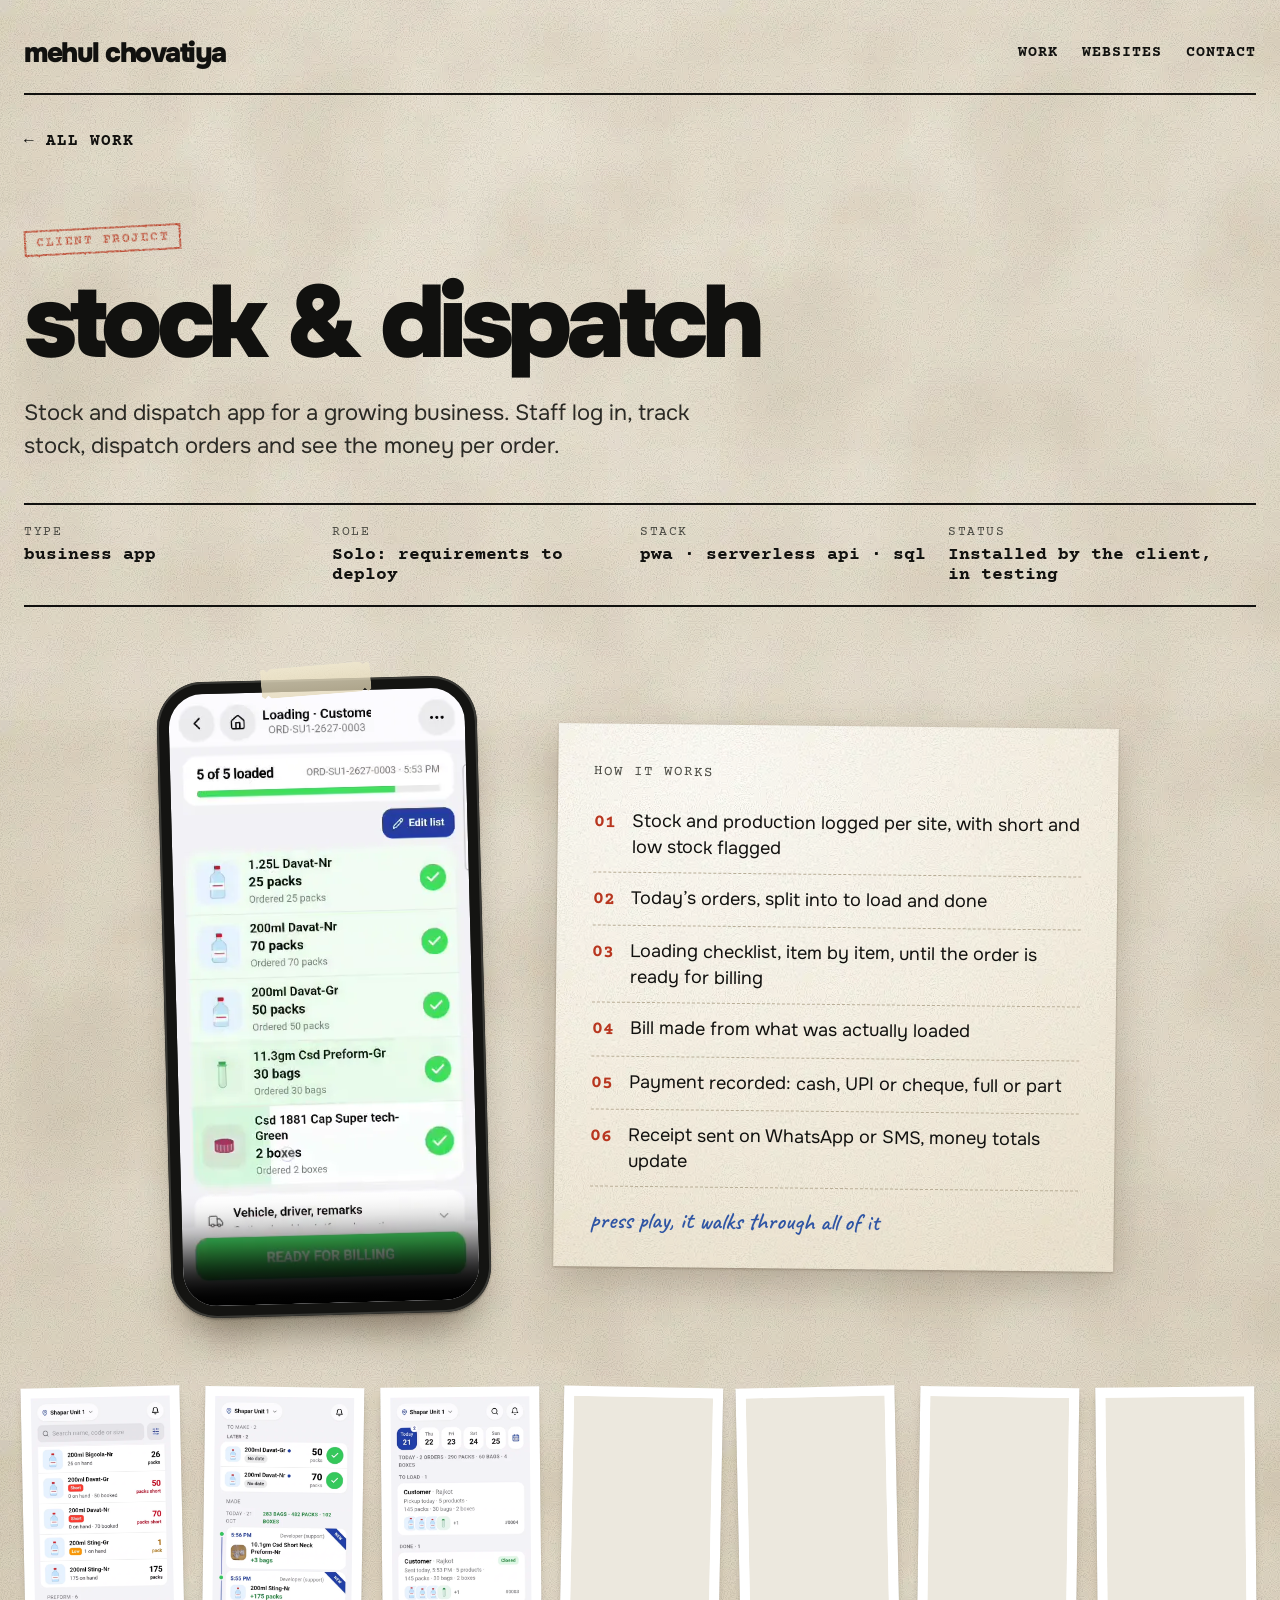
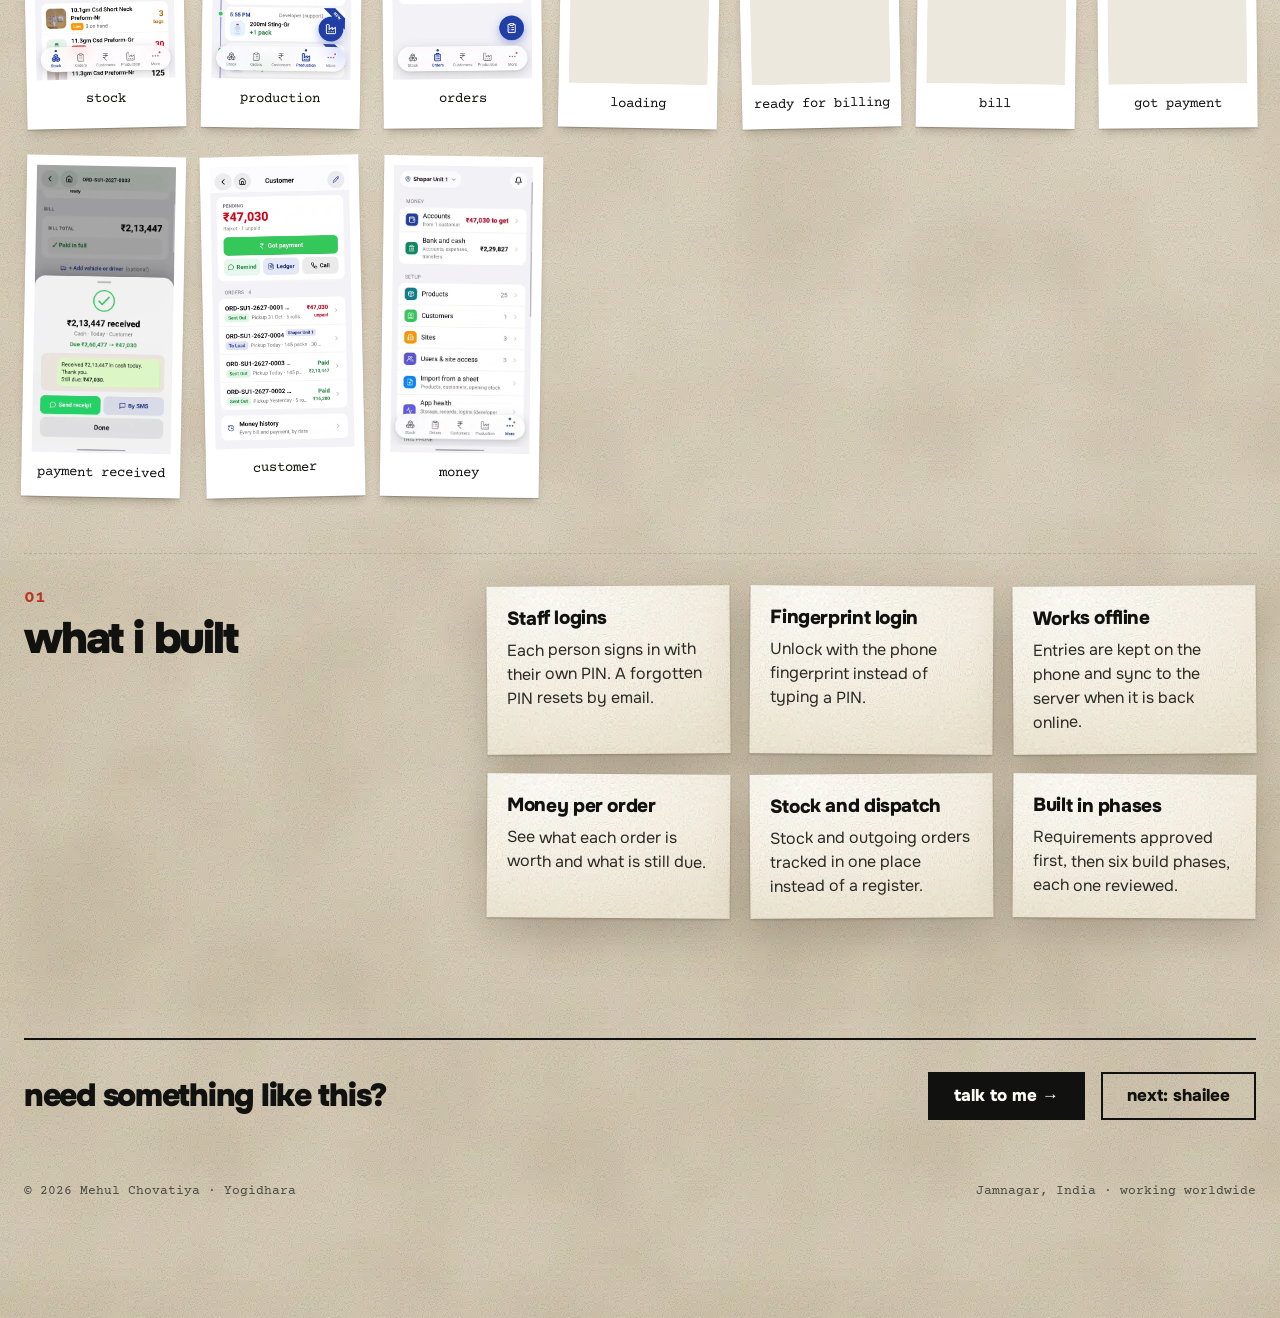
<file: work/stock-dispatch/index.html>
<!DOCTYPE html><html lang="en"> <head><meta charset="utf-8"><meta name="viewport" content="width=device-width, initial-scale=1"><title>Stock &amp; Dispatch: Business App Case Study · Mehul Chovatiya</title><meta name="description" content="Stock and dispatch app for a growing business. Staff log in, track stock, dispatch orders and see the money per order."><link rel="canonical" href="https://mehul773.github.io/work/stock-dispatch/"><style>@font-face{font-family:'Onest Variable';font-style:normal;font-display:swap;font-weight:100 900;src:url(/_astro/onest-latin-wght-normal.Dun_Rd-l.woff2) format('woff2-variations');}</style><link rel="preload" href="/_astro/onest-latin-wght-normal.Dun_Rd-l.woff2" as="font" type="font/woff2" crossorigin><link rel="preload" href="/_astro/courier-prime-latin-400-normal.BbyBr73r.woff2" as="font" type="font/woff2" crossorigin><meta property="og:type" content="article"><meta property="og:site_name" content="Mehul Chovatiya"><meta property="og:title" content="Stock &#38; Dispatch: Business App Case Study · Mehul Chovatiya"><meta property="og:description" content="Stock and dispatch app for a growing business. Staff log in, track stock, dispatch orders and see the money per order."><meta property="og:url" content="https://mehul773.github.io/work/stock-dispatch/"><meta property="og:image" content="https://mehul773.github.io/og.jpg"><meta property="og:image:width" content="1200"><meta property="og:image:height" content="630"><meta name="twitter:card" content="summary_large_image"><meta name="twitter:title" content="Stock &#38; Dispatch: Business App Case Study · Mehul Chovatiya"><meta name="twitter:description" content="Stock and dispatch app for a growing business. Staff log in, track stock, dispatch orders and see the money per order."><meta name="twitter:image" content="https://mehul773.github.io/og.jpg"><meta name="author" content="Mehul Chovatiya"><meta name="theme-color" content="#E2DACB"><link rel="icon" href="/favicon.svg" type="image/svg+xml"><link rel="sitemap" href="/sitemap.xml"><script type="application/ld+json">{"@context":"https://schema.org","@type":"Person","@id":"https://mehul773.github.io/#mehul","name":"Mehul Chovatiya","url":"https://mehul773.github.io/","jobTitle":"Full-stack and AI developer","email":"mailto:chovatiyamehul2003@gmail.com","knowsAbout":["Progressive web apps","Business software","AI automation","Chrome extensions"],"worksFor":{"@type":"Organization","name":"Yogidhara","url":"https://yogidhara.com"},"address":{"@type":"PostalAddress","addressLocality":"Jamnagar","addressRegion":"Gujarat","addressCountry":"IN"},"sameAs":["https://github.com/Mehul773","https://www.linkedin.com/in/mehul-chovatiya-15a0521ba"]}</script><script type="application/ld+json">{"@context":"https://schema.org","@type":"CreativeWork","name":"Stock & Dispatch","description":"Stock and dispatch app for a growing business. Staff log in, track stock, dispatch orders and see the money per order.","url":"https://mehul773.github.io/work/stock-dispatch/","genre":"Business App","keywords":"logins, offline sync, order-wise money, fingerprint login, forgot pin by email","image":"https://mehul773.github.io/media/stock-dispatch/poster.webp","author":{"@id":"https://mehul773.github.io/#mehul"},"video":{"@type":"VideoObject","name":"Stock & Dispatch demo","description":"Stock and dispatch app for a growing business. Staff log in, track stock, dispatch orders and see the money per order.","contentUrl":"https://mehul773.github.io/media/stock-dispatch/demo.mp4","thumbnailUrl":"https://mehul773.github.io/media/stock-dispatch/poster.webp","uploadDate":"2026-10-21"}}</script><script type="application/ld+json">{"@context":"https://schema.org","@type":"BreadcrumbList","itemListElement":[{"@type":"ListItem","position":1,"name":"Work","item":"https://mehul773.github.io/"},{"@type":"ListItem","position":2,"name":"Stock & Dispatch","item":"https://mehul773.github.io/work/stock-dispatch/"}]}</script><style>@font-face{font-family:Courier Prime;font-style:normal;font-display:swap;font-weight:400;src:url(/_astro/courier-prime-latin-ext-400-normal.B-EsvyE4.woff2) format("woff2"),url(/_astro/courier-prime-latin-ext-400-normal.CKOCNFvK.woff) format("woff");unicode-range:U+0100-02BA,U+02BD-02C5,U+02C7-02CC,U+02CE-02D7,U+02DD-02FF,U+0304,U+0308,U+0329,U+1D00-1DBF,U+1E00-1E9F,U+1EF2-1EFF,U+2020,U+20A0-20AB,U+20AD-20C0,U+2113,U+2C60-2C7F,U+A720-A7FF}@font-face{font-family:Courier Prime;font-style:normal;font-display:swap;font-weight:400;src:url(/_astro/courier-prime-latin-400-normal.BbyBr73r.woff2) format("woff2"),url(/_astro/courier-prime-latin-400-normal.BAlbUm6l.woff) format("woff");unicode-range:U+0000-00FF,U+0131,U+0152-0153,U+02BB-02BC,U+02C6,U+02DA,U+02DC,U+0304,U+0308,U+0329,U+2000-206F,U+20AC,U+2122,U+2191,U+2193,U+2212,U+2215,U+FEFF,U+FFFD}@font-face{font-family:Courier Prime;font-style:normal;font-display:swap;font-weight:700;src:url(/_astro/courier-prime-latin-ext-700-normal.ByMJlNdM.woff2) format("woff2"),url(/_astro/courier-prime-latin-ext-700-normal.BIFoAzHx.woff) format("woff");unicode-range:U+0100-02BA,U+02BD-02C5,U+02C7-02CC,U+02CE-02D7,U+02DD-02FF,U+0304,U+0308,U+0329,U+1D00-1DBF,U+1E00-1E9F,U+1EF2-1EFF,U+2020,U+20A0-20AB,U+20AD-20C0,U+2113,U+2C60-2C7F,U+A720-A7FF}@font-face{font-family:Courier Prime;font-style:normal;font-display:swap;font-weight:700;src:url(/_astro/courier-prime-latin-700-normal.D1YCjmaD.woff2) format("woff2"),url(/_astro/courier-prime-latin-700-normal.CVvp4Sof.woff) format("woff");unicode-range:U+0000-00FF,U+0131,U+0152-0153,U+02BB-02BC,U+02C6,U+02DA,U+02DC,U+0304,U+0308,U+0329,U+2000-206F,U+20AC,U+2122,U+2191,U+2193,U+2212,U+2215,U+FEFF,U+FFFD}@font-face{font-family:Caveat;font-style:normal;font-display:swap;font-weight:600;src:url(/_astro/caveat-cyrillic-ext-600-normal.DDEJyoof.woff2) format("woff2"),url(/_astro/caveat-cyrillic-ext-600-normal.BLVNc-Ct.woff) format("woff");unicode-range:U+0460-052F,U+1C80-1C8A,U+20B4,U+2DE0-2DFF,U+A640-A69F,U+FE2E-FE2F}@font-face{font-family:Caveat;font-style:normal;font-display:swap;font-weight:600;src:url(/_astro/caveat-cyrillic-600-normal.Ba_MyzgW.woff2) format("woff2"),url(/_astro/caveat-cyrillic-600-normal.CqH0c_uj.woff) format("woff");unicode-range:U+0301,U+0400-045F,U+0490-0491,U+04B0-04B1,U+2116}@font-face{font-family:Caveat;font-style:normal;font-display:swap;font-weight:600;src:url(/_astro/caveat-latin-ext-600-normal.DDJRD6ps.woff2) format("woff2"),url(/_astro/caveat-latin-ext-600-normal.shBvSnoU.woff) format("woff");unicode-range:U+0100-02BA,U+02BD-02C5,U+02C7-02CC,U+02CE-02D7,U+02DD-02FF,U+0304,U+0308,U+0329,U+1D00-1DBF,U+1E00-1E9F,U+1EF2-1EFF,U+2020,U+20A0-20AB,U+20AD-20C0,U+2113,U+2C60-2C7F,U+A720-A7FF}@font-face{font-family:Caveat;font-style:normal;font-display:swap;font-weight:600;src:url(/_astro/caveat-latin-600-normal.zlTlWIYU.woff2) format("woff2"),url(/_astro/caveat-latin-600-normal.DUjB8dgm.woff) format("woff");unicode-range:U+0000-00FF,U+0131,U+0152-0153,U+02BB-02BC,U+02C6,U+02DA,U+02DC,U+0304,U+0308,U+0329,U+2000-206F,U+20AC,U+2122,U+2191,U+2193,U+2212,U+2215,U+FEFF,U+FFFD}:root{--ink: #11110f;--ink-2: #2b2a25;--muted: #4a4a43;--faint: #6e6a62;--rule: #b9ae97;--accent: #b8361f;--pen: #2f55a4;--paper-hi: #fffefa;--paper: #f8f3e7;--paper-lo: #eee6d4;--desk: #e2dacb;--mono: "Courier Prime", "Courier New", monospace;--sans: "Onest Variable", "Onest", "Helvetica Neue", Arial, sans-serif;--hand: "Caveat", cursive;--shadow-sheet: drop-shadow(0 1px 1px rgba(45, 32, 15, .28)) drop-shadow(0 16px 20px rgba(45, 32, 15, .22));--shadow-photo: 0 1px 1px rgba(0, 0, 0, .18), 0 6px 10px -4px rgba(45, 32, 15, .32)}*,*:before,*:after{box-sizing:border-box}html{-webkit-text-size-adjust:100%;scroll-behavior:smooth}@media(prefers-reduced-motion:reduce){html{scroll-behavior:auto}}body{margin:0;color:var(--ink);font-family:var(--sans);background-color:var(--desk);background-image:url(/textures/fiber.webp),url(/textures/blotch.webp),radial-gradient(140% 90% at 50% 0%,#ede7da,#e2daca 55%,#d6ccb8);background-blend-mode:multiply,multiply,normal;background-size:240px 240px,720px 720px,auto;background-attachment:scroll;overflow-x:hidden}img,video{max-width:100%;height:auto;display:block}a{color:var(--ink)}a:hover{color:var(--accent)}:focus-visible{outline:3px solid var(--pen);outline-offset:3px}.skip{position:absolute;left:12px;top:-60px;z-index:50;padding:12px 16px;background:var(--ink);color:#fff;font-family:var(--mono)}.skip:focus{top:12px;color:#fff}.wrap{position:relative;max-width:1280px;margin:0 auto;padding:32px 24px 120px}.mono{font-family:var(--mono)}.hand{font-family:var(--hand);font-weight:600}.sr-only{position:absolute;width:1px;height:1px;padding:0;margin:-1px;overflow:hidden;clip:rect(0 0 0 0);white-space:nowrap;border:0}.site-head{display:flex;flex-wrap:wrap;justify-content:space-between;align-items:center;gap:16px;padding-bottom:20px;border-bottom:2px solid var(--ink)}.logo{font-weight:900;font-size:28px;letter-spacing:-1.5px;text-decoration:none}.site-nav{display:flex;flex-wrap:wrap;gap:24px;font-family:var(--mono);font-size:15px;font-weight:700;letter-spacing:1px}.site-nav a{text-decoration:none;padding:12px 0;display:inline-block}.sheet{position:relative;isolation:isolate}.sheet:before{content:"";position:absolute;inset:0;z-index:-1;background-image:url(/textures/fiber.webp),radial-gradient(120% 100% at 25% 8%,var(--paper-hi) 0%,var(--paper) 55%,var(--paper-lo) 100%);background-blend-mode:multiply,normal;filter:var(--shadow-sheet)}.sheet--torn:before{filter:url(#torn) var(--shadow-sheet)}.sheet--napkin:before{background-image:url(/textures/fiber.webp),linear-gradient(103deg,#0000 47%,#3c2d140f 49.5%,#ffffff80 50.5%,#0000 53%),radial-gradient(120% 100% at 25% 8%,#fffffc,#f6f2e8 60%,#ece5d6);background-blend-mode:multiply,normal,normal}.sheet--kraft:before{background-image:url(/textures/fiber.webp),radial-gradient(120% 100% at 30% 0%,#d6b98a,#c8a774 60%,#b8955f)}.tilt{transform:rotate(var(--tilt, 0deg))}.tape{position:absolute;z-index:3;height:30px;background:linear-gradient(180deg,#f0e8cecc,#e2d6b4bd);clip-path:polygon(0 8%,3% 0,6% 12%,9% 2%,91% 0,94% 10%,97% 1%,100% 9%,100% 92%,97% 100%,94% 88%,91% 99%,9% 100%,6% 90%,3% 100%,0 91%);pointer-events:none}.prop{position:absolute;z-index:4;pointer-events:none;filter:drop-shadow(0 2px 1px rgba(30,20,8,.35)) drop-shadow(0 10px 12px rgba(30,20,8,.25))}.stamp{filter:url(#stamp);display:inline-block;font-family:var(--mono);font-weight:700;letter-spacing:1.5px;color:var(--accent);border:2.5px solid var(--accent);opacity:.9;white-space:nowrap}.ink{filter:url(#ink)}.photo{position:relative;background:#fff;box-shadow:var(--shadow-photo)}.placeholder{display:flex;align-items:center;justify-content:center;text-align:center;background:#ece8de;color:var(--faint);font-family:var(--mono);font-size:12px;padding:8px}.hero{display:flex;flex-wrap:wrap;gap:56px;padding:96px 0 120px;align-items:flex-start}.hero-sheet{flex:999 1 560px;min-width:0;padding:84px 56px 72px}.hero-eyebrow{margin:0 0 28px;font-family:var(--mono);font-size:15px;letter-spacing:1.5px;line-height:1.7}.hero h1{margin:0;font-weight:900;font-size:clamp(46px,7vw,92px);line-height:.92;letter-spacing:-.06em}.underline{position:relative;display:inline-block}.underline svg{position:absolute;left:-6px;bottom:-18px;width:106%;height:26px}.hero-lede{margin:44px 0 0;font-size:20px;line-height:1.5;max-width:520px;color:var(--ink-2)}.hero-note{position:absolute;right:48px;top:72px;margin:0;font-size:30px;color:var(--pen);transform:rotate(6deg)}.btn-row{display:flex;flex-wrap:wrap;gap:16px;margin-top:36px}.btn{display:inline-flex;align-items:center;min-height:48px;padding:0 24px;text-decoration:none;font-weight:800;font-size:17px;border:2px solid var(--ink)}.btn--solid{background:var(--ink);color:#fffdf7}.btn--solid:hover{background:var(--accent);border-color:var(--accent);color:#fffdf7}.receipt-wrap{flex:1 1 320px;min-width:0;position:relative;margin-top:24px;filter:var(--shadow-sheet)}.receipt{position:relative;padding:30px 28px 84px;font-family:var(--mono);font-size:15px;background-image:url(/textures/fiber.webp),linear-gradient(180deg,#fdfdfa,#f5f4ee);background-blend-mode:soft-light,normal;-webkit-mask:linear-gradient(#000 0 0) top / 100% calc(100% - 9px) no-repeat,conic-gradient(from -45deg at bottom,#0000,#000 1deg 89deg,#0000 90deg) bottom / 16px 9px repeat-x;mask:linear-gradient(#000 0 0) top / 100% calc(100% - 9px) no-repeat,conic-gradient(from -45deg at bottom,#0000,#000 1deg 89deg,#0000 90deg) bottom / 16px 9px repeat-x}.receipt h2{margin:0;text-align:center;font-size:15px;letter-spacing:3px}.receipt-lines{list-style:none;margin:0;padding:12px 0;border-top:2px dashed var(--ink);border-bottom:2px dashed var(--ink)}.receipt-lines a{display:flex;justify-content:space-between;gap:12px;padding:5px 0;text-decoration:none}.receipt-lines a span:last-child{color:var(--muted)}.shelf{padding:32px 0 96px;scroll-margin-top:24px}.shelf-head{display:flex;flex-wrap:wrap;align-items:baseline;gap:8px 24px;border-bottom:2px solid var(--ink);padding-bottom:16px;margin-bottom:64px}.shelf-head .no{font-family:var(--mono);font-size:18px;font-weight:700;color:var(--accent)}.shelf-head h2{margin:0;font-weight:900;font-size:clamp(36px,5vw,60px);letter-spacing:-.05em;line-height:1}.shelf-head p{margin:0;flex:1 1 280px;font-family:var(--mono);font-size:15px;color:var(--muted)}.cards{display:grid;grid-template-columns:repeat(auto-fill,minmax(min(340px,100%),1fr));gap:72px 44px}.card{padding:44px 30px 30px;display:flex;flex-direction:column;gap:18px;transition:transform .25s ease}.card:hover{transform:rotate(var(--tilt, 0deg)) translateY(-4px)}.card-top{display:flex;justify-content:space-between;align-items:flex-start;gap:12px}.card-file{font-family:var(--mono);font-size:13px;letter-spacing:1.5px;color:var(--muted)}.card .stamp{font-size:12px;padding:4px 8px;transform:rotate(5deg)}.card h3{margin:6px 0 0;font-weight:900;font-size:34px;letter-spacing:-.05em;line-height:1}.card h3 a{text-decoration:none}.card h3 a:after{content:"";position:absolute;inset:0;z-index:1}.card-what{margin:0;font-size:17px;line-height:1.5;color:var(--ink-2)}.tags{display:flex;flex-wrap:wrap;gap:8px;list-style:none;margin:0;padding:0}.tags li{font-family:var(--mono);font-size:13px;letter-spacing:.5px;border:1.5px solid var(--ink);padding:4px 8px}.card-foot{display:flex;flex-wrap:wrap;justify-content:space-between;align-items:center;gap:12px;border-top:1.5px dashed var(--rule);padding-top:14px;margin-top:auto}.card-foot .stack{font-family:var(--mono);font-size:13px;color:var(--muted)}.card-foot .more{font-weight:800;font-size:16px;min-height:44px;display:inline-flex;align-items:center;text-decoration:underline;text-decoration-thickness:2px;text-underline-offset:4px}.media-main{padding:8px 8px 30px;transform:rotate(-1deg)}.media-main .frame{position:relative;height:180px;background:var(--ink-2);display:flex;align-items:center;justify-content:center;overflow:hidden}.media-main .frame img{position:absolute;inset:0;width:100%;height:100%;object-fit:cover;object-position:top;opacity:.85}.media-main .play{position:relative;z-index:1;box-shadow:0 4px 12px #00000059}.media-main .label{position:absolute;left:12px;bottom:2px;font-size:20px;color:#3a3a35}.play{width:56px;height:56px;border-radius:50%;background:#fffdf7;display:flex;align-items:center;justify-content:center}.media-shots{display:flex;gap:12px;margin-top:-2px}.media-shots .photo{flex:1 1 0;min-width:0;padding:5px 5px 16px}.media-shots img{width:100%;object-fit:cover;object-position:top}.sites{display:grid;grid-template-columns:repeat(auto-fill,minmax(min(240px,100%),1fr));gap:40px 28px}.site-card{display:block;padding:8px 8px 14px;text-decoration:none}.site-card .bar{display:flex;gap:5px;padding:7px 9px;background:#e2dbcb}.site-card .bar span{width:8px;height:8px;border-radius:50%;background:#9c9483}.site-card p{margin:4px 4px 0}.contact{margin-top:48px;padding:80px 56px;scroll-margin-top:24px}.contact h2{margin:0;font-weight:900;font-size:clamp(38px,6vw,76px);line-height:.95;letter-spacing:-.06em;color:#1a140b}.contact p{color:#2e2414}.contact .btn{border-color:#1a140b;color:#1a140b}.contact .btn--solid{background:#1a140b;color:#f6eedc}.contact .btn--solid:hover{background:var(--accent);border-color:var(--accent)}.site-foot{margin-top:64px;display:flex;flex-wrap:wrap;justify-content:space-between;gap:12px;font-family:var(--mono);font-size:13px;color:var(--muted)}.cs-head{padding:64px 0 40px}.cs-head h1{margin:24px 0 0;font-weight:900;font-size:clamp(48px,8vw,104px);line-height:.9;letter-spacing:-.06em}.cs-head .stamp{font-size:13px;padding:4px 10px;transform:rotate(-3deg)}.demo-login{margin:16px 0 0;font-size:14px;line-height:1.7;color:var(--ink-2)}.demo-login span{color:var(--muted)}.cs-lede{margin:28px 0 0;font-size:22px;line-height:1.5;max-width:700px;color:var(--ink-2)}.facts{display:grid;grid-template-columns:repeat(auto-fit,minmax(200px,1fr));border-top:2px solid var(--ink);border-bottom:2px solid var(--ink);font-family:var(--mono);margin:0}.facts div{padding:20px 20px 20px 0}.facts dt{font-size:13px;letter-spacing:1.5px;color:var(--muted)}.facts dd{margin:6px 0 0;font-size:18px;font-weight:700}.cs-video{margin:64px 0 40px;padding:28px}.cs-video .frame{position:relative;aspect-ratio:16 / 9;background:var(--ink-2);display:flex;align-items:center;justify-content:center}.cs-video video{width:100%;height:100%}.cs-phone{display:flex;flex-wrap:wrap;align-items:center;justify-content:center;gap:56px 72px;margin:72px 0 64px}.device{position:relative;flex:0 0 auto;width:min(320px,100%);padding:12px;background:#141412;border-radius:46px;box-shadow:0 2px 2px #00000040,0 30px 40px -18px #2d200f8c,inset 0 0 0 2px #3a3a36}.device video{display:block;width:100%;height:auto;aspect-ratio:392 / 810;border-radius:34px;background:#2b2a25;object-fit:cover}.flow{flex:1 1 360px;min-width:0;max-width:560px;padding:40px 36px 32px}.flow-head{margin:0 0 16px;font-size:14px;letter-spacing:2px;color:var(--muted)}.flow ol{margin:0;padding:0;list-style:none;counter-reset:step}.flow li{counter-increment:step;display:flex;gap:16px;padding:12px 0;border-bottom:1.5px dashed var(--rule);font-size:18px;line-height:1.45}.flow li:before{content:counter(step,decimal-leading-zero);font-family:var(--mono);font-weight:700;color:var(--accent);flex:0 0 auto;padding-top:2px}.flow-note{margin:18px 0 0;font-size:24px;color:var(--pen)}.cs-screens.cs-screens--phone{grid-template-columns:repeat(auto-fill,minmax(min(140px,45%),1fr));gap:28px 20px}.cs-screens--phone figure{padding:6px 6px 12px}.cs-screens--phone img{width:100%;height:auto;background:#ece8de}.cs-screens--phone figcaption{font-size:13px;margin-top:8px}.cs-screens{display:grid;grid-template-columns:repeat(auto-fill,minmax(min(200px,100%),1fr));gap:32px 24px;padding:8px 0 56px}.cs-screens figure{margin:0;padding:10px 10px 16px}.cs-screens figcaption{margin-top:12px;text-align:center;font-family:var(--mono);font-size:14px}.cs-block{display:flex;flex-wrap:wrap;gap:24px 48px;padding:32px 0 48px;border-top:1.5px dashed var(--rule)}.cs-block>header{flex:1 1 240px;min-width:0}.cs-block>header .no{font-family:var(--mono);font-size:18px;font-weight:700;color:var(--accent)}.cs-block>header h2{margin:8px 0 0;font-weight:900;font-size:44px;letter-spacing:-.05em;line-height:1}.cs-block>.body{flex:2 1 420px;min-width:0}.features{display:grid;grid-template-columns:repeat(auto-fill,minmax(min(220px,100%),1fr));gap:20px;list-style:none;margin:0;padding:0}.features li{padding:20px}.features h3{margin:0;font-weight:800;font-size:19px;letter-spacing:-.02em}.features p{margin:8px 0 0;font-size:16px;line-height:1.5;color:var(--ink-2)}.quote{margin-top:32px;padding:48px 40px}.quote blockquote{margin:0;font-weight:900;font-size:clamp(28px,4vw,48px);line-height:1.05;letter-spacing:-.04em}.cs-next{display:flex;flex-wrap:wrap;justify-content:space-between;align-items:center;gap:24px;margin-top:72px;padding-top:32px;border-top:2px solid var(--ink)}.zoom{display:block;width:100%;padding:0;border:0;background:none;cursor:zoom-in}.zoom:hover img{filter:brightness(1.04)}.lightbox{width:100vw;height:100dvh;max-width:none;max-height:none;margin:0;padding:0;border:0;background:transparent;color:#f2efe6}.lightbox::backdrop{background:#11110fe0}.lightbox[open]{display:flex;align-items:center;justify-content:center}.lb-figure{margin:0;display:flex;flex-direction:column;align-items:center;gap:14px;pointer-events:none}.lb-img{max-width:min(92vw,1200px);max-height:calc(100dvh - 120px);width:auto;height:auto;background:#fff;box-shadow:0 20px 50px #00000080;pointer-events:auto}.lb-cap{font-size:15px;letter-spacing:1px}.lb-btn{position:fixed;width:52px;height:52px;border-radius:50%;border:0;background:#fffdf7;color:#11110f;font-size:22px;font-weight:700;cursor:pointer;box-shadow:0 6px 16px #0006}.lb-btn:hover{background:var(--accent);color:#fffdf7}.lb-prev{left:20px;top:50%;transform:translateY(-50%)}.lb-next{right:20px;top:50%;transform:translateY(-50%)}.lb-close{right:20px;top:20px}@media(max-width:720px){.wrap{padding:20px 16px 80px}.hero{padding:64px 0 80px;gap:48px}.hero-sheet{padding:64px 24px 48px}.hero-note,.prop--pen{display:none}.tilt{transform:rotate(calc(var(--tilt, 0deg) * .4))}.card{padding:40px 20px 24px}.contact{padding:56px 24px}.cs-video{padding:12px}.lb-prev,.lb-next{top:auto;bottom:20px;transform:none}.lb-img{max-height:calc(100dvh - 160px)}.sheet--torn:before{filter:none}.sheet:before{filter:none;box-shadow:0 1px 1px #2d200f40,0 12px 18px -8px #2d200f4d}.receipt-wrap{filter:none}.prop{filter:drop-shadow(0 4px 4px rgba(30,20,8,.3))}.ink,.stamp{filter:none}}@media(prefers-reduced-motion:reduce){.card,.card:hover{transition:none}}
</style></head> <body> <a class="skip" href="#main">Skip to content</a> <!-- Paper effects: filters + gradients used across the page. Drawn in code, no photos. --> <svg aria-hidden="true" width="0" height="0" style="position:absolute"> <defs> <filter id="torn" x="-4%" y="-4%" width="108%" height="108%"> <feTurbulence type="fractalNoise" baseFrequency="0.045" numOctaves="4" seed="7" result="n"></feTurbulence> <feDisplacementMap in="SourceGraphic" in2="n" scale="9" xChannelSelector="R" yChannelSelector="G"></feDisplacementMap> </filter> <filter id="ink" x="-5%" y="-20%" width="110%" height="140%"> <feTurbulence type="fractalNoise" baseFrequency="0.7" numOctaves="2" result="t"></feTurbulence> <feDisplacementMap in="SourceGraphic" in2="t" scale="2.2" xChannelSelector="R" yChannelSelector="G"></feDisplacementMap> </filter> <filter id="stamp" x="-10%" y="-20%" width="120%" height="140%"> <feTurbulence type="fractalNoise" baseFrequency="0.9" numOctaves="2" seed="3" result="noise"></feTurbulence> <feColorMatrix in="noise" type="matrix" values="0 0 0 0 0  0 0 0 0 0  0 0 0 0 0  0 0 0 -2.4 1.9" result="holes"></feColorMatrix> <feComposite in="SourceGraphic" in2="holes" operator="in" result="speckled"></feComposite> <feTurbulence type="fractalNoise" baseFrequency="0.5" numOctaves="2" result="t2"></feTurbulence> <feDisplacementMap in="speckled" in2="t2" scale="2" xChannelSelector="R" yChannelSelector="G"></feDisplacementMap> </filter> <linearGradient id="metal" x1="0" y1="0" x2="1" y2="1"> <stop offset="0" stop-color="#F4F4F2"></stop><stop offset=".35" stop-color="#9DA0A3"></stop><stop offset=".55" stop-color="#E9EAEA"></stop><stop offset="1" stop-color="#6D7074"></stop> </linearGradient> <linearGradient id="clipbody" x1="0" y1="0" x2="0" y2="1"> <stop offset="0" stop-color="#3A3A3A"></stop><stop offset=".18" stop-color="#151515"></stop><stop offset="1" stop-color="#050505"></stop> </linearGradient> <linearGradient id="barrel" x1="0" y1="0" x2="0" y2="1"> <stop offset="0" stop-color="#3B5FB0"></stop><stop offset=".3" stop-color="#6F8FD6"></stop><stop offset=".55" stop-color="#2F55A4"></stop><stop offset="1" stop-color="#1A326A"></stop> </linearGradient> </defs> </svg> <div class="wrap"> <header class="site-head"> <a class="logo" href="/">mehul chovatiya</a> <nav class="site-nav" aria-label="Main"> <a href="/#apps">WORK</a> <a href="/#websites">WEBSITES</a> <a href="/#contact">CONTACT</a> </nav> </header> <main id="main">  <p style="margin:24px 0 0" class="mono"><a href="/#apps" style="display:inline-flex;align-items:center;min-height:44px;font-weight:700;letter-spacing:1px;text-decoration:none">← ALL WORK</a></p> <section class="cs-head"> <span class="stamp">CLIENT PROJECT</span> <h1>stock &amp; dispatch</h1> <p class="cs-lede">Stock and dispatch app for a growing business. Staff log in, track stock, dispatch orders and see the money per order.</p>   </section> <dl class="facts"> <div><dt>TYPE</dt><dd>business app</dd></div><div><dt>ROLE</dt><dd>Solo: requirements to deploy</dd></div><div><dt>STACK</dt><dd>pwa · serverless api · sql</dd></div><div><dt>STATUS</dt><dd>Installed by the client, in testing</dd></div> </dl> <section class="cs-phone" aria-label="Demo"> <div class="device tilt" style="--tilt:-1.5deg"> <span class="tape" style="top:-14px;left:50%;width:110px;margin-left:-55px;transform:rotate(-3deg)"></span> <video controls preload="none" playsinline muted poster="/media/stock-dispatch/poster.webp" src="/media/stock-dispatch/demo.mp4"></video> </div> <div class="sheet flow tilt" style="--tilt:0.6deg"> <p class="mono flow-head">HOW IT WORKS</p> <ol> <li>Stock and production logged per site, with short and low stock flagged</li><li>Today’s orders, split into to load and done</li><li>Loading checklist, item by item, until the order is ready for billing</li><li>Bill made from what was actually loaded</li><li>Payment recorded: cash, UPI or cheque, full or part</li><li>Receipt sent on WhatsApp or SMS, money totals update</li> </ol> <p class="hand flow-note">press play, it walks through all of it</p> </div> </section><section class="cs-screens cs-screens--phone" aria-label="Screens"> <figure class="photo tilt" style="--tilt:-1.2deg"> <button type="button" class="zoom" data-lightbox data-src="/media/stock-dispatch/stock.webp" data-alt="Stock list with short and low stock warnings" data-caption="stock" aria-label="Open screenshot: stock"> <img src="/media/stock-dispatch/stock.webp" alt="Stock list with short and low stock warnings" width="480" height="974" loading="lazy" decoding="async"> </button> <figcaption>stock</figcaption> </figure><figure class="photo tilt" style="--tilt:0.8deg"> <button type="button" class="zoom" data-lightbox data-src="/media/stock-dispatch/production.webp" data-alt="Production log of what was made today" data-caption="production" aria-label="Open screenshot: production"> <img src="/media/stock-dispatch/production.webp" alt="Production log of what was made today" width="480" height="974" loading="lazy" decoding="async"> </button> <figcaption>production</figcaption> </figure><figure class="photo tilt" style="--tilt:-0.6deg"> <button type="button" class="zoom" data-lightbox data-src="/media/stock-dispatch/orders.webp" data-alt="Orders for today, to load and done" data-caption="orders" aria-label="Open screenshot: orders"> <img src="/media/stock-dispatch/orders.webp" alt="Orders for today, to load and done" width="480" height="974" loading="lazy" decoding="async"> </button> <figcaption>orders</figcaption> </figure><figure class="photo tilt" style="--tilt:1.1deg"> <button type="button" class="zoom" data-lightbox data-src="/media/stock-dispatch/loading.webp" data-alt="Loading checklist with every item ticked" data-caption="loading" aria-label="Open screenshot: loading"> <img src="/media/stock-dispatch/loading.webp" alt="Loading checklist with every item ticked" width="392" height="810" loading="lazy" decoding="async"> </button> <figcaption>loading</figcaption> </figure><figure class="photo tilt" style="--tilt:-1.2deg"> <button type="button" class="zoom" data-lightbox data-src="/media/stock-dispatch/ready-billing.webp" data-alt="Ready for billing confirmation" data-caption="ready for billing" aria-label="Open screenshot: ready for billing"> <img src="/media/stock-dispatch/ready-billing.webp" alt="Ready for billing confirmation" width="392" height="810" loading="lazy" decoding="async"> </button> <figcaption>ready for billing</figcaption> </figure><figure class="photo tilt" style="--tilt:0.8deg"> <button type="button" class="zoom" data-lightbox data-src="/media/stock-dispatch/bill.webp" data-alt="Bill with items, rates and total" data-caption="bill" aria-label="Open screenshot: bill"> <img src="/media/stock-dispatch/bill.webp" alt="Bill with items, rates and total" width="392" height="810" loading="lazy" decoding="async"> </button> <figcaption>bill</figcaption> </figure><figure class="photo tilt" style="--tilt:-0.6deg"> <button type="button" class="zoom" data-lightbox data-src="/media/stock-dispatch/got-payment.webp" data-alt="Recording a payment by cash, UPI or cheque" data-caption="got payment" aria-label="Open screenshot: got payment"> <img src="/media/stock-dispatch/got-payment.webp" alt="Recording a payment by cash, UPI or cheque" width="392" height="810" loading="lazy" decoding="async"> </button> <figcaption>got payment</figcaption> </figure><figure class="photo tilt" style="--tilt:1.1deg"> <button type="button" class="zoom" data-lightbox data-src="/media/stock-dispatch/payment-received.webp" data-alt="Payment received with send receipt buttons" data-caption="payment received" aria-label="Open screenshot: payment received"> <img src="/media/stock-dispatch/payment-received.webp" alt="Payment received with send receipt buttons" width="392" height="810" loading="lazy" decoding="async"> </button> <figcaption>payment received</figcaption> </figure><figure class="photo tilt" style="--tilt:-1.2deg"> <button type="button" class="zoom" data-lightbox data-src="/media/stock-dispatch/customer.webp" data-alt="Customer page with pending money and order list" data-caption="customer" aria-label="Open screenshot: customer"> <img src="/media/stock-dispatch/customer.webp" alt="Customer page with pending money and order list" width="480" height="974" loading="lazy" decoding="async"> </button> <figcaption>customer</figcaption> </figure><figure class="photo tilt" style="--tilt:0.8deg"> <button type="button" class="zoom" data-lightbox data-src="/media/stock-dispatch/money.webp" data-alt="Money overview: accounts, bank and cash" data-caption="money" aria-label="Open screenshot: money"> <img src="/media/stock-dispatch/money.webp" alt="Money overview: accounts, bank and cash" width="392" height="810" loading="lazy" decoding="async"> </button> <figcaption>money</figcaption> </figure> </section><section class="cs-block"> <header><span class="no">01</span><h2>what i built</h2></header> <ul class="body features"> <li class="sheet tilt" style="--tilt:-0.4deg"> <h3>Staff logins</h3> <p>Each person signs in with their own PIN. A forgotten PIN resets by email.</p> </li><li class="sheet tilt" style="--tilt:0.4deg"> <h3>Fingerprint login</h3> <p>Unlock with the phone fingerprint instead of typing a PIN.</p> </li><li class="sheet tilt" style="--tilt:-0.4deg"> <h3>Works offline</h3> <p>Entries are kept on the phone and sync to the server when it is back online.</p> </li><li class="sheet tilt" style="--tilt:0.4deg"> <h3>Money per order</h3> <p>See what each order is worth and what is still due.</p> </li><li class="sheet tilt" style="--tilt:-0.4deg"> <h3>Stock and dispatch</h3> <p>Stock and outgoing orders tracked in one place instead of a register.</p> </li><li class="sheet tilt" style="--tilt:0.4deg"> <h3>Built in phases</h3> <p>Requirements approved first, then six build phases, each one reviewed.</p> </li> </ul> </section> <dialog id="lightbox" class="lightbox" aria-label="Screenshot viewer"> <figure class="lb-figure"> <img class="lb-img" alt=""> <figcaption class="lb-cap mono"></figcaption> </figure> <button type="button" class="lb-btn lb-prev" aria-label="Previous screenshot">←</button> <button type="button" class="lb-btn lb-next" aria-label="Next screenshot">→</button> <button type="button" class="lb-btn lb-close" aria-label="Close">✕</button> </dialog> <script type="module">const t=document.getElementById("lightbox"),c=[...document.querySelectorAll("[data-lightbox]")];if(t&&c.length){const a=t.querySelector(".lb-img"),i=t.querySelector(".lb-cap");let n=0,o=null;const r=e=>{n=(e+c.length)%c.length;const l=c[n];a.src=l.dataset.src??"",a.alt=l.dataset.alt??"",i.textContent=`${l.dataset.caption??""}  ·  ${n+1} / ${c.length}`;const d=c[(n+1)%c.length];d.dataset.src&&(new Image().src=d.dataset.src)};c.forEach((e,l)=>e.addEventListener("click",()=>{o=e,r(l),t.showModal()})),t.querySelector(".lb-prev")?.addEventListener("click",()=>r(n-1)),t.querySelector(".lb-next")?.addEventListener("click",()=>r(n+1)),t.querySelector(".lb-close")?.addEventListener("click",()=>t.close()),t.addEventListener("click",e=>{e.target===t&&t.close()}),t.addEventListener("keydown",e=>{e.key==="ArrowRight"&&(e.preventDefault(),r(n+1)),e.key==="ArrowLeft"&&(e.preventDefault(),r(n-1))}),t.addEventListener("close",()=>o?.focus());let s=null;t.addEventListener("touchstart",e=>{s=e.touches[0].clientX},{passive:!0}),t.addEventListener("touchend",e=>{if(s===null)return;const l=e.changedTouches[0].clientX-s;Math.abs(l)>40&&r(n+(l<0?1:-1)),s=null})}</script><nav class="cs-next" aria-label="More work"> <p style="margin:0;font-weight:900;font-size:32px;letter-spacing:-0.04em">need something like this?</p> <div class="btn-row" style="margin:0"> <a class="btn btn--solid" href="mailto:chovatiyamehul2003@gmail.com">talk to me →</a> <a class="btn" href="/work/shailee/">next: shailee</a> </div> </nav>  </main> <footer class="site-foot"> <span>© 2026 Mehul Chovatiya · Yogidhara</span> <span>Jamnagar, India · working worldwide</span> </footer> </div> </body></html>
</file>
